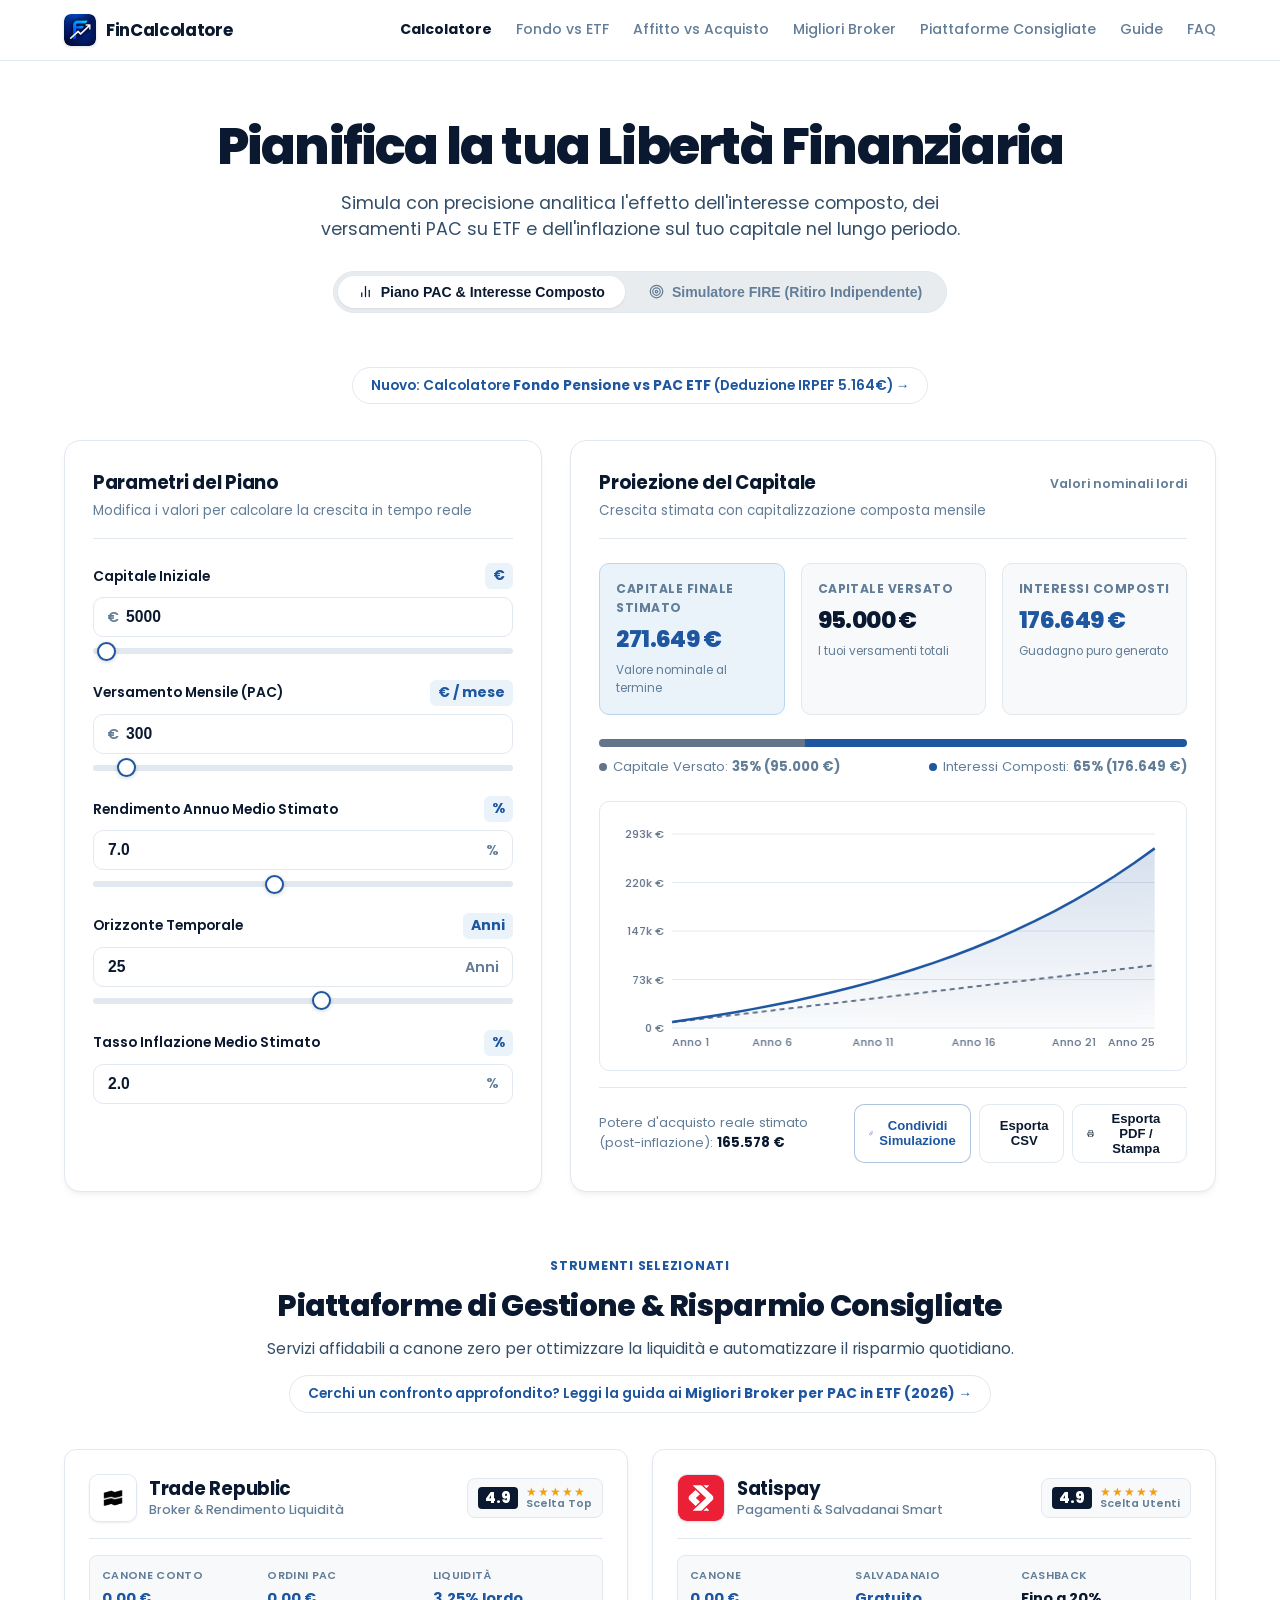
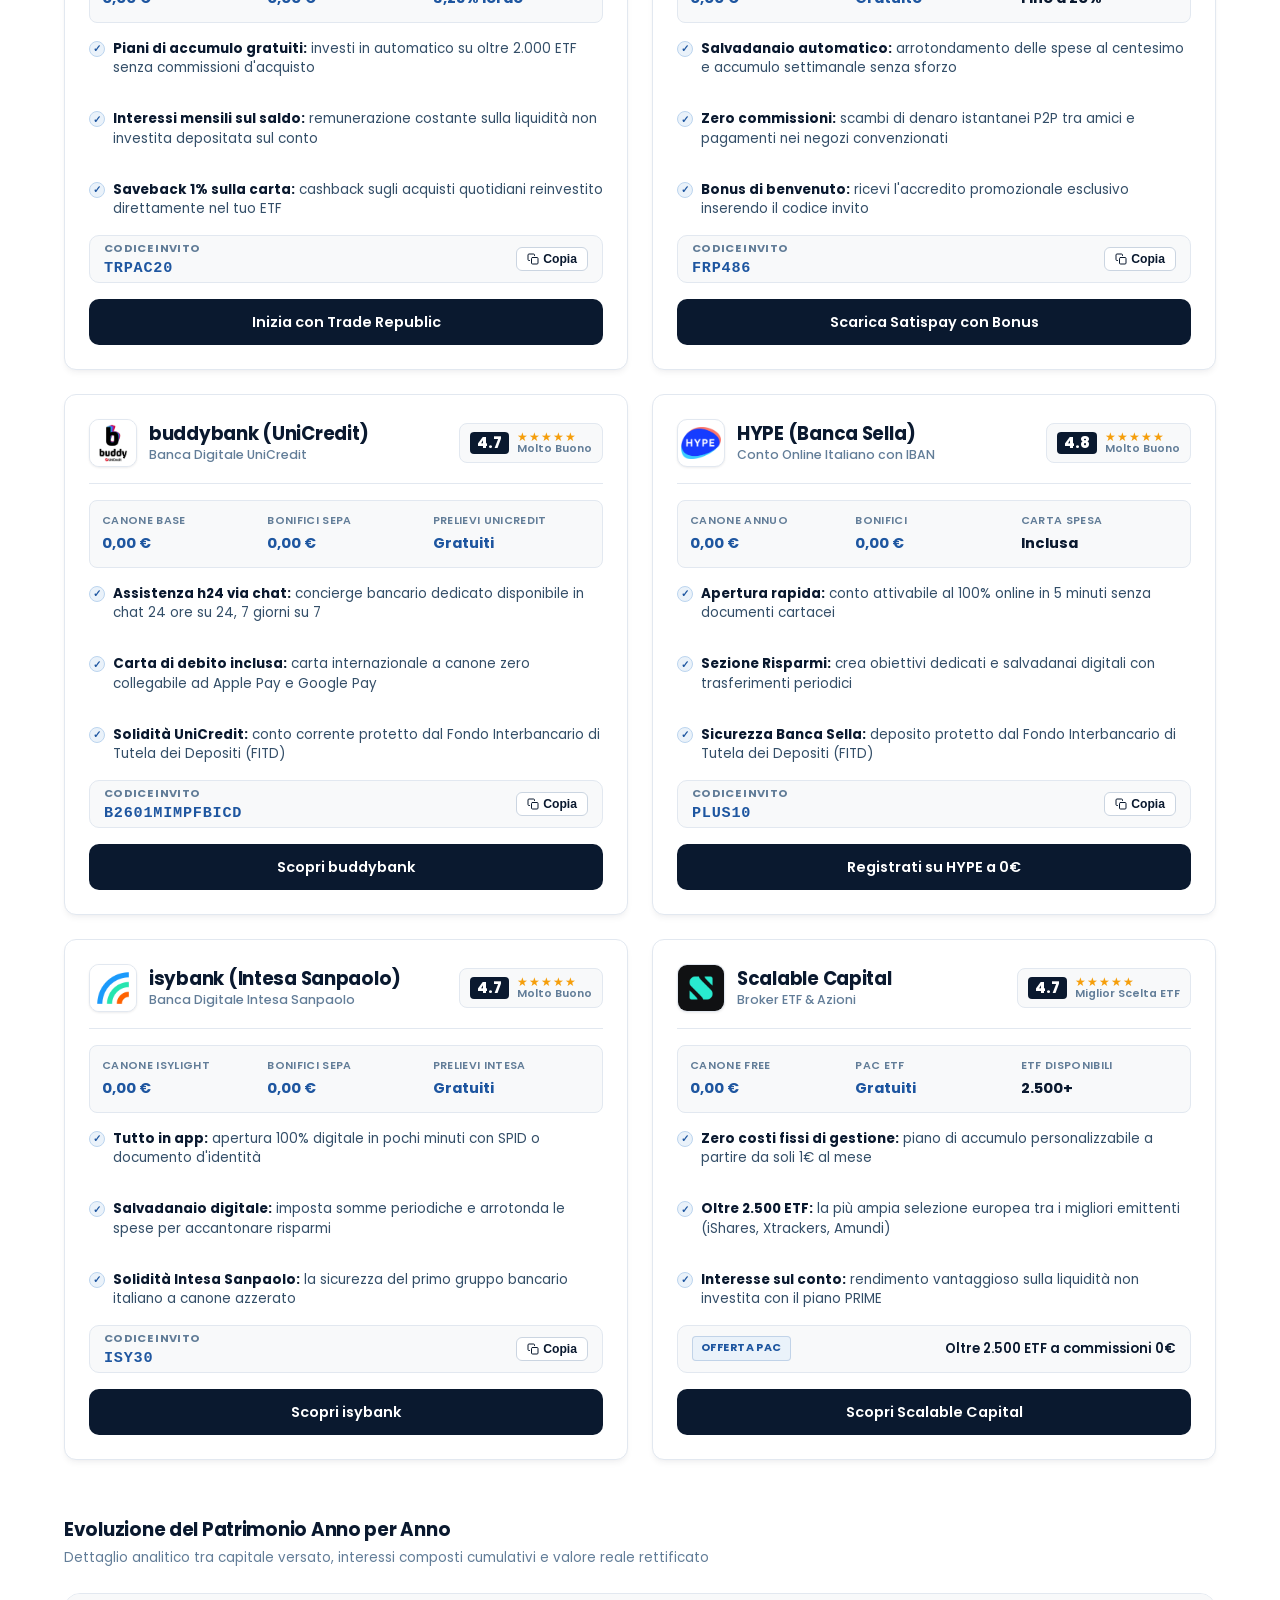
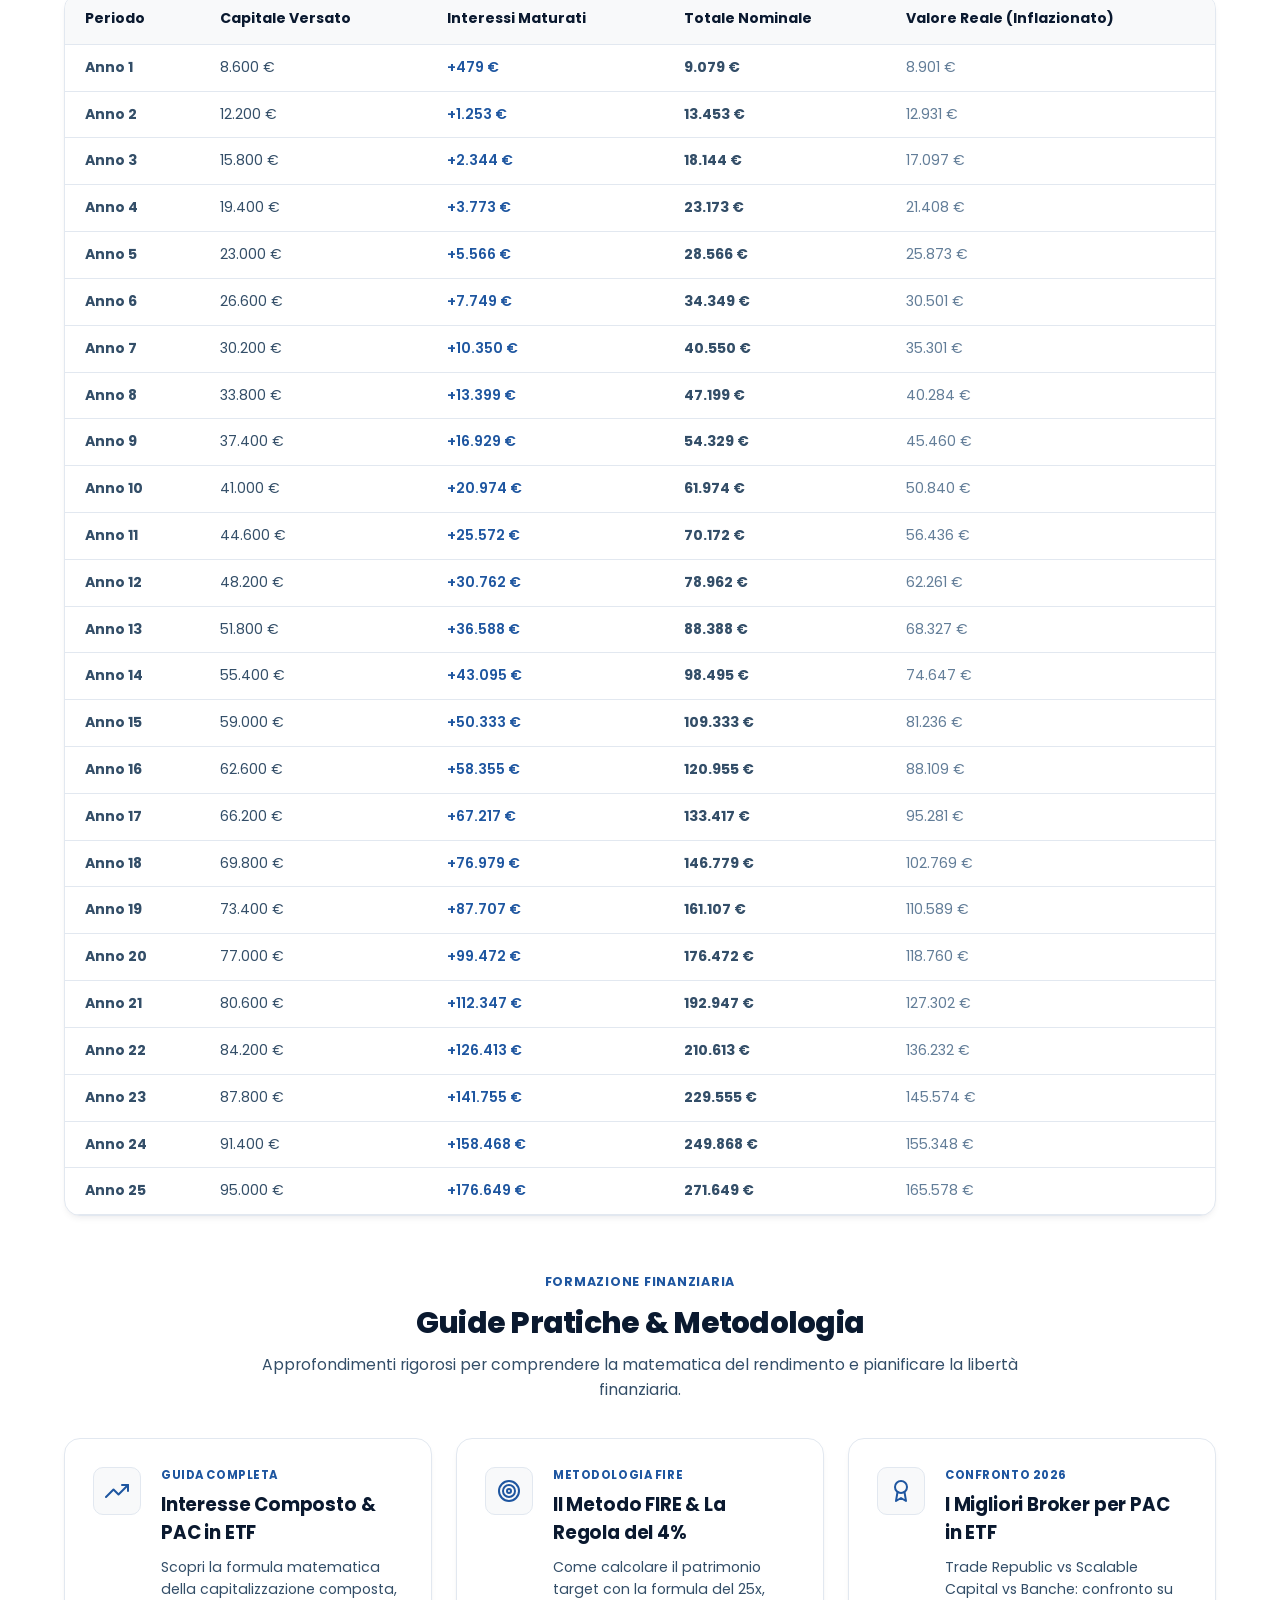
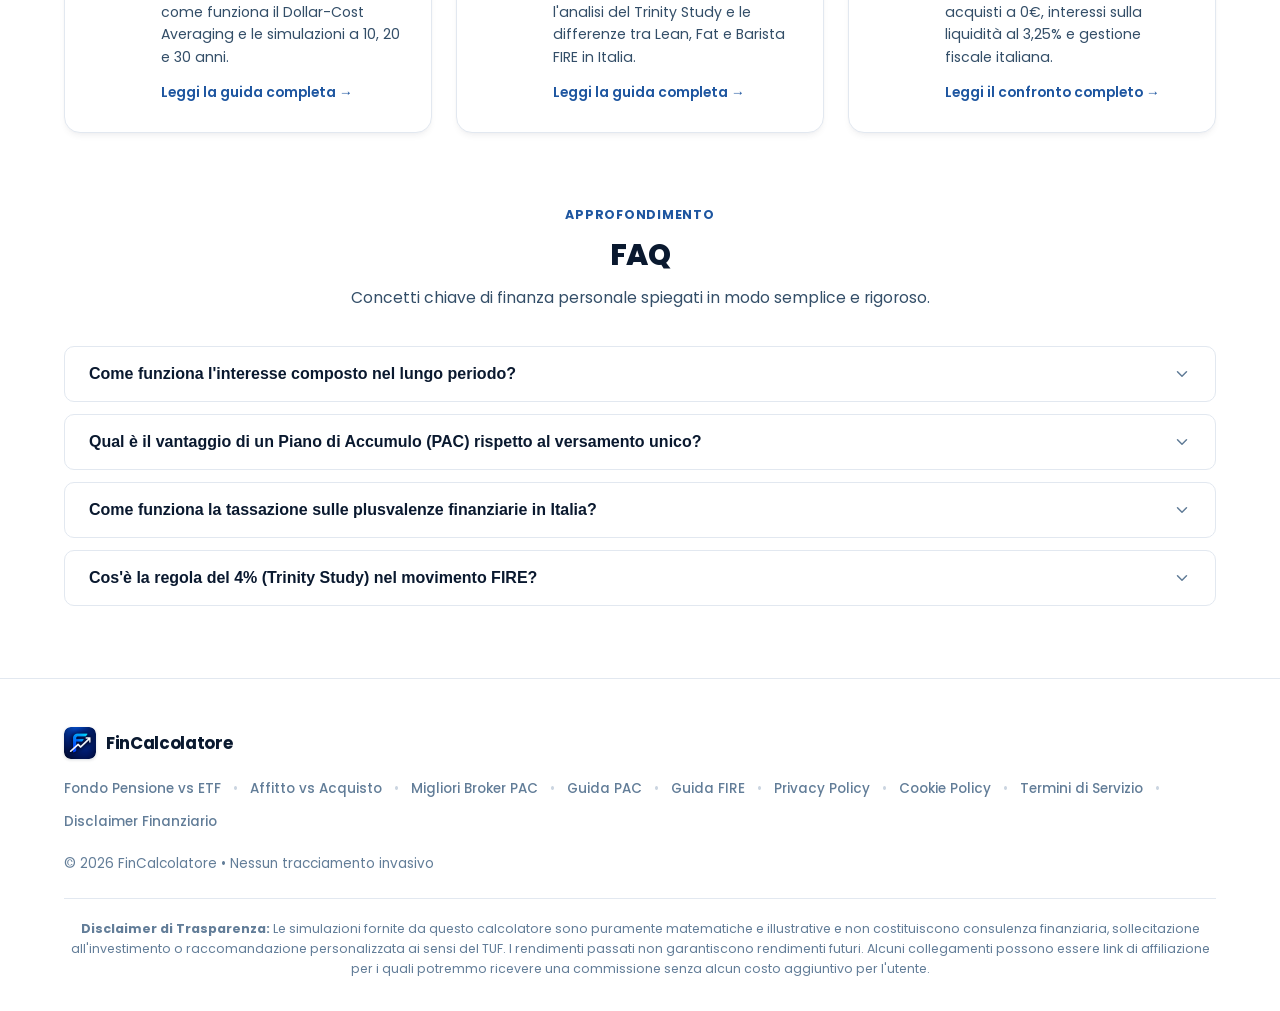
<file: index.html>
<!DOCTYPE html>
<html lang="it">
<head>
  <meta charset="UTF-8">
  <meta name="viewport" content="width=device-width, initial-scale=1.0">
  <title>FinCalcolatore Pro — Calcolo Interesse Composto, PAC ETF e Simulatore FIRE</title>
  <meta name="description" content="Simulatore finanziario indipendente per calcolare la crescita esponenziale del tuo capitale: interesse composto, Piano di Accumulo (PAC) in ETF, inflazione e target FIRE.">
  <meta name="keywords" content="calcolo interesse composto, piano accumulo pac, calcolatore fire pensione anticipata, simulatore etf, rendimento investimenti, finanza personale">
  <meta name="robots" content="index, follow">
  <link rel="canonical" href="https://fincalcolatore.vercel.app/">
  
  <!-- Open Graph / Meta Social (WhatsApp, Telegram, Reddit, LinkedIn, Facebook) -->
  <meta property="og:type" content="website">
  <meta property="og:site_name" content="FinCalcolatore">
  <meta property="og:title" content="FinCalcolatore — Calcola la Crescita del Tuo Patrimonio">
  <meta property="og:description" content="Simulatore matematico avanzato di PAC in ETF, interesse composto e libertà finanziaria (FIRE). Calcola rendimenti con tasse italiane (26%) e inflazione.">
  <meta property="og:url" content="https://fincalcolatore.vercel.app/">
  <meta property="og:image" content="https://fincalcolatore.vercel.app/assets/og-cover.png">
  <meta property="og:image:secure_url" content="https://fincalcolatore.vercel.app/assets/og-cover.png">
  <meta property="og:image:type" content="image/png">
  <meta property="og:image:width" content="1200">
  <meta property="og:image:height" content="630">
  <meta property="og:image:alt" content="FinCalcolatore - Simulatore PAC ETF & Metodo FIRE">

  <!-- Twitter / X Card -->
  <meta name="twitter:card" content="summary_large_image">
  <meta name="twitter:title" content="FinCalcolatore — Calcola la Crescita del Tuo Patrimonio">
  <meta name="twitter:description" content="Simulatore gratuito di interesse composto, PAC ETF e metodo FIRE con tassazione italiana (26%) e inflazione.">
  <meta name="twitter:image" content="https://fincalcolatore.vercel.app/assets/og-cover.png">
  
  <!-- Schema.org Structured Data per Google Rich Snippets -->
  <script type="application/ld+json">
  {
    "@context": "https://schema.org",
    "@type": "WebApplication",
    "name": "FinCalcolatore",
    "applicationCategory": "FinanceApplication",
    "operatingSystem": "All",
    "offers": {
      "@type": "Offer",
      "price": "0",
      "priceCurrency": "EUR"
    },
    "description": "Strumento per il calcolo dell'interesse composto, piani di accumulo PAC su ETF e simulatore FIRE per l'indipendenza finanziaria."
  }
  </script>

  <script type="application/ld+json">
  {
    "@context": "https://schema.org",
    "@type": "FAQPage",
    "mainEntity": [
      {
        "@type": "Question",
        "name": "Cos'è l'interesse composto?",
        "acceptedAnswer": {
          "@type": "Answer",
          "text": "L'interesse composto è il processo mediante il quale gli interessi generati da un investimento vengono reinvestiti per produrre a loro volta nuovi interessi, generando una crescita esponenziale nel lungo periodo."
        }
      },
      {
        "@type": "Question",
        "name": "Come funziona un Piano di Accumulo Capitale (PAC)?",
        "acceptedAnswer": {
          "@type": "Answer",
          "text": "Un PAC consiste nel versare periodicamente (es. ogni mese) una somma fissa su strumenti diversificati come gli ETF, sfruttando il dollar-cost averaging e riducendo l'impatto della volatilità di mercato."
        }
      },
      {
        "@type": "Question",
        "name": "Cos'è il metodo FIRE e la regola del 4%?",
        "acceptedAnswer": {
          "@type": "Answer",
          "text": "Il movimento FIRE (Financial Independence, Retire Early) prevede di accumulare un capitale pari a 25 volte le proprie spese annuali, consentendo di prelevare il 4% all'anno per vivere di rendita passiva."
        }
      }
    ]
  }
  </script>

  <!-- Google Font: Poppins -->
  <link rel="preconnect" href="https://fonts.googleapis.com">
  <link rel="preconnect" href="https://fonts.gstatic.com" crossorigin>
  <link href="https://fonts.googleapis.com/css2?family=Poppins:ital,wght@0,300;0,400;0,500;0,600;0,700;0,800;1,400;1,600&display=swap" rel="stylesheet">
  <link rel="icon" type="image/svg+xml" href="assets/logos/fincalcolatore.svg">
  <link rel="stylesheet" href="style.css?v=4.5">
</head>
<body>

  <!-- Navbar: Stile Stripe minimal -->
  <nav class="navbar">
    <div class="container nav-content">
      <a href="index.html" class="brand-logo">
        <img src="assets/logos/fincalcolatore.svg" alt="Logo FinCalcolatore" width="32" height="32" class="brand-logo-img">
        <span class="brand-title">FinCalcolatore</span>
      </a>
      <div class="nav-links">
        <a href="index.html" class="nav-link active">Calcolatore</a>
        <a href="fondo-pensione-vs-etf.html" class="nav-link">Fondo vs ETF</a>
        <a href="affitto-vs-acquisto.html" class="nav-link">Affitto vs Acquisto</a>
        <a href="migliori-broker-pac-etf-italia.html" class="nav-link">Migliori Broker</a>
        <a href="index.html#piattaforme" class="nav-link">Piattaforme Consigliate</a>
        <a href="index.html#guide" class="nav-link">Guide</a>
        <a href="index.html#guida-faq" class="nav-link">FAQ</a>
      </div>

      <!-- Hamburger Button (Mobile only) -->
      <button class="hamburger-btn" id="hamburgerBtn" type="button" aria-label="Apri menu di navigazione" aria-expanded="false" aria-controls="mobileMenu">
        <span class="hamburger-line"></span>
        <span class="hamburger-line"></span>
        <span class="hamburger-line"></span>
      </button>
    </div>

    <!-- Mobile Nav Drawer -->
    <div class="mobile-menu" id="mobileMenu" aria-hidden="true">
      <div class="mobile-menu-inner">
        <div class="mobile-menu-section-title">Strumenti & Calcolatori</div>
        <a href="#calcolatore" class="mobile-nav-link">
          <span class="mobile-nav-icon" aria-hidden="true"><svg viewBox="0 0 24 24" width="18" height="18" fill="none" stroke="currentColor" stroke-width="2" stroke-linecap="round" stroke-linejoin="round"><line x1="18" y1="20" x2="18" y2="10"></line><line x1="12" y1="20" x2="12" y2="4"></line><line x1="6" y1="20" x2="6" y2="14"></line></svg></span>
          <span>Calcolatore PAC & FIRE</span>
        </a>
        <a href="fondo-pensione-vs-etf.html" class="mobile-nav-link">
          <span class="mobile-nav-icon" aria-hidden="true"><svg viewBox="0 0 24 24" width="18" height="18" fill="none" stroke="currentColor" stroke-width="2" stroke-linecap="round" stroke-linejoin="round"><polyline points="23 6 13.5 15.5 8.5 10.5 1 18"></polyline><polyline points="17 6 23 6 23 12"></polyline></svg></span>
          <span>Fondo Pensione vs ETF (5.164€)</span>
        </a>
        <a href="affitto-vs-acquisto.html" class="mobile-nav-link">
          <span class="mobile-nav-icon" aria-hidden="true"><svg viewBox="0 0 24 24" width="18" height="18" fill="none" stroke="currentColor" stroke-width="2" stroke-linecap="round" stroke-linejoin="round"><path d="M3 9l9-7 9 7v11a2 2 0 0 1-2 2H5a2 2 0 0 1-2-2z"></path><polyline points="9 22 9 12 15 12 15 22"></polyline></svg></span>
          <span>Affitto vs Acquisto Casa</span>
        </a>
        <a href="migliori-broker-pac-etf-italia.html" class="mobile-nav-link">
          <span class="mobile-nav-icon" aria-hidden="true"><svg viewBox="0 0 24 24" width="18" height="18" fill="none" stroke="currentColor" stroke-width="2" stroke-linecap="round" stroke-linejoin="round"><circle cx="12" cy="8" r="6"></circle><path d="M15.477 12.89L17 22l-5-3-5 3 1.523-9.11"></path></svg></span>
          <span>Migliori Broker PAC (2026)</span>
        </a>

        <div class="mobile-menu-divider"></div>

        <div class="mobile-menu-section-title">Guide & Approfondimenti</div>
        <a href="guida-interesse-composto-pac.html" class="mobile-nav-link">
          <span class="mobile-nav-icon" aria-hidden="true"><svg viewBox="0 0 24 24" width="18" height="18" fill="none" stroke="currentColor" stroke-width="2" stroke-linecap="round" stroke-linejoin="round"><path d="M4 19.5A2.5 2.5 0 0 1 6.5 17H20"></path><path d="M6.5 2H20v20H6.5A2.5 2.5 0 0 1 4 19.5v-15A2.5 2.5 0 0 1 6.5 2z"></path></svg></span>
          <span>Guida Interesse Composto</span>
        </a>
        <a href="guida-metodo-fire-regola-4-percento.html" class="mobile-nav-link">
          <span class="mobile-nav-icon" aria-hidden="true"><svg viewBox="0 0 24 24" width="18" height="18" fill="none" stroke="currentColor" stroke-width="2" stroke-linecap="round" stroke-linejoin="round"><circle cx="12" cy="12" r="10"></circle><circle cx="12" cy="12" r="6"></circle><circle cx="12" cy="12" r="2"></circle></svg></span>
          <span>Guida Metodo FIRE (Regola 4%)</span>
        </a>
        <a href="#piattaforme" class="mobile-nav-link">
          <span class="mobile-nav-icon" aria-hidden="true"><svg viewBox="0 0 24 24" width="18" height="18" fill="none" stroke="currentColor" stroke-width="2" stroke-linecap="round" stroke-linejoin="round"><polygon points="12 2 15.09 8.26 22 9.27 17 14.14 18.18 21.02 12 17.77 5.82 21.02 7 14.14 2 9.27 8.91 8.26 12 2"></polygon></svg></span>
          <span>Piattaforme Consigliate</span>
        </a>
        <a href="#guida-faq" class="mobile-nav-link">
          <span class="mobile-nav-icon" aria-hidden="true"><svg viewBox="0 0 24 24" width="18" height="18" fill="none" stroke="currentColor" stroke-width="2" stroke-linecap="round" stroke-linejoin="round"><circle cx="12" cy="12" r="10"></circle><path d="M9.09 9a3 3 0 0 1 5.83 1c0 2-3 3-3 3"></path><line x1="12" y1="17" x2="12.01" y2="17"></line></svg></span>
          <span>Domande Frequenti (FAQ)</span>
        </a>
      </div>
    </div>
  </nav>

  <!-- Mobile Menu Backdrop -->
  <div class="mobile-menu-backdrop" id="mobileMenuBackdrop" aria-hidden="true"></div>

  <!-- Hero Section -->
  <header class="hero">
    <div class="container">

      <h1 class="hero-title">Pianifica la tua Libertà Finanziaria</h1>
      <p class="hero-subtitle">
        Simula con precisione analitica l'effetto dell'interesse composto, dei versamenti PAC su ETF e dell'inflazione sul tuo capitale nel lungo periodo.
      </p>

      <!-- Segmented Tabs Control -->
      <div class="segmented-control">
        <button class="segmented-btn active" data-tab="pac">
          <svg width="15" height="15" viewBox="0 0 24 24" fill="none" stroke="currentColor" stroke-width="2" stroke-linecap="round" stroke-linejoin="round">
            <line x1="18" y1="20" x2="18" y2="10"></line>
            <line x1="12" y1="20" x2="12" y2="4"></line>
            <line x1="6" y1="20" x2="6" y2="14"></line>
          </svg>
          <span class="tab-label-full">Piano PAC & Interesse Composto</span>
          <span class="tab-label-short">Calcolatore PAC</span>
        </button>
        <button class="segmented-btn" data-tab="fire">
          <svg width="15" height="15" viewBox="0 0 24 24" fill="none" stroke="currentColor" stroke-width="2" stroke-linecap="round" stroke-linejoin="round">
            <circle cx="12" cy="12" r="10"></circle>
            <circle cx="12" cy="12" r="6"></circle>
            <circle cx="12" cy="12" r="2"></circle>
          </svg>
          <span class="tab-label-full">Simulatore FIRE (Ritiro Indipendente)</span>
          <span class="tab-label-short">Simulatore FIRE</span>
        </button>
      </div>

      <!-- Banner rapido al nuovo strumento Fondo Pensione vs ETF -->
      <div class="hero-callout-wrap">
        <a href="fondo-pensione-vs-etf.html" class="hero-callout-pill">
          <span>Nuovo: Calcolatore <strong>Fondo Pensione vs PAC ETF</strong> (Deduzione IRPEF 5.164€) →</span>
        </a>
      </div>
    </div>
  </header>

  <main class="container" id="calcolatore">

    <!-- SEZIONE 1: CALCOLATORE PAC & INTERESSE COMPOSTO -->
    <div id="sectionPac" class="calc-section">
      <div class="dashboard-grid">
        
        <!-- Colonna Sinistra: Controlli -->
        <div class="card">
          <div class="card-header">
            <h2 class="card-title">Parametri del Piano</h2>
            <p class="card-desc">Modifica i valori per calcolare la crescita in tempo reale</p>
          </div>

          <div class="pac-inputs-wrap">
            <!-- Capitale Iniziale -->
            <div class="form-group">
              <div class="label-row">
                <label for="initialCapital" class="input-label">Capitale Iniziale</label>
                <span class="input-val-tag">€</span>
              </div>
              <div class="input-field-wrapper">
                <span class="input-prefix">€</span>
                <input type="number" id="initialCapital" class="text-input has-prefix tabular-nums" value="5000" min="0" step="500">
              </div>
              <input type="range" id="initialCapitalRange" class="range-slider" min="0" max="500000" step="1000" value="5000">
            </div>

            <!-- Versamento Mensile PAC -->
            <div class="form-group">
              <div class="label-row">
                <label for="monthlyContribution" class="input-label">Versamento Mensile (PAC)</label>
                <span class="input-val-tag">€ / mese</span>
              </div>
              <div class="input-field-wrapper">
                <span class="input-prefix">€</span>
                <input type="number" id="monthlyContribution" class="text-input has-prefix tabular-nums" value="300" min="0" step="50">
              </div>
              <input type="range" id="monthlyRange" class="range-slider" min="0" max="5000" step="50" value="300">
            </div>

            <!-- Rendimento Annuo Stimato -->
            <div class="form-group">
              <div class="label-row">
                <label for="annualReturn" class="input-label">Rendimento Annuo Medio Stimato</label>
                <span class="input-val-tag">%</span>
              </div>
              <div class="input-field-wrapper">
                <input type="number" id="annualReturn" class="text-input has-suffix tabular-nums" value="7.0" min="0.1" max="25" step="0.1">
                <span class="input-suffix">%</span>
              </div>
              <input type="range" id="returnRange" class="range-slider" min="1" max="15" step="0.1" value="7.0">
            </div>

            <!-- Orizzonte Temporale (Anni) -->
            <div class="form-group">
              <div class="label-row">
                <label for="years" class="input-label">Orizzonte Temporale</label>
                <span class="input-val-tag">Anni</span>
              </div>
              <div class="input-field-wrapper">
                <input type="number" id="years" class="text-input has-suffix tabular-nums" value="25" min="1" max="50" step="1">
                <span class="input-suffix">Anni</span>
              </div>
              <input type="range" id="yearsRange" class="range-slider" min="1" max="45" step="1" value="25">
            </div>

            <!-- Tasso Inflazione -->
            <div class="form-group">
              <div class="label-row">
                <label for="inflationRate" class="input-label">Tasso Inflazione Medio Stimato</label>
                <span class="input-val-tag">%</span>
              </div>
              <div class="input-field-wrapper">
                <input type="number" id="inflationRate" class="text-input has-suffix tabular-nums" value="2.0" min="0" max="10" step="0.1">
                <span class="input-suffix">%</span>
              </div>
            </div>
          </div>
        </div>

        <!-- Colonna Destra: Risultati KPI e Grafico con Tooltip -->
        <div class="card">
          <div class="card-header">
            <div class="card-title-row">
              <h2 class="card-title">Proiezione del Capitale</h2>
              <span style="font-size: 0.78rem; font-weight: 600; color: var(--text-muted);">Valori nominali lordi</span>
            </div>
            <p class="card-desc">Crescita stimata con capitalizzazione composta mensile</p>
          </div>

          <!-- KPI Grid -->
          <div class="kpi-cards-grid">
            <div class="kpi-stat-card featured">
              <div class="kpi-stat-label">Capitale Finale Stimato</div>
              <div class="kpi-stat-val emerald tabular-nums" id="kpiFinalTotal">€ 0</div>
              <div class="kpi-stat-sub">Valore nominale al termine</div>
            </div>
            <div class="kpi-stat-card">
              <div class="kpi-stat-label">Capitale Versato</div>
              <div class="kpi-stat-val tabular-nums" id="kpiTotalContributed">€ 0</div>
              <div class="kpi-stat-sub">I tuoi versamenti totali</div>
            </div>
            <div class="kpi-stat-card">
              <div class="kpi-stat-label">Interessi Composti</div>
              <div class="kpi-stat-val indigo tabular-nums" id="kpiInterestEarned">€ 0</div>
              <div class="kpi-stat-sub">Guadagno puro generato</div>
            </div>
          </div>

          <!-- Breakdown Progress Bar -->
          <div class="progress-breakdown">
            <div class="progress-track">
              <div id="barPrincipal" class="progress-fill" style="width: 50%;"></div>
              <div id="barInterest" class="progress-fill" style="width: 50%;"></div>
            </div>
            <div class="progress-legend">
              <span class="legend-marker">
                <span class="dot-indicator dot-principal"></span>
                <span>Capitale Versato: <strong id="pctPrincipal" class="tabular-nums">0%</strong></span>
              </span>
              <span class="legend-marker">
                <span class="dot-indicator dot-interest"></span>
                <span>Interessi Composti: <strong id="pctInterest" class="tabular-nums">0%</strong></span>
              </span>
            </div>
          </div>

          <!-- Canvas Chart Area con Floating Tooltip -->
          <div class="chart-card-area">
            <canvas id="wealthChart"></canvas>
            <div id="chartTooltip" class="chart-tooltip"></div>
          </div>

          <!-- Footer Actions & Inflazione -->
          <div class="dashboard-actions-row">
            <span class="real-purchasing-note">
              Potere d'acquisto reale stimato (post-inflazione): <strong id="kpiRealValue" class="tabular-nums" style="color: var(--text-heading);">€ 0</strong>
            </span>
            <div class="btn-group">
              <button id="btnShareSimulation" class="btn-outline btn-share" title="Copia link condivisibile con questi parametri">
                <svg width="14" height="14" viewBox="0 0 24 24" fill="none" stroke="currentColor" stroke-width="2" stroke-linecap="round" stroke-linejoin="round">
                  <path d="M10 13a5 5 0 0 0 7.54.54l3-3a5 5 0 0 0-7.07-7.07l-1.72 1.71"></path>
                  <path d="M14 11a5 5 0 0 0-7.54-.54l-3 3a5 5 0 0 0 7.07 7.07l1.71-1.71"></path>
                </svg>
                <span>Condividi Simulazione</span>
              </button>
              <button id="btnExportCsv" class="btn-outline">
                <svg width="14" height="14" viewBox="0 0 24 24" fill="none" stroke="currentColor" stroke-width="2" stroke-linecap="round" stroke-linejoin="round">
                  <path d="M21 15v4a2 2 0 0 1-2 2H5a2 2 0 0 1-2-2v-4"></path>
                  <polyline points="7 10 12 15 17 10"></polyline>
                  <line x1="12" y1="15" x2="12" y2="3"></line>
                </svg>
                Esporta CSV
              </button>
              <button id="btnPrintPdf" class="btn-outline" title="Scarica o stampa il report PDF della simulazione">
                <svg width="14" height="14" viewBox="0 0 24 24" fill="none" stroke="currentColor" stroke-width="2" stroke-linecap="round" stroke-linejoin="round">
                  <polyline points="6 9 6 2 18 2 18 9"></polyline>
                  <path d="M6 18H4a2 2 0 0 1-2-2v-5a2 2 0 0 1 2-2h16a2 2 0 0 1 2 2v5a2 2 0 0 1-2 2h-2"></path>
                  <rect x="6" y="14" width="12" height="8"></rect>
                </svg>
                Esporta PDF / Stampa
              </button>
            </div>
          </div>

        </div>

      </div>
    </div>

    <!-- SEZIONE 2: SIMULATORE FIRE -->
    <div id="sectionFire" class="calc-section" style="display: none;">
      <div class="dashboard-grid">
        <div class="card">
          <div class="card-header">
            <h2 class="card-title">Parametri Indipendenza Finanziaria (FIRE)</h2>
            <p class="card-desc">Calcola quando il tuo capitale genererà una rendita passiva sufficiente per coprire le spese</p>
          </div>

          <div class="fire-inputs-wrap">
            <div class="form-group">
              <div class="label-row">
                <label for="fireExpenses" class="input-label">Spese Mensili Previste nel Ritiro</label>
                <span class="input-val-tag">€ / mese</span>
              </div>
              <div class="input-field-wrapper">
                <span class="input-prefix">€</span>
                <input type="number" id="fireExpenses" class="text-input has-prefix tabular-nums" value="1500" min="500" step="100">
              </div>
            </div>

            <!-- Selettore Orizzonte Temporale del Ritiro -->
            <div class="form-group">
              <div class="label-row">
                <label class="input-label">Orizzonte Temporale del Ritiro</label>
                <span class="input-val-tag" id="horizonLabelTag">30 Anni</span>
              </div>
              <div class="horizon-pills-wrap" id="horizonPills">
                <button type="button" class="horizon-pill-btn active" data-swr="4.0" data-years="30">
                  <span>30 Anni (Trinity)</span>
                  <span class="horizon-pill-swr">4.0%</span>
                </button>
                <button type="button" class="horizon-pill-btn" data-swr="3.5" data-years="40">
                  <span>40 Anni (FIRE)</span>
                  <span class="horizon-pill-swr">3.5%</span>
                </button>
                <button type="button" class="horizon-pill-btn" data-swr="3.2" data-years="50">
                  <span>50+ Anni (Ultra-sicuro)</span>
                  <span class="horizon-pill-swr">3.2%</span>
                </button>
              </div>
            </div>

            <div class="form-group" style="margin-bottom: 0;">
              <div class="label-row">
                <label for="fireSwr" class="input-label">Tasso di Prelievo Sostenibile (SWR Personalizzato)</label>
                <span class="input-val-tag">%</span>
              </div>
              <div class="input-field-wrapper">
                <input type="number" id="fireSwr" class="text-input tabular-nums" value="4.0" min="2.0" max="6.0" step="0.1">
              </div>
              <div style="font-size: 0.76rem; color: var(--text-muted); margin-top: 6px;">
                Seleziona uno scaglione sopra o digita liberamente la percentuale.
              </div>
            </div>
          </div>
        </div>

        <div class="card">
          <div class="card-header">
            <h2 class="card-title">Il tuo Obiettivo di Capitale</h2>
            <p class="card-desc">Patrimonio target per raggiungere la libertà finanziaria</p>
          </div>

          <div class="kpi-cards-grid">
            <div class="kpi-stat-card featured">
              <div class="kpi-stat-label">FIRE Number Necessario</div>
              <div class="kpi-stat-val emerald tabular-nums" id="fireNumberKpi">€ 450.000</div>
              <div class="kpi-stat-sub" id="fireMultiplierSub">25.0x le tue spese annuali</div>
            </div>
            <div class="kpi-stat-card">
              <div class="kpi-stat-label">Tempo Stimato al Target</div>
              <div class="kpi-stat-val tabular-nums" id="fireYearsKpi">-- Anni</div>
              <div class="kpi-stat-sub">Ai ritmi di risparmio attuali</div>
            </div>
            <div class="kpi-stat-card">
              <div class="kpi-stat-label">Rendita Mensile Passiva</div>
              <div class="kpi-stat-val indigo tabular-nums" id="fireMonthlyPassiveKpi">€ 1.500 / m</div>
              <div class="kpi-stat-sub">Prelievo mensile continuo</div>
            </div>
          </div>

          <div style="background: var(--bg-subtle); padding: 14px 16px; border-radius: var(--radius-md); border: 1px solid var(--border-light); font-size: 0.85rem; color: var(--text-body); line-height: 1.5;">
            <strong>Nota di ottimizzazione:</strong> Incrementare il risparmio mensile o ridurre le spese previste produce un duplice effetto: abbassa la cifra necessaria per il ritiro e accorcia significativamente gli anni di accumulo.
          </div>

          <!-- Callout Rischio di Sequenza dei Rendimenti (SORR) -->
          <div class="sorr-callout-card">
            <div class="sorr-callout-header">
              <svg width="18" height="18" viewBox="0 0 24 24" fill="none" stroke="currentColor" stroke-width="2" stroke-linecap="round" stroke-linejoin="round">
                <circle cx="12" cy="12" r="10"></circle>
                <line x1="12" y1="8" x2="12" y2="12"></line>
                <line x1="12" y1="16" x2="12.01" y2="16"></line>
              </svg>
              <span>Rischio di Sequenza dei Rendimenti (SORR) & Regola del 4%</span>
            </div>
            <p style="margin: 0;">
              La celebre <em>Regola del 4%</em> (Trinity Study) è nata su dati USA per un orizzonte di <strong>30 anni</strong>. Nel FIRE anticipato (es. a 40 o 50 anni), il rischio principale non è il rendimento medio trentennale, ma l'<strong>ordine in cui arrivano i rendimenti nei primi anni di rendita</strong>: un crollo prolungato all'inizio del decumulo intacca il capitale irreversibilmente. Per orizzonti di 40–50 anni o per assorbire la tassazione italiana (26%), gli esperti consigliano un prelievo prudenziale tra il <strong>3,2% e il 3,5%</strong>.
            </p>
          </div>

          <!-- Actions Row FIRE -->
          <div class="dashboard-actions-row" style="margin-top: 20px;">
            <span class="real-purchasing-note">
              Calcolo basato sulla regola del 4% (Trinity Study)
            </span>
            <div class="btn-group">
              <button id="btnShareFire" class="btn-outline btn-share" title="Copia link condivisibile per questo obiettivo FIRE">
                <svg width="14" height="14" viewBox="0 0 24 24" fill="none" stroke="currentColor" stroke-width="2" stroke-linecap="round" stroke-linejoin="round">
                  <path d="M10 13a5 5 0 0 0 7.54.54l3-3a5 5 0 0 0-7.07-7.07l-1.72 1.71"></path>
                  <path d="M14 11a5 5 0 0 0-7.54-.54l-3 3a5 5 0 0 0 7.07 7.07l1.71-1.71"></path>
                </svg>
                <span>Condividi Simulazione FIRE</span>
              </button>
              <button id="btnPrintFire" class="btn-outline" title="Scarica o stampa il report PDF della simulazione">
                <svg width="14" height="14" viewBox="0 0 24 24" fill="none" stroke="currentColor" stroke-width="2" stroke-linecap="round" stroke-linejoin="round">
                  <polyline points="6 9 6 2 18 2 18 9"></polyline>
                  <path d="M6 18H4a2 2 0 0 1-2-2v-5a2 2 0 0 1 2-2h16a2 2 0 0 1 2 2v5a2 2 0 0 1-2 2h-2"></path>
                  <rect x="6" y="14" width="12" height="8"></rect>
                </svg>
                <span>Esporta PDF / Stampa</span>
              </button>
            </div>
          </div>
        </div>
      </div>
    </div>

    <!-- SEZIONE MONETIZZAZIONE: PIATTAFORME DI GESTIONE & RISPARMIO (STRIPE CONNECT STYLE) -->
    <section class="partners-section" id="piattaforme">
      <div class="section-title-wrap">
        <div class="section-overline">Strumenti Selezionati</div>
        <h2 class="section-main-heading">Piattaforme di Gestione & Risparmio Consigliate</h2>
        <p class="section-subtext">
          Servizi affidabili a canone zero per ottimizzare la liquidità e automatizzare il risparmio quotidiano.
        </p>
        <div class="hero-callout-wrap" style="margin-top: 14px;">
          <a href="migliori-broker-pac-etf-italia.html" class="hero-callout-pill">
            <span>Cerchi un confronto approfondito? Leggi la guida ai <strong>Migliori Broker per PAC in ETF (2026)</strong> →</span>
          </a>
        </div>
      </div>

      <!-- Griglia Partner dinamica e statica -->
      <div class="partners-grid" id="affiliatesGrid">
        <!-- Trade Republic -->
        <div class="partner-card" data-partner-id="trade_republic">
          <div class="partner-topline-header">
            <div class="partner-brand-group">
              <div class="partner-logo-square">
                <img src="assets/logos/trade-republic.jpg" alt="Logo Trade Republic" class="partner-logo-img">
              </div>
              <div class="partner-title-group">
                <h3 class="partner-name">Trade Republic</h3>
                <span class="partner-category-sub">Broker & Rendimento Liquidità</span>
              </div>
            </div>
            <div class="justetf-rating-box">
              <span class="rating-score-badge">4.9</span>
              <div class="rating-text-group">
                <span class="rating-stars">★★★★★</span>
                <span class="rating-label">Scelta Top</span>
              </div>
            </div>
          </div>

          <div class="partner-specs-grid">
            <div class="spec-item">
              <span class="spec-label">Canone Conto</span>
              <span class="spec-value highlight-green">0,00 €</span>
            </div>
            <div class="spec-item">
              <span class="spec-label">Ordini PAC</span>
              <span class="spec-value highlight-green">0,00 €</span>
            </div>
            <div class="spec-item">
              <span class="spec-label">Liquidità</span>
              <span class="spec-value highlight-green">3,25% lordo</span>
            </div>
          </div>

          <ul class="partner-pros-list">
            <li class="partner-pro-item">
              <span class="pro-check-icon">✓</span>
              <span><strong>Piani di accumulo gratuiti:</strong> investi in automatico su oltre 2.000 ETF senza commissioni d'acquisto</span>
            </li>
            <li class="partner-pro-item">
              <span class="pro-check-icon">✓</span>
              <span><strong>Interessi mensili sul saldo:</strong> remunerazione costante sulla liquidità non investita depositata sul conto</span>
            </li>
            <li class="partner-pro-item">
              <span class="pro-check-icon">✓</span>
              <span><strong>Saveback 1% sulla carta:</strong> cashback sugli acquisti quotidiani reinvestito direttamente nel tuo ETF</span>
            </li>
          </ul>

          <div class="partner-perk-container">
            <div class="promo-code-container">
              <div class="promo-code-info">
                <span class="promo-code-label">Codice Invito</span>
                <span class="promo-code-val" id="code_trade_republicVal">TRPAC20</span>
              </div>
              <button class="btn-copy-code" data-copy-target="code_trade_republicVal" title="Copia codice">
                <svg width="12" height="12" viewBox="0 0 24 24" fill="none" stroke="currentColor" stroke-width="2" stroke-linecap="round" stroke-linejoin="round">
                  <rect x="9" y="9" width="13" height="13" rx="2" ry="2"></rect>
                  <path d="M5 15H4a2 2 0 0 1-2-2V4a2 2 0 0 1 2-2h9a2 2 0 0 1 2 2v1"></path>
                </svg>
                Copia
              </button>
            </div>
          </div>

          <a href="https://traderepublic.com/" target="_blank" rel="noopener sponsored" class="btn-partner-action">
            Inizia con Trade Republic
          </a>
        </div>

        <!-- Satispay -->
        <div class="partner-card" data-partner-id="satispay">
          <div class="partner-topline-header">
            <div class="partner-brand-group">
              <div class="partner-logo-square">
                <img src="assets/logos/satispay.svg" alt="Logo Satispay" class="partner-logo-img">
              </div>
              <div class="partner-title-group">
                <h3 class="partner-name">Satispay</h3>
                <span class="partner-category-sub">Pagamenti & Salvadanai Smart</span>
              </div>
            </div>
            <div class="justetf-rating-box">
              <span class="rating-score-badge">4.9</span>
              <div class="rating-text-group">
                <span class="rating-stars">★★★★★</span>
                <span class="rating-label">Scelta Utenti</span>
              </div>
            </div>
          </div>

          <div class="partner-specs-grid">
            <div class="spec-item">
              <span class="spec-label">Canone</span>
              <span class="spec-value highlight-green">0,00 €</span>
            </div>
            <div class="spec-item">
              <span class="spec-label">Salvadanaio</span>
              <span class="spec-value highlight-green">Gratuito</span>
            </div>
            <div class="spec-item">
              <span class="spec-label">Cashback</span>
              <span class="spec-value">Fino a 20%</span>
            </div>
          </div>

          <ul class="partner-pros-list">
            <li class="partner-pro-item">
              <span class="pro-check-icon">✓</span>
              <span><strong>Salvadanaio automatico:</strong> arrotondamento delle spese al centesimo e accumulo settimanale senza sforzo</span>
            </li>
            <li class="partner-pro-item">
              <span class="pro-check-icon">✓</span>
              <span><strong>Zero commissioni:</strong> scambi di denaro istantanei P2P tra amici e pagamenti nei negozi convenzionati</span>
            </li>
            <li class="partner-pro-item">
              <span class="pro-check-icon">✓</span>
              <span><strong>Bonus di benvenuto:</strong> ricevi l'accredito promozionale esclusivo inserendo il codice invito</span>
            </li>
          </ul>

          <div class="partner-perk-container">
            <div class="promo-code-container">
              <div class="promo-code-info">
                <span class="promo-code-label">Codice Invito</span>
                <span class="promo-code-val" id="code_satispayVal">FRP486</span>
              </div>
              <button class="btn-copy-code" data-copy-target="code_satispayVal" title="Copia codice">
                <svg width="12" height="12" viewBox="0 0 24 24" fill="none" stroke="currentColor" stroke-width="2" stroke-linecap="round" stroke-linejoin="round">
                  <rect x="9" y="9" width="13" height="13" rx="2" ry="2"></rect>
                  <path d="M5 15H4a2 2 0 0 1-2-2V4a2 2 0 0 1 2-2h9a2 2 0 0 1 2 2v1"></path>
                </svg>
                Copia
              </button>
            </div>
          </div>

          <a href="https://web.satispay.com/promocode/249c9a89-2d95-4be2-97be-635827f1ce91" target="_blank" rel="noopener sponsored" class="btn-partner-action">
            Scarica Satispay con Bonus
          </a>
        </div>

        <!-- buddybank (UniCredit) -->
        <div class="partner-card" data-partner-id="buddybank">
          <div class="partner-topline-header">
            <div class="partner-brand-group">
              <div class="partner-logo-square">
                <img src="assets/logos/buddybank.jpg" alt="Logo buddybank (UniCredit)" class="partner-logo-img">
              </div>
              <div class="partner-title-group">
                <h3 class="partner-name">buddybank (UniCredit)</h3>
                <span class="partner-category-sub">Banca Digitale UniCredit</span>
              </div>
            </div>
            <div class="justetf-rating-box">
              <span class="rating-score-badge">4.7</span>
              <div class="rating-text-group">
                <span class="rating-stars">★★★★★</span>
                <span class="rating-label">Molto Buono</span>
              </div>
            </div>
          </div>

          <div class="partner-specs-grid">
            <div class="spec-item">
              <span class="spec-label">Canone Base</span>
              <span class="spec-value highlight-green">0,00 €</span>
            </div>
            <div class="spec-item">
              <span class="spec-label">Bonifici SEPA</span>
              <span class="spec-value highlight-green">0,00 €</span>
            </div>
            <div class="spec-item">
              <span class="spec-label">Prelievi UniCredit</span>
              <span class="spec-value highlight-green">Gratuiti</span>
            </div>
          </div>

          <ul class="partner-pros-list">
            <li class="partner-pro-item">
              <span class="pro-check-icon">✓</span>
              <span><strong>Assistenza h24 via chat:</strong> concierge bancario dedicato disponibile in chat 24 ore su 24, 7 giorni su 7</span>
            </li>
            <li class="partner-pro-item">
              <span class="pro-check-icon">✓</span>
              <span><strong>Carta di debito inclusa:</strong> carta internazionale a canone zero collegabile ad Apple Pay e Google Pay</span>
            </li>
            <li class="partner-pro-item">
              <span class="pro-check-icon">✓</span>
              <span><strong>Solidità UniCredit:</strong> conto corrente protetto dal Fondo Interbancario di Tutela dei Depositi (FITD)</span>
            </li>
          </ul>

          <div class="partner-perk-container">
            <div class="promo-code-container">
              <div class="promo-code-info">
                <span class="promo-code-label">Codice Invito (Guadagni 80€)</span>
                <span class="promo-code-val" id="code_buddybankVal">B2601MIMPFBICD</span>
              </div>
              <button class="btn-copy-code" data-copy-target="code_buddybankVal" title="Copia codice">
                <svg width="12" height="12" viewBox="0 0 24 24" fill="none" stroke="currentColor" stroke-width="2" stroke-linecap="round" stroke-linejoin="round">
                  <rect x="9" y="9" width="13" height="13" rx="2" ry="2"></rect>
                  <path d="M5 15H4a2 2 0 0 1-2-2V4a2 2 0 0 1 2-2h9a2 2 0 0 1 2 2v1"></path>
                </svg>
                Copia
              </button>
            </div>
          </div>

          <a href="https://www.buddybank.com/" target="_blank" rel="noopener sponsored" class="btn-partner-action">
            Scopri buddybank
          </a>
        </div>

        <!-- HYPE (Banca Sella) -->
        <div class="partner-card" data-partner-id="hype">
          <div class="partner-topline-header">
            <div class="partner-brand-group">
              <div class="partner-logo-square">
                <img src="assets/logos/hype.png" alt="Logo HYPE (Banca Sella)" class="partner-logo-img" style="padding: 3px;">
              </div>
              <div class="partner-title-group">
                <h3 class="partner-name">HYPE (Banca Sella)</h3>
                <span class="partner-category-sub">Conto Online Italiano con IBAN</span>
              </div>
            </div>
            <div class="justetf-rating-box">
              <span class="rating-score-badge">4.8</span>
              <div class="rating-text-group">
                <span class="rating-stars">★★★★★</span>
                <span class="rating-label">Molto Buono</span>
              </div>
            </div>
          </div>

          <div class="partner-specs-grid">
            <div class="spec-item">
              <span class="spec-label">Canone Annuo</span>
              <span class="spec-value highlight-green">0,00 €</span>
            </div>
            <div class="spec-item">
              <span class="spec-label">Bonifici</span>
              <span class="spec-value highlight-green">0,00 €</span>
            </div>
            <div class="spec-item">
              <span class="spec-label">Carta Spesa</span>
              <span class="spec-value">Inclusa</span>
            </div>
          </div>

          <ul class="partner-pros-list">
            <li class="partner-pro-item">
              <span class="pro-check-icon">✓</span>
              <span><strong>Apertura rapida:</strong> conto attivabile al 100% online in 5 minuti senza documenti cartacei</span>
            </li>
            <li class="partner-pro-item">
              <span class="pro-check-icon">✓</span>
              <span><strong>Sezione Risparmi:</strong> crea obiettivi dedicati e salvadanai digitali con trasferimenti periodici</span>
            </li>
            <li class="partner-pro-item">
              <span class="pro-check-icon">✓</span>
              <span><strong>Sicurezza Banca Sella:</strong> deposito protetto dal Fondo Interbancario di Tutela dei Depositi (FITD)</span>
            </li>
          </ul>

          <div class="partner-perk-container">
            <div class="promo-code-container">
              <div class="promo-code-info">
                <span class="promo-code-label">Codice Invito</span>
                <span class="promo-code-val" id="code_hypeVal">PLUS10</span>
              </div>
              <button class="btn-copy-code" data-copy-target="code_hypeVal" title="Copia codice">
                <svg width="12" height="12" viewBox="0 0 24 24" fill="none" stroke="currentColor" stroke-width="2" stroke-linecap="round" stroke-linejoin="round">
                  <rect x="9" y="9" width="13" height="13" rx="2" ry="2"></rect>
                  <path d="M5 15H4a2 2 0 0 1-2-2V4a2 2 0 0 1 2-2h9a2 2 0 0 1 2 2v1"></path>
                </svg>
                Copia
              </button>
            </div>
          </div>

          <a href="https://www.hype.it/invite/09ea7f1fbe14783449b453f0dba2ea6ba383a73fea2a6fdb21b5c2f14b7f2d1ab62fac0d" target="_blank" rel="noopener sponsored" class="btn-partner-action">
            Registrati su HYPE a 0€
          </a>
        </div>

        <!-- isybank (Intesa Sanpaolo) -->
        <div class="partner-card" data-partner-id="isybank">
          <div class="partner-topline-header">
            <div class="partner-brand-group">
              <div class="partner-logo-square">
                <img src="assets/logos/isybank.svg" alt="Logo isybank (Intesa Sanpaolo)" class="partner-logo-img">
              </div>
              <div class="partner-title-group">
                <h3 class="partner-name">isybank (Intesa Sanpaolo)</h3>
                <span class="partner-category-sub">Banca Digitale Intesa Sanpaolo</span>
              </div>
            </div>
            <div class="justetf-rating-box">
              <span class="rating-score-badge">4.7</span>
              <div class="rating-text-group">
                <span class="rating-stars">★★★★★</span>
                <span class="rating-label">Molto Buono</span>
              </div>
            </div>
          </div>

          <div class="partner-specs-grid">
            <div class="spec-item">
              <span class="spec-label">Canone isyLight</span>
              <span class="spec-value highlight-green">0,00 €</span>
            </div>
            <div class="spec-item">
              <span class="spec-label">Bonifici SEPA</span>
              <span class="spec-value highlight-green">0,00 €</span>
            </div>
            <div class="spec-item">
              <span class="spec-label">Prelievi Intesa</span>
              <span class="spec-value highlight-green">Gratuiti</span>
            </div>
          </div>

          <ul class="partner-pros-list">
            <li class="partner-pro-item">
              <span class="pro-check-icon">✓</span>
              <span><strong>Tutto in app:</strong> apertura 100% digitale in pochi minuti con SPID o documento d'identità</span>
            </li>
            <li class="partner-pro-item">
              <span class="pro-check-icon">✓</span>
              <span><strong>Salvadanaio digitale:</strong> imposta somme periodiche e arrotonda le spese per accantonare risparmi</span>
            </li>
            <li class="partner-pro-item">
              <span class="pro-check-icon">✓</span>
              <span><strong>Solidità Intesa Sanpaolo:</strong> la sicurezza del primo gruppo bancario italiano a canone azzerato</span>
            </li>
          </ul>

          <div class="partner-perk-container">
            <div class="promo-code-container">
              <div class="promo-code-info">
                <span class="promo-code-label">Codice Invito</span>
                <span class="promo-code-val" id="code_isybankVal">ISY30</span>
              </div>
              <button class="btn-copy-code" data-copy-target="code_isybankVal" title="Copia codice">
                <svg width="12" height="12" viewBox="0 0 24 24" fill="none" stroke="currentColor" stroke-width="2" stroke-linecap="round" stroke-linejoin="round">
                  <rect x="9" y="9" width="13" height="13" rx="2" ry="2"></rect>
                  <path d="M5 15H4a2 2 0 0 1-2-2V4a2 2 0 0 1 2-2h9a2 2 0 0 1 2 2v1"></path>
                </svg>
                Copia
              </button>
            </div>
          </div>

          <a href="https://www.isybank.com/" target="_blank" rel="noopener sponsored" class="btn-partner-action">
            Scopri isybank
          </a>
        </div>

        <!-- Scalable Capital -->
        <div class="partner-card" data-partner-id="scalable_capital">
          <div class="partner-topline-header">
            <div class="partner-brand-group">
              <div class="partner-logo-square">
                <img src="assets/logos/scalable-capital.svg" alt="Logo Scalable Capital" class="partner-logo-img">
              </div>
              <div class="partner-title-group">
                <h3 class="partner-name">Scalable Capital</h3>
                <span class="partner-category-sub">Broker ETF & Azioni</span>
              </div>
            </div>
            <div class="justetf-rating-box">
              <span class="rating-score-badge">4.7</span>
              <div class="rating-text-group">
                <span class="rating-stars">★★★★★</span>
                <span class="rating-label">Miglior Scelta ETF</span>
              </div>
            </div>
          </div>

          <div class="partner-specs-grid">
            <div class="spec-item">
              <span class="spec-label">Canone FREE</span>
              <span class="spec-value highlight-green">0,00 €</span>
            </div>
            <div class="spec-item">
              <span class="spec-label">PAC ETF</span>
              <span class="spec-value highlight-green">Gratuiti</span>
            </div>
            <div class="spec-item">
              <span class="spec-label">ETF Disponibili</span>
              <span class="spec-value">2.500+</span>
            </div>
          </div>

          <ul class="partner-pros-list">
            <li class="partner-pro-item">
              <span class="pro-check-icon">✓</span>
              <span><strong>Zero costi fissi di gestione:</strong> piano di accumulo personalizzabile a partire da soli 1€ al mese</span>
            </li>
            <li class="partner-pro-item">
              <span class="pro-check-icon">✓</span>
              <span><strong>Oltre 2.500 ETF:</strong> la più ampia selezione europea tra i migliori emittenti (iShares, Xtrackers, Amundi)</span>
            </li>
            <li class="partner-pro-item">
              <span class="pro-check-icon">✓</span>
              <span><strong>Interesse sul conto:</strong> rendimento vantaggioso sulla liquidità non investita con il piano PRIME</span>
            </li>
          </ul>

          <div class="partner-perk-container">
            <div class="promo-feature-container">
              <span class="promo-feature-tag">OFFERTA PAC</span>
              <span class="promo-feature-text">Oltre 2.500 ETF a commissioni 0€</span>
            </div>
          </div>

          <a href="https://scalable.capital/" target="_blank" rel="noopener sponsored" class="btn-partner-action">
            Scopri Scalable Capital
          </a>
        </div>
            </div>
    </section>

    <!-- TABELLA AMMORTAMENTO DETTAGLIATA -->
    <section class="table-section">
      <div class="card-header" style="border: none; padding-bottom: 0;">
        <h2 class="card-title">Evoluzione del Patrimonio Anno per Anno</h2>
        <p class="card-desc">Dettaglio analitico tra capitale versato, interessi composti cumulativi e valore reale rettificato</p>
      </div>
      <div class="table-wrapper">
        <table class="amort-table">
          <thead>
            <tr>
              <th>Periodo</th>
              <th>Capitale Versato</th>
              <th>Interessi Maturati</th>
              <th>Totale Nominale</th>
              <th>Valore Reale (Inflazionato)</th>
            </tr>
          </thead>
          <tbody id="amortTableBody">
            <!-- Popolato dinamicamente da app.js -->
          </tbody>
        </table>
      </div>
    </section>

    <!-- SEZIONE GUIDE EDITORIALI (SEO & APPROFONDIMENTI) -->
    <section class="guides-section" id="guide">
      <div class="section-title-wrap">
        <div class="section-overline">Formazione Finanziaria</div>
        <h2 class="section-main-heading">Guide Pratiche & Metodologia</h2>
        <p class="section-subtext">Approfondimenti rigorosi per comprendere la matematica del rendimento e pianificare la libertà finanziaria.</p>
      </div>

      <div class="guides-grid">
        <a href="guida-interesse-composto-pac.html" class="guide-card">
          <div class="guide-card-icon" aria-hidden="true">
            <svg viewBox="0 0 24 24" width="24" height="24" fill="none" stroke="currentColor" stroke-width="2" stroke-linecap="round" stroke-linejoin="round"><polyline points="23 6 13.5 15.5 8.5 10.5 1 18"></polyline><polyline points="17 6 23 6 23 12"></polyline></svg>
          </div>
          <div class="guide-card-content">
            <span class="guide-card-tag">Guida Completa</span>
            <h3 class="guide-card-title">Interesse Composto & PAC in ETF</h3>
            <p class="guide-card-desc">Scopri la formula matematica della capitalizzazione composta, come funziona il Dollar-Cost Averaging e le simulazioni a 10, 20 e 30 anni.</p>
            <span class="guide-card-link">Leggi la guida completa →</span>
          </div>
        </a>

        <a href="guida-metodo-fire-regola-4-percento.html" class="guide-card">
          <div class="guide-card-icon" aria-hidden="true">
            <svg viewBox="0 0 24 24" width="24" height="24" fill="none" stroke="currentColor" stroke-width="2" stroke-linecap="round" stroke-linejoin="round"><circle cx="12" cy="12" r="10"></circle><circle cx="12" cy="12" r="6"></circle><circle cx="12" cy="12" r="2"></circle></svg>
          </div>
          <div class="guide-card-content">
            <span class="guide-card-tag">Metodologia FIRE</span>
            <h3 class="guide-card-title">Il Metodo FIRE & La Regola del 4%</h3>
            <p class="guide-card-desc">Come calcolare il patrimonio target con la formula del 25x, l'analisi del Trinity Study e le differenze tra Lean, Fat e Barista FIRE in Italia.</p>
            <span class="guide-card-link">Leggi la guida completa →</span>
          </div>
        </a>

        <a href="migliori-broker-pac-etf-italia.html" class="guide-card">
          <div class="guide-card-icon" aria-hidden="true">
            <svg viewBox="0 0 24 24" width="24" height="24" fill="none" stroke="currentColor" stroke-width="2" stroke-linecap="round" stroke-linejoin="round"><circle cx="12" cy="8" r="6"></circle><path d="M15.477 12.89L17 22l-5-3-5 3 1.523-9.11"></path></svg>
          </div>
          <div class="guide-card-content">
            <span class="guide-card-tag">Confronto 2026</span>
            <h3 class="guide-card-title">I Migliori Broker per PAC in ETF</h3>
            <p class="guide-card-desc">Trade Republic vs Scalable Capital vs Banche: confronto su acquisti a 0€, interessi sulla liquidità al 3,25% e gestione fiscale italiana.</p>
            <span class="guide-card-link">Leggi il confronto completo →</span>
          </div>
        </a>
      </div>
    </section>

    <!-- SEZIONE FAQ ACCORDION (STRIPE DOCS STYLE) -->
    <section class="faq-section" id="guida-faq">
      <div class="section-title-wrap">
        <div class="section-overline">Approfondimento</div>
        <h2 class="section-main-heading">FAQ</h2>
        <p class="section-subtext">Concetti chiave di finanza personale spiegati in modo semplice e rigoroso.</p>
      </div>

      <div class="faq-accordion-item">
        <button class="faq-trigger" type="button">
          <span>Come funziona l'interesse composto nel lungo periodo?</span>
          <svg class="faq-icon-chevron" width="18" height="18" viewBox="0 0 24 24" fill="none" stroke="currentColor" stroke-width="2" stroke-linecap="round" stroke-linejoin="round">
            <polyline points="6 9 12 15 18 9"></polyline>
          </svg>
        </button>
        <div class="faq-collapse-body">
          L'interesse composto si basa sul principio del reinvestimento dei guadagni: gli interessi generati nel primo anno producono a loro volta nuovi interessi negli anni successivi. Nei primi 5-10 anni la crescita è lineare, ma con il passare del tempo la curva diventa esponenziale, fino a far sì che i guadagni annuali superino ampiamente i versamenti effettuati.
        </div>
      </div>

      <div class="faq-accordion-item">
        <button class="faq-trigger" type="button">
          <span>Qual è il vantaggio di un Piano di Accumulo (PAC) rispetto al versamento unico?</span>
          <svg class="faq-icon-chevron" width="18" height="18" viewBox="0 0 24 24" fill="none" stroke="currentColor" stroke-width="2" stroke-linecap="round" stroke-linejoin="round">
            <polyline points="6 9 12 15 18 9"></polyline>
          </svg>
        </button>
        <div class="faq-collapse-body">
          Un PAC elimina l'errore psicologico del "market timing" (tentare di prevedere i minimi del mercato). Acquistando a cadenza costante si applica il Dollar-Cost Averaging: si acquistano più quote quando i mercati scendono e meno quote quando salgono, ottenendo un prezzo medio vantaggioso e riducendo il rischio emotivo.
        </div>
      </div>

      <div class="faq-accordion-item">
        <button class="faq-trigger" type="button">
          <span>Come funziona la tassazione sulle plusvalenze finanziarie in Italia?</span>
          <svg class="faq-icon-chevron" width="18" height="18" viewBox="0 0 24 24" fill="none" stroke="currentColor" stroke-width="2" stroke-linecap="round" stroke-linejoin="round">
            <polyline points="6 9 12 15 18 9"></polyline>
          </svg>
        </button>
        <div class="faq-collapse-body">
          In Italia l'aliquota sulle plusvalenze (capital gain) da azioni, ETF e conti deposito è del 26%. I titoli di stato italiani ed esteri in White List godono invece di un'aliquota agevolata al 12.5%. Negli ETF ad accumulazione le imposte si applicano solo al momento del disinvestimento effettivo, lasciando che il capitale lordo continui a generare interessi composti durante gli anni.
        </div>
      </div>

      <div class="faq-accordion-item">
        <button class="faq-trigger" type="button">
          <span>Cos'è la regola del 4% (Trinity Study) nel movimento FIRE?</span>
          <svg class="faq-icon-chevron" width="18" height="18" viewBox="0 0 24 24" fill="none" stroke="currentColor" stroke-width="2" stroke-linecap="round" stroke-linejoin="round">
            <polyline points="6 9 12 15 18 9"></polyline>
          </svg>
        </button>
        <div class="faq-collapse-body">
          La regola del 4% stabilisce che con un portafoglio bilanciato in azioni e obbligazioni mondiali è storicamente possibile prelevare il 4% del capitale iniziale ogni anno (adeguato all'inflazione) con una probabilità molto alta di non esaurire il patrimonio per oltre 30 anni. Di conseguenza, il capitale obiettivo necessario corrisponde a circa 25 volte le proprie spese annuali.
        </div>
      </div>

    </section>

  </main>

  <!-- Footer -->
  <footer class="footer">
    <div class="container">
      <div class="footer-content">
        <div class="brand-logo">
          <img src="assets/logos/fincalcolatore.svg" alt="Logo FinCalcolatore" width="32" height="32" class="brand-logo-img">
          <span class="brand-title">FinCalcolatore</span>
        </div>
        <div class="footer-links-row">
          <a href="fondo-pensione-vs-etf.html" class="footer-link">Fondo Pensione vs ETF</a>
          <span class="footer-dot">&bull;</span>
          <a href="affitto-vs-acquisto.html" class="footer-link">Affitto vs Acquisto</a>
          <span class="footer-dot">&bull;</span>
          <a href="migliori-broker-pac-etf-italia.html" class="footer-link">Migliori Broker PAC</a>
          <span class="footer-dot">&bull;</span>
          <a href="guida-interesse-composto-pac.html" class="footer-link">Guida PAC</a>
          <span class="footer-dot">&bull;</span>
          <a href="guida-metodo-fire-regola-4-percento.html" class="footer-link">Guida FIRE</a>
          <span class="footer-dot">&bull;</span>
          <a href="privacy-policy.html" class="footer-link">Privacy Policy</a>
          <span class="footer-dot">&bull;</span>
          <a href="privacy-policy.html#cookie" class="footer-link">Cookie Policy</a>
          <span class="footer-dot">&bull;</span>
          <a href="termini-condizioni.html" class="footer-link">Termini di Servizio</a>
          <span class="footer-dot">&bull;</span>
          <a href="termini-condizioni.html#disclaimer" class="footer-link">Disclaimer Finanziario</a>
        </div>
        <div style="font-size: 0.85rem; color: var(--text-muted);">
          &copy; 2026 FinCalcolatore &bull; Nessun tracciamento invasivo
        </div>
      </div>
      <div class="footer-disclaimer" style="width: 100%; max-width: 100%; text-align: center; margin-top: 24px; padding-top: 20px; border-top: 1px solid var(--border-light); line-height: 1.6;">
        <strong>Disclaimer di Trasparenza:</strong> Le simulazioni fornite da questo calcolatore sono puramente matematiche e illustrative e non costituiscono consulenza finanziaria, sollecitazione all'investimento o raccomandazione personalizzata ai sensi del TUF. I rendimenti passati non garantiscono rendimenti futuri. Alcuni collegamenti possono essere link di affiliazione per i quali potremmo ricevere una commissione senza alcun costo aggiuntivo per l'utente.
      </div>
    </div>
  </footer>

  <!-- Area di stampa / generazione PDF isolata (visibile esclusivamente in stampa) -->
  <div id="printReportArea" aria-hidden="true"></div>

  <!-- Script di configurazione e logica di calcolo -->
  <script src="config.js?v=2.6"></script>
  <script src="app.js?v=4.3"></script>
  <script src="nav.js?v=1.3"></script>
</body>
</html>
</file>
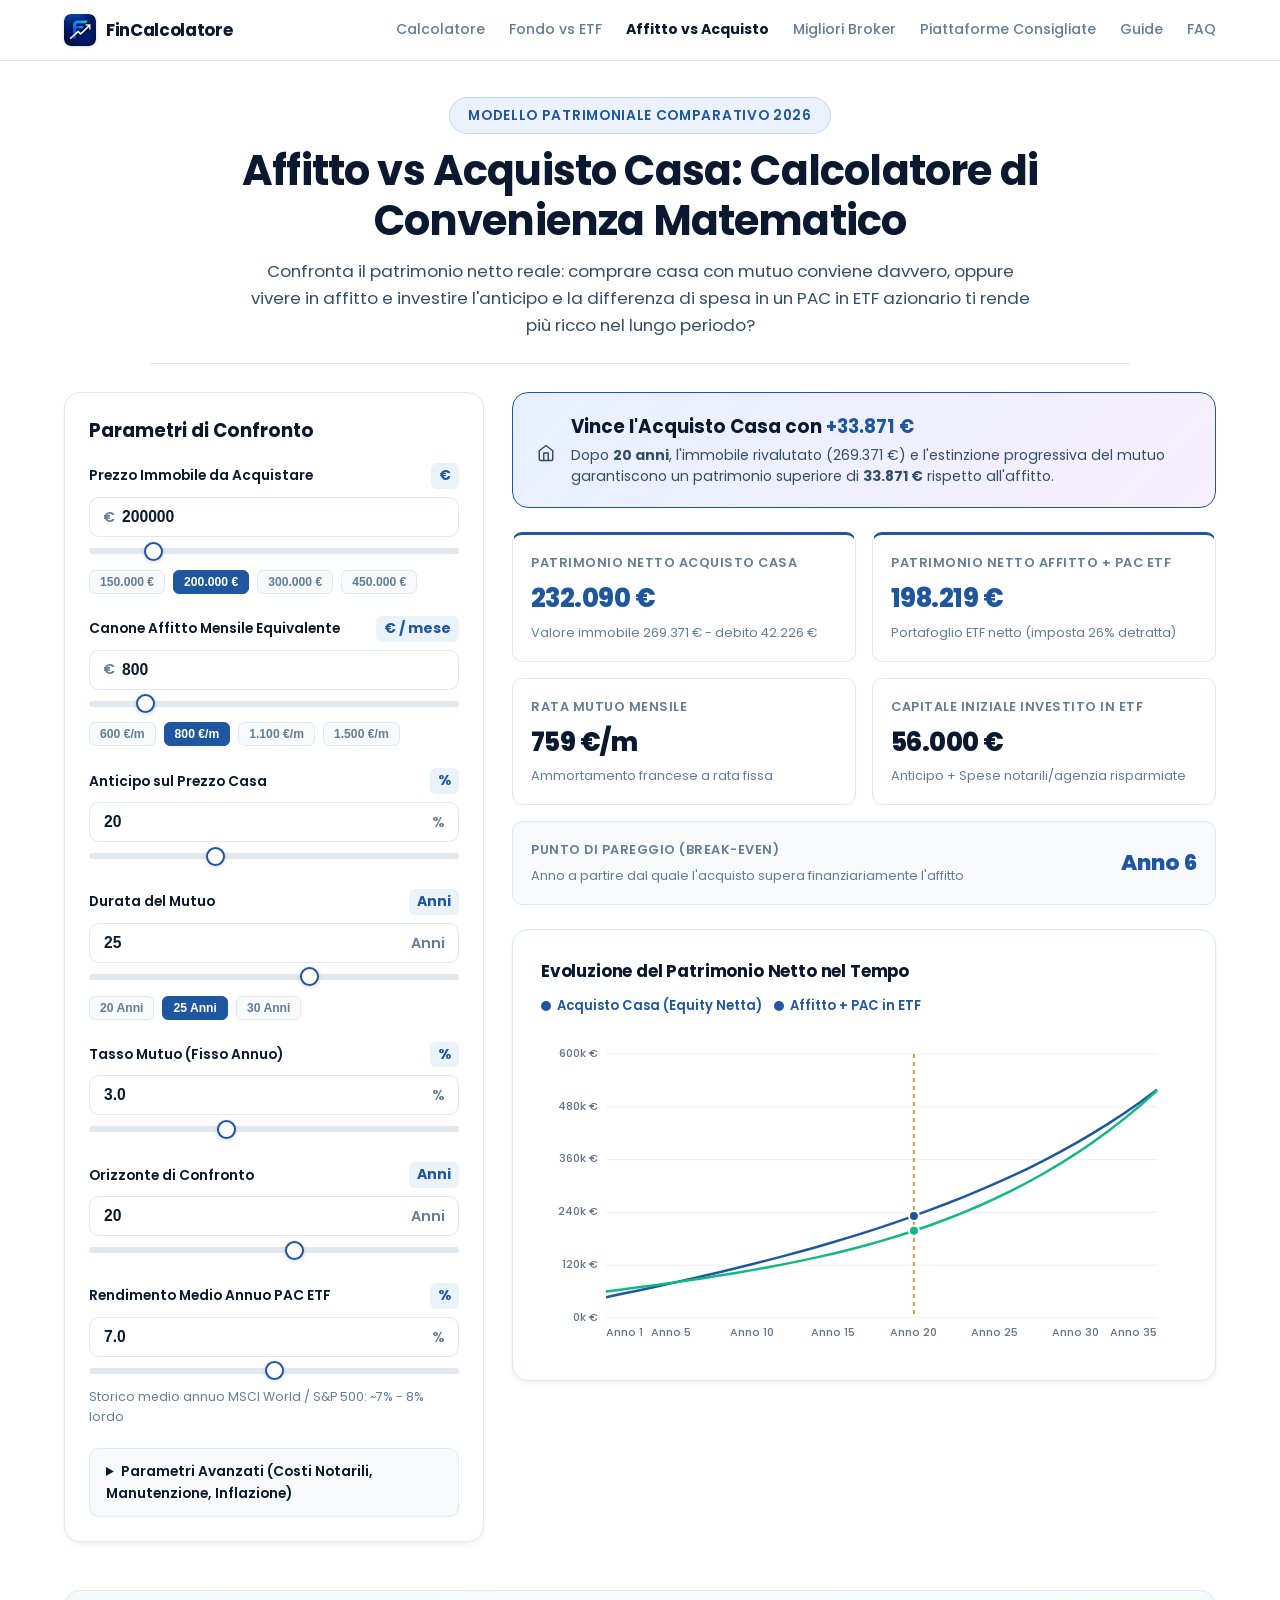
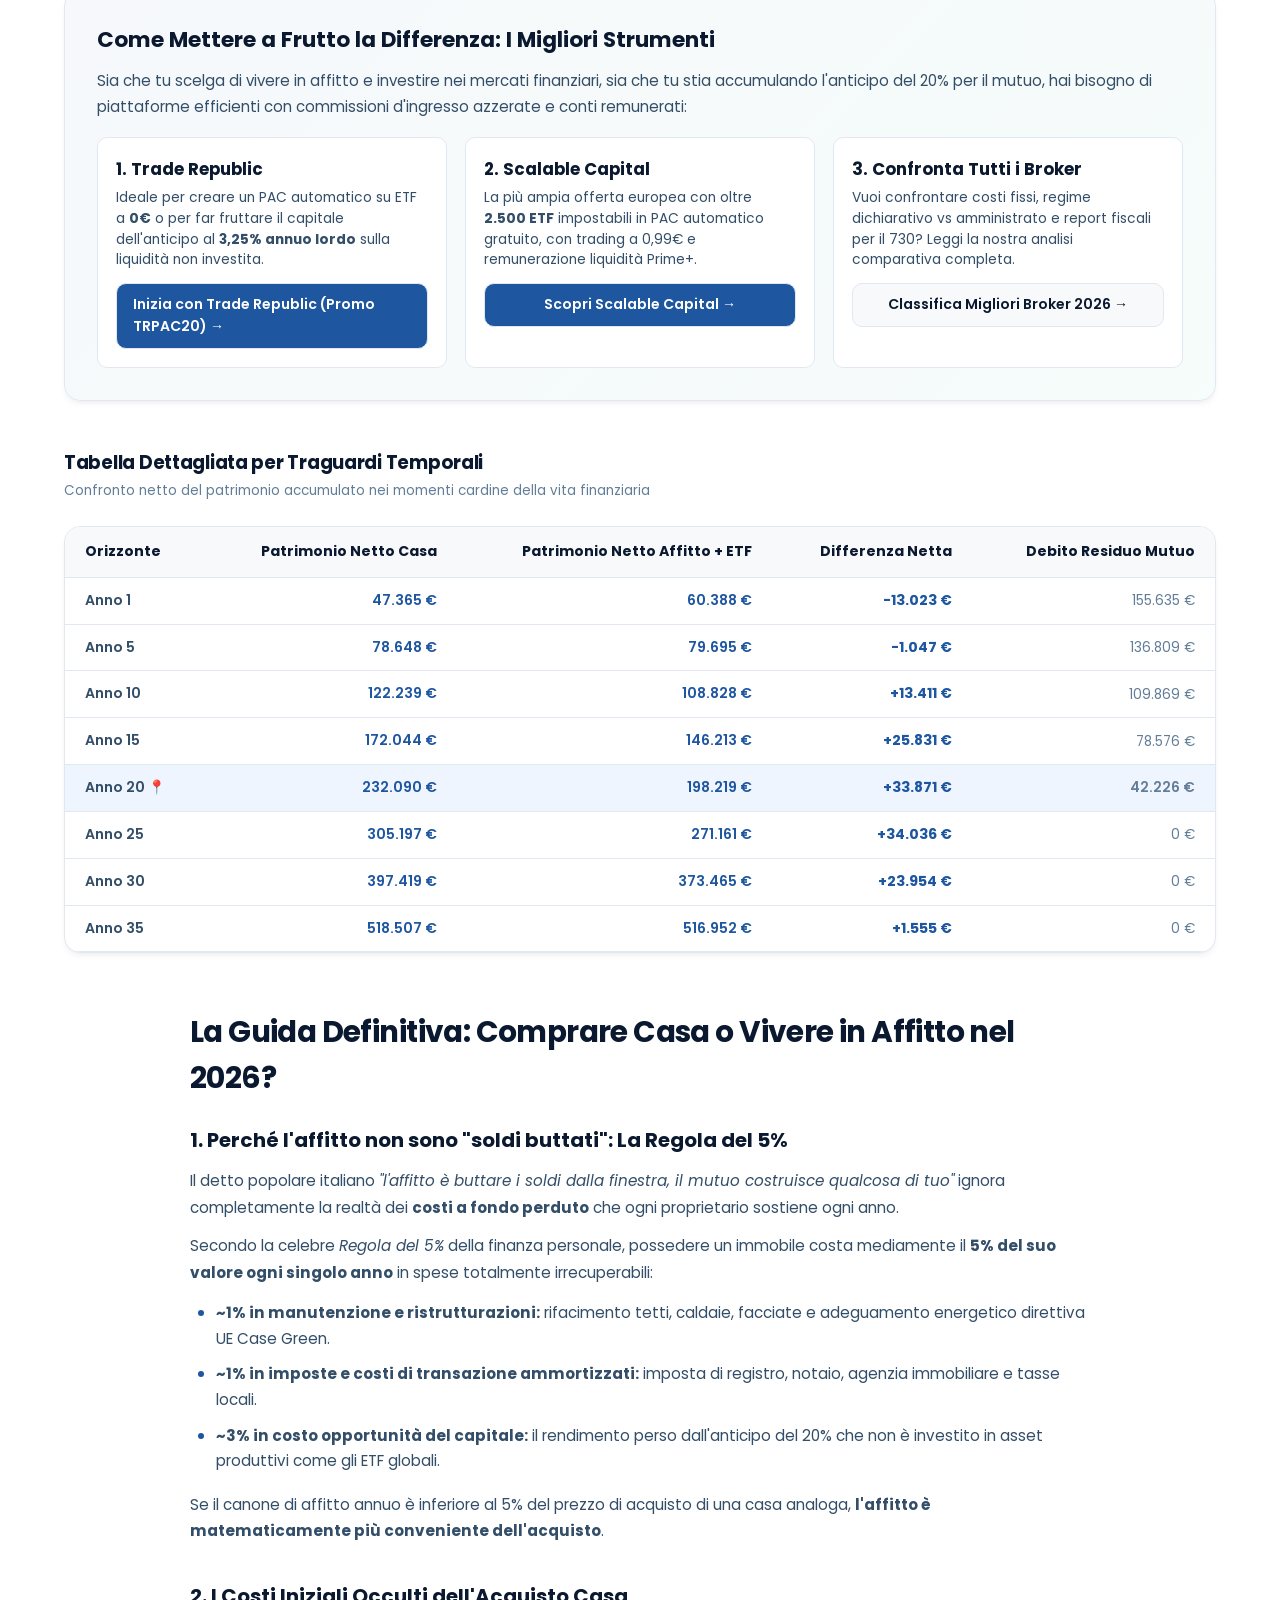
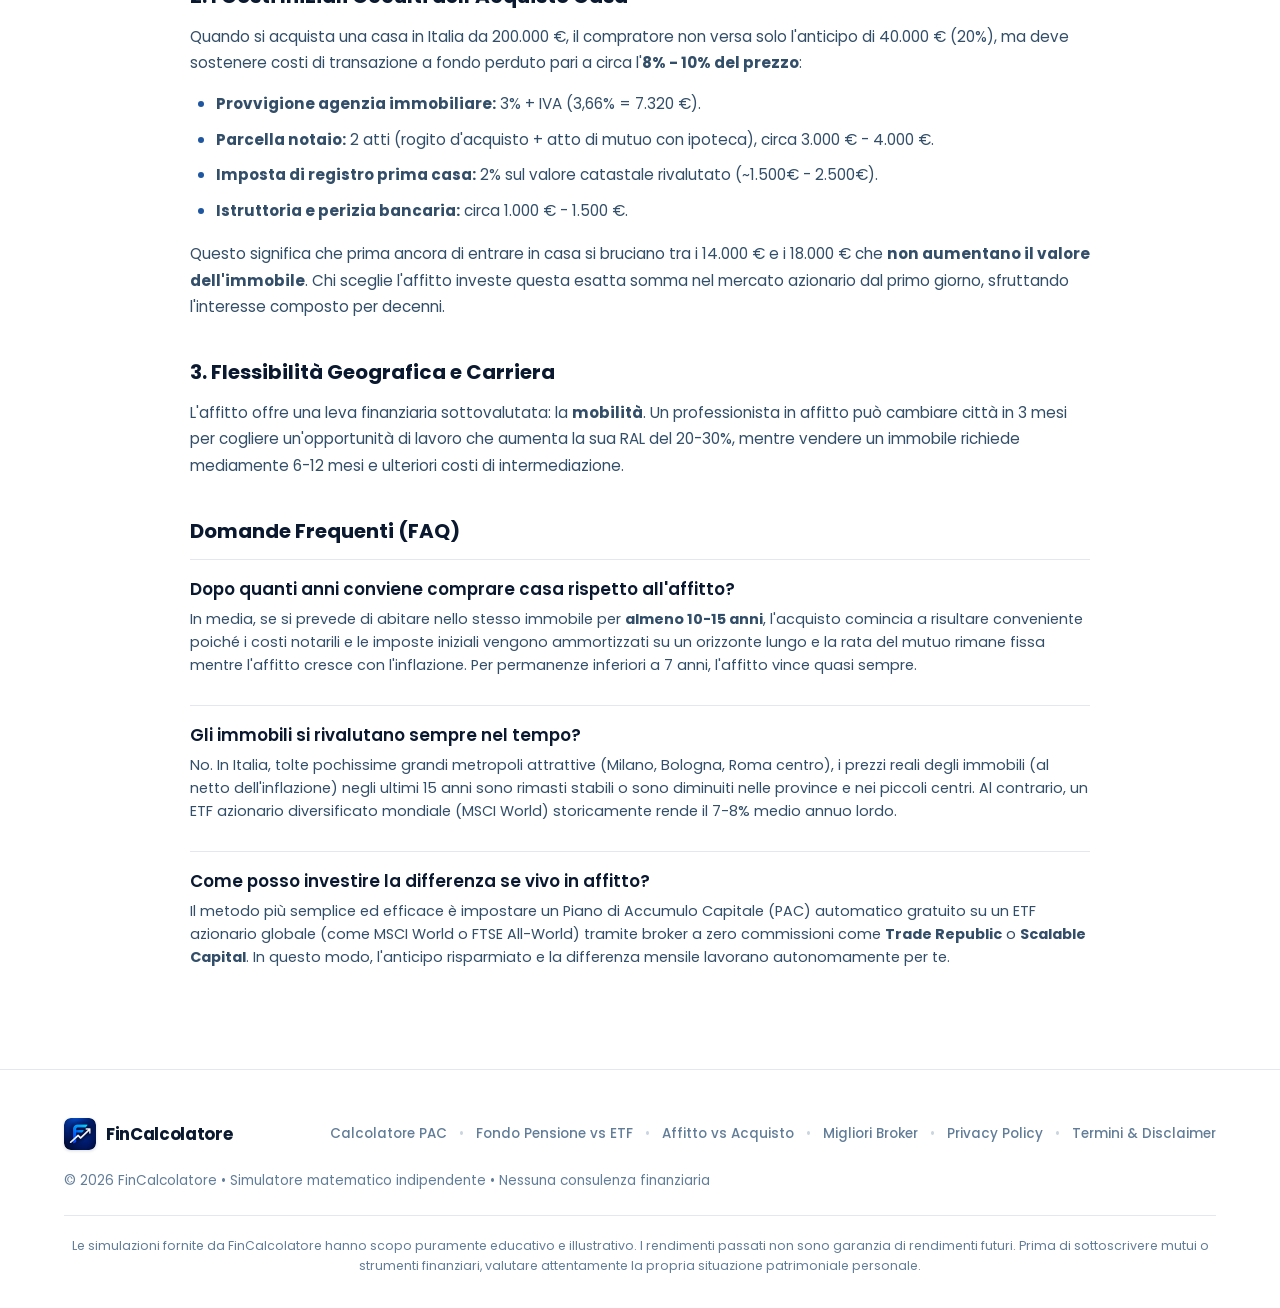
<file: affitto-vs-acquisto.html>
<!DOCTYPE html>
<html lang="it">
<head>
  <meta charset="UTF-8">
  <meta name="viewport" content="width=device-width, initial-scale=1.0">
  <title>Affitto vs Acquisto Casa Calcolatore: Conviene Comprare o Investire in ETF? (2026)</title>
  <meta name="description" content="Simulatore matematico indipendente Affitto vs Acquisto Casa: calcola se conviene comprare con mutuo o vivere in affitto e investire la differenza in un PAC in ETF. Modello con ammortamento francese e imposte.">
  <link rel="canonical" href="https://fincalcolatore.vercel.app/affitto-vs-acquisto.html">

  <!-- Open Graph -->
  <meta property="og:type" content="website">
  <meta property="og:title" content="Affitto vs Acquisto Casa: Conviene Comprare o Investire in ETF? (Simulatore 2026)">
  <meta property="og:description" content="Confronta il patrimonio netto tra comprare casa con mutuo o vivere in affitto investendo l'anticipo e la differenza in ETF azionari globali.">
  <meta property="og:url" content="https://fincalcolatore.vercel.app/affitto-vs-acquisto.html">
  <meta property="og:image" content="https://fincalcolatore.vercel.app/assets/og-cover.png">
  <meta property="og:image:width" content="1200">
  <meta property="og:image:height" content="630">

  <!-- Twitter Card -->
  <meta name="twitter:card" content="summary_large_image">
  <meta name="twitter:title" content="Affitto vs Acquisto Casa Calcolatore (2026)">
  <meta name="twitter:description" content="Confronto patrimoniale matematico: mutuo casa vs affitto + PAC in ETF.">
  <meta name="twitter:image" content="https://fincalcolatore.vercel.app/assets/og-cover.png">

  <!-- Google Fonts & Favicon -->
  <link rel="preconnect" href="https://fonts.googleapis.com">
  <link rel="preconnect" href="https://fonts.gstatic.com" crossorigin>
  <link href="https://fonts.googleapis.com/css2?family=Poppins:ital,wght@0,300;0,400;0,500;0,600;0,700;0,800;1,400;1,600&display=swap" rel="stylesheet">
  <link rel="icon" type="image/svg+xml" href="assets/logos/fincalcolatore.svg">
  <link rel="stylesheet" href="style.css?v=4.5">

  <!-- Schema.org JSON-LD Structured Data -->
  <script type="application/ld+json">
  {
    "@context": "https://schema.org",
    "@type": "WebApplication",
    "name": "Calcolatore Affitto vs Acquisto Casa FinCalcolatore",
    "url": "https://fincalcolatore.vercel.app/affitto-vs-acquisto.html",
    "applicationCategory": "FinanceApplication",
    "operatingSystem": "All",
    "description": "Simulatore patrimoniale comparativo tra acquisto casa con mutuo ed affitto con investimento della differenza in PAC ETF.",
    "offers": {
      "@type": "Offer",
      "price": "0",
      "priceCurrency": "EUR"
    }
  }
  </script>
</head>
<body>

  <!-- Navbar: Stile Stripe minimal -->
  <nav class="navbar">
    <div class="container nav-content">
      <a href="index.html" class="brand-logo">
        <img src="assets/logos/fincalcolatore.svg" alt="Logo FinCalcolatore" width="32" height="32" class="brand-logo-img">
        <span class="brand-title">FinCalcolatore</span>
      </a>
      <div class="nav-links">
        <a href="index.html" class="nav-link">Calcolatore</a>
        <a href="fondo-pensione-vs-etf.html" class="nav-link">Fondo vs ETF</a>
        <a href="affitto-vs-acquisto.html" class="nav-link active">Affitto vs Acquisto</a>
        <a href="migliori-broker-pac-etf-italia.html" class="nav-link">Migliori Broker</a>
        <a href="index.html#piattaforme" class="nav-link">Piattaforme Consigliate</a>
        <a href="index.html#guide" class="nav-link">Guide</a>
        <a href="index.html#guida-faq" class="nav-link">FAQ</a>
      </div>

      <!-- Hamburger Button (Mobile only) -->
      <button class="hamburger-btn" id="hamburgerBtn" type="button" aria-label="Apri menu di navigazione" aria-expanded="false" aria-controls="mobileMenu">
        <span class="hamburger-line"></span>
        <span class="hamburger-line"></span>
        <span class="hamburger-line"></span>
      </button>
    </div>

    <!-- Mobile Nav Drawer -->
    <div class="mobile-menu" id="mobileMenu" aria-hidden="true">
      <div class="mobile-menu-inner">
        <div class="mobile-menu-section-title">Strumenti & Calcolatori</div>
        <a href="index.html#calcolatore" class="mobile-nav-link">
          <span class="mobile-nav-icon" aria-hidden="true"><svg viewBox="0 0 24 24" width="18" height="18" fill="none" stroke="currentColor" stroke-width="2" stroke-linecap="round" stroke-linejoin="round"><line x1="18" y1="20" x2="18" y2="10"></line><line x1="12" y1="20" x2="12" y2="4"></line><line x1="6" y1="20" x2="6" y2="14"></line></svg></span>
          <span>Calcolatore PAC & FIRE</span>
        </a>
        <a href="fondo-pensione-vs-etf.html" class="mobile-nav-link">
          <span class="mobile-nav-icon" aria-hidden="true"><svg viewBox="0 0 24 24" width="18" height="18" fill="none" stroke="currentColor" stroke-width="2" stroke-linecap="round" stroke-linejoin="round"><polyline points="23 6 13.5 15.5 8.5 10.5 1 18"></polyline><polyline points="17 6 23 6 23 12"></polyline></svg></span>
          <span>Fondo Pensione vs ETF (5.164€)</span>
        </a>
        <a href="affitto-vs-acquisto.html" class="mobile-nav-link" style="color: var(--accent-primary); font-weight: 600;">
          <span class="mobile-nav-icon" aria-hidden="true"><svg viewBox="0 0 24 24" width="18" height="18" fill="none" stroke="currentColor" stroke-width="2" stroke-linecap="round" stroke-linejoin="round"><path d="M3 9l9-7 9 7v11a2 2 0 0 1-2 2H5a2 2 0 0 1-2-2z"></path><polyline points="9 22 9 12 15 12 15 22"></polyline></svg></span>
          <span>Affitto vs Acquisto Casa</span>
        </a>
        <a href="migliori-broker-pac-etf-italia.html" class="mobile-nav-link">
          <span class="mobile-nav-icon" aria-hidden="true"><svg viewBox="0 0 24 24" width="18" height="18" fill="none" stroke="currentColor" stroke-width="2" stroke-linecap="round" stroke-linejoin="round"><circle cx="12" cy="8" r="6"></circle><path d="M15.477 12.89L17 22l-5-3-5 3 1.523-9.11"></path></svg></span>
          <span>Migliori Broker PAC (2026)</span>
        </a>

        <div class="mobile-menu-divider"></div>

        <div class="mobile-menu-section-title">Guide & Approfondimenti</div>
        <a href="guida-interesse-composto-pac.html" class="mobile-nav-link">
          <span class="mobile-nav-icon" aria-hidden="true"><svg viewBox="0 0 24 24" width="18" height="18" fill="none" stroke="currentColor" stroke-width="2" stroke-linecap="round" stroke-linejoin="round"><path d="M4 19.5A2.5 2.5 0 0 1 6.5 17H20"></path><path d="M6.5 2H20v20H6.5A2.5 2.5 0 0 1 4 19.5v-15A2.5 2.5 0 0 1 6.5 2z"></path></svg></span>
          <span>Guida Interesse Composto</span>
        </a>
        <a href="guida-metodo-fire-regola-4-percento.html" class="mobile-nav-link">
          <span class="mobile-nav-icon" aria-hidden="true"><svg viewBox="0 0 24 24" width="18" height="18" fill="none" stroke="currentColor" stroke-width="2" stroke-linecap="round" stroke-linejoin="round"><circle cx="12" cy="12" r="10"></circle><circle cx="12" cy="12" r="6"></circle><circle cx="12" cy="12" r="2"></circle></svg></span>
          <span>Guida Metodo FIRE (Regola 4%)</span>
        </a>
        <a href="index.html#piattaforme" class="mobile-nav-link">
          <span class="mobile-nav-icon" aria-hidden="true"><svg viewBox="0 0 24 24" width="18" height="18" fill="none" stroke="currentColor" stroke-width="2" stroke-linecap="round" stroke-linejoin="round"><polygon points="12 2 15.09 8.26 22 9.27 17 14.14 18.18 21.02 12 17.77 5.82 21.02 7 14.14 2 9.27 8.91 8.26 12 2"></polygon></svg></span>
          <span>Piattaforme Consigliate</span>
        </a>
        <a href="index.html#guida-faq" class="mobile-nav-link">
          <span class="mobile-nav-icon" aria-hidden="true"><svg viewBox="0 0 24 24" width="18" height="18" fill="none" stroke="currentColor" stroke-width="2" stroke-linecap="round" stroke-linejoin="round"><circle cx="12" cy="12" r="10"></circle><path d="M9.09 9a3 3 0 0 1 5.83 1c0 2-3 3-3 3"></path><line x1="12" y1="17" x2="12.01" y2="17"></line></svg></span>
          <span>Domande Frequenti (FAQ)</span>
        </a>
      </div>
    </div>
  </nav>

  <!-- Mobile Menu Backdrop -->
  <div class="mobile-menu-backdrop" id="mobileMenuBackdrop" aria-hidden="true"></div>

  <main class="container">

    <!-- HERO HEADER EDITORIALE -->
    <header class="legal-page-header" style="max-width: 980px; text-align: center; margin: 36px auto 28px auto;">
      <div class="hero-callout-pill" style="background: rgba(59, 130, 246, 0.1); border-color: rgba(59, 130, 246, 0.25); text-transform: uppercase; letter-spacing: 0.05em; margin-bottom: 12px;">
        <span>MODELLO PATRIMONIALE COMPARATIVO 2026</span>
      </div>
      <h1 class="legal-main-title" style="font-size: clamp(1.8rem, 4vw, 2.6rem); line-height: 1.2; text-align: center;">
        Affitto vs Acquisto Casa: Calcolatore di Convenienza Matematico
      </h1>
      <p style="font-size: 1.05rem; color: var(--text-body); max-width: 780px; margin: 12px auto 0 auto; line-height: 1.6;">
        Confronta il patrimonio netto reale: comprare casa con mutuo conviene davvero, oppure vivere in affitto e investire l'anticipo e la differenza di spesa in un PAC in ETF azionario ti rende più ricco nel lungo periodo?
      </p>
    </header>

    <!-- DASHBOARD INTERATTIVA DEL CALCOLATORE -->
    <div class="pension-dashboard-grid">

      <!-- COLONNA SINISTRA: PANNELLO CONTROLLI -->
      <div class="calculator-card" style="padding: 24px;">
        <h2 style="font-size: 1.15rem; font-weight: 700; color: var(--text-heading); margin-bottom: 18px; display: flex; align-items: center; gap: 8px;">
          <span>Parametri di Confronto</span>
        </h2>

        <!-- Prezzo Immobile -->
        <div class="form-group">
          <div class="label-row">
            <label for="propertyPriceInput" class="input-label">Prezzo Immobile da Acquistare</label>
            <span class="input-val-tag">€</span>
          </div>
          <div class="input-field-wrapper">
            <span class="input-prefix">€</span>
            <input type="number" id="propertyPriceInput" class="text-input has-prefix tabular-nums" value="200000" min="50000" max="1000000" step="5000">
          </div>
          <input type="range" id="propertyPriceRange" class="range-slider" min="50000" max="1000000" step="5000" value="200000">
          <div class="preset-chips-row">
            <button type="button" class="preset-chip-btn preset-price" data-val="150000">150.000 €</button>
            <button type="button" class="preset-chip-btn preset-price active" data-val="200000">200.000 €</button>
            <button type="button" class="preset-chip-btn preset-price" data-val="300000">300.000 €</button>
            <button type="button" class="preset-chip-btn preset-price" data-val="450000">450.000 €</button>
          </div>
        </div>

        <!-- Canone Affitto Mensile -->
        <div class="form-group">
          <div class="label-row">
            <label for="monthlyRentInput" class="input-label">Canone Affitto Mensile Equivalente</label>
            <span class="input-val-tag">€ / mese</span>
          </div>
          <div class="input-field-wrapper">
            <span class="input-prefix">€</span>
            <input type="number" id="monthlyRentInput" class="text-input has-prefix tabular-nums" value="800" min="300" max="4000" step="50">
          </div>
          <input type="range" id="monthlyRentRange" class="range-slider" min="300" max="4000" step="50" value="800">
          <div class="preset-chips-row">
            <button type="button" class="preset-chip-btn preset-rent" data-val="600">600 €/m</button>
            <button type="button" class="preset-chip-btn preset-rent active" data-val="800">800 €/m</button>
            <button type="button" class="preset-chip-btn preset-rent" data-val="1100">1.100 €/m</button>
            <button type="button" class="preset-chip-btn preset-rent" data-val="1500">1.500 €/m</button>
          </div>
        </div>

        <!-- Anticipo Mutuo (%) -->
        <div class="form-group">
          <div class="label-row">
            <label for="downPaymentInput" class="input-label">Anticipo sul Prezzo Casa</label>
            <span class="input-val-tag">%</span>
          </div>
          <div class="input-field-wrapper">
            <input type="number" id="downPaymentInput" class="text-input has-suffix tabular-nums" value="20" min="0" max="60" step="5">
            <span class="input-suffix">%</span>
          </div>
          <input type="range" id="downPaymentRange" class="range-slider" min="0" max="60" step="5" value="20">
        </div>

        <!-- Durata Mutuo -->
        <div class="form-group">
          <div class="label-row">
            <label for="mortgageYearsInput" class="input-label">Durata del Mutuo</label>
            <span class="input-val-tag">Anni</span>
          </div>
          <div class="input-field-wrapper">
            <input type="number" id="mortgageYearsInput" class="text-input has-suffix tabular-nums" value="25" min="10" max="35" step="5">
            <span class="input-suffix">Anni</span>
          </div>
          <input type="range" id="mortgageYearsRange" class="range-slider" min="10" max="35" step="5" value="25">
          <div class="preset-chips-row">
            <button type="button" class="preset-chip-btn preset-mortgage-years" data-val="20">20 Anni</button>
            <button type="button" class="preset-chip-btn preset-mortgage-years active" data-val="25">25 Anni</button>
            <button type="button" class="preset-chip-btn preset-mortgage-years" data-val="30">30 Anni</button>
          </div>
        </div>

        <!-- Tasso Fisso Mutuo -->
        <div class="form-group">
          <div class="label-row">
            <label for="mortgageRateInput" class="input-label">Tasso Mutuo (Fisso Annuo)</label>
            <span class="input-val-tag">%</span>
          </div>
          <div class="input-field-wrapper">
            <input type="number" id="mortgageRateInput" class="text-input has-suffix tabular-nums" value="3.0" min="1.0" max="6.5" step="0.1">
            <span class="input-suffix">%</span>
          </div>
          <input type="range" id="mortgageRateRange" class="range-slider" min="1.0" max="6.5" step="0.1" value="3.0">
        </div>

        <!-- Orizzonte Temporale di Permanenza -->
        <div class="form-group">
          <div class="label-row">
            <label for="yearsHorizonInput" class="input-label">Orizzonte di Confronto</label>
            <span class="input-val-tag">Anni</span>
          </div>
          <div class="input-field-wrapper">
            <input type="number" id="yearsHorizonInput" class="text-input has-suffix tabular-nums" value="20" min="1" max="35" step="1">
            <span class="input-suffix">Anni</span>
          </div>
          <input type="range" id="yearsHorizonRange" class="range-slider" min="1" max="35" step="1" value="20">
        </div>

        <!-- Rendimento Annuo ETF Atteso -->
        <div class="form-group">
          <div class="label-row">
            <label for="etfReturnInput" class="input-label">Rendimento Medio Annuo PAC ETF</label>
            <span class="input-val-tag">%</span>
          </div>
          <div class="input-field-wrapper">
            <input type="number" id="etfReturnInput" class="text-input has-suffix tabular-nums" value="7.0" min="3.0" max="11.0" step="0.5">
            <span class="input-suffix">%</span>
          </div>
          <input type="range" id="etfReturnRange" class="range-slider" min="3.0" max="11.0" step="0.5" value="7.0">
          <div style="font-size: 0.78rem; color: var(--text-muted); margin-top: 6px;">
            Storico medio annuo MSCI World / S&P 500: ~7% - 8% lordo
          </div>
        </div>

        <!-- ACCORDION PARAMETRI AVANZATI -->
        <details style="background: var(--bg-subtle); border: 1px solid var(--border-light); border-radius: var(--radius-md); padding: 12px 16px; margin-top: 14px;">
          <summary style="font-size: 0.86rem; font-weight: 600; color: var(--text-heading); cursor: pointer;">
            Parametri Avanzati (Costi Notarili, Manutenzione, Inflazione)
          </summary>
          <div style="margin-top: 14px;">
            <div class="form-group" style="margin-bottom: 14px;">
              <div class="label-row">
                <label for="purchaseCostsInput" class="input-label" style="font-size: 0.84rem;">Costi Iniziali Acquisto (Notaio, Imposte, Agenzia)</label>
                <span class="input-val-tag">%</span>
              </div>
              <div class="input-field-wrapper">
                <input type="number" id="purchaseCostsInput" class="text-input has-suffix tabular-nums" value="8" min="3" max="14" step="0.5">
                <span class="input-suffix">%</span>
              </div>
            </div>

            <div class="form-group" style="margin-bottom: 14px;">
              <div class="label-row">
                <label for="maintenanceInput" class="input-label" style="font-size: 0.84rem;">Manutenzione Annua Proprietario (% sul valore casa)</label>
                <span class="input-val-tag">%</span>
              </div>
              <div class="input-field-wrapper">
                <input type="number" id="maintenanceInput" class="text-input has-suffix tabular-nums" value="1.0" min="0.3" max="2.5" step="0.1">
                <span class="input-suffix">%</span>
              </div>
            </div>

            <div class="form-group" style="margin-bottom: 14px;">
              <div class="label-row">
                <label for="propertyApprInput" class="input-label" style="font-size: 0.84rem;">Rivalutazione Annua Immobile</label>
                <span class="input-val-tag">%</span>
              </div>
              <div class="input-field-wrapper">
                <input type="number" id="propertyApprInput" class="text-input has-suffix tabular-nums" value="1.5" min="0.0" max="4.0" step="0.1">
                <span class="input-suffix">%</span>
              </div>
            </div>

            <div class="form-group" style="margin-bottom: 0;">
              <div class="label-row">
                <label for="rentInflationInput" class="input-label" style="font-size: 0.84rem;">Inflazione Annua Canone Affitto (ISTAT)</label>
                <span class="input-val-tag">%</span>
              </div>
              <div class="input-field-wrapper">
                <input type="number" id="rentInflationInput" class="text-input has-suffix tabular-nums" value="1.5" min="0.0" max="4.0" step="0.1">
                <span class="input-suffix">%</span>
              </div>
            </div>
          </div>
        </details>

      </div>

      <!-- COLONNA DESTRA: RISULTATI, KPI E GRAFICO -->
      <div>

        <!-- Winner Card Dinamica -->
        <div class="winner-card" id="winnerCard">
          <div class="winner-icon" id="winnerIcon"><svg viewBox="0 0 24 24" width="18" height="18" fill="none" stroke="currentColor" stroke-width="2" stroke-linecap="round" stroke-linejoin="round"><circle cx="12" cy="8" r="6"></circle><path d="M15.477 12.89L17 22l-5-3-5 3 1.523-9.11"></path></svg></div>
          <div class="winner-content">
            <h3 class="winner-title" id="winnerTitle">Calcolo in corso...</h3>
            <p class="winner-desc" id="winnerDesc">Elaborazione della simulazione finanziaria comparativa.</p>
          </div>
        </div>

        <!-- KPI Grid Primaria -->
        <div class="pension-kpi-grid">
          <!-- Patrimonio Netto Casa -->
          <div class="pension-kpi-card highlight-pension">
            <div class="pension-kpi-label">Patrimonio Netto Acquisto Casa</div>
            <div class="pension-kpi-val" id="kpiHouseNetWorth" style="color: var(--accent-primary);">-- €</div>
            <div class="pension-kpi-sub" id="kpiHouseEquitySub">Valore immobile al netto del mutuo residuo</div>
          </div>

          <!-- Patrimonio Netto Affitto + ETF -->
          <div class="pension-kpi-card highlight-etf">
            <div class="pension-kpi-label">Patrimonio Netto Affitto + PAC ETF</div>
            <div class="pension-kpi-val" id="kpiRentNetWorth" style="color: var(--accent-emerald);">-- €</div>
            <div class="pension-kpi-sub" id="kpiRentSub">Portafoglio ETF netto (imposta 26% detratta)</div>
          </div>

          <!-- Rata Mutuo Stimata -->
          <div class="pension-kpi-card">
            <div class="pension-kpi-label">Rata Mutuo Mensile</div>
            <div class="pension-kpi-val" id="kpiMonthlyMortgage">-- €</div>
            <div class="pension-kpi-sub">Ammortamento francese a rata fissa</div>
          </div>

          <!-- Capitale Iniziale Investito da Inquilino -->
          <div class="pension-kpi-card">
            <div class="pension-kpi-label">Capitale Iniziale Investito in ETF</div>
            <div class="pension-kpi-val" id="kpiInitialInvested">-- €</div>
            <div class="pension-kpi-sub">Anticipo + Spese notarili/agenzia risparmiate</div>
          </div>

          <!-- Break-even Year -->
          <div class="pension-kpi-card" style="grid-column: 1 / -1; background: var(--bg-subtle);">
            <div style="display: flex; justify-content: space-between; align-items: center; flex-wrap: wrap; gap: 8px;">
              <div>
                <div class="pension-kpi-label">Punto di Pareggio (Break-Even)</div>
                <div class="pension-kpi-sub">Anno a partire dal quale l'acquisto supera finanziariamente l'affitto</div>
              </div>
              <div style="font-size: 1.35rem; font-weight: 800; color: var(--accent-primary);" id="kpiBreakEven">
                --
              </div>
            </div>
          </div>
        </div>

        <!-- Grafico Canvas Interattivo -->
        <div class="chart-card">
          <div class="chart-card-header">
            <h3 class="chart-card-title">
              Evoluzione del Patrimonio Netto nel Tempo
            </h3>
            <div class="chart-legend-wrap">
              <span class="chart-legend-item" style="color: var(--accent-primary);">
                <span class="chart-legend-dot" style="background: var(--accent-primary);"></span>
                Acquisto Casa (Equity Netta)
              </span>
              <span class="chart-legend-item" style="color: var(--accent-emerald);">
                <span class="chart-legend-dot" style="background: var(--accent-emerald);"></span>
                Affitto + PAC in ETF
              </span>
            </div>
          </div>

          <div class="chart-canvas-container">
            <canvas id="comparisonChart"></canvas>
          </div>
        </div>

      </div>

    </div>

    <!-- SEZIONE MONETIZZAZIONE / BROKER & RISPARMIO -->
    <section class="broker-detail-card" style="background: linear-gradient(135deg, rgba(30, 86, 160, 0.04) 0%, rgba(16, 185, 129, 0.04) 100%);">
      <h2 class="legal-article-title" style="font-size: 1.35rem; margin-bottom: 12px;">
        Come Mettere a Frutto la Differenza: I Migliori Strumenti
      </h2>
      <p style="color: var(--text-body); font-size: 0.94rem; line-height: 1.7; margin-bottom: 18px;">
        Sia che tu scelga di vivere in affitto e investire nei mercati finanziari, sia che tu stia accumulando l'anticipo del 20% per il mutuo, hai bisogno di piattaforme efficienti con commissioni d'ingresso azzerate e conti remunerati:
      </p>

      <div class="broker-subgrid">
        <!-- Card Trade Republic -->
        <div style="background: var(--bg-surface); border: 1px solid var(--border-light); border-radius: var(--radius-md); padding: 18px;">
          <h3 style="font-size: 1.05rem; font-weight: 700; color: var(--text-heading); margin-bottom: 6px;">1. Trade Republic</h3>
          <p style="font-size: 0.86rem; color: var(--text-body); line-height: 1.5; margin-bottom: 12px;">
            Ideale per creare un PAC automatico su ETF a <strong>0€</strong> o per far fruttare il capitale dell'anticipo al <strong>3,25% annuo lordo</strong> sulla liquidità non investita.
          </p>
          <a href="https://traderepublic.com/referral/TRPAC20" target="_blank" rel="noopener noreferrer" class="verdict-card-btn" style="background: var(--accent-emerald); color: #fff;">
            Inizia con Trade Republic (Promo TRPAC20) →
          </a>
        </div>

        <!-- Card Scalable Capital -->
        <div style="background: var(--bg-surface); border: 1px solid var(--border-light); border-radius: var(--radius-md); padding: 18px;">
          <h3 style="font-size: 1.05rem; font-weight: 700; color: var(--text-heading); margin-bottom: 6px;">2. Scalable Capital</h3>
          <p style="font-size: 0.86rem; color: var(--text-body); line-height: 1.5; margin-bottom: 12px;">
            La più ampia offerta europea con oltre <strong>2.500 ETF</strong> impostabili in PAC automatico gratuito, con trading a 0,99€ e remunerazione liquidità Prime+.
          </p>
          <a href="https://scalable.capital/it" target="_blank" rel="noopener noreferrer" class="verdict-card-btn" style="background: var(--accent-primary); color: #fff;">
            Scopri Scalable Capital →
          </a>
        </div>

        <!-- Card Guida Comparativa -->
        <div style="background: var(--bg-surface); border: 1px solid var(--border-light); border-radius: var(--radius-md); padding: 18px;">
          <h3 style="font-size: 1.05rem; font-weight: 700; color: var(--text-heading); margin-bottom: 6px;">3. Confronta Tutti i Broker</h3>
          <p style="font-size: 0.86rem; color: var(--text-body); line-height: 1.5; margin-bottom: 12px;">
            Vuoi confrontare costi fissi, regime dichiarativo vs amministrato e report fiscali per il 730? Leggi la nostra analisi comparativa completa.
          </p>
          <a href="migliori-broker-pac-etf-italia.html" class="verdict-card-btn">
            Classifica Migliori Broker 2026 →
          </a>
        </div>
      </div>
    </section>

    <!-- TABELLA DI CONFRONTO PER SCAGLIONI TEMPORALI -->
    <section class="table-section" style="margin: 48px 0;">
      <div class="card-header" style="border: none; padding-bottom: 0;">
        <h2 class="card-title">Tabella Dettagliata per Traguardi Temporali</h2>
        <p class="card-desc">Confronto netto del patrimonio accumulato nei momenti cardine della vita finanziaria</p>
      </div>
      <div class="table-wrapper">
        <table class="amort-table">
          <thead>
            <tr>
              <th style="text-align: left;">Orizzonte</th>
              <th style="text-align: right;">Patrimonio Netto Casa</th>
              <th style="text-align: right;">Patrimonio Netto Affitto + ETF</th>
              <th style="text-align: right;">Differenza Netta</th>
              <th style="text-align: right;">Debito Residuo Mutuo</th>
            </tr>
          </thead>
          <tbody id="comparisonTableBody">
            <!-- Popolato dinamicamente da JS -->
          </tbody>
        </table>
      </div>
    </section>

    <!-- GUIDA DIDATTICA E FAQ DI APPROFONDIMENTO -->
    <article class="legal-doc-wrap" style="max-width: 900px; margin-top: 56px;">
      <h2 class="legal-main-title" style="font-size: 1.85rem; margin-bottom: 24px;">
        La Guida Definitiva: Comprare Casa o Vivere in Affitto nel 2026?
      </h2>

      <div class="legal-article">
        <h3 class="legal-article-title">1. Perché l'affitto non sono "soldi buttati": La Regola del 5%</h3>
        <p>
          Il detto popolare italiano <em>"l'affitto è buttare i soldi dalla finestra, il mutuo costruisce qualcosa di tuo"</em> ignora completamente la realtà dei <strong>costi a fondo perduto</strong> che ogni proprietario sostiene ogni anno.
        </p>
        <p>
          Secondo la celebre <em>Regola del 5%</em> della finanza personale, possedere un immobile costa mediamente il <strong>5% del suo valore ogni singolo anno</strong> in spese totalmente irrecuperabili:
        </p>
        <ul>
          <li><strong>~1% in manutenzione e ristrutturazioni:</strong> rifacimento tetti, caldaie, facciate e adeguamento energetico direttiva UE Case Green.</li>
          <li><strong>~1% in imposte e costi di transazione ammortizzati:</strong> imposta di registro, notaio, agenzia immobiliare e tasse locali.</li>
          <li><strong>~3% in costo opportunità del capitale:</strong> il rendimento perso dall'anticipo del 20% che non è investito in asset produttivi come gli ETF globali.</li>
        </ul>
        <p>
          Se il canone di affitto annuo è inferiore al 5% del prezzo di acquisto di una casa analoga, <strong>l'affitto è matematicamente più conveniente dell'acquisto</strong>.
        </p>
      </div>

      <div class="legal-article">
        <h3 class="legal-article-title">2. I Costi Iniziali Occulti dell'Acquisto Casa</h3>
        <p>
          Quando si acquista una casa in Italia da 200.000 €, il compratore non versa solo l'anticipo di 40.000 € (20%), ma deve sostenere costi di transazione a fondo perduto pari a circa l'<strong>8% - 10% del prezzo</strong>:
        </p>
        <ul>
          <li><strong>Provvigione agenzia immobiliare:</strong> 3% + IVA (3,66% = 7.320 €).</li>
          <li><strong>Parcella notaio:</strong> 2 atti (rogito d'acquisto + atto di mutuo con ipoteca), circa 3.000 € - 4.000 €.</li>
          <li><strong>Imposta di registro prima casa:</strong> 2% sul valore catastale rivalutato (~1.500€ - 2.500€).</li>
          <li><strong>Istruttoria e perizia bancaria:</strong> circa 1.000 € - 1.500 €.</li>
        </ul>
        <p>
          Questo significa che prima ancora di entrare in casa si bruciano tra i 14.000 € e i 18.000 € che <strong>non aumentano il valore dell'immobile</strong>. Chi sceglie l'affitto investe questa esatta somma nel mercato azionario dal primo giorno, sfruttando l'interesse composto per decenni.
        </p>
      </div>

      <div class="legal-article">
        <h3 class="legal-article-title">3. Flessibilità Geografica e Carriera</h3>
        <p>
          L'affitto offre una leva finanziaria sottovalutata: la <strong>mobilità</strong>. Un professionista in affitto può cambiare città in 3 mesi per cogliere un'opportunità di lavoro che aumenta la sua RAL del 20-30%, mentre vendere un immobile richiede mediamente 6-12 mesi e ulteriori costi di intermediazione.
        </p>
      </div>

      <!-- FAQ Accordion -->
      <div class="legal-article" style="margin-top: 36px;">
        <h3 class="legal-article-title">Domande Frequenti (FAQ)</h3>

        <div style="border-top: 1px solid var(--border-light); padding: 16px 0;">
          <h4 style="font-size: 1.05rem; font-weight: 600; color: var(--text-heading); margin-bottom: 6px;">
            Dopo quanti anni conviene comprare casa rispetto all'affitto?
          </h4>
          <p style="font-size: 0.9rem; color: var(--text-body); line-height: 1.6;">
            In media, se si prevede di abitare nello stesso immobile per <strong>almeno 10-15 anni</strong>, l'acquisto comincia a risultare conveniente poiché i costi notarili e le imposte iniziali vengono ammortizzati su un orizzonte lungo e la rata del mutuo rimane fissa mentre l'affitto cresce con l'inflazione. Per permanenze inferiori a 7 anni, l'affitto vince quasi sempre.
          </p>
        </div>

        <div style="border-top: 1px solid var(--border-light); padding: 16px 0;">
          <h4 style="font-size: 1.05rem; font-weight: 600; color: var(--text-heading); margin-bottom: 6px;">
            Gli immobili si rivalutano sempre nel tempo?
          </h4>
          <p style="font-size: 0.9rem; color: var(--text-body); line-height: 1.6;">
            No. In Italia, tolte pochissime grandi metropoli attrattive (Milano, Bologna, Roma centro), i prezzi reali degli immobili (al netto dell'inflazione) negli ultimi 15 anni sono rimasti stabili o sono diminuiti nelle province e nei piccoli centri. Al contrario, un ETF azionario diversificato mondiale (MSCI World) storicamente rende il 7-8% medio annuo lordo.
          </p>
        </div>

        <div style="border-top: 1px solid var(--border-light); padding: 16px 0;">
          <h4 style="font-size: 1.05rem; font-weight: 600; color: var(--text-heading); margin-bottom: 6px;">
            Come posso investire la differenza se vivo in affitto?
          </h4>
          <p style="font-size: 0.9rem; color: var(--text-body); line-height: 1.6;">
            Il metodo più semplice ed efficace è impostare un Piano di Accumulo Capitale (PAC) automatico gratuito su un ETF azionario globale (come MSCI World o FTSE All-World) tramite broker a zero commissioni come <strong>Trade Republic</strong> o <strong>Scalable Capital</strong>. In questo modo, l'anticipo risparmiato e la differenza mensile lavorano autonomamente per te.
          </p>
        </div>
      </div>
    </article>

  </main>

  <!-- Footer -->
  <footer class="footer">
    <div class="container">
      <div class="footer-content">
        <div class="brand-logo">
          <img src="assets/logos/fincalcolatore.svg" alt="Logo FinCalcolatore" width="32" height="32" class="brand-logo-img">
          <span class="brand-title">FinCalcolatore</span>
        </div>
        <div class="footer-links-row">
          <a href="index.html#calcolatore" class="footer-link">Calcolatore PAC</a>
          <span class="footer-dot">&bull;</span>
          <a href="fondo-pensione-vs-etf.html" class="footer-link">Fondo Pensione vs ETF</a>
          <span class="footer-dot">&bull;</span>
          <a href="affitto-vs-acquisto.html" class="footer-link">Affitto vs Acquisto</a>
          <span class="footer-dot">&bull;</span>
          <a href="migliori-broker-pac-etf-italia.html" class="footer-link">Migliori Broker</a>
          <span class="footer-dot">&bull;</span>
          <a href="privacy-policy.html" class="footer-link">Privacy Policy</a>
          <span class="footer-dot">&bull;</span>
          <a href="termini-condizioni.html" class="footer-link">Termini & Disclaimer</a>
        </div>
        <div style="font-size: 0.85rem; color: var(--text-muted);">
          &copy; 2026 FinCalcolatore &bull; Simulatore matematico indipendente &bull; Nessuna consulenza finanziaria
        </div>
      </div>
      <div class="footer-disclaimer">
        Le simulazioni fornite da FinCalcolatore hanno scopo puramente educativo e illustrativo. I rendimenti passati non sono garanzia di rendimenti futuri. Prima di sottoscrivere mutui o strumenti finanziari, valutare attentamente la propria situazione patrimoniale personale.
      </div>
    </div>
  </footer>

  <!-- Scripts -->
  <script src="nav.js?v=1.3"></script>
  <script src="affitto-acquisto.js?v=1.4"></script>
</body>
</html>
</file>
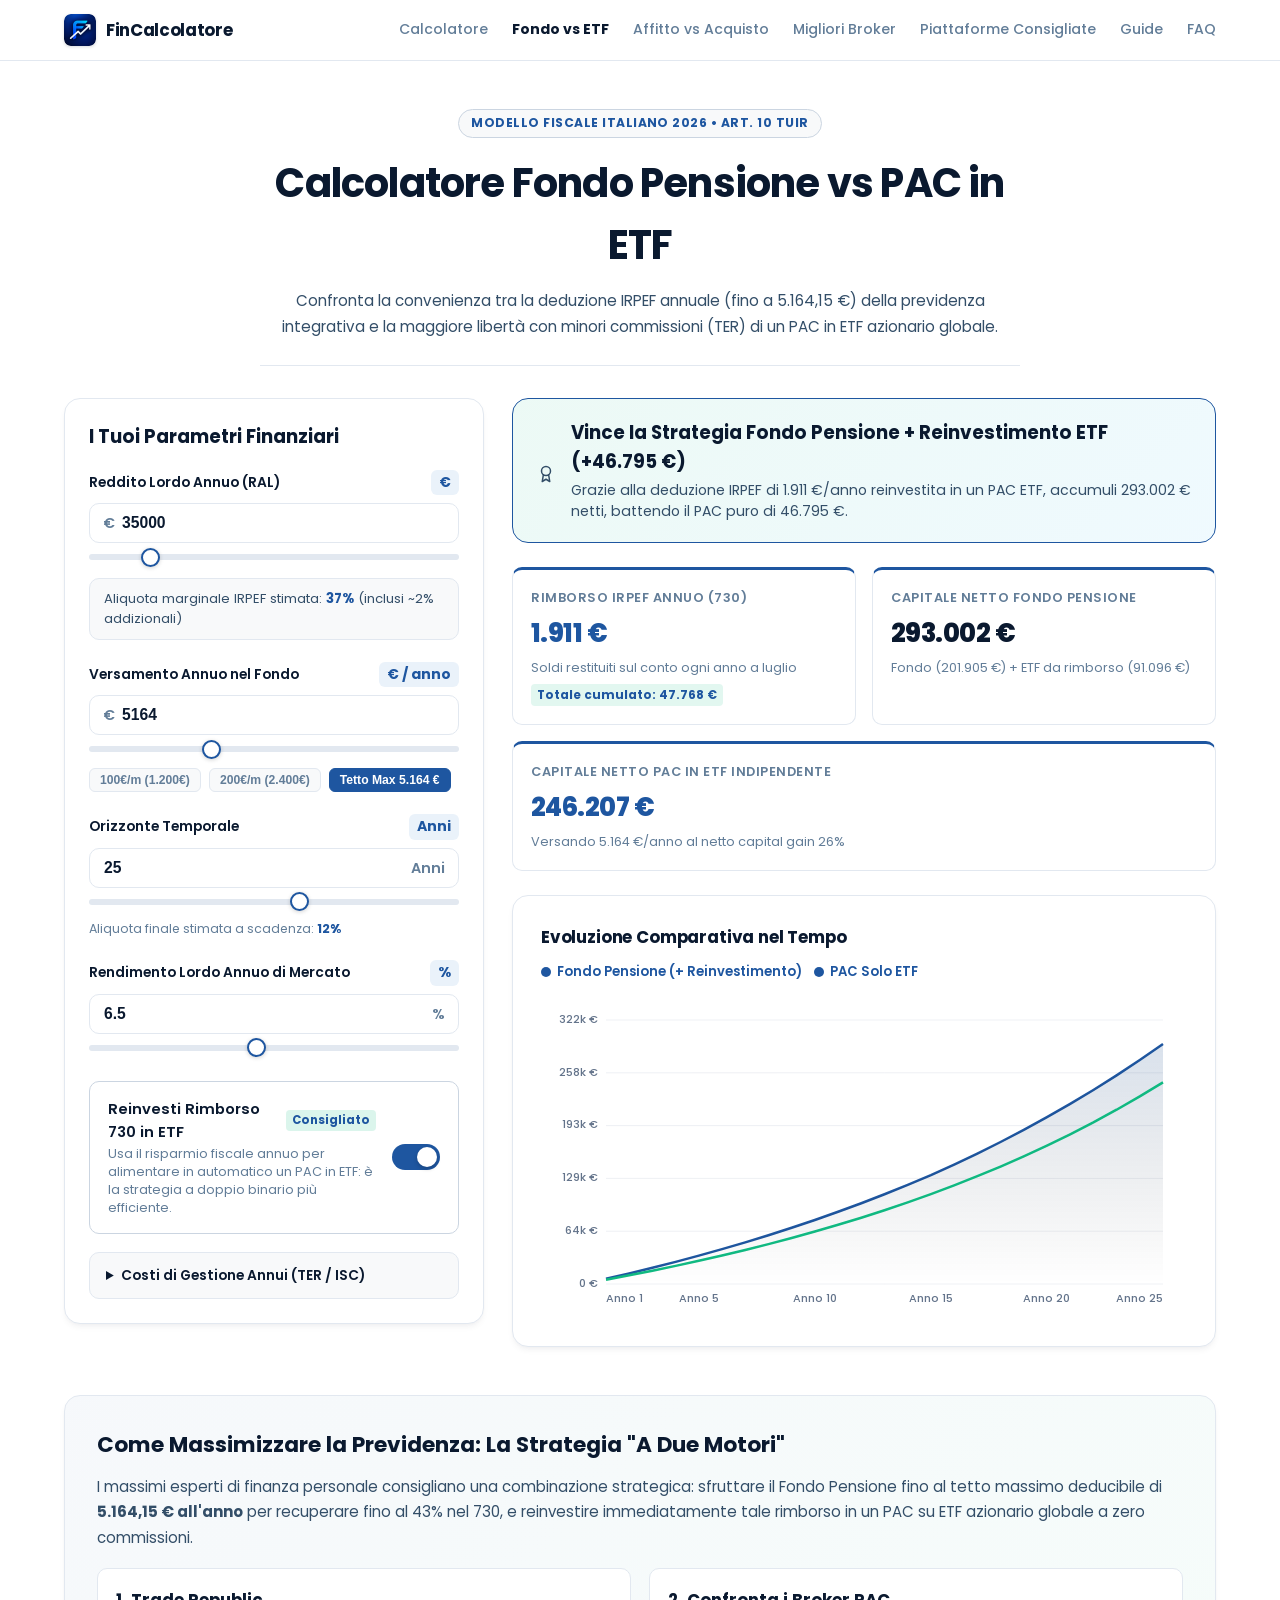
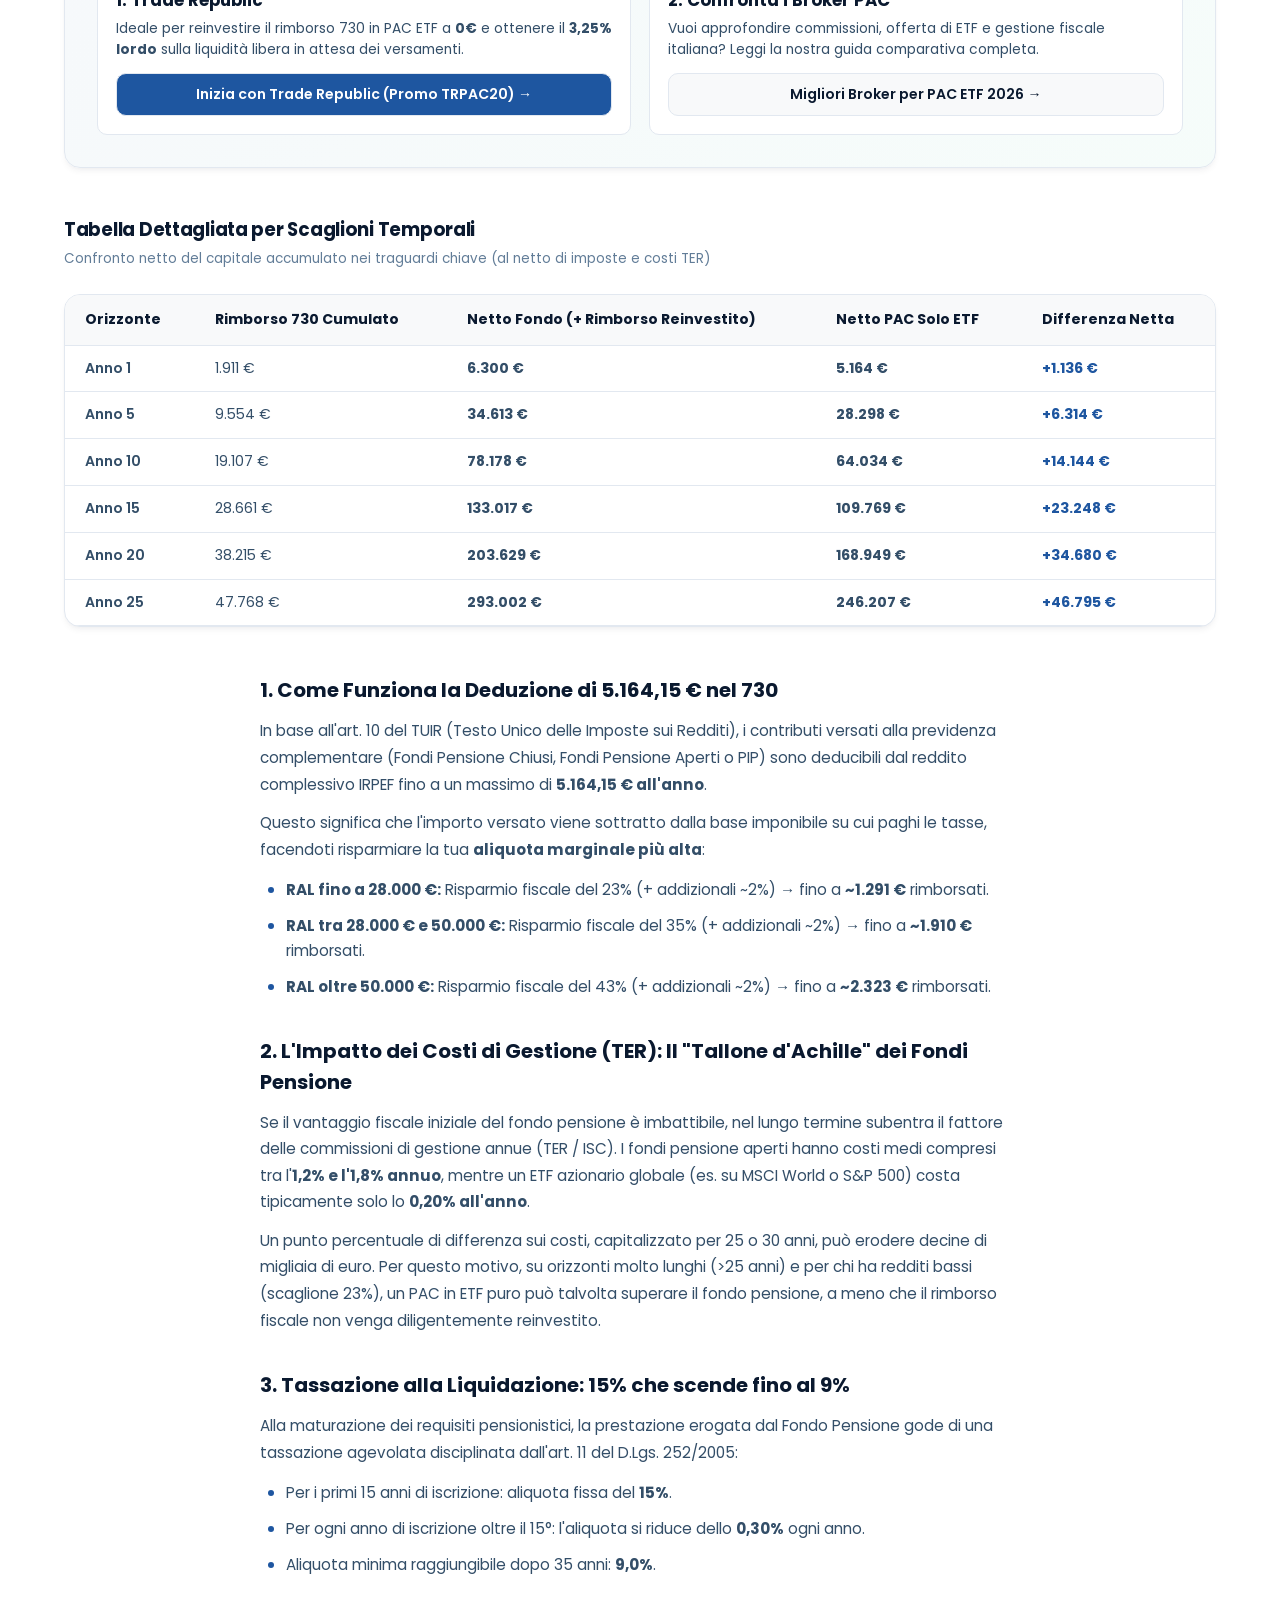
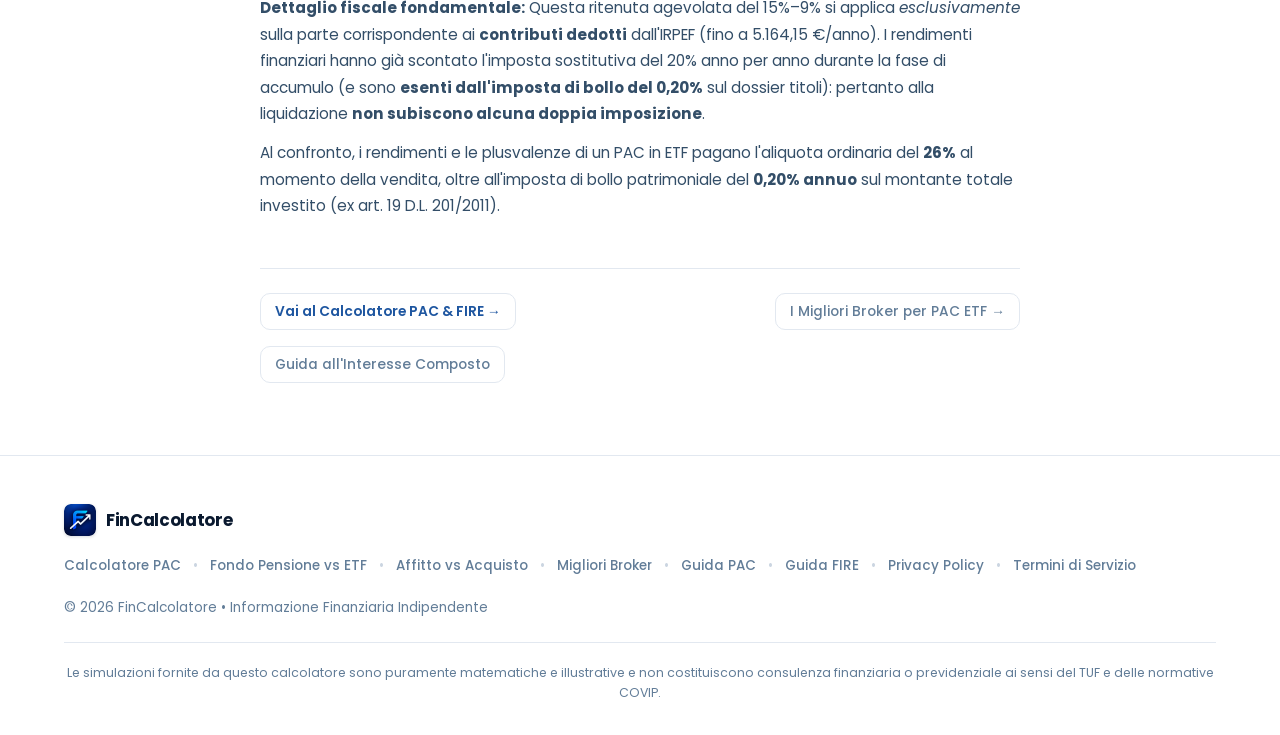
<file: fondo-pensione-vs-etf.html>
<!DOCTYPE html>
<html lang="it">
<head>
  <meta charset="UTF-8">
  <meta name="viewport" content="width=device-width, initial-scale=1.0">
  <title>Calcolatore Fondo Pensione vs ETF (2026) | Deduzione 5.164€ & Tasse</title>
  <meta name="description" content="Simula gratis la convenienza tra Fondo Pensione e PAC in ETF. Calcola il risparmio IRPEF della deduzione 5.164€, l'effetto del reinvestimento nel 730, i costi TER e la tassazione finale.">
  <meta name="keywords" content="fondo pensione vs etf, calcolo deduzione fondo pensione, deduzione 5164 irpef, conviene fondo pensione aperto, simulatore pensione integrativa pac etf">
  <meta name="author" content="FinCalcolatore">
  <meta name="robots" content="index, follow">

  <!-- Canonical URL -->
  <link rel="canonical" href="https://fincalcolatore.vercel.app/fondo-pensione-vs-etf.html">

  <!-- Open Graph -->
  <meta property="og:type" content="website">
  <meta property="og:site_name" content="FinCalcolatore">
  <meta property="og:title" content="Calcolatore Fondo Pensione vs PAC ETF (2026) | Deduzione 5.164€">
  <meta property="og:description" content="Simula il risparmio IRPEF, la tassazione agevolata (15%-9%) e confronta la crescita netta del Fondo Pensione con un PAC autonomo in ETF.">
  <meta property="og:url" content="https://fincalcolatore.vercel.app/fondo-pensione-vs-etf.html">
  <meta property="og:image" content="https://fincalcolatore.vercel.app/assets/og-cover.png">
  <meta property="og:image:width" content="1200">
  <meta property="og:image:height" content="630">

  <!-- Twitter Card -->
  <meta name="twitter:card" content="summary_large_image">
  <meta name="twitter:title" content="Calcolatore Fondo Pensione vs ETF (2026)">
  <meta name="twitter:description" content="Confronto matematico: deduzione IRPEF 5.164€ vs rendimento ETF a basso costo.">
  <meta name="twitter:image" content="https://fincalcolatore.vercel.app/assets/og-cover.png">

  <!-- Google Fonts & Favicon -->
  <link rel="preconnect" href="https://fonts.googleapis.com">
  <link rel="preconnect" href="https://fonts.gstatic.com" crossorigin>
  <link href="https://fonts.googleapis.com/css2?family=Poppins:ital,wght@0,300;0,400;0,500;0,600;0,700;0,800;1,400;1,600&display=swap" rel="stylesheet">
  <link rel="icon" type="image/svg+xml" href="assets/logos/fincalcolatore.svg">
  <link rel="stylesheet" href="style.css?v=4.5">

  <!-- Schema.org WebApplication Structured Data -->
  <script type="application/ld+json">
  {
    "@context": "https://schema.org",
    "@type": "WebApplication",
    "name": "Calcolatore Fondo Pensione vs ETF",
    "applicationCategory": "FinanceApplication",
    "operatingSystem": "All",
    "offers": {
      "@type": "Offer",
      "price": "0",
      "priceCurrency": "EUR"
    },
    "description": "Simulatore interattivo per confrontare l'efficienza fiscale della previdenza complementare (deduzione IRPEF fino a 5.164€) con un Piano di Accumulo autonomo in ETF."
  }
  </script>
</head>
<body>

  <!-- Navbar -->
  <nav class="navbar">
    <div class="container nav-content">
      <a href="index.html" class="brand-logo">
        <img src="assets/logos/fincalcolatore.svg" alt="Logo FinCalcolatore" width="32" height="32" class="brand-logo-img">
        <span class="brand-title">FinCalcolatore</span>
      </a>
      <div class="nav-links">
        <a href="index.html" class="nav-link">Calcolatore</a>
        <a href="fondo-pensione-vs-etf.html" class="nav-link active">Fondo vs ETF</a>
        <a href="affitto-vs-acquisto.html" class="nav-link">Affitto vs Acquisto</a>
        <a href="migliori-broker-pac-etf-italia.html" class="nav-link">Migliori Broker</a>
        <a href="index.html#piattaforme" class="nav-link">Piattaforme Consigliate</a>
        <a href="index.html#guide" class="nav-link">Guide</a>
        <a href="index.html#guida-faq" class="nav-link">FAQ</a>
      </div>

      <!-- Hamburger Button (Mobile only) -->
      <button class="hamburger-btn" id="hamburgerBtn" type="button" aria-label="Apri menu di navigazione" aria-expanded="false" aria-controls="mobileMenu">
        <span class="hamburger-line"></span>
        <span class="hamburger-line"></span>
        <span class="hamburger-line"></span>
      </button>
    </div>

    <!-- Mobile Nav Drawer -->
    <div class="mobile-menu" id="mobileMenu" aria-hidden="true">
      <div class="mobile-menu-inner">
        <div class="mobile-menu-section-title">Strumenti & Calcolatori</div>
        <a href="index.html#calcolatore" class="mobile-nav-link">
          <span class="mobile-nav-icon" aria-hidden="true"><svg viewBox="0 0 24 24" width="18" height="18" fill="none" stroke="currentColor" stroke-width="2" stroke-linecap="round" stroke-linejoin="round"><line x1="18" y1="20" x2="18" y2="10"></line><line x1="12" y1="20" x2="12" y2="4"></line><line x1="6" y1="20" x2="6" y2="14"></line></svg></span>
          <span>Calcolatore PAC & FIRE</span>
        </a>
        <a href="fondo-pensione-vs-etf.html" class="mobile-nav-link" style="color: var(--accent-primary); font-weight: 600;">
          <span class="mobile-nav-icon" aria-hidden="true"><svg viewBox="0 0 24 24" width="18" height="18" fill="none" stroke="currentColor" stroke-width="2" stroke-linecap="round" stroke-linejoin="round"><polyline points="23 6 13.5 15.5 8.5 10.5 1 18"></polyline><polyline points="17 6 23 6 23 12"></polyline></svg></span>
          <span>Fondo Pensione vs ETF (5.164€)</span>
        </a>
        <a href="affitto-vs-acquisto.html" class="mobile-nav-link">
          <span class="mobile-nav-icon" aria-hidden="true"><svg viewBox="0 0 24 24" width="18" height="18" fill="none" stroke="currentColor" stroke-width="2" stroke-linecap="round" stroke-linejoin="round"><path d="M3 9l9-7 9 7v11a2 2 0 0 1-2 2H5a2 2 0 0 1-2-2z"></path><polyline points="9 22 9 12 15 12 15 22"></polyline></svg></span>
          <span>Affitto vs Acquisto Casa</span>
        </a>
        <a href="migliori-broker-pac-etf-italia.html" class="mobile-nav-link">
          <span class="mobile-nav-icon" aria-hidden="true"><svg viewBox="0 0 24 24" width="18" height="18" fill="none" stroke="currentColor" stroke-width="2" stroke-linecap="round" stroke-linejoin="round"><circle cx="12" cy="8" r="6"></circle><path d="M15.477 12.89L17 22l-5-3-5 3 1.523-9.11"></path></svg></span>
          <span>Migliori Broker PAC (2026)</span>
        </a>

        <div class="mobile-menu-divider"></div>

        <div class="mobile-menu-section-title">Guide & Approfondimenti</div>
        <a href="guida-interesse-composto-pac.html" class="mobile-nav-link">
          <span class="mobile-nav-icon" aria-hidden="true"><svg viewBox="0 0 24 24" width="18" height="18" fill="none" stroke="currentColor" stroke-width="2" stroke-linecap="round" stroke-linejoin="round"><path d="M4 19.5A2.5 2.5 0 0 1 6.5 17H20"></path><path d="M6.5 2H20v20H6.5A2.5 2.5 0 0 1 4 19.5v-15A2.5 2.5 0 0 1 6.5 2z"></path></svg></span>
          <span>Guida Interesse Composto</span>
        </a>
        <a href="guida-metodo-fire-regola-4-percento.html" class="mobile-nav-link">
          <span class="mobile-nav-icon" aria-hidden="true"><svg viewBox="0 0 24 24" width="18" height="18" fill="none" stroke="currentColor" stroke-width="2" stroke-linecap="round" stroke-linejoin="round"><circle cx="12" cy="12" r="10"></circle><circle cx="12" cy="12" r="6"></circle><circle cx="12" cy="12" r="2"></circle></svg></span>
          <span>Guida Metodo FIRE (Regola 4%)</span>
        </a>
        <a href="index.html#piattaforme" class="mobile-nav-link">
          <span class="mobile-nav-icon" aria-hidden="true"><svg viewBox="0 0 24 24" width="18" height="18" fill="none" stroke="currentColor" stroke-width="2" stroke-linecap="round" stroke-linejoin="round"><polygon points="12 2 15.09 8.26 22 9.27 17 14.14 18.18 21.02 12 17.77 5.82 21.02 7 14.14 2 9.27 8.91 8.26 12 2"></polygon></svg></span>
          <span>Piattaforme Consigliate</span>
        </a>
        <a href="index.html#guida-faq" class="mobile-nav-link">
          <span class="mobile-nav-icon" aria-hidden="true"><svg viewBox="0 0 24 24" width="18" height="18" fill="none" stroke="currentColor" stroke-width="2" stroke-linecap="round" stroke-linejoin="round"><circle cx="12" cy="12" r="10"></circle><path d="M9.09 9a3 3 0 0 1 5.83 1c0 2-3 3-3 3"></path><line x1="12" y1="17" x2="12.01" y2="17"></line></svg></span>
          <span>Domande Frequenti (FAQ)</span>
        </a>
      </div>
    </div>
  </nav>

  <!-- Mobile Menu Backdrop -->
  <div class="mobile-menu-backdrop" id="mobileMenuBackdrop" aria-hidden="true"></div>

  <main class="container">
    <header class="legal-page-header" style="text-align: center; margin-bottom: 32px;">
      <div class="broker-badge-pill">
        <span>MODELLO FISCALE ITALIANO 2026 • ART. 10 TUIR</span>
      </div>
      <h1 class="legal-main-title" style="font-size: clamp(1.8rem, 4vw, 2.5rem); margin-bottom: 12px;">
        Calcolatore Fondo Pensione vs PAC in ETF
      </h1>
      <p class="legal-lead-text" style="max-width: 780px; margin: 0 auto; color: var(--text-body);">
        Confronta la convenienza tra la deduzione IRPEF annuale (fino a 5.164,15 €) della previdenza integrativa e la maggiore libertà con minori commissioni (TER) di un PAC in ETF azionario globale.
      </p>
    </header>

    <!-- DASHBOARD INTERATTIVA DEL CALCOLATORE -->
    <div class="pension-dashboard-grid">

      <!-- COLONNA SINISTRA: PANNELLO CONTROLLI -->
      <div class="calculator-card" style="padding: 24px;">
        <h2 style="font-size: 1.15rem; font-weight: 700; color: var(--text-heading); margin-bottom: 18px; display: flex; align-items: center; gap: 8px;">
          <span>I Tuoi Parametri Finanziari</span>
        </h2>

        <!-- Input RAL -->
        <div class="form-group">
          <div class="label-row">
            <label for="ralInput" class="input-label">Reddito Lordo Annuo (RAL)</label>
            <span class="input-val-tag">€</span>
          </div>
          <div class="input-field-wrapper">
            <span class="input-prefix">€</span>
            <input type="number" id="ralInput" class="text-input has-prefix tabular-nums" value="35000" min="15000" max="150000" step="1000">
          </div>
          <input type="range" id="ralRange" class="range-slider" min="15000" max="150000" step="1000" value="35000">
          <div class="tax-bracket-summary" style="margin-top: 10px; padding: 10px 14px; font-size: 0.82rem;">
            Aliquota marginale IRPEF stimata: <strong id="kpiMarginalRate" style="color: var(--accent-primary);">37%</strong> (inclusi ~2% addizionali)
          </div>
        </div>

        <!-- Input Versamento Annuo -->
        <div class="form-group">
          <div class="label-row">
            <label for="contribInput" class="input-label">Versamento Annuo nel Fondo</label>
            <span class="input-val-tag">€ / anno</span>
          </div>
          <div class="input-field-wrapper">
            <span class="input-prefix">€</span>
            <input type="number" id="contribInput" class="text-input has-prefix tabular-nums" value="5164" min="500" max="15000" step="50">
          </div>
          <input type="range" id="contribRange" class="range-slider" min="500" max="15000" step="50" value="5164">
          <div class="preset-chips-row">
            <button type="button" class="preset-chip-btn preset-contrib" data-val="1200">100€/m (1.200€)</button>
            <button type="button" class="preset-chip-btn preset-contrib" data-val="2400">200€/m (2.400€)</button>
            <button type="button" class="preset-chip-btn preset-contrib active" data-val="5164">Tetto Max 5.164 €</button>
          </div>
        </div>

        <!-- Input Anni alla Pensione -->
        <div class="form-group">
          <div class="label-row">
            <label for="yearsInput" class="input-label">Orizzonte Temporale</label>
            <span class="input-val-tag">Anni</span>
          </div>
          <div class="input-field-wrapper">
            <input type="number" id="yearsInput" class="text-input has-suffix tabular-nums" value="25" min="5" max="40" step="1">
            <span class="input-suffix">Anni</span>
          </div>
          <input type="range" id="yearsRange" class="range-slider" min="5" max="40" step="1" value="25">
          <div style="font-size: 0.78rem; color: var(--text-muted); margin-top: 6px;">
            Aliquota finale stimata a scadenza: <strong id="kpiPensionTaxRate" style="color: var(--accent-emerald);">12.0%</strong>
          </div>
        </div>

        <!-- Input Rendimento Lordo Atteso -->
        <div class="form-group">
          <div class="label-row">
            <label for="returnInput" class="input-label">Rendimento Lordo Annuo di Mercato</label>
            <span class="input-val-tag">%</span>
          </div>
          <div class="input-field-wrapper">
            <input type="number" id="returnInput" class="text-input has-suffix tabular-nums" value="6.5" min="2" max="12" step="0.5">
            <span class="input-suffix">%</span>
          </div>
          <input type="range" id="returnRange" class="range-slider" min="2" max="12" step="0.5" value="6.5">
        </div>

        <!-- TOGGLE REINVESTIMENTO RIMBORSO 730 -->
        <div class="toggle-card-wrap">
          <div class="toggle-info">
            <div class="toggle-title">
              <span>Reinvesti Rimborso 730 in ETF</span>
              <span class="toggle-badge-star">Consigliato</span>
            </div>
            <div class="toggle-desc">
              Usa il risparmio fiscale annuo per alimentare in automatico un PAC in ETF: è la strategia a doppio binario più efficiente.
            </div>
          </div>
          <label class="switch-control" title="Attiva/disattiva reinvestimento del rimborso">
            <input type="checkbox" id="toggleReinvest" checked>
            <span class="switch-slider"></span>
          </label>
        </div>

        <!-- Parametri Costi (TER) -->
        <details style="background: var(--bg-subtle); border: 1px solid var(--border-light); border-radius: var(--radius-md); padding: 12px 16px; margin-top: 14px;">
          <summary style="font-size: 0.86rem; font-weight: 600; color: var(--text-heading); cursor: pointer;">
            Costi di Gestione Annui (TER / ISC)
          </summary>
          <div style="margin-top: 14px;">
            <div class="form-group" style="margin-bottom: 14px;">
              <div class="label-row">
                <label for="terPensionInput" class="input-label" style="font-size: 0.84rem;">TER Fondo Pensione Aperto</label>
                <span class="input-val-tag">%</span>
              </div>
              <div class="input-field-wrapper">
                <input type="number" id="terPensionInput" class="text-input has-suffix tabular-nums" value="1.4" min="0.4" max="2.5" step="0.1">
                <span class="input-suffix">%</span>
              </div>
              <input type="range" id="terPensionRange" class="range-slider" min="0.4" max="2.5" step="0.1" value="1.4">
            </div>

            <div class="form-group" style="margin-bottom: 0;">
              <div class="label-row">
                <label for="terEtfInput" class="input-label" style="font-size: 0.84rem;">TER PAC ETF Globale</label>
                <span class="input-val-tag">%</span>
              </div>
              <div class="input-field-wrapper">
                <input type="number" id="terEtfInput" class="text-input has-suffix tabular-nums" value="0.2" min="0.05" max="0.5" step="0.05">
                <span class="input-suffix">%</span>
              </div>
              <input type="range" id="terEtfRange" class="range-slider" min="0.05" max="0.5" step="0.05" value="0.2">
            </div>
          </div>
        </details>

      </div>

      <!-- COLONNA DESTRA: RISULTATI, KPI E GRAFICO -->
      <div>

        <!-- Winner Card Dinamica -->
        <div class="winner-card" id="winnerCard">
          <div class="winner-icon" id="winnerIcon"><svg viewBox="0 0 24 24" width="18" height="18" fill="none" stroke="currentColor" stroke-width="2" stroke-linecap="round" stroke-linejoin="round"><circle cx="12" cy="8" r="6"></circle><path d="M15.477 12.89L17 22l-5-3-5 3 1.523-9.11"></path></svg></div>
          <div class="winner-content">
            <h3 class="winner-title" id="winnerTitle">Calcolo in corso...</h3>
            <p class="winner-desc" id="winnerDesc">Elaborazione della simulazione fiscale e finanziaria.</p>
          </div>
        </div>

        <!-- KPI Grid Primaria -->
        <div class="pension-kpi-grid">
          <!-- Risparmio 730 Annuo -->
          <div class="pension-kpi-card highlight-pension">
            <div class="pension-kpi-label">Rimborso IRPEF Annuo (730)</div>
            <div class="pension-kpi-val" id="kpiAnnualRefund" style="color: var(--accent-primary);">-- €</div>
            <div class="pension-kpi-sub">Soldi restituiti sul conto ogni anno a luglio</div>
            <div class="pension-kpi-tax-badge">Totale cumulato: <span id="kpiTotalRefund">-- €</span></div>
          </div>

          <!-- Strategia Fondo Pensione Netta -->
          <div class="pension-kpi-card highlight-pension">
            <div class="pension-kpi-label">Capitale Netto Fondo Pensione</div>
            <div class="pension-kpi-val" id="kpiPensionNet">-- €</div>
            <div class="pension-kpi-sub" id="kpiPensionSub">Al netto della tassazione agevolata</div>
          </div>

          <!-- Strategia PAC ETF Netta -->
          <div class="pension-kpi-card highlight-etf" style="grid-column: 1 / -1;">
            <div class="pension-kpi-label">Capitale Netto PAC in ETF Indipendente</div>
            <div class="pension-kpi-val" id="kpiEtfNet" style="color: var(--accent-emerald);">-- €</div>
            <div class="pension-kpi-sub" id="kpiEtfSub">Al netto dell'imposta sul capital gain del 26%</div>
          </div>
        </div>

        <!-- Grafico Canvas Interattivo -->
        <div class="chart-card">
          <div class="chart-card-header">
            <h3 class="chart-card-title">
              Evoluzione Comparativa nel Tempo
            </h3>
            <div class="chart-legend-wrap">
              <span class="chart-legend-item" style="color: var(--accent-primary);">
                <span class="chart-legend-dot" style="background: var(--accent-primary);"></span>
                Fondo Pensione (+ Reinvestimento)
              </span>
              <span class="chart-legend-item" style="color: var(--accent-emerald);">
                <span class="chart-legend-dot" style="background: var(--accent-emerald);"></span>
                PAC Solo ETF
              </span>
            </div>
          </div>

          <div class="chart-canvas-container">
            <canvas id="pensionChart"></canvas>
          </div>
        </div>

      </div>

    </div>

    <!-- SEZIONE MONETIZZAZIONE / BROKER CONSIGLIATI PER LA STRATEGIA ETF -->
    <section class="broker-detail-card" style="background: linear-gradient(135deg, rgba(30, 86, 160, 0.04) 0%, rgba(16, 185, 129, 0.04) 100%);">
      <h2 class="legal-article-title" style="font-size: 1.35rem; margin-bottom: 12px;">
        Come Massimizzare la Previdenza: La Strategia "A Due Motori"
      </h2>
      <p style="color: var(--text-body); font-size: 0.94rem; line-height: 1.7; margin-bottom: 18px;">
        I massimi esperti di finanza personale consigliano una combinazione strategica: sfruttare il Fondo Pensione fino al tetto massimo deducibile di <strong>5.164,15 € all'anno</strong> per recuperare fino al 43% nel 730, e reinvestire immediatamente tale rimborso in un PAC su ETF azionario globale a zero commissioni.
      </p>

      <div class="broker-subgrid">
        <div style="background: var(--bg-surface); border: 1px solid var(--border-light); border-radius: var(--radius-md); padding: 18px;">
          <h3 style="font-size: 1.05rem; font-weight: 700; color: var(--text-heading); margin-bottom: 6px;">1. Trade Republic</h3>
          <p style="font-size: 0.86rem; color: var(--text-body); line-height: 1.5; margin-bottom: 12px;">
            Ideale per reinvestire il rimborso 730 in PAC ETF a <strong>0€</strong> e ottenere il <strong>3,25% lordo</strong> sulla liquidità libera in attesa dei versamenti.
          </p>
          <a href="https://traderepublic.com/referral/TRPAC20" target="_blank" rel="noopener noreferrer" class="verdict-card-btn" style="background: var(--accent-emerald); color: #fff;">
            Inizia con Trade Republic (Promo TRPAC20) →
          </a>
        </div>

        <div style="background: var(--bg-surface); border: 1px solid var(--border-light); border-radius: var(--radius-md); padding: 18px;">
          <h3 style="font-size: 1.05rem; font-weight: 700; color: var(--text-heading); margin-bottom: 6px;">2. Confronta i Broker PAC</h3>
          <p style="font-size: 0.86rem; color: var(--text-body); line-height: 1.5; margin-bottom: 12px;">
            Vuoi approfondire commissioni, offerta di ETF e gestione fiscale italiana? Leggi la nostra guida comparativa completa.
          </p>
          <a href="migliori-broker-pac-etf-italia.html" class="verdict-card-btn">
            Migliori Broker per PAC ETF 2026 →
          </a>
        </div>
      </div>
    </section>

    <!-- TABELLA DI CONFRONTO ANNO PER ANNO -->
    <section class="table-section" style="margin: 48px 0;">
      <div class="card-header" style="border: none; padding-bottom: 0;">
        <h2 class="card-title">Tabella Dettagliata per Scaglioni Temporali</h2>
        <p class="card-desc">Confronto netto del capitale accumulato nei traguardi chiave (al netto di imposte e costi TER)</p>
      </div>
      <div class="table-wrapper">
        <table class="amort-table">
          <thead>
            <tr>
              <th>Orizzonte</th>
              <th>Rimborso 730 Cumulato</th>
              <th>Netto Fondo (+ Rimborso Reinvestito)</th>
              <th>Netto PAC Solo ETF</th>
              <th>Differenza Netta</th>
            </tr>
          </thead>
          <tbody id="pensionTableBody">
            <!-- Popolato dinamicamente da fondo-pensione.js?v=1.3 -->
          </tbody>
        </table>
      </div>
    </section>

    <!-- GUIDA FORMATIVA E FAQ FISCALI -->
    <div class="legal-doc-wrap">
      <article class="legal-article">
        <h2 class="legal-article-title">1. Come Funziona la Deduzione di 5.164,15 € nel 730</h2>
        <p>
          In base all'art. 10 del TUIR (Testo Unico delle Imposte sui Redditi), i contributi versati alla previdenza complementare (Fondi Pensione Chiusi, Fondi Pensione Aperti o PIP) sono deducibili dal reddito complessivo IRPEF fino a un massimo di <strong>5.164,15 € all'anno</strong>.
        </p>
        <p>
          Questo significa che l'importo versato viene sottratto dalla base imponibile su cui paghi le tasse, facendoti risparmiare la tua <strong>aliquota marginale più alta</strong>:
        </p>
        <ul>
          <li><strong>RAL fino a 28.000 €:</strong> Risparmio fiscale del 23% (+ addizionali ~2%) &rarr; fino a <strong>~1.291 €</strong> rimborsati.</li>
          <li><strong>RAL tra 28.000 € e 50.000 €:</strong> Risparmio fiscale del 35% (+ addizionali ~2%) &rarr; fino a <strong>~1.910 €</strong> rimborsati.</li>
          <li><strong>RAL oltre 50.000 €:</strong> Risparmio fiscale del 43% (+ addizionali ~2%) &rarr; fino a <strong>~2.323 €</strong> rimborsati.</li>
        </ul>
      </article>

      <article class="legal-article">
        <h2 class="legal-article-title">2. L'Impatto dei Costi di Gestione (TER): Il "Tallone d'Achille" dei Fondi Pensione</h2>
        <p>
          Se il vantaggio fiscale iniziale del fondo pensione è imbattibile, nel lungo termine subentra il fattore delle commissioni di gestione annue (TER / ISC). I fondi pensione aperti hanno costi medi compresi tra l'<strong>1,2% e l'1,8% annuo</strong>, mentre un ETF azionario globale (es. su MSCI World o S&P 500) costa tipicamente solo lo <strong>0,20% all'anno</strong>.
        </p>
        <p>
          Un punto percentuale di differenza sui costi, capitalizzato per 25 o 30 anni, può erodere decine di migliaia di euro. Per questo motivo, su orizzonti molto lunghi (&gt;25 anni) e per chi ha redditi bassi (scaglione 23%), un PAC in ETF puro può talvolta superare il fondo pensione, a meno che il rimborso fiscale non venga diligentemente reinvestito.
        </p>
      </article>

      <article class="legal-article">
        <h2 class="legal-article-title">3. Tassazione alla Liquidazione: 15% che scende fino al 9%</h2>
        <p>
          Alla maturazione dei requisiti pensionistici, la prestazione erogata dal Fondo Pensione gode di una tassazione agevolata disciplinata dall'art. 11 del D.Lgs. 252/2005:
        </p>
        <ul>
          <li>Per i primi 15 anni di iscrizione: aliquota fissa del <strong>15%</strong>.</li>
          <li>Per ogni anno di iscrizione oltre il 15°: l'aliquota si riduce dello <strong>0,30%</strong> ogni anno.</li>
          <li>Aliquota minima raggiungibile dopo 35 anni: <strong>9,0%</strong>.</li>
        </ul>
        <p>
          <strong>Dettaglio fiscale fondamentale:</strong> Questa ritenuta agevolata del 15%–9% si applica <em>esclusivamente</em> sulla parte corrispondente ai <strong>contributi dedotti</strong> dall'IRPEF (fino a 5.164,15 €/anno). I rendimenti finanziari hanno già scontato l'imposta sostitutiva del 20% anno per anno durante la fase di accumulo (e sono <strong>esenti dall'imposta di bollo del 0,20%</strong> sul dossier titoli): pertanto alla liquidazione <strong>non subiscono alcuna doppia imposizione</strong>.
        </p>
        <p>
          Al confronto, i rendimenti e le plusvalenze di un PAC in ETF pagano l'aliquota ordinaria del <strong>26%</strong> al momento della vendita, oltre all'imposta di bollo patrimoniale del <strong>0,20% annuo</strong> sul montante totale investito (ex art. 19 D.L. 201/2011).
        </p>
      </article>

      <!-- Bottoni Navigazione Footer -->
      <div class="legal-footer-nav" style="margin-top: 48px; padding-top: 24px; border-top: 1px solid var(--border-light); display: flex; justify-content: space-between; align-items: center; flex-wrap: wrap; gap: 16px;">
        <a href="index.html#calcolatore" class="nav-back-link" style="color: var(--accent-emerald); font-weight: 600;">
          Vai al Calcolatore PAC & FIRE →
        </a>
        <a href="migliori-broker-pac-etf-italia.html" class="nav-back-link">
          I Migliori Broker per PAC ETF →
        </a>
        <a href="guida-interesse-composto-pac.html" class="nav-back-link">
          Guida all'Interesse Composto
        </a>
      </div>

    </div>
  </main>

  <!-- Footer coordinato -->
  <footer class="footer">
    <div class="container">
      <div class="footer-content">
        <div class="brand-logo">
          <img src="assets/logos/fincalcolatore.svg" alt="Logo FinCalcolatore" width="32" height="32" class="brand-logo-img">
          <span class="brand-title">FinCalcolatore</span>
        </div>
        <div class="footer-links-row">
          <a href="index.html#calcolatore" class="footer-link">Calcolatore PAC</a>
          <span class="footer-dot">&bull;</span>
          <a href="fondo-pensione-vs-etf.html" class="footer-link">Fondo Pensione vs ETF</a>
          <span class="footer-dot">&bull;</span>
          <a href="affitto-vs-acquisto.html" class="footer-link">Affitto vs Acquisto</a>
          <span class="footer-dot">&bull;</span>
          <a href="migliori-broker-pac-etf-italia.html" class="footer-link">Migliori Broker</a>
          <span class="footer-dot">&bull;</span>
          <a href="guida-interesse-composto-pac.html" class="footer-link">Guida PAC</a>
          <span class="footer-dot">&bull;</span>
          <a href="guida-metodo-fire-regola-4-percento.html" class="footer-link">Guida FIRE</a>
          <span class="footer-dot">&bull;</span>
          <a href="privacy-policy.html" class="footer-link">Privacy Policy</a>
          <span class="footer-dot">&bull;</span>
          <a href="termini-condizioni.html" class="footer-link">Termini di Servizio</a>
        </div>
        <div style="font-size: 0.85rem; color: var(--text-muted);">
          &copy; 2026 FinCalcolatore &bull; Informazione Finanziaria Indipendente
        </div>
      </div>
      <div class="footer-disclaimer">
        Le simulazioni fornite da questo calcolatore sono puramente matematiche e illustrative e non costituiscono consulenza finanziaria o previdenziale ai sensi del TUF e delle normative COVIP.
      </div>
    </div>
  </footer>

  <!-- Script logica del calcolatore fondo pensione -->
  <script src="fondo-pensione.js?v=1.5"></script>
  <script src="nav.js?v=1.3"></script>
</body>
</html>
</file>
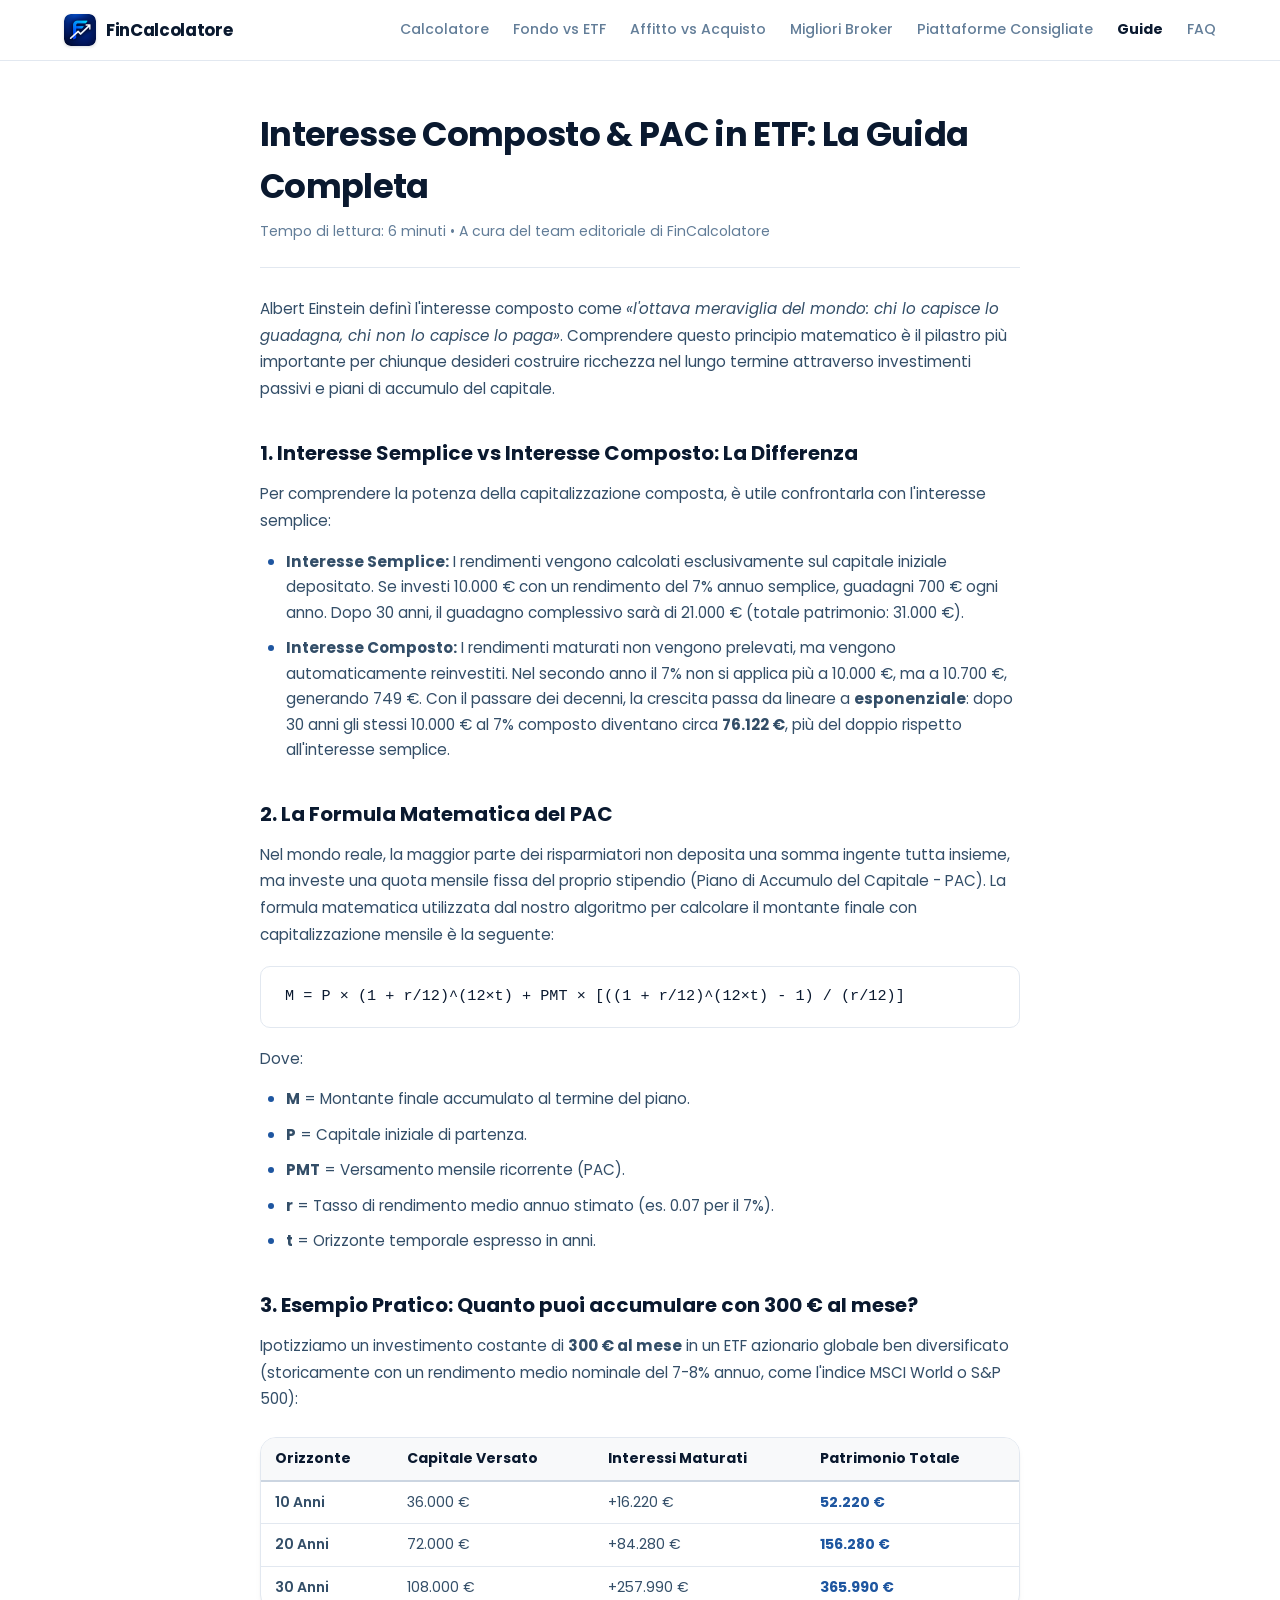
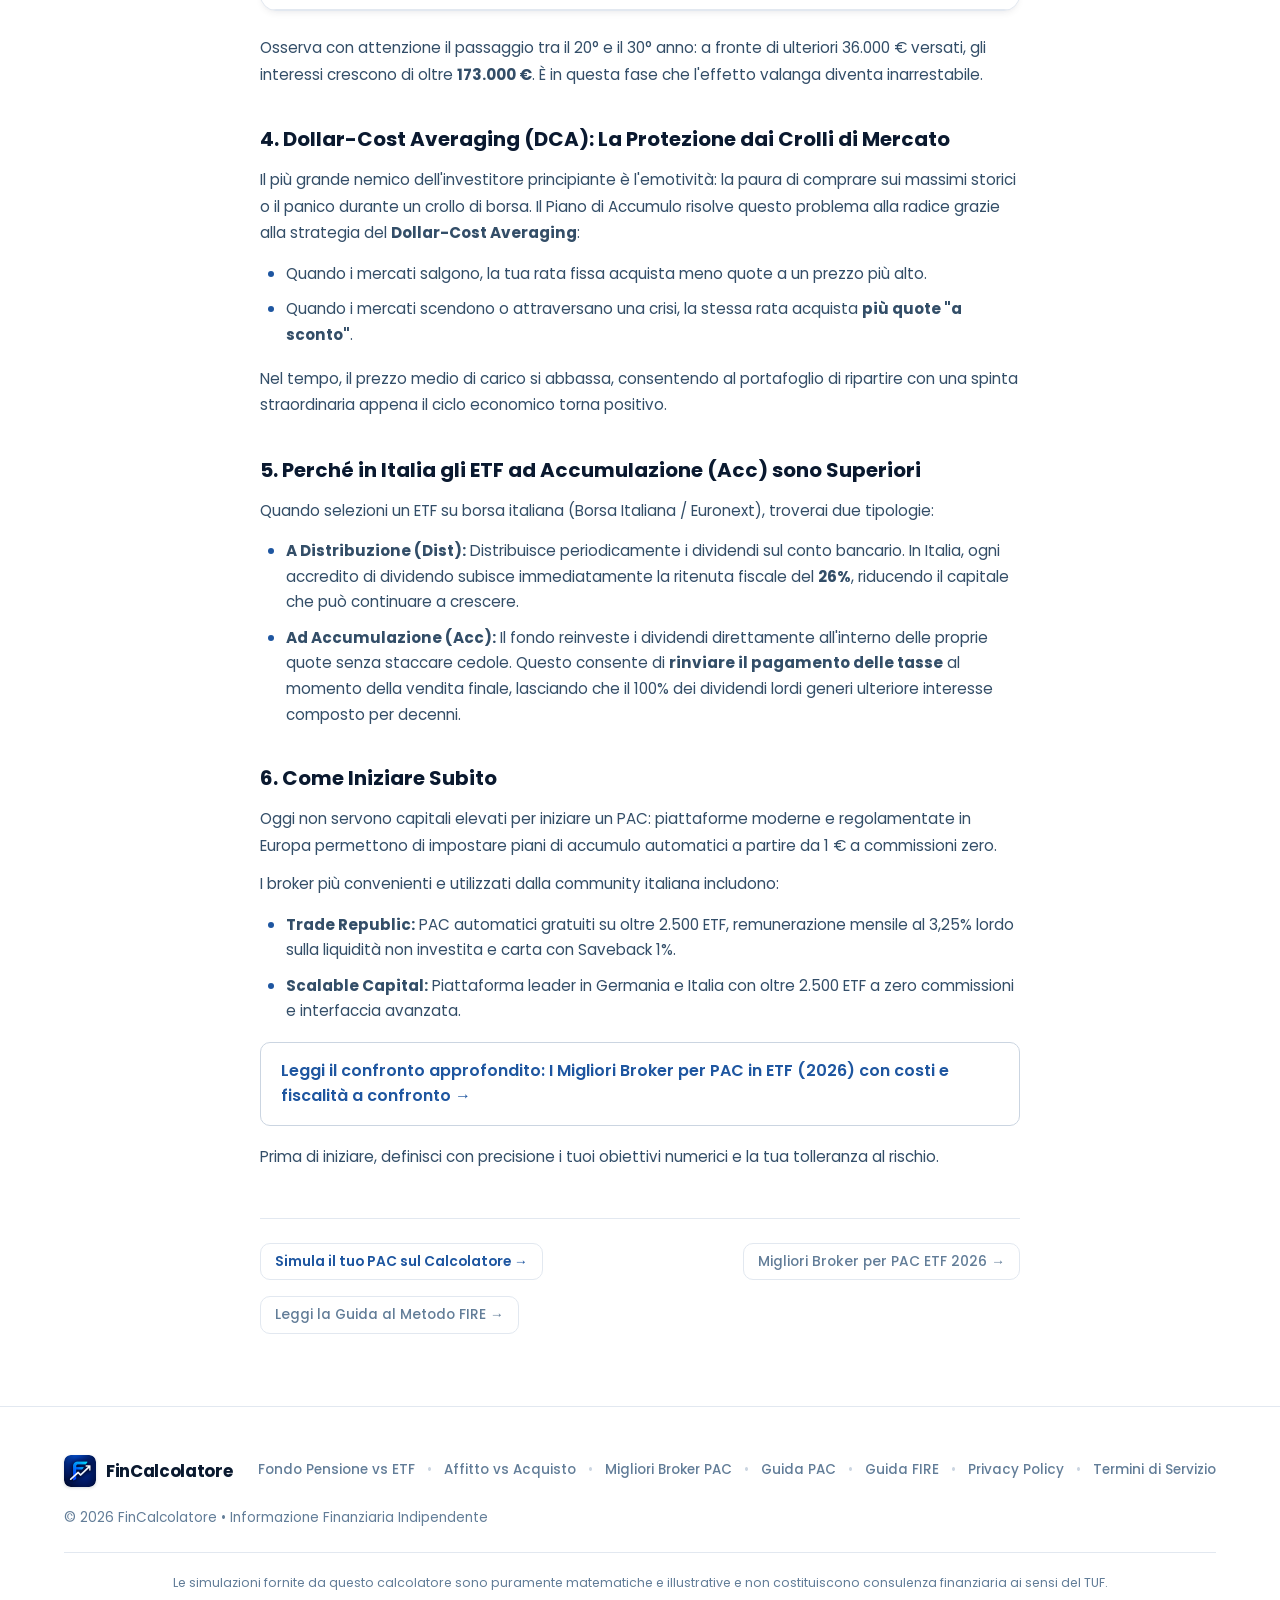
<file: guida-interesse-composto-pac.html>
<!DOCTYPE html>
<html lang="it">
<head>
  <meta charset="UTF-8">
  <meta name="viewport" content="width=device-width, initial-scale=1.0">
  <title>Guida all'Interesse Composto e PAC ETF: Come Funziona e Formula Matematica — FinCalcolatore</title>
  <meta name="description" content="Guida pratica e completa all'interesse composto e ai Piani di Accumulo (PAC) su ETF. Scopri la formula matematica, la simulazione a 10-30 anni e il Dollar-Cost Averaging.">
  <meta name="keywords" content="guida interesse composto, formula interesse composto pac, come funziona piano accumulo etf, dollar cost averaging etf, rendimento pac 20 anni, msci world pac">
  <meta name="robots" content="index, follow">
  <link rel="canonical" href="https://fincalcolatore.vercel.app/guida-interesse-composto-pac.html">
  <link rel="icon" type="image/svg+xml" href="assets/logos/fincalcolatore.svg">

  <!-- Open Graph / Social Sharing -->
  <meta property="og:type" content="article">
  <meta property="og:site_name" content="FinCalcolatore">
  <meta property="og:title" content="Guida all'Interesse Composto e PAC ETF: Come Funziona e Formula Matematica">
  <meta property="og:description" content="Guida pratica e completa all'interesse composto e ai Piani di Accumulo (PAC) su ETF. Formula matematica, simulazione a 10-30 anni e Dollar-Cost Averaging.">
  <meta property="og:url" content="https://fincalcolatore.vercel.app/guida-interesse-composto-pac.html">
  <meta property="og:image" content="https://fincalcolatore.vercel.app/assets/og-cover.png">
  <meta property="og:image:width" content="1200">
  <meta property="og:image:height" content="630">

  <!-- Twitter / X Card -->
  <meta name="twitter:card" content="summary_large_image">
  <meta name="twitter:title" content="Guida all'Interesse Composto e PAC ETF — FinCalcolatore">
  <meta name="twitter:description" content="Guida completa con formula matematica, simulazione 10-30 anni e confronto tra accumulazione e distribuzione.">
  <meta name="twitter:image" content="https://fincalcolatore.vercel.app/assets/og-cover.png">

  <link rel="preconnect" href="https://fonts.googleapis.com">
  <link rel="preconnect" href="https://fonts.gstatic.com" crossorigin>
  <link href="https://fonts.googleapis.com/css2?family=Poppins:ital,wght@0,400;0,500;0,600;0,700;0,800;1,400&display=swap" rel="stylesheet">
  <link rel="stylesheet" href="style.css?v=4.5">

  <!-- Schema.org Article Structured Data -->
  <script type="application/ld+json">
  {
    "@context": "https://schema.org",
    "@type": "Article",
    "headline": "Guida Completa all'Interesse Composto e ai Piani di Accumulo (PAC) su ETF",
    "description": "Spiegazione approfondita di come l'interesse composto accelera il patrimonio con un PAC su ETF, la formula matematica e simulazioni reali.",
    "author": {
      "@type": "Organization",
      "name": "FinCalcolatore"
    },
    "publisher": {
      "@type": "Organization",
      "name": "FinCalcolatore",
      "logo": {
        "@type": "ImageObject",
        "url": "https://fincalcolatore.vercel.app/assets/logos/fincalcolatore.svg"
      }
    },
    "datePublished": "2026-10-12",
    "dateModified": "2026-10-12"
  }
  </script>
</head>
<body>

  <!-- Navbar -->
  <nav class="navbar">
    <div class="container nav-content">
      <a href="index.html" class="brand-logo">
        <img src="assets/logos/fincalcolatore.svg" alt="Logo FinCalcolatore" width="32" height="32" class="brand-logo-img">
        <span class="brand-title">FinCalcolatore</span>
      </a>
      <div class="nav-links">
        <a href="index.html" class="nav-link">Calcolatore</a>
        <a href="fondo-pensione-vs-etf.html" class="nav-link">Fondo vs ETF</a>
        <a href="affitto-vs-acquisto.html" class="nav-link">Affitto vs Acquisto</a>
        <a href="migliori-broker-pac-etf-italia.html" class="nav-link">Migliori Broker</a>
        <a href="index.html#piattaforme" class="nav-link">Piattaforme Consigliate</a>
        <a href="index.html#guide" class="nav-link active">Guide</a>
        <a href="index.html#guida-faq" class="nav-link">FAQ</a>
      </div>

      <!-- Hamburger Button (Mobile only) -->
      <button class="hamburger-btn" id="hamburgerBtn" type="button" aria-label="Apri menu di navigazione" aria-expanded="false" aria-controls="mobileMenu">
        <span class="hamburger-line"></span>
        <span class="hamburger-line"></span>
        <span class="hamburger-line"></span>
      </button>
    </div>

    <!-- Mobile Nav Drawer -->
    <div class="mobile-menu" id="mobileMenu" aria-hidden="true">
      <div class="mobile-menu-inner">
        <div class="mobile-menu-section-title">Strumenti & Calcolatori</div>
        <a href="index.html#calcolatore" class="mobile-nav-link">
          <span class="mobile-nav-icon" aria-hidden="true"><svg viewBox="0 0 24 24" width="18" height="18" fill="none" stroke="currentColor" stroke-width="2" stroke-linecap="round" stroke-linejoin="round"><line x1="18" y1="20" x2="18" y2="10"></line><line x1="12" y1="20" x2="12" y2="4"></line><line x1="6" y1="20" x2="6" y2="14"></line></svg></span>
          <span>Calcolatore PAC & FIRE</span>
        </a>
        <a href="fondo-pensione-vs-etf.html" class="mobile-nav-link">
          <span class="mobile-nav-icon" aria-hidden="true"><svg viewBox="0 0 24 24" width="18" height="18" fill="none" stroke="currentColor" stroke-width="2" stroke-linecap="round" stroke-linejoin="round"><polyline points="23 6 13.5 15.5 8.5 10.5 1 18"></polyline><polyline points="17 6 23 6 23 12"></polyline></svg></span>
          <span>Fondo Pensione vs ETF (5.164€)</span>
        </a>
        <a href="affitto-vs-acquisto.html" class="mobile-nav-link">
          <span class="mobile-nav-icon" aria-hidden="true"><svg viewBox="0 0 24 24" width="18" height="18" fill="none" stroke="currentColor" stroke-width="2" stroke-linecap="round" stroke-linejoin="round"><path d="M3 9l9-7 9 7v11a2 2 0 0 1-2 2H5a2 2 0 0 1-2-2z"></path><polyline points="9 22 9 12 15 12 15 22"></polyline></svg></span>
          <span>Affitto vs Acquisto Casa</span>
        </a>
        <a href="migliori-broker-pac-etf-italia.html" class="mobile-nav-link">
          <span class="mobile-nav-icon" aria-hidden="true"><svg viewBox="0 0 24 24" width="18" height="18" fill="none" stroke="currentColor" stroke-width="2" stroke-linecap="round" stroke-linejoin="round"><circle cx="12" cy="8" r="6"></circle><path d="M15.477 12.89L17 22l-5-3-5 3 1.523-9.11"></path></svg></span>
          <span>Migliori Broker PAC (2026)</span>
        </a>

        <div class="mobile-menu-divider"></div>

        <div class="mobile-menu-section-title">Guide & Approfondimenti</div>
        <a href="guida-interesse-composto-pac.html" class="mobile-nav-link" style="color: var(--accent-primary); font-weight: 600;">
          <span class="mobile-nav-icon" aria-hidden="true"><svg viewBox="0 0 24 24" width="18" height="18" fill="none" stroke="currentColor" stroke-width="2" stroke-linecap="round" stroke-linejoin="round"><path d="M4 19.5A2.5 2.5 0 0 1 6.5 17H20"></path><path d="M6.5 2H20v20H6.5A2.5 2.5 0 0 1 4 19.5v-15A2.5 2.5 0 0 1 6.5 2z"></path></svg></span>
          <span>Guida Interesse Composto</span>
        </a>
        <a href="guida-metodo-fire-regola-4-percento.html" class="mobile-nav-link">
          <span class="mobile-nav-icon" aria-hidden="true"><svg viewBox="0 0 24 24" width="18" height="18" fill="none" stroke="currentColor" stroke-width="2" stroke-linecap="round" stroke-linejoin="round"><circle cx="12" cy="12" r="10"></circle><circle cx="12" cy="12" r="6"></circle><circle cx="12" cy="12" r="2"></circle></svg></span>
          <span>Guida Metodo FIRE (Regola 4%)</span>
        </a>
        <a href="index.html#piattaforme" class="mobile-nav-link">
          <span class="mobile-nav-icon" aria-hidden="true"><svg viewBox="0 0 24 24" width="18" height="18" fill="none" stroke="currentColor" stroke-width="2" stroke-linecap="round" stroke-linejoin="round"><polygon points="12 2 15.09 8.26 22 9.27 17 14.14 18.18 21.02 12 17.77 5.82 21.02 7 14.14 2 9.27 8.91 8.26 12 2"></polygon></svg></span>
          <span>Piattaforme Consigliate</span>
        </a>
        <a href="index.html#guida-faq" class="mobile-nav-link">
          <span class="mobile-nav-icon" aria-hidden="true"><svg viewBox="0 0 24 24" width="18" height="18" fill="none" stroke="currentColor" stroke-width="2" stroke-linecap="round" stroke-linejoin="round"><circle cx="12" cy="12" r="10"></circle><path d="M9.09 9a3 3 0 0 1 5.83 1c0 2-3 3-3 3"></path><line x1="12" y1="17" x2="12.01" y2="17"></line></svg></span>
          <span>Domande Frequenti (FAQ)</span>
        </a>
      </div>
    </div>
  </nav>

  <!-- Mobile Menu Backdrop -->
  <div class="mobile-menu-backdrop" id="mobileMenuBackdrop" aria-hidden="true"></div>

  <main class="container">
    <header class="legal-page-header">
      <h1 class="legal-main-title">Interesse Composto & PAC in ETF: La Guida Completa</h1>
      <p class="legal-meta">Tempo di lettura: 6 minuti &bull; A cura del team editoriale di FinCalcolatore</p>
    </header>

    <div class="legal-doc-wrap">

      <!-- Intro -->
      <article class="legal-article">
        <p class="legal-lead-text">
          Albert Einstein definì l'interesse composto come <em>«l'ottava meraviglia del mondo: chi lo capisce lo guadagna, chi non lo capisce lo paga»</em>. Comprendere questo principio matematico è il pilastro più importante per chiunque desideri costruire ricchezza nel lungo termine attraverso investimenti passivi e piani di accumulo del capitale.
        </p>
      </article>

      <!-- Capitolo 1 -->
      <article class="legal-article">
        <h2 class="legal-article-title">1. Interesse Semplice vs Interesse Composto: La Differenza</h2>
        <p>
          Per comprendere la potenza della capitalizzazione composta, è utile confrontarla con l'interesse semplice:
        </p>
        <ul>
          <li><strong>Interesse Semplice:</strong> I rendimenti vengono calcolati esclusivamente sul capitale iniziale depositato. Se investi 10.000 € con un rendimento del 7% annuo semplice, guadagni 700 € ogni anno. Dopo 30 anni, il guadagno complessivo sarà di 21.000 € (totale patrimonio: 31.000 €).</li>
          <li><strong>Interesse Composto:</strong> I rendimenti maturati non vengono prelevati, ma vengono automaticamente reinvestiti. Nel secondo anno il 7% non si applica più a 10.000 €, ma a 10.700 €, generando 749 €. Con il passare dei decenni, la crescita passa da lineare a <strong>esponenziale</strong>: dopo 30 anni gli stessi 10.000 € al 7% composto diventano circa <strong>76.122 €</strong>, più del doppio rispetto all'interesse semplice.</li>
        </ul>
      </article>

      <!-- Capitolo 2 -->
      <article class="legal-article">
        <h2 class="legal-article-title">2. La Formula Matematica del PAC</h2>
        <p>
          Nel mondo reale, la maggior parte dei risparmiatori non deposita una somma ingente tutta insieme, ma investe una quota mensile fissa del proprio stipendio (Piano di Accumulo del Capitale - PAC). La formula matematica utilizzata dal nostro algoritmo per calcolare il montante finale con capitalizzazione mensile è la seguente:
        </p>
        <div style="background: var(--bg-surface); border: 1px solid var(--border-light); border-radius: var(--radius-md); padding: 18px 24px; font-family: monospace; font-size: 0.95rem; color: var(--text-heading); margin: 18px 0; overflow-x: auto;">
          M = P &times; (1 + r/12)^(12&times;t) + PMT &times; [((1 + r/12)^(12&times;t) - 1) / (r/12)]
        </div>
        <p>
          Dove:
        </p>
        <ul>
          <li><strong>M</strong> = Montante finale accumulato al termine del piano.</li>
          <li><strong>P</strong> = Capitale iniziale di partenza.</li>
          <li><strong>PMT</strong> = Versamento mensile ricorrente (PAC).</li>
          <li><strong>r</strong> = Tasso di rendimento medio annuo stimato (es. 0.07 per il 7%).</li>
          <li><strong>t</strong> = Orizzonte temporale espresso in anni.</li>
        </ul>
      </article>

      <!-- Capitolo 3 -->
      <article class="legal-article">
        <h2 class="legal-article-title">3. Esempio Pratico: Quanto puoi accumulare con 300 € al mese?</h2>
        <p>
          Ipotizziamo un investimento costante di <strong>300 € al mese</strong> in un ETF azionario globale ben diversificato (storicamente con un rendimento medio nominale del 7-8% annuo, come l'indice MSCI World o S&P 500):
        </p>
        <div class="table-wrapper">
          <table class="amort-table">
            <thead>
              <tr style="border-bottom: 2px solid var(--border-medium); color: var(--text-heading);">
                <th style="padding: 10px 14px;">Orizzonte</th>
                <th style="padding: 10px 14px;">Capitale Versato</th>
                <th style="padding: 10px 14px;">Interessi Maturati</th>
                <th style="padding: 10px 14px;">Patrimonio Totale</th>
              </tr>
            </thead>
            <tbody>
              <tr style="border-bottom: 1px solid var(--border-light);">
                <td style="padding: 10px 14px; font-weight: 600;">10 Anni</td>
                <td style="padding: 10px 14px;">36.000 €</td>
                <td style="padding: 10px 14px; color: var(--accent-indigo);">+16.220 €</td>
                <td style="padding: 10px 14px; font-weight: 700; color: var(--accent-emerald);">52.220 €</td>
              </tr>
              <tr style="border-bottom: 1px solid var(--border-light);">
                <td style="padding: 10px 14px; font-weight: 600;">20 Anni</td>
                <td style="padding: 10px 14px;">72.000 €</td>
                <td style="padding: 10px 14px; color: var(--accent-indigo);">+84.280 €</td>
                <td style="padding: 10px 14px; font-weight: 700; color: var(--accent-emerald);">156.280 €</td>
              </tr>
              <tr>
                <td style="padding: 10px 14px; font-weight: 600;">30 Anni</td>
                <td style="padding: 10px 14px;">108.000 €</td>
                <td style="padding: 10px 14px; color: var(--accent-indigo);">+257.990 €</td>
                <td style="padding: 10px 14px; font-weight: 700; color: var(--accent-emerald);">365.990 €</td>
              </tr>
            </tbody>
          </table>
        </div>
        <p>
          Osserva con attenzione il passaggio tra il 20° e il 30° anno: a fronte di ulteriori 36.000 € versati, gli interessi crescono di oltre <strong>173.000 €</strong>. È in questa fase che l'effetto valanga diventa inarrestabile.
        </p>
      </article>

      <!-- Capitolo 4 -->
      <article class="legal-article">
        <h2 class="legal-article-title">4. Dollar-Cost Averaging (DCA): La Protezione dai Crolli di Mercato</h2>
        <p>
          Il più grande nemico dell'investitore principiante è l'emotività: la paura di comprare sui massimi storici o il panico durante un crollo di borsa. Il Piano di Accumulo risolve questo problema alla radice grazie alla strategia del <strong>Dollar-Cost Averaging</strong>:
        </p>
        <ul>
          <li>Quando i mercati salgono, la tua rata fissa acquista meno quote a un prezzo più alto.</li>
          <li>Quando i mercati scendono o attraversano una crisi, la stessa rata acquista <strong>più quote "a sconto"</strong>.</li>
        </ul>
        <p>
          Nel tempo, il prezzo medio di carico si abbassa, consentendo al portafoglio di ripartire con una spinta straordinaria appena il ciclo economico torna positivo.
        </p>
      </article>

      <!-- Capitolo 5 -->
      <article class="legal-article">
        <h2 class="legal-article-title">5. Perché in Italia gli ETF ad Accumulazione (Acc) sono Superiori</h2>
        <p>
          Quando selezioni un ETF su borsa italiana (Borsa Italiana / Euronext), troverai due tipologie:
        </p>
        <ul>
          <li><strong>A Distribuzione (Dist):</strong> Distribuisce periodicamente i dividendi sul conto bancario. In Italia, ogni accredito di dividendo subisce immediatamente la ritenuta fiscale del <strong>26%</strong>, riducendo il capitale che può continuare a crescere.</li>
          <li><strong>Ad Accumulazione (Acc):</strong> Il fondo reinveste i dividendi direttamente all'interno delle proprie quote senza staccare cedole. Questo consente di <strong>rinviare il pagamento delle tasse</strong> al momento della vendita finale, lasciando che il 100% dei dividendi lordi generi ulteriore interesse composto per decenni.</li>
        </ul>
      </article>

      <!-- Capitolo 6: CTA e Strumenti -->
      <article class="legal-article">
        <h2 class="legal-article-title">6. Come Iniziare Subito</h2>
        <p>
          Oggi non servono capitali elevati per iniziare un PAC: piattaforme moderne e regolamentate in Europa permettono di impostare piani di accumulo automatici a partire da 1 € a commissioni zero.
        </p>
        <p>
          I broker più convenienti e utilizzati dalla community italiana includono:
        </p>
        <ul>
          <li><strong>Trade Republic:</strong> PAC automatici gratuiti su oltre 2.500 ETF, remunerazione mensile al 3,25% lordo sulla liquidità non investita e carta con Saveback 1%.</li>
          <li><strong>Scalable Capital:</strong> Piattaforma leader in Germania e Italia con oltre 2.500 ETF a zero commissioni e interfaccia avanzata.</li>
        </ul>
        <div style="background: var(--bg-surface); border: 1px solid var(--border-medium); border-radius: var(--radius-md); padding: 16px 20px; margin: 18px 0;">
          <a href="migliori-broker-pac-etf-italia.html" style="color: var(--accent-primary); font-weight: 600; text-decoration: none; display: flex; align-items: center; gap: 8px;">
            <span>Leggi il confronto approfondito: I Migliori Broker per PAC in ETF (2026) con costi e fiscalità a confronto →</span>
          </a>
        </div>
        <p>
          Prima di iniziare, definisci con precisione i tuoi obiettivi numerici e la tua tolleranza al rischio.
        </p>
      </article>

      <!-- Bottoni Navigazione -->
      <div class="legal-footer-nav" style="margin-top: 48px; padding-top: 24px; border-top: 1px solid var(--border-light); display: flex; justify-content: space-between; align-items: center; flex-wrap: wrap; gap: 16px;">
        <a href="index.html#calcolatore" class="nav-back-link" style="color: var(--accent-emerald); font-weight: 600;">
          Simula il tuo PAC sul Calcolatore →
        </a>
        <a href="migliori-broker-pac-etf-italia.html" class="nav-back-link">
          Migliori Broker per PAC ETF 2026 →
        </a>
        <a href="guida-metodo-fire-regola-4-percento.html" class="nav-back-link">
          Leggi la Guida al Metodo FIRE →
        </a>
      </div>

    </div>
  </main>

  <!-- Footer -->
  <footer class="footer">
    <div class="container">
      <div class="footer-content">
        <div class="brand-logo">
          <img src="assets/logos/fincalcolatore.svg" alt="Logo FinCalcolatore" width="32" height="32" class="brand-logo-img">
          <span class="brand-title">FinCalcolatore</span>
        </div>
        <div class="footer-links-row">
          <a href="fondo-pensione-vs-etf.html" class="footer-link">Fondo Pensione vs ETF</a>
          <span class="footer-dot">&bull;</span>
          <a href="affitto-vs-acquisto.html" class="footer-link">Affitto vs Acquisto</a>
          <span class="footer-dot">&bull;</span>
          <a href="migliori-broker-pac-etf-italia.html" class="footer-link">Migliori Broker PAC</a>
          <span class="footer-dot">&bull;</span>
          <a href="guida-interesse-composto-pac.html" class="footer-link">Guida PAC</a>
          <span class="footer-dot">&bull;</span>
          <a href="guida-metodo-fire-regola-4-percento.html" class="footer-link">Guida FIRE</a>
          <span class="footer-dot">&bull;</span>
          <a href="privacy-policy.html" class="footer-link">Privacy Policy</a>
          <span class="footer-dot">&bull;</span>
          <a href="termini-condizioni.html" class="footer-link">Termini di Servizio</a>
        </div>
        <div style="font-size: 0.85rem; color: var(--text-muted);">
          &copy; 2026 FinCalcolatore &bull; Informazione Finanziaria Indipendente
        </div>
      </div>
      <div class="footer-disclaimer">
        Le simulazioni fornite da questo calcolatore sono puramente matematiche e illustrative e non costituiscono consulenza finanziaria ai sensi del TUF.
      </div>
    </div>
  </footer>

  <script src="nav.js?v=1.3"></script>
</body>
</html>
</file>
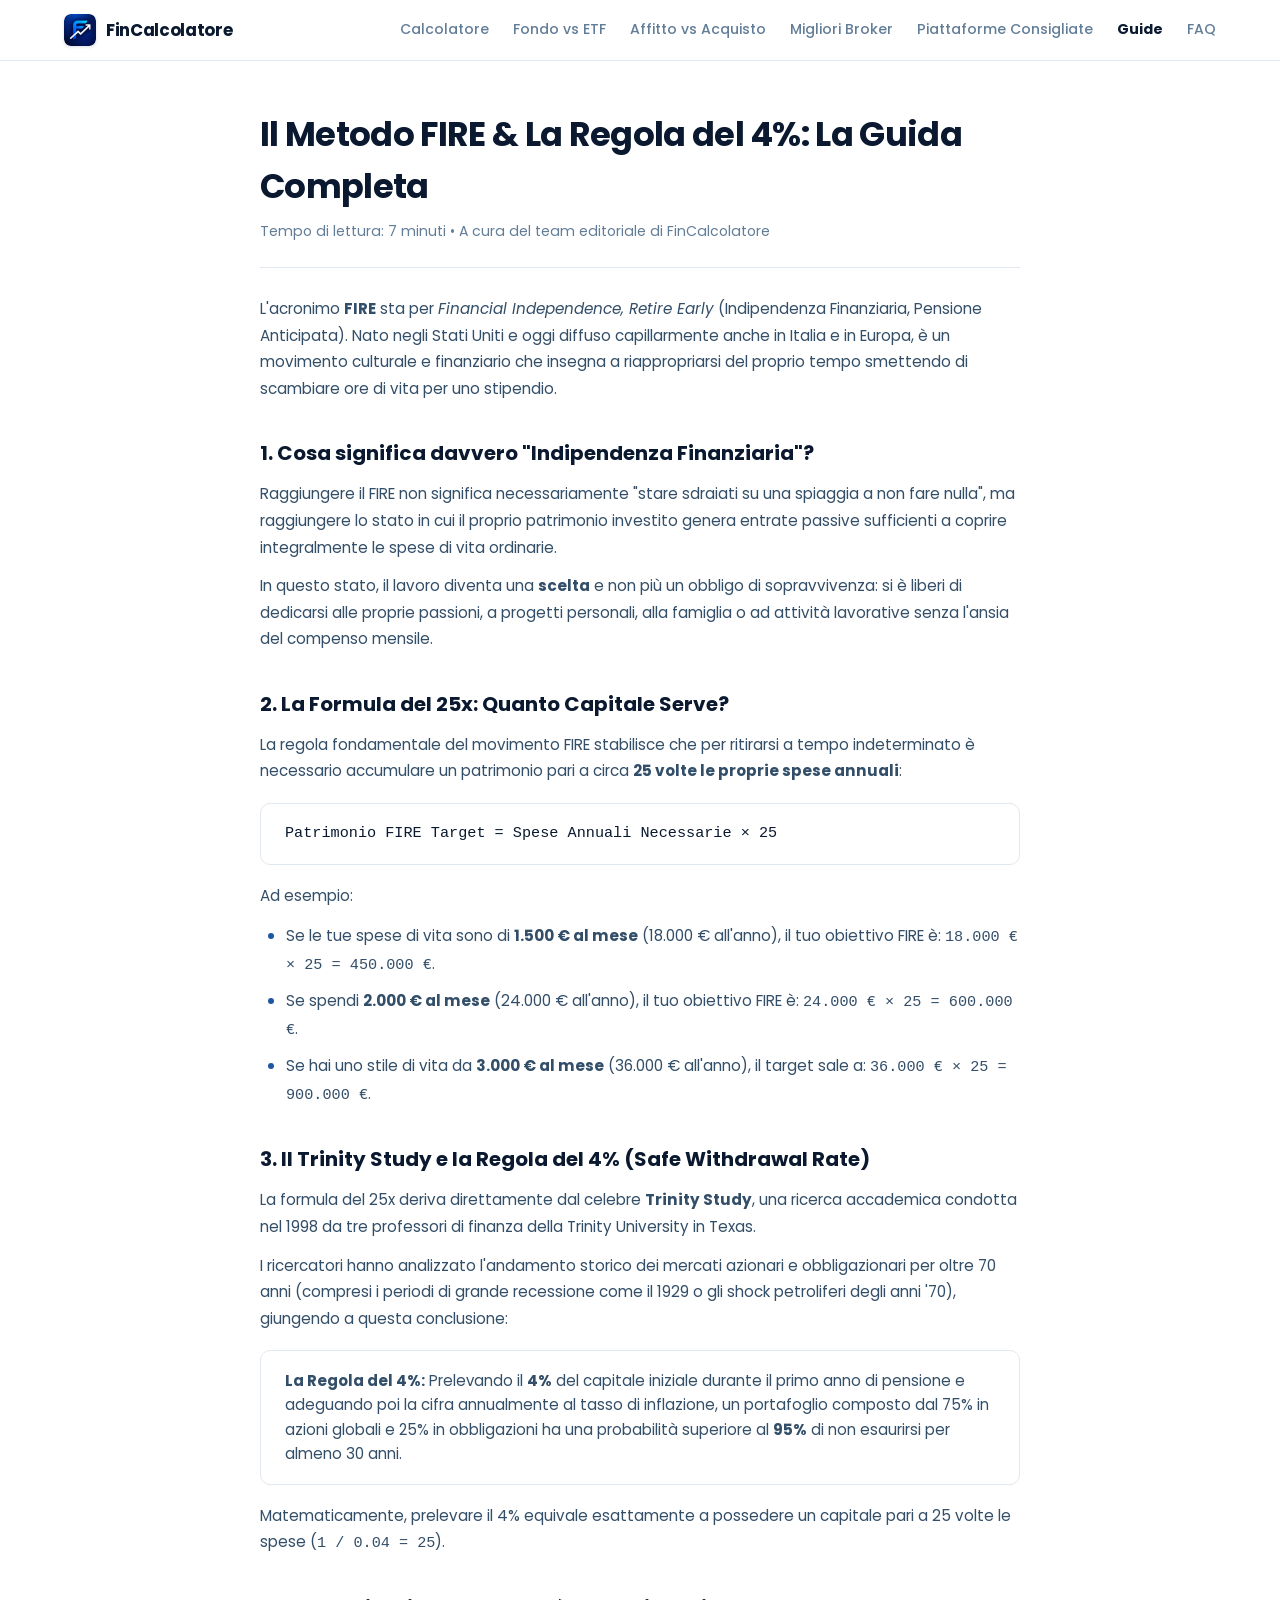
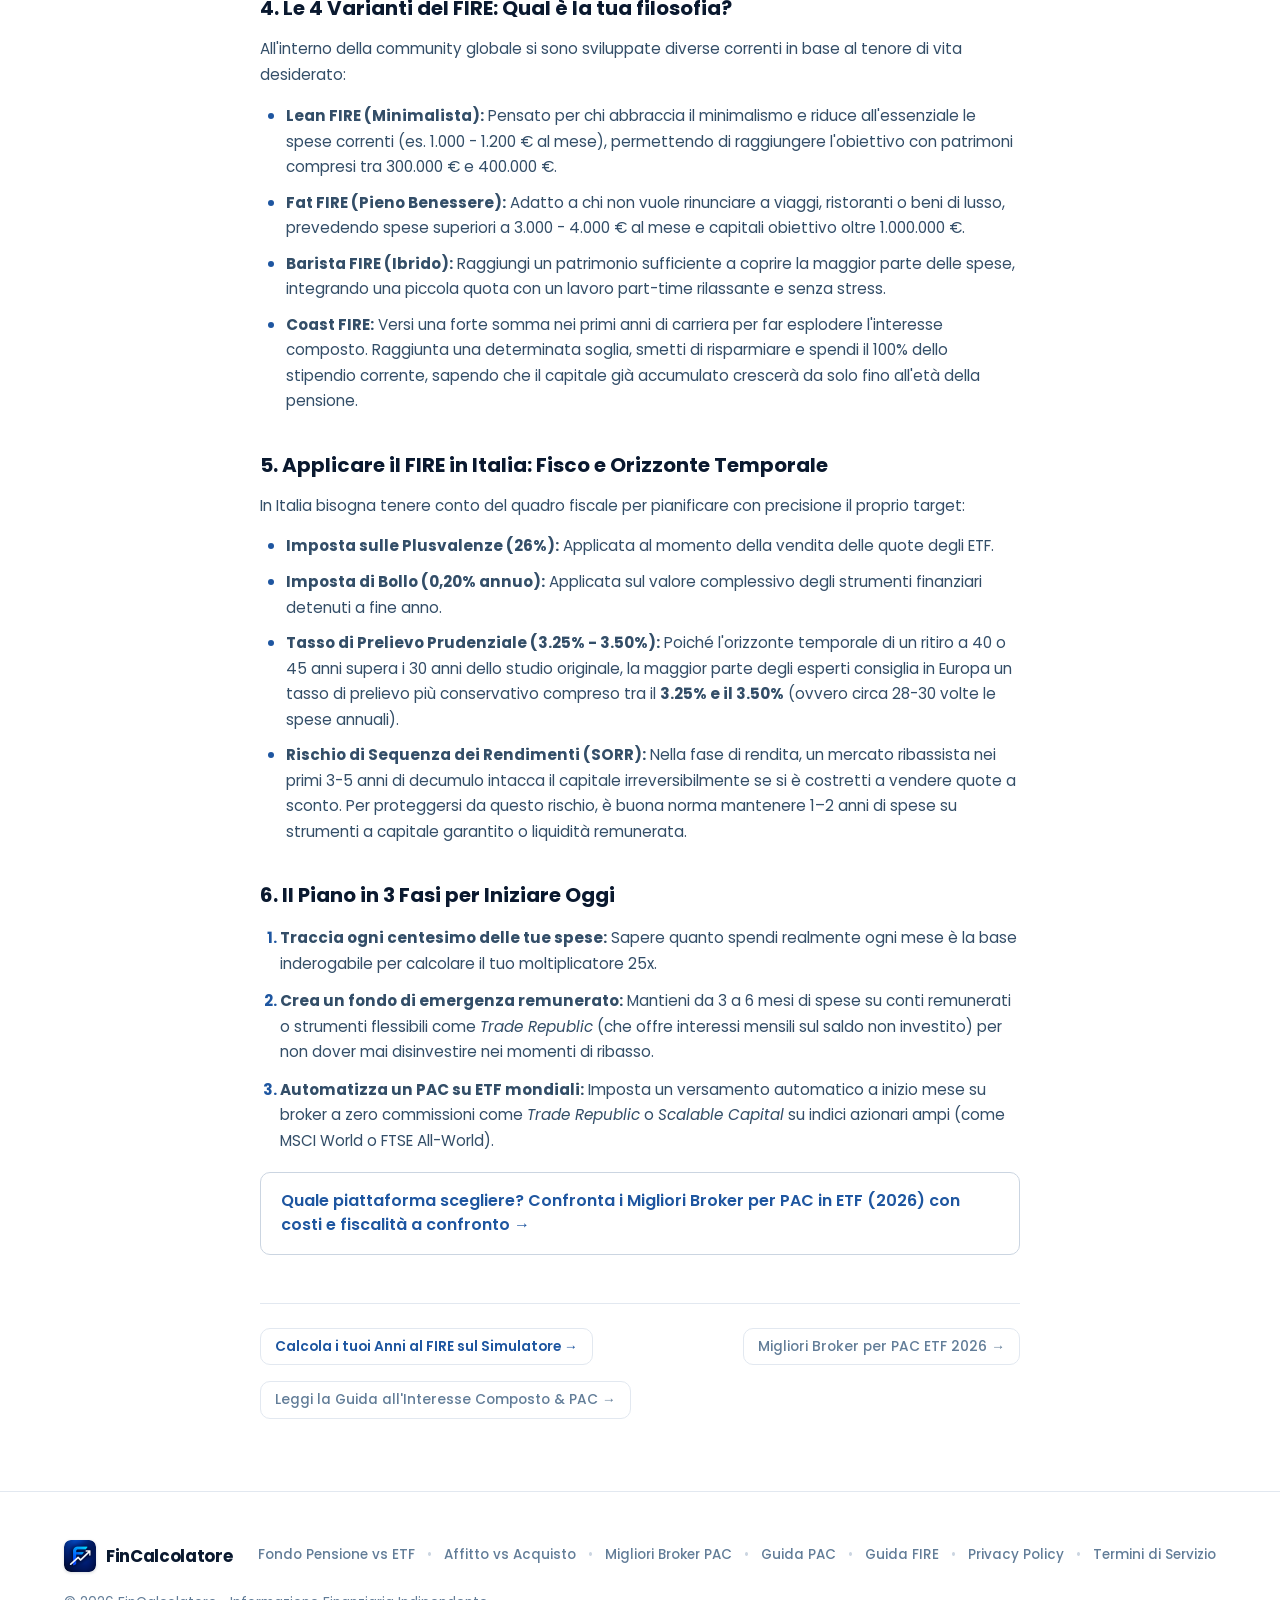
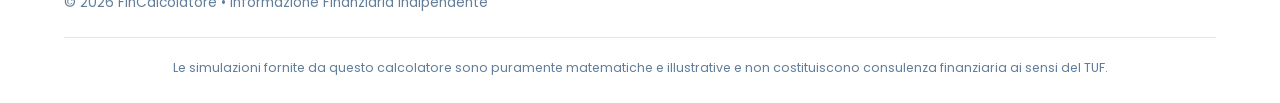
<file: guida-metodo-fire-regola-4-percento.html>
<!DOCTYPE html>
<html lang="it">
<head>
  <meta charset="UTF-8">
  <meta name="viewport" content="width=device-width, initial-scale=1.0">
  <title>Guida al Metodo FIRE in Italia: Regola del 4% e Libertà Finanziaria — FinCalcolatore</title>
  <meta name="description" content="Cos'è il movimento FIRE (Financial Independence, Retire Early) e come applicarlo in Italia. Spiegazione del Trinity Study, formula del 25x e strategie pratiche.">
  <meta name="keywords" content="metodo fire italia, regola 4 percento trinity study, calcolo capitale fire pensione anticipata, lean fire fat fire differenza, vivere di rendita italia">
  <meta name="robots" content="index, follow">
  <link rel="canonical" href="https://fincalcolatore.vercel.app/guida-metodo-fire-regola-4-percento.html">
  <link rel="icon" type="image/svg+xml" href="assets/logos/fincalcolatore.svg">

  <!-- Open Graph / Social Sharing -->
  <meta property="og:type" content="article">
  <meta property="og:site_name" content="FinCalcolatore">
  <meta property="og:title" content="Guida al Metodo FIRE & Regola del 4%: Come Vivere di Rendita">
  <meta property="og:description" content="Tutto sul movimento FIRE in Italia: moltiplicatore 25x, Trinity Study, Safe Withdrawal Rate al 4%, profili Lean/Fat FIRE e tassazione.">
  <meta property="og:url" content="https://fincalcolatore.vercel.app/guida-metodo-fire-regola-4-percento.html">
  <meta property="og:image" content="https://fincalcolatore.vercel.app/assets/og-cover.png">
  <meta property="og:image:width" content="1200">
  <meta property="og:image:height" content="630">

  <!-- Twitter / X Card -->
  <meta name="twitter:card" content="summary_large_image">
  <meta name="twitter:title" content="Guida al Metodo FIRE & Regola del 4% — FinCalcolatore">
  <meta name="twitter:description" content="Spiegazione dettagliata della formula 25x, dello studio Trinity e della fiscalità italiana per vivere di rendita.">
  <meta name="twitter:image" content="https://fincalcolatore.vercel.app/assets/og-cover.png">

  <link rel="preconnect" href="https://fonts.googleapis.com">
  <link rel="preconnect" href="https://fonts.gstatic.com" crossorigin>
  <link href="https://fonts.googleapis.com/css2?family=Poppins:ital,wght@0,400;0,500;0,600;0,700;0,800;1,400&display=swap" rel="stylesheet">
  <link rel="stylesheet" href="style.css?v=4.5">

  <!-- Schema.org Article Structured Data -->
  <script type="application/ld+json">
  {
    "@context": "https://schema.org",
    "@type": "Article",
    "headline": "Guida al Metodo FIRE in Italia: La Regola del 4% e il Percorso verso l'Indipendenza Finanziaria",
    "description": "Spiegazione approfondita del movimento FIRE, formula del moltiplicatore 25x basata sul Trinity Study e applicazione pratica per i risparmiatori italiani.",
    "author": {
      "@type": "Organization",
      "name": "FinCalcolatore"
    },
    "publisher": {
      "@type": "Organization",
      "name": "FinCalcolatore",
      "logo": {
        "@type": "ImageObject",
        "url": "https://fincalcolatore.vercel.app/assets/logos/fincalcolatore.svg"
      }
    },
    "datePublished": "2026-10-12",
    "dateModified": "2026-10-12"
  }
  </script>
</head>
<body>

  <!-- Navbar -->
  <nav class="navbar">
    <div class="container nav-content">
      <a href="index.html" class="brand-logo">
        <img src="assets/logos/fincalcolatore.svg" alt="Logo FinCalcolatore" width="32" height="32" class="brand-logo-img">
        <span class="brand-title">FinCalcolatore</span>
      </a>
      <div class="nav-links">
        <a href="index.html" class="nav-link">Calcolatore</a>
        <a href="fondo-pensione-vs-etf.html" class="nav-link">Fondo vs ETF</a>
        <a href="affitto-vs-acquisto.html" class="nav-link">Affitto vs Acquisto</a>
        <a href="migliori-broker-pac-etf-italia.html" class="nav-link">Migliori Broker</a>
        <a href="index.html#piattaforme" class="nav-link">Piattaforme Consigliate</a>
        <a href="index.html#guide" class="nav-link active">Guide</a>
        <a href="index.html#guida-faq" class="nav-link">FAQ</a>
      </div>

      <!-- Hamburger Button (Mobile only) -->
      <button class="hamburger-btn" id="hamburgerBtn" type="button" aria-label="Apri menu di navigazione" aria-expanded="false" aria-controls="mobileMenu">
        <span class="hamburger-line"></span>
        <span class="hamburger-line"></span>
        <span class="hamburger-line"></span>
      </button>
    </div>

    <!-- Mobile Nav Drawer -->
    <div class="mobile-menu" id="mobileMenu" aria-hidden="true">
      <div class="mobile-menu-inner">
        <div class="mobile-menu-section-title">Strumenti & Calcolatori</div>
        <a href="index.html#calcolatore" class="mobile-nav-link">
          <span class="mobile-nav-icon" aria-hidden="true"><svg viewBox="0 0 24 24" width="18" height="18" fill="none" stroke="currentColor" stroke-width="2" stroke-linecap="round" stroke-linejoin="round"><line x1="18" y1="20" x2="18" y2="10"></line><line x1="12" y1="20" x2="12" y2="4"></line><line x1="6" y1="20" x2="6" y2="14"></line></svg></span>
          <span>Calcolatore PAC & FIRE</span>
        </a>
        <a href="fondo-pensione-vs-etf.html" class="mobile-nav-link">
          <span class="mobile-nav-icon" aria-hidden="true"><svg viewBox="0 0 24 24" width="18" height="18" fill="none" stroke="currentColor" stroke-width="2" stroke-linecap="round" stroke-linejoin="round"><polyline points="23 6 13.5 15.5 8.5 10.5 1 18"></polyline><polyline points="17 6 23 6 23 12"></polyline></svg></span>
          <span>Fondo Pensione vs ETF (5.164€)</span>
        </a>
        <a href="affitto-vs-acquisto.html" class="mobile-nav-link">
          <span class="mobile-nav-icon" aria-hidden="true"><svg viewBox="0 0 24 24" width="18" height="18" fill="none" stroke="currentColor" stroke-width="2" stroke-linecap="round" stroke-linejoin="round"><path d="M3 9l9-7 9 7v11a2 2 0 0 1-2 2H5a2 2 0 0 1-2-2z"></path><polyline points="9 22 9 12 15 12 15 22"></polyline></svg></span>
          <span>Affitto vs Acquisto Casa</span>
        </a>
        <a href="migliori-broker-pac-etf-italia.html" class="mobile-nav-link">
          <span class="mobile-nav-icon" aria-hidden="true"><svg viewBox="0 0 24 24" width="18" height="18" fill="none" stroke="currentColor" stroke-width="2" stroke-linecap="round" stroke-linejoin="round"><circle cx="12" cy="8" r="6"></circle><path d="M15.477 12.89L17 22l-5-3-5 3 1.523-9.11"></path></svg></span>
          <span>Migliori Broker PAC (2026)</span>
        </a>

        <div class="mobile-menu-divider"></div>

        <div class="mobile-menu-section-title">Guide & Approfondimenti</div>
        <a href="guida-interesse-composto-pac.html" class="mobile-nav-link">
          <span class="mobile-nav-icon" aria-hidden="true"><svg viewBox="0 0 24 24" width="18" height="18" fill="none" stroke="currentColor" stroke-width="2" stroke-linecap="round" stroke-linejoin="round"><path d="M4 19.5A2.5 2.5 0 0 1 6.5 17H20"></path><path d="M6.5 2H20v20H6.5A2.5 2.5 0 0 1 4 19.5v-15A2.5 2.5 0 0 1 6.5 2z"></path></svg></span>
          <span>Guida Interesse Composto</span>
        </a>
        <a href="guida-metodo-fire-regola-4-percento.html" class="mobile-nav-link" style="color: var(--accent-primary); font-weight: 600;">
          <span class="mobile-nav-icon" aria-hidden="true"><svg viewBox="0 0 24 24" width="18" height="18" fill="none" stroke="currentColor" stroke-width="2" stroke-linecap="round" stroke-linejoin="round"><circle cx="12" cy="12" r="10"></circle><circle cx="12" cy="12" r="6"></circle><circle cx="12" cy="12" r="2"></circle></svg></span>
          <span>Guida Metodo FIRE (Regola 4%)</span>
        </a>
        <a href="index.html#piattaforme" class="mobile-nav-link">
          <span class="mobile-nav-icon" aria-hidden="true"><svg viewBox="0 0 24 24" width="18" height="18" fill="none" stroke="currentColor" stroke-width="2" stroke-linecap="round" stroke-linejoin="round"><polygon points="12 2 15.09 8.26 22 9.27 17 14.14 18.18 21.02 12 17.77 5.82 21.02 7 14.14 2 9.27 8.91 8.26 12 2"></polygon></svg></span>
          <span>Piattaforme Consigliate</span>
        </a>
        <a href="index.html#guida-faq" class="mobile-nav-link">
          <span class="mobile-nav-icon" aria-hidden="true"><svg viewBox="0 0 24 24" width="18" height="18" fill="none" stroke="currentColor" stroke-width="2" stroke-linecap="round" stroke-linejoin="round"><circle cx="12" cy="12" r="10"></circle><path d="M9.09 9a3 3 0 0 1 5.83 1c0 2-3 3-3 3"></path><line x1="12" y1="17" x2="12.01" y2="17"></line></svg></span>
          <span>Domande Frequenti (FAQ)</span>
        </a>
      </div>
    </div>
  </nav>

  <!-- Mobile Menu Backdrop -->
  <div class="mobile-menu-backdrop" id="mobileMenuBackdrop" aria-hidden="true"></div>

  <main class="container">
    <header class="legal-page-header">
      <h1 class="legal-main-title">Il Metodo FIRE & La Regola del 4%: La Guida Completa</h1>
      <p class="legal-meta">Tempo di lettura: 7 minuti &bull; A cura del team editoriale di FinCalcolatore</p>
    </header>

    <div class="legal-doc-wrap">

      <!-- Intro -->
      <article class="legal-article">
        <p class="legal-lead-text">
          L'acronimo <strong>FIRE</strong> sta per <em>Financial Independence, Retire Early</em> (Indipendenza Finanziaria, Pensione Anticipata). Nato negli Stati Uniti e oggi diffuso capillarmente anche in Italia e in Europa, è un movimento culturale e finanziario che insegna a riappropriarsi del proprio tempo smettendo di scambiare ore di vita per uno stipendio.
        </p>
      </article>

      <!-- Capitolo 1 -->
      <article class="legal-article">
        <h2 class="legal-article-title">1. Cosa significa davvero "Indipendenza Finanziaria"?</h2>
        <p>
          Raggiungere il FIRE non significa necessariamente "stare sdraiati su una spiaggia a non fare nulla", ma raggiungere lo stato in cui il proprio patrimonio investito genera entrate passive sufficienti a coprire integralmente le spese di vita ordinarie.
        </p>
        <p>
          In questo stato, il lavoro diventa una <strong>scelta</strong> e non più un obbligo di sopravvivenza: si è liberi di dedicarsi alle proprie passioni, a progetti personali, alla famiglia o ad attività lavorative senza l'ansia del compenso mensile.
        </p>
      </article>

      <!-- Capitolo 2 -->
      <article class="legal-article">
        <h2 class="legal-article-title">2. La Formula del 25x: Quanto Capitale Serve?</h2>
        <p>
          La regola fondamentale del movimento FIRE stabilisce che per ritirarsi a tempo indeterminato è necessario accumulare un patrimonio pari a circa <strong>25 volte le proprie spese annuali</strong>:
        </p>
        <div style="background: var(--bg-surface); border: 1px solid var(--border-light); border-radius: var(--radius-md); padding: 18px 24px; font-family: monospace; font-size: 0.95rem; color: var(--text-heading); margin: 18px 0; overflow-x: auto;">
          Patrimonio FIRE Target = Spese Annuali Necessarie &times; 25
        </div>
        <p>
          Ad esempio:
        </p>
        <ul>
          <li>Se le tue spese di vita sono di <strong>1.500 € al mese</strong> (18.000 € all'anno), il tuo obiettivo FIRE è: <code>18.000 € &times; 25 = 450.000 €</code>.</li>
          <li>Se spendi <strong>2.000 € al mese</strong> (24.000 € all'anno), il tuo obiettivo FIRE è: <code>24.000 € &times; 25 = 600.000 €</code>.</li>
          <li>Se hai uno stile di vita da <strong>3.000 € al mese</strong> (36.000 € all'anno), il target sale a: <code>36.000 € &times; 25 = 900.000 €</code>.</li>
        </ul>
      </article>

      <!-- Capitolo 3 -->
      <article class="legal-article">
        <h2 class="legal-article-title">3. Il Trinity Study e la Regola del 4% (Safe Withdrawal Rate)</h2>
        <p>
          La formula del 25x deriva direttamente dal celebre <strong>Trinity Study</strong>, una ricerca accademica condotta nel 1998 da tre professori di finanza della Trinity University in Texas.
        </p>
        <p>
          I ricercatori hanno analizzato l'andamento storico dei mercati azionari e obbligazionari per oltre 70 anni (compresi i periodi di grande recessione come il 1929 o gli shock petroliferi degli anni '70), giungendo a questa conclusione:
        </p>
        <div style="background: var(--bg-surface); border: 1px solid var(--border-light); border-radius: var(--radius-md); padding: 18px 24px; margin: 18px 0; font-size: 0.94rem; line-height: 1.6;">
          <strong>La Regola del 4%:</strong> Prelevando il <strong>4%</strong> del capitale iniziale durante il primo anno di pensione e adeguando poi la cifra annualmente al tasso di inflazione, un portafoglio composto dal 75% in azioni globali e 25% in obbligazioni ha una probabilità superiore al <strong>95%</strong> di non esaurirsi per almeno 30 anni.
        </div>
        <p>
          Matematicamente, prelevare il 4% equivale esattamente a possedere un capitale pari a 25 volte le spese (<code>1 / 0.04 = 25</code>).
        </p>
      </article>

      <!-- Capitolo 4 -->
      <article class="legal-article">
        <h2 class="legal-article-title">4. Le 4 Varianti del FIRE: Qual è la tua filosofia?</h2>
        <p>
          All'interno della community globale si sono sviluppate diverse correnti in base al tenore di vita desiderato:
        </p>
        <ul>
          <li><strong>Lean FIRE (Minimalista):</strong> Pensato per chi abbraccia il minimalismo e riduce all'essenziale le spese correnti (es. 1.000 - 1.200 € al mese), permettendo di raggiungere l'obiettivo con patrimoni compresi tra 300.000 € e 400.000 €.</li>
          <li><strong>Fat FIRE (Pieno Benessere):</strong> Adatto a chi non vuole rinunciare a viaggi, ristoranti o beni di lusso, prevedendo spese superiori a 3.000 - 4.000 € al mese e capitali obiettivo oltre 1.000.000 €.</li>
          <li><strong>Barista FIRE (Ibrido):</strong> Raggiungi un patrimonio sufficiente a coprire la maggior parte delle spese, integrando una piccola quota con un lavoro part-time rilassante e senza stress.</li>
          <li><strong>Coast FIRE:</strong> Versi una forte somma nei primi anni di carriera per far esplodere l'interesse composto. Raggiunta una determinata soglia, smetti di risparmiare e spendi il 100% dello stipendio corrente, sapendo che il capitale già accumulato crescerà da solo fino all'età della pensione.</li>
        </ul>
      </article>

      <!-- Capitolo 5 -->
      <article class="legal-article">
        <h2 class="legal-article-title">5. Applicare il FIRE in Italia: Fisco e Orizzonte Temporale</h2>
        <p>
          In Italia bisogna tenere conto del quadro fiscale per pianificare con precisione il proprio target:
        </p>
        <ul>
          <li><strong>Imposta sulle Plusvalenze (26%):</strong> Applicata al momento della vendita delle quote degli ETF.</li>
          <li><strong>Imposta di Bollo (0,20% annuo):</strong> Applicata sul valore complessivo degli strumenti finanziari detenuti a fine anno.</li>
          <li><strong>Tasso di Prelievo Prudenziale (3.25% - 3.50%):</strong> Poiché l'orizzonte temporale di un ritiro a 40 o 45 anni supera i 30 anni dello studio originale, la maggior parte degli esperti consiglia in Europa un tasso di prelievo più conservativo compreso tra il <strong>3.25% e il 3.50%</strong> (ovvero circa 28-30 volte le spese annuali).</li>
          <li><strong>Rischio di Sequenza dei Rendimenti (SORR):</strong> Nella fase di rendita, un mercato ribassista nei primi 3-5 anni di decumulo intacca il capitale irreversibilmente se si è costretti a vendere quote a sconto. Per proteggersi da questo rischio, è buona norma mantenere 1–2 anni di spese su strumenti a capitale garantito o liquidità remunerata.</li>
        </ul>
      </article>

      <!-- Capitolo 6 -->
      <article class="legal-article">
        <h2 class="legal-article-title">6. Il Piano in 3 Fasi per Iniziare Oggi</h2>
        <ol style="padding-left: 20px; line-height: 1.75; font-size: 0.95rem; color: var(--text-body);">
          <li style="margin-bottom: 12px;"><strong>Traccia ogni centesimo delle tue spese:</strong> Sapere quanto spendi realmente ogni mese è la base inderogabile per calcolare il tuo moltiplicatore 25x.</li>
          <li style="margin-bottom: 12px;"><strong>Crea un fondo di emergenza remunerato:</strong> Mantieni da 3 a 6 mesi di spese su conti remunerati o strumenti flessibili come <em>Trade Republic</em> (che offre interessi mensili sul saldo non investito) per non dover mai disinvestire nei momenti di ribasso.</li>
          <li style="margin-bottom: 12px;"><strong>Automatizza un PAC su ETF mondiali:</strong> Imposta un versamento automatico a inizio mese su broker a zero commissioni come <em>Trade Republic</em> o <em>Scalable Capital</em> su indici azionari ampi (come MSCI World o FTSE All-World).</li>
        </ol>
        <div style="background: var(--bg-surface); border: 1px solid var(--border-medium); border-radius: var(--radius-md); padding: 16px 20px; margin: 18px 0;">
          <a href="migliori-broker-pac-etf-italia.html" style="color: var(--accent-primary); font-weight: 600; text-decoration: none; display: flex; align-items: center; gap: 8px;">
            <span>Quale piattaforma scegliere? Confronta i Migliori Broker per PAC in ETF (2026) con costi e fiscalità a confronto →</span>
          </a>
        </div>
      </article>

      <!-- Bottoni Navigazione -->
      <div class="legal-footer-nav" style="margin-top: 48px; padding-top: 24px; border-top: 1px solid var(--border-light); display: flex; justify-content: space-between; align-items: center; flex-wrap: wrap; gap: 16px;">
        <a href="index.html#calcolatore" class="nav-back-link" style="color: var(--accent-emerald); font-weight: 600;">
          Calcola i tuoi Anni al FIRE sul Simulatore →
        </a>
        <a href="migliori-broker-pac-etf-italia.html" class="nav-back-link">
          Migliori Broker per PAC ETF 2026 →
        </a>
        <a href="guida-interesse-composto-pac.html" class="nav-back-link">
          Leggi la Guida all'Interesse Composto & PAC →
        </a>
      </div>

    </div>
  </main>

  <!-- Footer -->
  <footer class="footer">
    <div class="container">
      <div class="footer-content">
        <div class="brand-logo">
          <img src="assets/logos/fincalcolatore.svg" alt="Logo FinCalcolatore" width="32" height="32" class="brand-logo-img">
          <span class="brand-title">FinCalcolatore</span>
        </div>
        <div class="footer-links-row">
          <a href="fondo-pensione-vs-etf.html" class="footer-link">Fondo Pensione vs ETF</a>
          <span class="footer-dot">&bull;</span>
          <a href="affitto-vs-acquisto.html" class="footer-link">Affitto vs Acquisto</a>
          <span class="footer-dot">&bull;</span>
          <a href="migliori-broker-pac-etf-italia.html" class="footer-link">Migliori Broker PAC</a>
          <span class="footer-dot">&bull;</span>
          <a href="guida-interesse-composto-pac.html" class="footer-link">Guida PAC</a>
          <span class="footer-dot">&bull;</span>
          <a href="guida-metodo-fire-regola-4-percento.html" class="footer-link">Guida FIRE</a>
          <span class="footer-dot">&bull;</span>
          <a href="privacy-policy.html" class="footer-link">Privacy Policy</a>
          <span class="footer-dot">&bull;</span>
          <a href="termini-condizioni.html" class="footer-link">Termini di Servizio</a>
        </div>
        <div style="font-size: 0.85rem; color: var(--text-muted);">
          &copy; 2026 FinCalcolatore &bull; Informazione Finanziaria Indipendente
        </div>
      </div>
      <div class="footer-disclaimer">
        Le simulazioni fornite da questo calcolatore sono puramente matematiche e illustrative e non costituiscono consulenza finanziaria ai sensi del TUF.
      </div>
    </div>
  </footer>

  <script src="nav.js?v=1.3"></script>
</body>
</html>
</file>
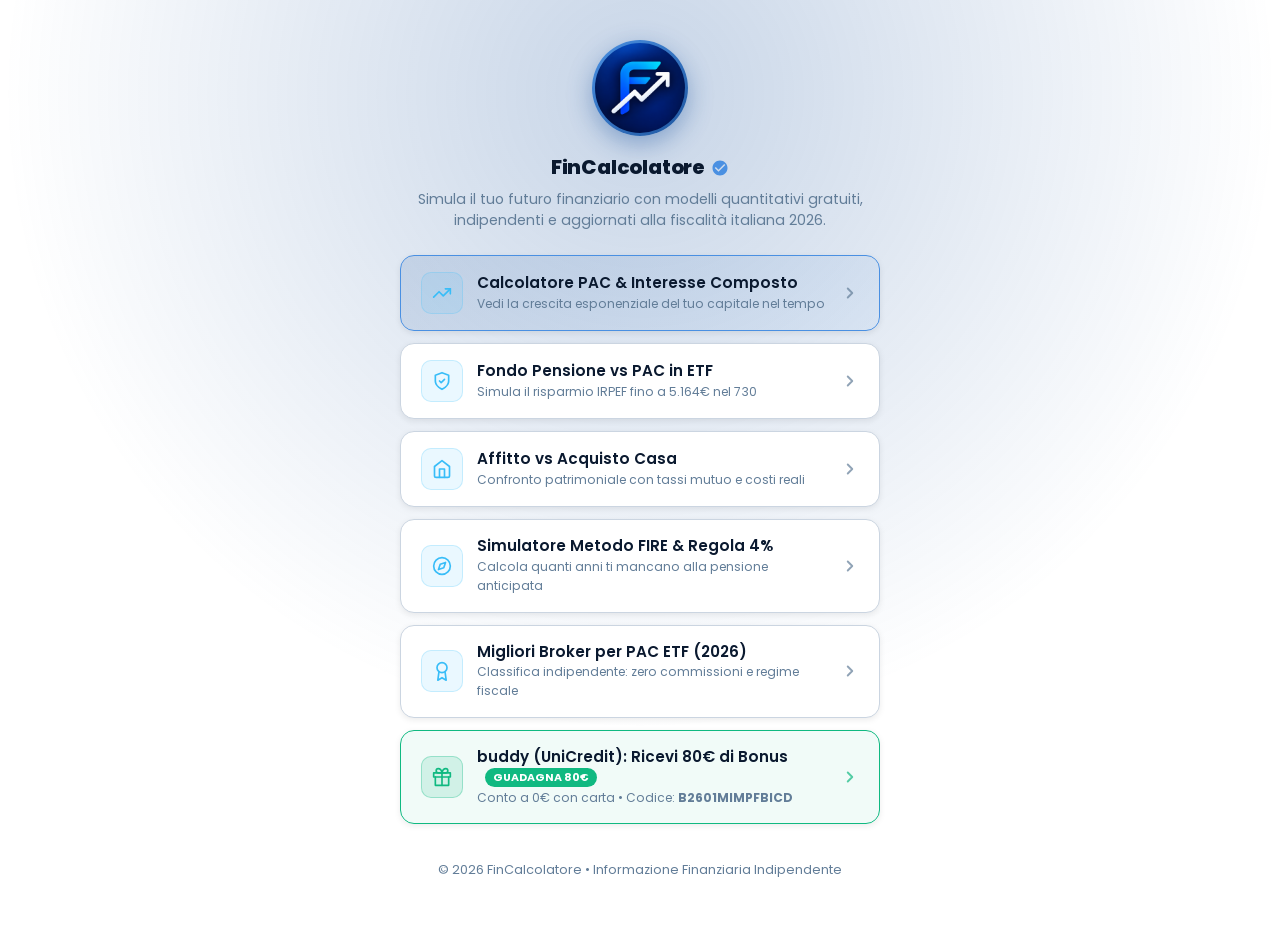
<file: links.html>
<!DOCTYPE html>
<html lang="it">
<head>
  <meta charset="UTF-8">
  <meta name="viewport" content="width=device-width, initial-scale=1.0">
  <title>FinCalcolatore — Tutti i Calcolatori e Risorse Gratuite</title>
  <meta name="description" content="Tutti i calcolatori finanziari gratuiti e indipendenti: PAC ETF, Fondo Pensione vs ETF, Affitto vs Acquisto e Promozioni Broker.">
  <meta name="robots" content="noindex, follow">
  <link rel="icon" type="image/svg+xml" href="assets/logos/fincalcolatore.svg">
  <link rel="preconnect" href="https://fonts.googleapis.com">
  <link rel="preconnect" href="https://fonts.gstatic.com" crossorigin>
  <link href="https://fonts.googleapis.com/css2?family=Poppins:ital,wght@0,400;0,500;0,600;0,700;0,800;1,400&display=swap" rel="stylesheet">
  <link rel="stylesheet" href="style.css?v=4.5">

  <style>
    .bio-page-wrapper {
      min-height: 100vh;
      display: flex;
      flex-direction: column;
      align-items: center;
      padding: 40px 18px 60px;
      background: radial-gradient(circle at 50% 10%, rgba(30, 86, 160, 0.25) 0%, transparent 60%), var(--bg-page);
    }
    .bio-container {
      width: 100%;
      max-width: 480px;
      display: flex;
      flex-direction: column;
      align-items: center;
      text-align: center;
    }
    .bio-avatar-wrap {
      width: 96px;
      height: 96px;
      border-radius: 50%;
      padding: 3px;
      background: linear-gradient(135deg, #4A90E2 0%, #1E56A0 100%);
      box-shadow: 0 8px 24px rgba(30, 86, 160, 0.4);
      margin-bottom: 16px;
    }
    .bio-avatar-img {
      width: 100%;
      height: 100%;
      border-radius: 50%;
      object-fit: cover;
      display: block;
    }
    .bio-handle {
      font-size: 1.25rem;
      font-weight: 800;
      color: var(--text-heading);
      letter-spacing: -0.01em;
      margin-bottom: 6px;
      display: flex;
      align-items: center;
      gap: 6px;
      justify-content: center;
    }
    .bio-verified-badge {
      display: inline-flex;
      color: #4A90E2;
    }
    .bio-tagline {
      font-size: 0.88rem;
      color: var(--text-muted);
      line-height: 1.5;
      margin-bottom: 24px;
    }
    .bio-links-stack {
      width: 100%;
      display: flex;
      flex-direction: column;
      gap: 12px;
    }
    .bio-link-card {
      width: 100%;
      background: var(--bg-surface);
      border: 1px solid var(--border-medium);
      border-radius: 14px;
      padding: 16px 20px;
      display: flex;
      align-items: center;
      justify-content: space-between;
      text-decoration: none;
      color: var(--text-heading);
      font-weight: 600;
      font-size: 0.95rem;
      transition: all 0.2s cubic-bezier(0.16, 1, 0.3, 1);
      box-shadow: 0 2px 6px rgba(0, 0, 0, 0.08);
      position: relative;
    }
    .bio-link-card:hover {
      transform: translateY(-2px);
      border-color: #4A90E2;
      box-shadow: 0 8px 20px rgba(30, 86, 160, 0.25);
      color: var(--text-heading);
    }
    .bio-link-featured {
      background: linear-gradient(135deg, rgba(30, 86, 160, 0.15) 0%, rgba(74, 144, 226, 0.08) 100%);
      border-color: #4A90E2;
    }
    .bio-link-icon {
      width: 42px;
      height: 42px;
      border-radius: 10px;
      background: rgba(56, 189, 248, 0.1);
      border: 1px solid rgba(56, 189, 248, 0.22);
      display: inline-flex;
      align-items: center;
      justify-content: center;
      margin-right: 14px;
      flex-shrink: 0;
      color: #38BDF8;
    }
    .bio-link-body {
      flex: 1;
      text-align: left;
    }
    .bio-link-title {
      display: block;
      line-height: 1.3;
    }
    .bio-link-subtitle {
      font-size: 0.76rem;
      font-weight: 400;
      color: var(--text-muted);
      display: block;
      margin-top: 2px;
    }
    .bio-link-arrow {
      color: var(--text-muted);
      display: inline-flex;
      align-items: center;
      margin-left: 8px;
      opacity: 0.7;
      transition: transform 0.2s ease, opacity 0.2s ease, color 0.2s ease;
    }
    .bio-link-card:hover .bio-link-arrow {
      opacity: 1;
      transform: translateX(3px);
      color: #38BDF8;
    }
    .bio-promo-badge {
      font-size: 0.68rem;
      font-weight: 700;
      color: #FFFFFF;
      background: #10B981;
      padding: 2px 8px;
      border-radius: 999px;
      margin-left: 8px;
      vertical-align: middle;
    }
    .bio-footer {
      margin-top: 36px;
      font-size: 0.8rem;
      color: var(--text-muted);
    }
  </style>
</head>
<body>

  <div class="bio-page-wrapper">
    <main class="bio-container">
      
      <!-- Profile Avatar -->
      <div class="bio-avatar-wrap">
        <img src="assets/logos/fincalcolatore.png" alt="FinCalcolatore" class="bio-avatar-img">
      </div>

      <!-- Handle & Bio -->
      <h1 class="bio-handle">
        <span>FinCalcolatore</span>
        <svg class="bio-verified-badge" width="18" height="18" viewBox="0 0 24 24" fill="currentColor">
          <path d="M12 2C6.48 2 2 6.48 2 12s4.48 10 10 10 10-4.48 10-10S17.52 2 12 2zm-2 15l-5-5 1.41-1.41L10 14.17l7.59-7.59L19 8l-9 9z"/>
        </svg>
      </h1>
      <p class="bio-tagline">
        Simula il tuo futuro finanziario con modelli quantitativi gratuiti, indipendenti e aggiornati alla fiscalità italiana 2026.
      </p>

      <!-- Stack Link -->
      <div class="bio-links-stack">
        
        <!-- 1. Calcolatore PAC -->
        <a href="index.html" class="bio-link-card bio-link-featured">
          <span class="bio-link-icon">
            <svg width="20" height="20" viewBox="0 0 24 24" fill="none" stroke="currentColor" stroke-width="2" stroke-linecap="round" stroke-linejoin="round">
              <polyline points="22 7 13.5 15.5 8.5 10.5 2 17"/>
              <polyline points="16 7 22 7 22 13"/>
            </svg>
          </span>
          <div class="bio-link-body">
            <span class="bio-link-title">Calcolatore PAC &amp; Interesse Composto</span>
            <span class="bio-link-subtitle">Vedi la crescita esponenziale del tuo capitale nel tempo</span>
          </div>
          <svg class="bio-link-arrow" width="18" height="18" viewBox="0 0 24 24" fill="none" stroke="currentColor" stroke-width="2.5" stroke-linecap="round" stroke-linejoin="round"><path d="M9 18l6-6-6-6"/></svg>
        </a>

        <!-- 2. Fondo Pensione vs ETF -->
        <a href="fondo-pensione-vs-etf.html" class="bio-link-card">
          <span class="bio-link-icon">
            <svg width="20" height="20" viewBox="0 0 24 24" fill="none" stroke="currentColor" stroke-width="2" stroke-linecap="round" stroke-linejoin="round">
              <path d="M12 22s8-4 8-10V5l-8-3-8 3v7c0 6 8 10 8 10z"/>
              <polyline points="9 12 11 14 15 10"/>
            </svg>
          </span>
          <div class="bio-link-body">
            <span class="bio-link-title">Fondo Pensione vs PAC in ETF</span>
            <span class="bio-link-subtitle">Simula il risparmio IRPEF fino a 5.164€ nel 730</span>
          </div>
          <svg class="bio-link-arrow" width="18" height="18" viewBox="0 0 24 24" fill="none" stroke="currentColor" stroke-width="2.5" stroke-linecap="round" stroke-linejoin="round"><path d="M9 18l6-6-6-6"/></svg>
        </a>

        <!-- 3. Affitto vs Acquisto -->
        <a href="affitto-vs-acquisto.html" class="bio-link-card">
          <span class="bio-link-icon">
            <svg width="20" height="20" viewBox="0 0 24 24" fill="none" stroke="currentColor" stroke-width="2" stroke-linecap="round" stroke-linejoin="round">
              <path d="M3 9l9-7 9 7v11a2 2 0 0 1-2 2H5a2 2 0 0 1-2-2z"/>
              <polyline points="9 22 9 12 15 12 15 22"/>
            </svg>
          </span>
          <div class="bio-link-body">
            <span class="bio-link-title">Affitto vs Acquisto Casa</span>
            <span class="bio-link-subtitle">Confronto patrimoniale con tassi mutuo e costi reali</span>
          </div>
          <svg class="bio-link-arrow" width="18" height="18" viewBox="0 0 24 24" fill="none" stroke="currentColor" stroke-width="2.5" stroke-linecap="round" stroke-linejoin="round"><path d="M9 18l6-6-6-6"/></svg>
        </a>

        <!-- 4. Metodo FIRE 4% -->
        <a href="index.html#calcolatore" class="bio-link-card">
          <span class="bio-link-icon">
            <svg width="20" height="20" viewBox="0 0 24 24" fill="none" stroke="currentColor" stroke-width="2" stroke-linecap="round" stroke-linejoin="round">
              <circle cx="12" cy="12" r="10"/>
              <polygon points="16.24 7.76 14.12 14.12 7.76 16.24 9.88 9.88 16.24 7.76"/>
            </svg>
          </span>
          <div class="bio-link-body">
            <span class="bio-link-title">Simulatore Metodo FIRE &amp; Regola 4%</span>
            <span class="bio-link-subtitle">Calcola quanti anni ti mancano alla pensione anticipata</span>
          </div>
          <svg class="bio-link-arrow" width="18" height="18" viewBox="0 0 24 24" fill="none" stroke="currentColor" stroke-width="2.5" stroke-linecap="round" stroke-linejoin="round"><path d="M9 18l6-6-6-6"/></svg>
        </a>

        <!-- 5. Migliori Broker PAC ETF -->
        <a href="migliori-broker-pac-etf-italia.html" class="bio-link-card">
          <span class="bio-link-icon">
            <svg width="20" height="20" viewBox="0 0 24 24" fill="none" stroke="currentColor" stroke-width="2" stroke-linecap="round" stroke-linejoin="round">
              <circle cx="12" cy="8" r="6"/>
              <polyline points="8.21 13.89 7 23 12 20 17 23 15.79 13.88"/>
            </svg>
          </span>
          <div class="bio-link-body">
            <span class="bio-link-title">Migliori Broker per PAC ETF (2026)</span>
            <span class="bio-link-subtitle">Classifica indipendente: zero commissioni e regime fiscale</span>
          </div>
          <svg class="bio-link-arrow" width="18" height="18" viewBox="0 0 24 24" fill="none" stroke="currentColor" stroke-width="2.5" stroke-linecap="round" stroke-linejoin="round"><path d="M9 18l6-6-6-6"/></svg>
        </a>

        <!-- 6. Offerta buddy UniCredit (Affiliazione / Codice Amico) -->
        <a href="https://www.buddybank.com/" target="_blank" rel="noopener noreferrer" class="bio-link-card" style="border-color: #10B981; background: rgba(16, 185, 129, 0.06);">
          <span class="bio-link-icon" style="background: rgba(16, 185, 129, 0.14); border-color: rgba(16, 185, 129, 0.3); color: #10B981;">
            <svg width="20" height="20" viewBox="0 0 24 24" fill="none" stroke="currentColor" stroke-width="2" stroke-linecap="round" stroke-linejoin="round">
              <polyline points="20 12 20 22 4 22 4 12"/>
              <rect x="2" y="7" width="20" height="5"/>
              <line x1="12" y1="22" x2="12" y2="7"/>
              <path d="M12 7H7.5a2.5 2.5 0 0 1 0-5C11 2 12 7 12 7z"/>
              <path d="M12 7h4.5a2.5 2.5 0 0 0 0-5C13 2 12 7 12 7z"/>
            </svg>
          </span>
          <div class="bio-link-body">
            <span class="bio-link-title">buddy (UniCredit): Ricevi 80€ di Bonus <span class="bio-promo-badge">GUADAGNA 80€</span></span>
            <span class="bio-link-subtitle">Conto a 0€ con carta • Codice: <strong>B2601MIMPFBICD</strong></span>
          </div>
          <svg class="bio-link-arrow" width="18" height="18" viewBox="0 0 24 24" fill="none" stroke="#10B981" stroke-width="2.5" stroke-linecap="round" stroke-linejoin="round"><path d="M9 18l6-6-6-6"/></svg>
        </a>

      </div>

      <!-- Footer -->
      <footer class="bio-footer">
        <p>&copy; 2026 FinCalcolatore • Informazione Finanziaria Indipendente</p>
      </footer>

    </main>
  </div>

</body>
</html>
</file>
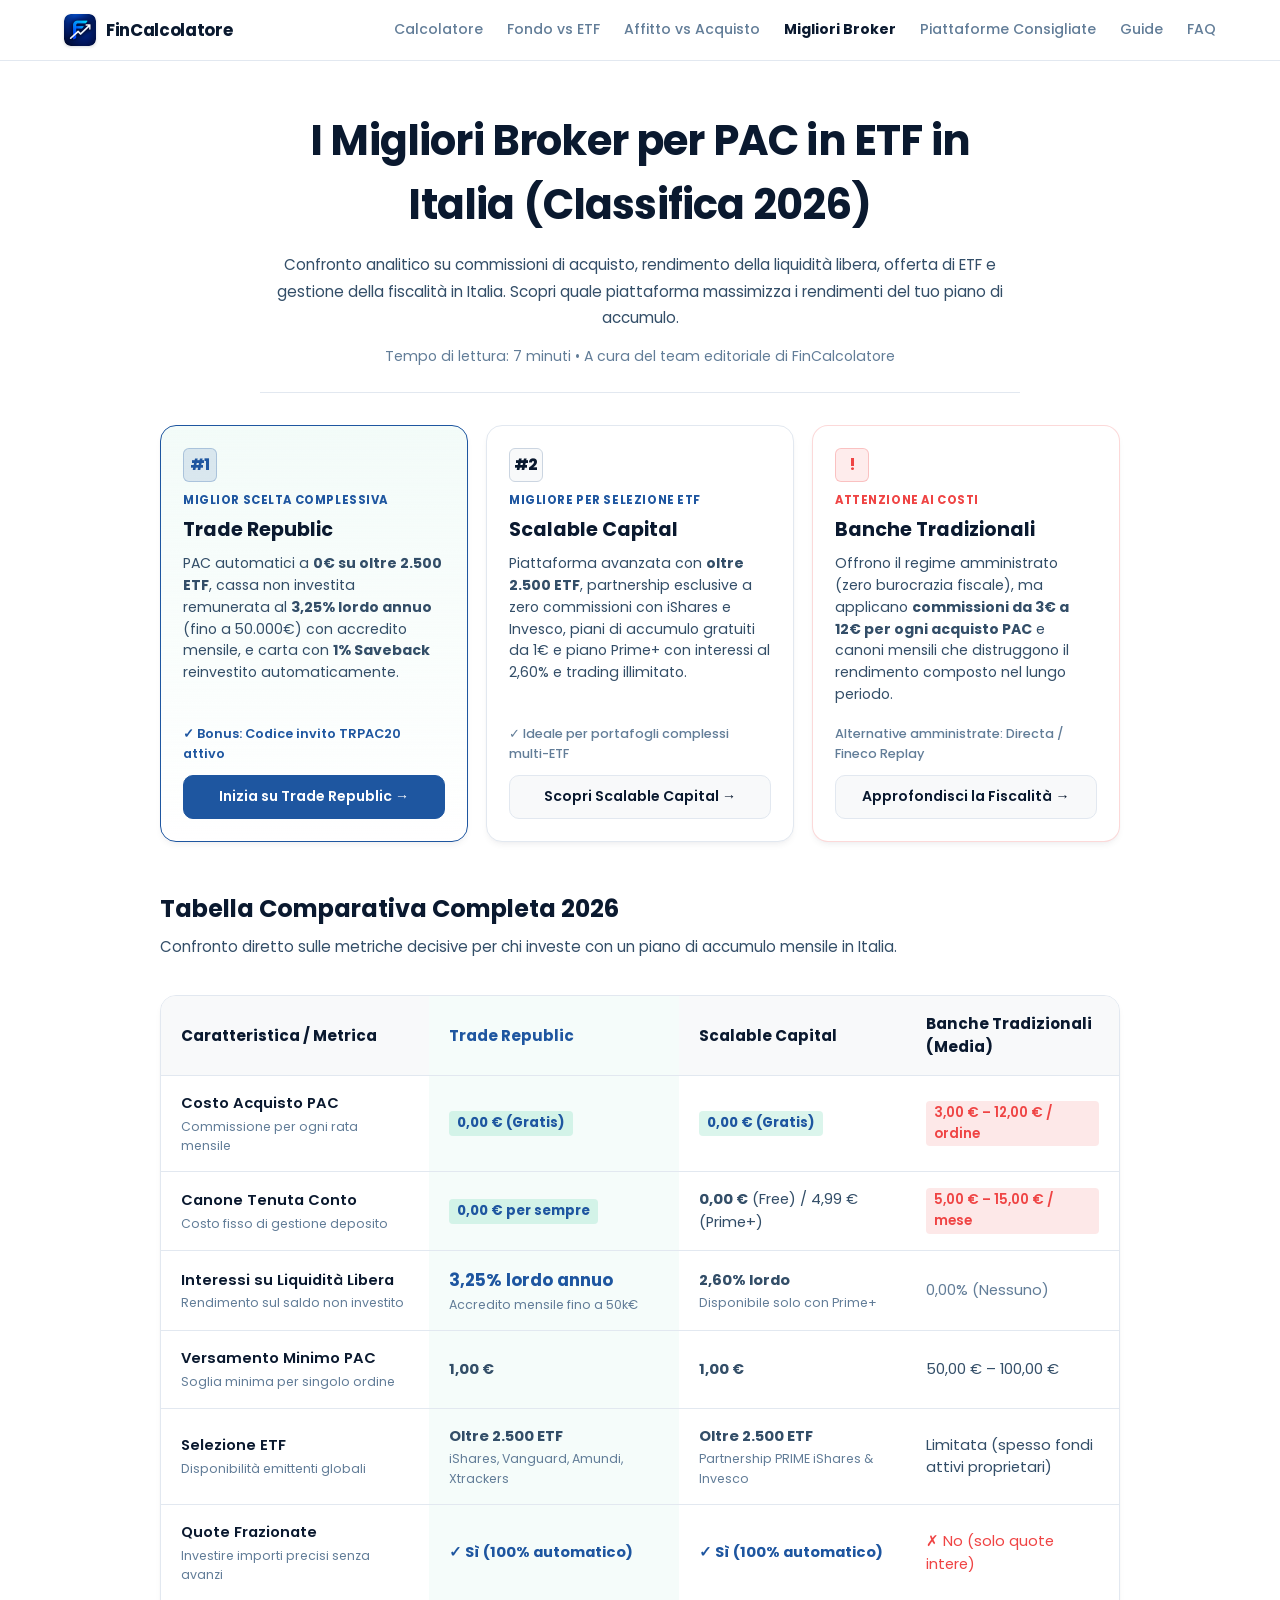
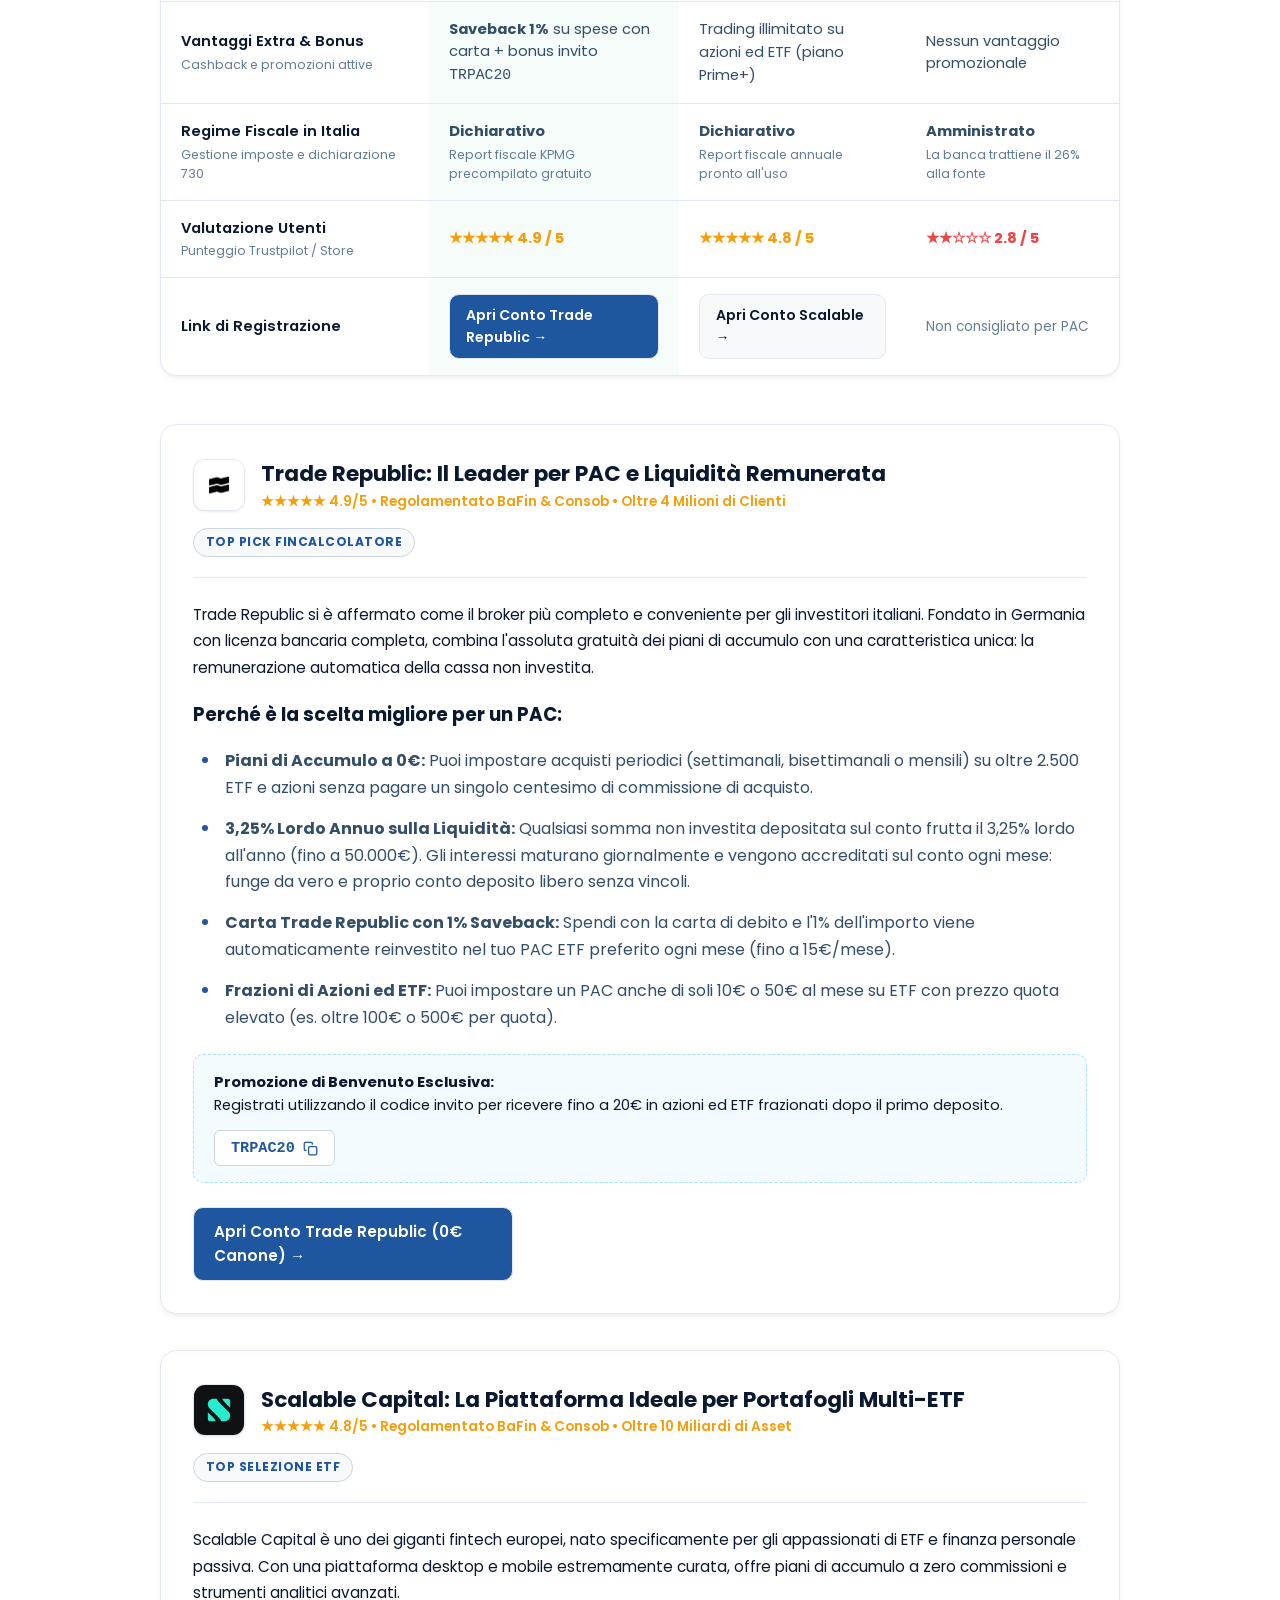
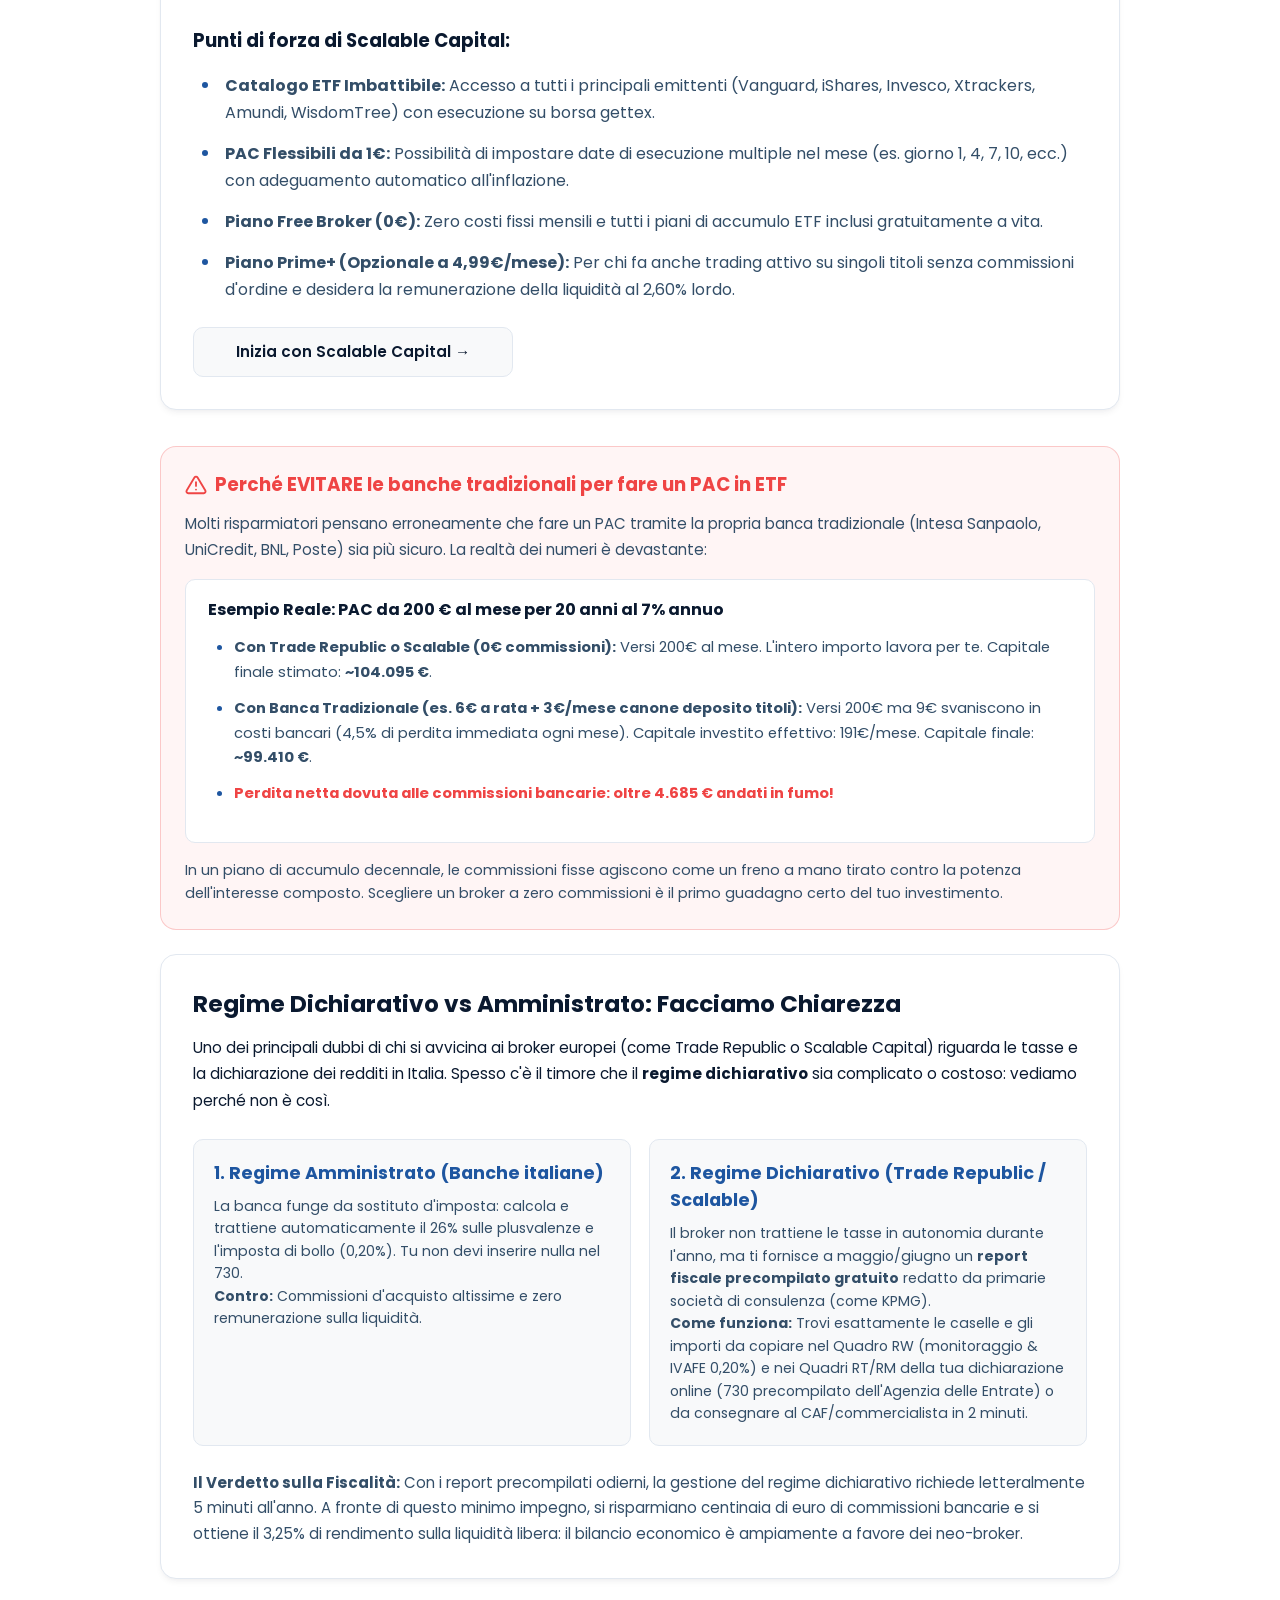
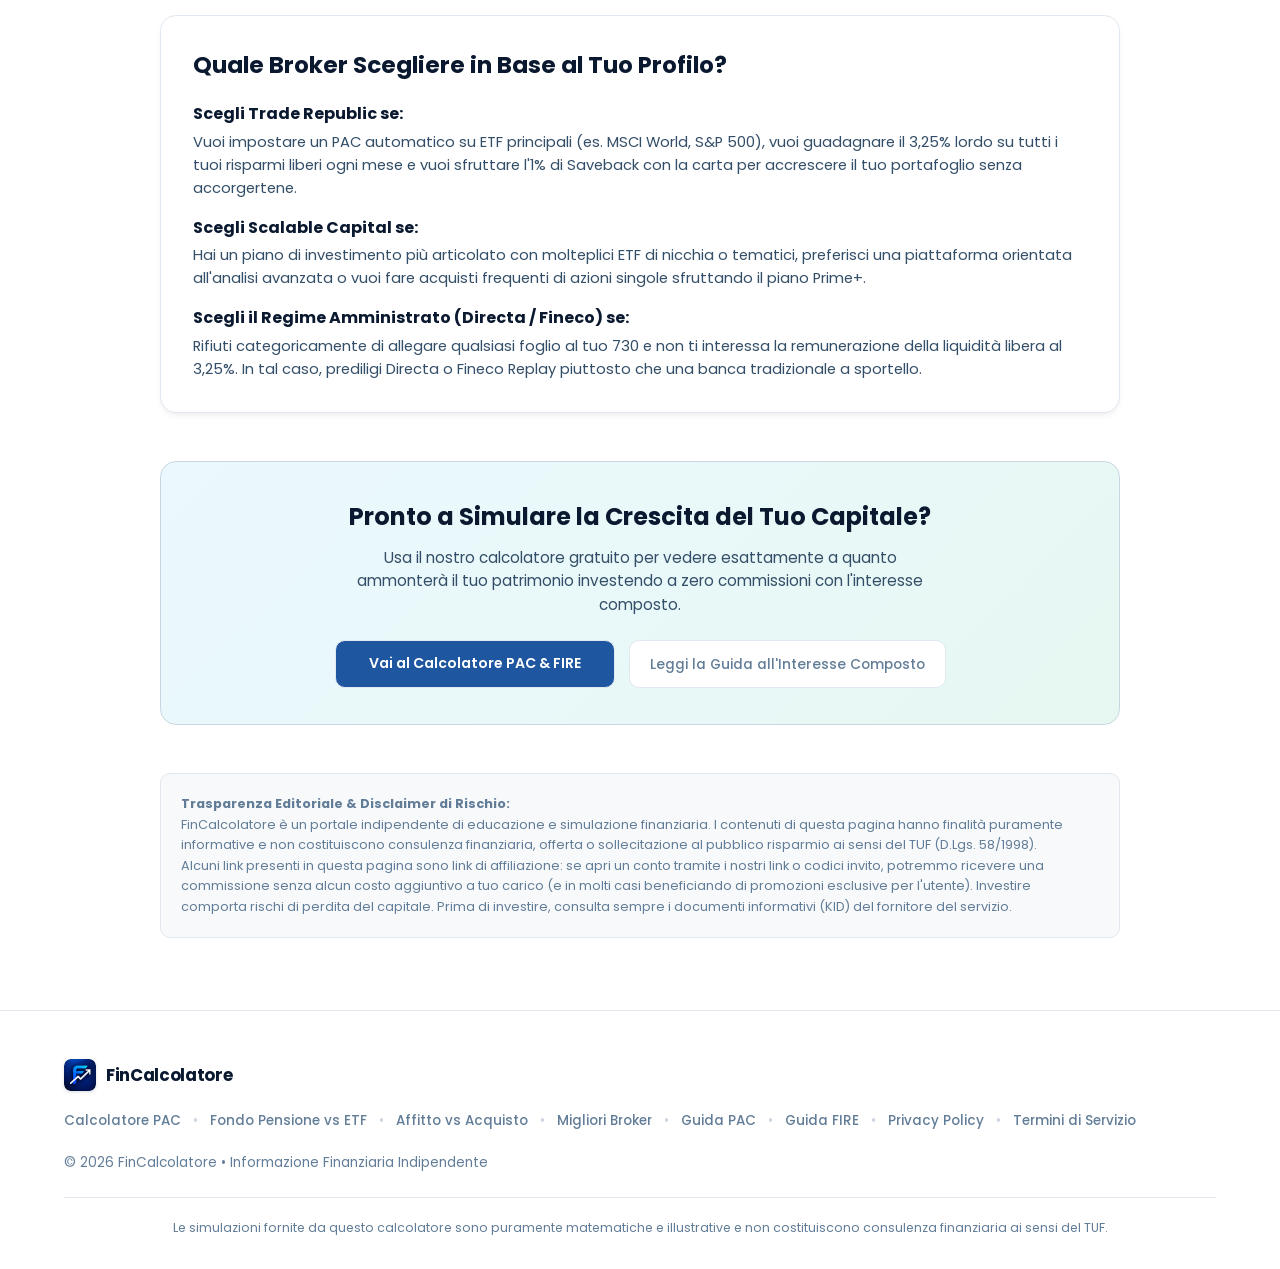
<file: migliori-broker-pac-etf-italia.html>
<!DOCTYPE html>
<html lang="it">
<head>
  <meta charset="UTF-8">
  <meta name="viewport" content="width=device-width, initial-scale=1.0">
  <title>I Migliori Broker per PAC in ETF in Italia (2026) | Confronto & Guida</title>
  <meta name="description" content="Confronto indipendente tra i migliori broker per Piano di Accumulo (PAC) in ETF in Italia nel 2026: Trade Republic vs Scalable Capital vs Banche. Costi, interessi sulla liquidità e guida fiscale.">
  <meta name="keywords" content="migliori broker pac etf italia, trade republic vs scalable capital, confronto broker pac, costo pac banca, regime dichiarativo amministrato, broker zero commissioni">
  <meta name="author" content="FinCalcolatore">
  <meta name="robots" content="index, follow">

  <!-- Canonical URL -->
  <link rel="canonical" href="https://fincalcolatore.vercel.app/migliori-broker-pac-etf-italia.html">

  <!-- Open Graph / Social Sharing -->
  <meta property="og:type" content="article">
  <meta property="og:site_name" content="FinCalcolatore">
  <meta property="og:title" content="I Migliori Broker per PAC in ETF in Italia (Classifica 2026)">
  <meta property="og:description" content="Confronto analitico su commissioni di acquisto, rendimento della cassa, offerta ETF e gestione fiscale italiana: Trade Republic vs Scalable Capital vs Banche.">
  <meta property="og:url" content="https://fincalcolatore.vercel.app/migliori-broker-pac-etf-italia.html">
  <meta property="og:image" content="https://fincalcolatore.vercel.app/assets/og-cover.png">
  <meta property="og:image:width" content="1200">
  <meta property="og:image:height" content="630">

  <!-- Twitter Card -->
  <meta name="twitter:card" content="summary_large_image">
  <meta name="twitter:title" content="I Migliori Broker per PAC in ETF in Italia (Classifica 2026)">
  <meta name="twitter:description" content="Confronto indipendente su costi, offerta ETF e rendimento liquidità tra Trade Republic, Scalable Capital e Banche tradizionali.">
  <meta name="twitter:image" content="https://fincalcolatore.vercel.app/assets/og-cover.png">

  <!-- Google Fonts & Favicon -->
  <link rel="preconnect" href="https://fonts.googleapis.com">
  <link rel="preconnect" href="https://fonts.gstatic.com" crossorigin>
  <link href="https://fonts.googleapis.com/css2?family=Poppins:ital,wght@0,300;0,400;0,500;0,600;0,700;0,800;1,400;1,600&display=swap" rel="stylesheet">
  <link rel="icon" type="image/svg+xml" href="assets/logos/fincalcolatore.svg">
  <link rel="stylesheet" href="style.css?v=4.5">

  <!-- Schema.org JSON-LD Structured Data -->
  <script type="application/ld+json">
  {
    "@context": "https://schema.org",
    "@type": "Article",
    "headline": "I Migliori Broker per PAC in ETF in Italia (Classifica 2026)",
    "description": "Confronto analitico tra i migliori broker per impostare un Piano di Accumulo Capitale (PAC) in ETF in Italia: Trade Republic, Scalable Capital e banche tradizionali a confronto.",
    "author": {
      "@type": "Organization",
      "name": "FinCalcolatore"
    },
    "publisher": {
      "@type": "Organization",
      "name": "FinCalcolatore",
      "logo": {
        "@type": "ImageObject",
        "url": "https://fincalcolatore.vercel.app/assets/logos/fincalcolatore.svg"
      }
    },
    "datePublished": "2026-01-15T08:00:00+01:00",
    "dateModified": "2026-01-15T08:00:00+01:00",
    "mainEntityOfPage": {
      "@type": "WebPage",
      "@id": "https://fincalcolatore.vercel.app/migliori-broker-pac-etf-italia.html"
    }
  }
  </script>
</head>
<body>

  <!-- Navbar: Stile Stripe minimal -->
  <nav class="navbar">
    <div class="container nav-content">
      <a href="index.html" class="brand-logo">
        <img src="assets/logos/fincalcolatore.svg" alt="Logo FinCalcolatore" width="32" height="32" class="brand-logo-img">
        <span class="brand-title">FinCalcolatore</span>
      </a>
      <div class="nav-links">
        <a href="index.html" class="nav-link">Calcolatore</a>
        <a href="fondo-pensione-vs-etf.html" class="nav-link">Fondo vs ETF</a>
        <a href="affitto-vs-acquisto.html" class="nav-link">Affitto vs Acquisto</a>
        <a href="migliori-broker-pac-etf-italia.html" class="nav-link active">Migliori Broker</a>
        <a href="index.html#piattaforme" class="nav-link">Piattaforme Consigliate</a>
        <a href="index.html#guide" class="nav-link">Guide</a>
        <a href="index.html#guida-faq" class="nav-link">FAQ</a>
      </div>

      <!-- Hamburger Button (Mobile only) -->
      <button class="hamburger-btn" id="hamburgerBtn" type="button" aria-label="Apri menu di navigazione" aria-expanded="false" aria-controls="mobileMenu">
        <span class="hamburger-line"></span>
        <span class="hamburger-line"></span>
        <span class="hamburger-line"></span>
      </button>
    </div>

    <!-- Mobile Nav Drawer -->
    <div class="mobile-menu" id="mobileMenu" aria-hidden="true">
      <div class="mobile-menu-inner">
        <div class="mobile-menu-section-title">Strumenti & Calcolatori</div>
        <a href="index.html#calcolatore" class="mobile-nav-link">
          <span class="mobile-nav-icon" aria-hidden="true"><svg viewBox="0 0 24 24" width="18" height="18" fill="none" stroke="currentColor" stroke-width="2" stroke-linecap="round" stroke-linejoin="round"><line x1="18" y1="20" x2="18" y2="10"></line><line x1="12" y1="20" x2="12" y2="4"></line><line x1="6" y1="20" x2="6" y2="14"></line></svg></span>
          <span>Calcolatore PAC & FIRE</span>
        </a>
        <a href="fondo-pensione-vs-etf.html" class="mobile-nav-link">
          <span class="mobile-nav-icon" aria-hidden="true"><svg viewBox="0 0 24 24" width="18" height="18" fill="none" stroke="currentColor" stroke-width="2" stroke-linecap="round" stroke-linejoin="round"><polyline points="23 6 13.5 15.5 8.5 10.5 1 18"></polyline><polyline points="17 6 23 6 23 12"></polyline></svg></span>
          <span>Fondo Pensione vs ETF (5.164€)</span>
        </a>
        <a href="affitto-vs-acquisto.html" class="mobile-nav-link">
          <span class="mobile-nav-icon" aria-hidden="true"><svg viewBox="0 0 24 24" width="18" height="18" fill="none" stroke="currentColor" stroke-width="2" stroke-linecap="round" stroke-linejoin="round"><path d="M3 9l9-7 9 7v11a2 2 0 0 1-2 2H5a2 2 0 0 1-2-2z"></path><polyline points="9 22 9 12 15 12 15 22"></polyline></svg></span>
          <span>Affitto vs Acquisto Casa</span>
        </a>
        <a href="migliori-broker-pac-etf-italia.html" class="mobile-nav-link" style="color: var(--accent-primary); font-weight: 600;">
          <span class="mobile-nav-icon" aria-hidden="true"><svg viewBox="0 0 24 24" width="18" height="18" fill="none" stroke="currentColor" stroke-width="2" stroke-linecap="round" stroke-linejoin="round"><circle cx="12" cy="8" r="6"></circle><path d="M15.477 12.89L17 22l-5-3-5 3 1.523-9.11"></path></svg></span>
          <span>Migliori Broker PAC (2026)</span>
        </a>

        <div class="mobile-menu-divider"></div>

        <div class="mobile-menu-section-title">Guide & Approfondimenti</div>
        <a href="guida-interesse-composto-pac.html" class="mobile-nav-link">
          <span class="mobile-nav-icon" aria-hidden="true"><svg viewBox="0 0 24 24" width="18" height="18" fill="none" stroke="currentColor" stroke-width="2" stroke-linecap="round" stroke-linejoin="round"><path d="M4 19.5A2.5 2.5 0 0 1 6.5 17H20"></path><path d="M6.5 2H20v20H6.5A2.5 2.5 0 0 1 4 19.5v-15A2.5 2.5 0 0 1 6.5 2z"></path></svg></span>
          <span>Guida Interesse Composto</span>
        </a>
        <a href="guida-metodo-fire-regola-4-percento.html" class="mobile-nav-link">
          <span class="mobile-nav-icon" aria-hidden="true"><svg viewBox="0 0 24 24" width="18" height="18" fill="none" stroke="currentColor" stroke-width="2" stroke-linecap="round" stroke-linejoin="round"><circle cx="12" cy="12" r="10"></circle><circle cx="12" cy="12" r="6"></circle><circle cx="12" cy="12" r="2"></circle></svg></span>
          <span>Guida Metodo FIRE (Regola 4%)</span>
        </a>
        <a href="index.html#piattaforme" class="mobile-nav-link">
          <span class="mobile-nav-icon" aria-hidden="true"><svg viewBox="0 0 24 24" width="18" height="18" fill="none" stroke="currentColor" stroke-width="2" stroke-linecap="round" stroke-linejoin="round"><polygon points="12 2 15.09 8.26 22 9.27 17 14.14 18.18 21.02 12 17.77 5.82 21.02 7 14.14 2 9.27 8.91 8.26 12 2"></polygon></svg></span>
          <span>Piattaforme Consigliate</span>
        </a>
        <a href="index.html#guida-faq" class="mobile-nav-link">
          <span class="mobile-nav-icon" aria-hidden="true"><svg viewBox="0 0 24 24" width="18" height="18" fill="none" stroke="currentColor" stroke-width="2" stroke-linecap="round" stroke-linejoin="round"><circle cx="12" cy="12" r="10"></circle><path d="M9.09 9a3 3 0 0 1 5.83 1c0 2-3 3-3 3"></path><line x1="12" y1="17" x2="12.01" y2="17"></line></svg></span>
          <span>Domande Frequenti (FAQ)</span>
        </a>
      </div>
    </div>
  </nav>

  <!-- Mobile Menu Backdrop -->
  <div class="mobile-menu-backdrop" id="mobileMenuBackdrop" aria-hidden="true"></div>

  <main class="container">
    <div class="broker-page-wrap">

      <!-- Header Editoriale -->
      <header class="legal-page-header" style="text-align: center; margin-bottom: 32px;">
        <h1 class="legal-main-title" style="font-size: clamp(1.8rem, 4vw, 2.6rem); margin-bottom: 14px;">
          I Migliori Broker per PAC in ETF in Italia (Classifica 2026)
        </h1>
        <p class="legal-lead-text" style="max-width: 780px; margin: 0 auto; color: var(--text-body);">
          Confronto analitico su commissioni di acquisto, rendimento della liquidità libera, offerta di ETF e gestione della fiscalità in Italia. Scopri quale piattaforma massimizza i rendimenti del tuo piano di accumulo.
        </p>
        <p class="legal-meta" style="margin-top: 14px;">
          Tempo di lettura: 7 minuti &bull; A cura del team editoriale di FinCalcolatore
        </p>
      </header>

      <!-- Quick Verdict Cards (Above the fold) -->
      <section class="verdict-cards-grid">
        <!-- Trade Republic -->
        <div class="verdict-card featured">
          <div class="verdict-rank-badge rank-1">#1</div>
          <div class="verdict-card-badge">Miglior Scelta Complessiva</div>
          <h2 class="verdict-card-title">Trade Republic</h2>
          <p class="verdict-card-desc">
            PAC automatici a <strong>0€ su oltre 2.500 ETF</strong>, cassa non investita remunerata al <strong>3,25% lordo annuo</strong> (fino a 50.000€) con accredito mensile, e carta con <strong>1% Saveback</strong> reinvestito automaticamente.
          </p>
          <div style="font-size: 0.8rem; color: var(--accent-emerald); font-weight: 600; margin-bottom: 12px;">
            ✓ Bonus: Codice invito TRPAC20 attivo
          </div>
          <a href="https://traderepublic.com/referral/TRPAC20" target="_blank" rel="noopener noreferrer" class="verdict-card-btn">
            Inizia su Trade Republic →
          </a>
        </div>

        <!-- Scalable Capital -->
        <div class="verdict-card">
          <div class="verdict-rank-badge rank-2">#2</div>
          <div class="verdict-card-badge">Migliore per Selezione ETF</div>
          <h2 class="verdict-card-title">Scalable Capital</h2>
          <p class="verdict-card-desc">
            Piattaforma avanzata con <strong>oltre 2.500 ETF</strong>, partnership esclusive a zero commissioni con iShares e Invesco, piani di accumulo gratuiti da 1€ e piano Prime+ con interessi al 2,60% e trading illimitato.
          </p>
          <div style="font-size: 0.8rem; color: var(--text-muted); font-weight: 500; margin-bottom: 12px;">
            ✓ Ideale per portafogli complessi multi-ETF
          </div>
          <a href="https://scalable.capital" target="_blank" rel="noopener noreferrer" class="verdict-card-btn">
            Scopri Scalable Capital →
          </a>
        </div>

        <!-- Banche Tradizionali -->
        <div class="verdict-card" style="border-color: rgba(239, 68, 68, 0.2);">
          <div class="verdict-rank-badge rank-warn">!</div>
          <div class="verdict-card-badge" style="color: #ef4444;">Attenzione ai Costi</div>
          <h2 class="verdict-card-title">Banche Tradizionali</h2>
          <p class="verdict-card-desc">
            Offrono il regime amministrato (zero burocrazia fiscale), ma applicano <strong>commissioni da 3€ a 12€ per ogni acquisto PAC</strong> e canoni mensili che distruggono il rendimento composto nel lungo periodo.
          </p>
          <div style="font-size: 0.8rem; color: var(--text-muted); font-weight: 500; margin-bottom: 12px;">
            Alternative amministrate: Directa / Fineco Replay
          </div>
          <a href="#fiscalita" class="verdict-card-btn">
            Approfondisci la Fiscalità →
          </a>
        </div>
      </section>

      <!-- Matrice Comparativa Completa -->
      <section style="margin: 48px 0;">
        <h2 class="legal-article-title" style="font-size: 1.5rem; margin-bottom: 8px;">
          Tabella Comparativa Completa 2026
        </h2>
        <p style="color: var(--text-body); font-size: 0.94rem; margin-bottom: 18px;">
          Confronto diretto sulle metriche decisive per chi investe con un piano di accumulo mensile in Italia.
        </p>

        <div class="comparison-table-wrapper">
          <table class="comparison-table">
            <thead>
              <tr>
                <th class="col-metric">Caratteristica / Metrica</th>
                <th class="col-highlight" style="color: var(--accent-emerald);">Trade Republic</th>
                <th>Scalable Capital</th>
                <th>Banche Tradizionali (Media)</th>
              </tr>
            </thead>
            <tbody>
              <tr>
                <td class="col-metric">
                  Costo Acquisto PAC
                  <span class="metric-sub">Commissione per ogni rata mensile</span>
                </td>
                <td class="col-highlight">
                  <span class="table-tag-free">0,00 € (Gratis)</span>
                </td>
                <td>
                  <span class="table-tag-free">0,00 € (Gratis)</span>
                </td>
                <td>
                  <span class="table-tag-bad">3,00 € – 12,00 € / ordine</span>
                </td>
              </tr>
              <tr>
                <td class="col-metric">
                  Canone Tenuta Conto
                  <span class="metric-sub">Costo fisso di gestione deposito</span>
                </td>
                <td class="col-highlight">
                  <span class="table-tag-free">0,00 € per sempre</span>
                </td>
                <td>
                  <strong>0,00 €</strong> (Free) / 4,99 € (Prime+)
                </td>
                <td>
                  <span class="table-tag-bad">5,00 € – 15,00 € / mese</span>
                </td>
              </tr>
              <tr>
                <td class="col-metric">
                  Interessi su Liquidità Libera
                  <span class="metric-sub">Rendimento sul saldo non investito</span>
                </td>
                <td class="col-highlight">
                  <strong style="color: var(--accent-emerald); font-size: 1.05rem;">3,25% lordo annuo</strong>
                  <span class="metric-sub">Accredito mensile fino a 50k€</span>
                </td>
                <td>
                  <strong>2,60% lordo</strong>
                  <span class="metric-sub">Disponibile solo con Prime+</span>
                </td>
                <td>
                  <span style="color: var(--text-muted);">0,00% (Nessuno)</span>
                </td>
              </tr>
              <tr>
                <td class="col-metric">
                  Versamento Minimo PAC
                  <span class="metric-sub">Soglia minima per singolo ordine</span>
                </td>
                <td class="col-highlight">
                  <strong>1,00 €</strong>
                </td>
                <td>
                  <strong>1,00 €</strong>
                </td>
                <td>
                  50,00 € – 100,00 €
                </td>
              </tr>
              <tr>
                <td class="col-metric">
                  Selezione ETF
                  <span class="metric-sub">Disponibilità emittenti globali</span>
                </td>
                <td class="col-highlight">
                  <strong>Oltre 2.500 ETF</strong>
                  <span class="metric-sub">iShares, Vanguard, Amundi, Xtrackers</span>
                </td>
                <td>
                  <strong>Oltre 2.500 ETF</strong>
                  <span class="metric-sub">Partnership PRIME iShares & Invesco</span>
                </td>
                <td>
                  Limitata (spesso fondi attivi proprietari)
                </td>
              </tr>
              <tr>
                <td class="col-metric">
                  Quote Frazionate
                  <span class="metric-sub">Investire importi precisi senza avanzi</span>
                </td>
                <td class="col-highlight">
                  <span style="color: var(--accent-emerald); font-weight: 700;">✓ Sì (100% automatico)</span>
                </td>
                <td>
                  <span style="color: var(--accent-emerald); font-weight: 700;">✓ Sì (100% automatico)</span>
                </td>
                <td>
                  <span style="color: #ef4444;">✗ No (solo quote intere)</span>
                </td>
              </tr>
              <tr>
                <td class="col-metric">
                  Vantaggi Extra & Bonus
                  <span class="metric-sub">Cashback e promozioni attive</span>
                </td>
                <td class="col-highlight">
                  <strong>Saveback 1%</strong> su spese con carta + bonus invito <code>TRPAC20</code>
                </td>
                <td>
                  Trading illimitato su azioni ed ETF (piano Prime+)
                </td>
                <td>
                  Nessun vantaggio promozionale
                </td>
              </tr>
              <tr>
                <td class="col-metric">
                  Regime Fiscale in Italia
                  <span class="metric-sub">Gestione imposte e dichiarazione 730</span>
                </td>
                <td class="col-highlight">
                  <strong>Dichiarativo</strong>
                  <span class="metric-sub">Report fiscale KPMG precompilato gratuito</span>
                </td>
                <td>
                  <strong>Dichiarativo</strong>
                  <span class="metric-sub">Report fiscale annuale pronto all'uso</span>
                </td>
                <td>
                  <strong>Amministrato</strong>
                  <span class="metric-sub">La banca trattiene il 26% alla fonte</span>
                </td>
              </tr>
              <tr>
                <td class="col-metric">
                  Valutazione Utenti
                  <span class="metric-sub">Punteggio Trustpilot / Store</span>
                </td>
                <td class="col-highlight">
                  <strong style="color: #f59e0b;">★★★★★ 4.9 / 5</strong>
                </td>
                <td>
                  <strong style="color: #f59e0b;">★★★★★ 4.8 / 5</strong>
                </td>
                <td>
                  <strong style="color: #ef4444;">★★☆☆☆ 2.8 / 5</strong>
                </td>
              </tr>
              <tr>
                <td class="col-metric">Link di Registrazione</td>
                <td class="col-highlight">
                  <a href="https://traderepublic.com/referral/TRPAC20" target="_blank" rel="noopener noreferrer" class="verdict-card-btn" style="background: var(--accent-emerald); color: #fff;">
                    Apri Conto Trade Republic →
                  </a>
                </td>
                <td>
                  <a href="https://scalable.capital" target="_blank" rel="noopener noreferrer" class="verdict-card-btn">
                    Apri Conto Scalable →
                  </a>
                </td>
                <td>
                  <span style="font-size: 0.84rem; color: var(--text-muted);">Non consigliato per PAC</span>
                </td>
              </tr>
            </tbody>
          </table>
        </div>
      </section>

      <!-- Sezione Approfondimento: Trade Republic -->
      <section class="broker-detail-card" id="trade-republic">
        <div class="broker-detail-header">
          <div class="broker-detail-brand">
            <div class="broker-detail-logo">
              <img src="assets/logos/trade-republic.jpg" alt="Logo Trade Republic" onerror="this.src='assets/logos/fincalcolatore.svg'">
            </div>
            <div>
              <h2 class="broker-detail-name">Trade Republic: Il Leader per PAC e Liquidità Remunerata</h2>
              <div class="broker-detail-rating">★★★★★ 4.9/5 &bull; Regolamentato BaFin & Consob &bull; Oltre 4 Milioni di Clienti</div>
            </div>
          </div>
          <div>
            <span class="broker-badge-pill" style="margin-bottom: 0;">TOP PICK FINCALCOLATORE</span>
          </div>
        </div>

        <p class="legal-lead-text">
          Trade Republic si è affermato come il broker più completo e conveniente per gli investitori italiani. Fondato in Germania con licenza bancaria completa, combina l'assoluta gratuità dei piani di accumulo con una caratteristica unica: la remunerazione automatica della cassa non investita.
        </p>

        <h3 style="font-size: 1.15rem; color: var(--text-heading); margin: 20px 0 10px 0;">Perché è la scelta migliore per un PAC:</h3>
        <ul>
          <li><strong>Piani di Accumulo a 0€:</strong> Puoi impostare acquisti periodici (settimanali, bisettimanali o mensili) su oltre 2.500 ETF e azioni senza pagare un singolo centesimo di commissione di acquisto.</li>
          <li><strong>3,25% Lordo Annuo sulla Liquidità:</strong> Qualsiasi somma non investita depositata sul conto frutta il 3,25% lordo all'anno (fino a 50.000€). Gli interessi maturano giornalmente e vengono accreditati sul conto ogni mese: funge da vero e proprio conto deposito libero senza vincoli.</li>
          <li><strong>Carta Trade Republic con 1% Saveback:</strong> Spendi con la carta di debito e l'1% dell'importo viene automaticamente reinvestito nel tuo PAC ETF preferito ogni mese (fino a 15€/mese).</li>
          <li><strong>Frazioni di Azioni ed ETF:</strong> Puoi impostare un PAC anche di soli 10€ o 50€ al mese su ETF con prezzo quota elevato (es. oltre 100€ o 500€ per quota).</li>
        </ul>

        <!-- Promo Code Box -->
        <div class="promo-box">
          <div class="promo-box-text">
            <strong>Promozione di Benvenuto Esclusiva:</strong><br>
            Registrati utilizzando il codice invito per ricevere fino a 20€ in azioni ed ETF frazionati dopo il primo deposito.
          </div>
          <button class="promo-code-btn" onclick="copyPromoCode('TRPAC20')" title="Clicca per copiare">
            <span id="promoCodeLabel">TRPAC20</span>
            <svg width="15" height="15" viewBox="0 0 24 24" fill="none" stroke="currentColor" stroke-width="2" stroke-linecap="round" stroke-linejoin="round">
              <rect x="9" y="9" width="13" height="13" rx="2" ry="2"></rect>
              <path d="M5 15H4a2 2 0 0 1-2-2V4a2 2 0 0 1 2-2h9a2 2 0 0 1 2 2v1"></path>
            </svg>
          </button>
        </div>

        <div style="margin-top: 24px;">
          <a href="https://traderepublic.com/referral/TRPAC20" target="_blank" rel="noopener noreferrer" class="verdict-card-btn" style="background: var(--accent-emerald); color: #fff; max-width: 320px; font-size: 0.95rem; padding: 12px 20px;">
            Apri Conto Trade Republic (0€ Canone) →
          </a>
        </div>
      </section>

      <!-- Sezione Approfondimento: Scalable Capital -->
      <section class="broker-detail-card" id="scalable-capital">
        <div class="broker-detail-header">
          <div class="broker-detail-brand">
            <div class="broker-detail-logo">
              <img src="assets/logos/scalable-capital.svg" alt="Logo Scalable Capital" onerror="this.src='assets/logos/fincalcolatore.svg'">
            </div>
            <div>
              <h2 class="broker-detail-name">Scalable Capital: La Piattaforma Ideale per Portafogli Multi-ETF</h2>
              <div class="broker-detail-rating">★★★★★ 4.8/5 &bull; Regolamentato BaFin & Consob &bull; Oltre 10 Miliardi di Asset</div>
            </div>
          </div>
          <div>
            <span class="broker-badge-pill" style="margin-bottom: 0;">TOP SELEZIONE ETF</span>
          </div>
        </div>

        <p class="legal-lead-text">
          Scalable Capital è uno dei giganti fintech europei, nato specificamente per gli appassionati di ETF e finanza personale passiva. Con una piattaforma desktop e mobile estremamente curata, offre piani di accumulo a zero commissioni e strumenti analitici avanzati.
        </p>

        <h3 style="font-size: 1.15rem; color: var(--text-heading); margin: 20px 0 10px 0;">Punti di forza di Scalable Capital:</h3>
        <ul>
          <li><strong>Catalogo ETF Imbattibile:</strong> Accesso a tutti i principali emittenti (Vanguard, iShares, Invesco, Xtrackers, Amundi, WisdomTree) con esecuzione su borsa gettex.</li>
          <li><strong>PAC Flessibili da 1€:</strong> Possibilità di impostare date di esecuzione multiple nel mese (es. giorno 1, 4, 7, 10, ecc.) con adeguamento automatico all'inflazione.</li>
          <li><strong>Piano Free Broker (0€):</strong> Zero costi fissi mensili e tutti i piani di accumulo ETF inclusi gratuitamente a vita.</li>
          <li><strong>Piano Prime+ (Opzionale a 4,99€/mese):</strong> Per chi fa anche trading attivo su singoli titoli senza commissioni d'ordine e desidera la remunerazione della liquidità al 2,60% lordo.</li>
        </ul>

        <div style="margin-top: 24px;">
          <a href="https://scalable.capital" target="_blank" rel="noopener noreferrer" class="verdict-card-btn" style="max-width: 320px; font-size: 0.95rem; padding: 12px 20px;">
            Inizia con Scalable Capital →
          </a>
        </div>
      </section>

      <!-- Sezione: L'Impatto Distruttivo delle Commissioni Bancarie -->
      <section class="bank-warning-box">
        <h2 class="bank-warning-title">
          <svg width="22" height="22" viewBox="0 0 24 24" fill="none" stroke="currentColor" stroke-width="2" stroke-linecap="round" stroke-linejoin="round">
            <path d="M10.29 3.86L1.82 18a2 2 0 0 0 1.71 3h16.94a2 2 0 0 0 1.71-3L13.71 3.86a2 2 0 0 0-3.42 0z"></path>
            <line x1="12" y1="9" x2="12" y2="13"></line>
            <line x1="12" y1="17" x2="12.01" y2="17"></line>
          </svg>
          Perché EVITARE le banche tradizionali per fare un PAC in ETF
        </h2>

        <p style="color: var(--text-body); font-size: 0.94rem; line-height: 1.7; margin-bottom: 16px;">
          Molti risparmiatori pensano erroneamente che fare un PAC tramite la propria banca tradizionale (Intesa Sanpaolo, UniCredit, BNL, Poste) sia più sicuro. La realtà dei numeri è devastante:
        </p>

        <div style="background: var(--bg-surface); border: 1px solid var(--border-light); border-radius: var(--radius-md); padding: 18px 22px; margin-bottom: 16px;">
          <strong style="color: var(--text-heading); font-size: 1rem;">Esempio Reale: PAC da 200 € al mese per 20 anni al 7% annuo</strong>
          <ul style="margin-top: 12px; padding-left: 26px; font-size: 0.92rem; color: var(--text-body); line-height: 1.65;">
            <li><strong>Con Trade Republic o Scalable (0€ commissioni):</strong> Versi 200€ al mese. L'intero importo lavora per te. Capitale finale stimato: <strong>~104.095 €</strong>.</li>
            <li><strong>Con Banca Tradizionale (es. 6€ a rata + 3€/mese canone deposito titoli):</strong> Versi 200€ ma 9€ svaniscono in costi bancari (4,5% di perdita immediata ogni mese). Capitale investito effettivo: 191€/mese. Capitale finale: <strong>~99.410 €</strong>.</li>
            <li style="color: #ef4444; font-weight: 700; margin-top: 6px;">
              Perdita netta dovuta alle commissioni bancarie: oltre 4.685 € andati in fumo!
            </li>
          </ul>
        </div>

        <p style="color: var(--text-body); font-size: 0.9rem; line-height: 1.6;">
          In un piano di accumulo decennale, le commissioni fisse agiscono come un freno a mano tirato contro la potenza dell'interesse composto. Scegliere un broker a zero commissioni è il primo guadagno certo del tuo investimento.
        </p>
      </section>

      <!-- Sezione: Guida Fiscale (Dichiarativo vs Amministrato) -->
      <section class="broker-detail-card" id="fiscalita">
        <h2 class="legal-article-title" style="font-size: 1.45rem; margin-bottom: 12px;">
          Regime Dichiarativo vs Amministrato: Facciamo Chiarezza
        </h2>

        <p class="legal-lead-text">
          Uno dei principali dubbi di chi si avvicina ai broker europei (come Trade Republic o Scalable Capital) riguarda le tasse e la dichiarazione dei redditi in Italia. Spesso c'è il timore che il <strong>regime dichiarativo</strong> sia complicato o costoso: vediamo perché non è così.
        </p>

        <div class="broker-subgrid" style="margin: 24px 0;">
          <div style="background: var(--bg-subtle); border: 1px solid var(--border-light); border-radius: var(--radius-md); padding: 20px;">
            <h3 style="font-size: 1.1rem; color: var(--accent-primary); margin-bottom: 8px;">1. Regime Amministrato (Banche italiane)</h3>
            <p style="font-size: 0.88rem; color: var(--text-body); line-height: 1.6;">
              La banca funge da sostituto d'imposta: calcola e trattiene automaticamente il 26% sulle plusvalenze e l'imposta di bollo (0,20%). Tu non devi inserire nulla nel 730.<br>
              <strong>Contro:</strong> Commissioni d'acquisto altissime e zero remunerazione sulla liquidità.
            </p>
          </div>

          <div style="background: var(--bg-subtle); border: 1px solid var(--border-light); border-radius: var(--radius-md); padding: 20px;">
            <h3 style="font-size: 1.1rem; color: var(--accent-emerald); margin-bottom: 8px;">2. Regime Dichiarativo (Trade Republic / Scalable)</h3>
            <p style="font-size: 0.88rem; color: var(--text-body); line-height: 1.6;">
              Il broker non trattiene le tasse in autonomia durante l'anno, ma ti fornisce a maggio/giugno un <strong>report fiscale precompilato gratuito</strong> redatto da primarie società di consulenza (come KPMG).<br>
              <strong>Come funziona:</strong> Trovi esattamente le caselle e gli importi da copiare nel Quadro RW (monitoraggio & IVAFE 0,20%) e nei Quadri RT/RM della tua dichiarazione online (730 precompilato dell'Agenzia delle Entrate) o da consegnare al CAF/commercialista in 2 minuti.
            </p>
          </div>
        </div>

        <p style="color: var(--text-body); font-size: 0.94rem; line-height: 1.7;">
          <strong>Il Verdetto sulla Fiscalità:</strong> Con i report precompilati odierni, la gestione del regime dichiarativo richiede letteralmente 5 minuti all'anno. A fronte di questo minimo impegno, si risparmiano centinaia di euro di commissioni bancarie e si ottiene il 3,25% di rendimento sulla liquidità libera: il bilancio economico è ampiamente a favore dei neo-broker.
        </p>
      </section>

      <!-- Guida alla Scelta: Quale Broker fa al caso tuo? -->
      <section class="broker-detail-card">
        <h2 class="legal-article-title" style="font-size: 1.45rem; margin-bottom: 12px;">
          Quale Broker Scegliere in Base al Tuo Profilo?
        </h2>

        <div style="margin-top: 18px;">
          <div style="margin-bottom: 16px;">
            <strong style="color: var(--text-heading); font-size: 1rem;">Scegli Trade Republic se:</strong>
            <p style="color: var(--text-body); font-size: 0.92rem; margin-top: 4px;">
              Vuoi impostare un PAC automatico su ETF principali (es. MSCI World, S&P 500), vuoi guadagnare il 3,25% lordo su tutti i tuoi risparmi liberi ogni mese e vuoi sfruttare l'1% di Saveback con la carta per accrescere il tuo portafoglio senza accorgertene.
            </p>
          </div>

          <div style="margin-bottom: 16px;">
            <strong style="color: var(--text-heading); font-size: 1rem;">Scegli Scalable Capital se:</strong>
            <p style="color: var(--text-body); font-size: 0.92rem; margin-top: 4px;">
              Hai un piano di investimento più articolato con molteplici ETF di nicchia o tematici, preferisci una piattaforma orientata all'analisi avanzata o vuoi fare acquisti frequenti di azioni singole sfruttando il piano Prime+.
            </p>
          </div>

          <div>
            <strong style="color: var(--text-heading); font-size: 1rem;">Scegli il Regime Amministrato (Directa / Fineco) se:</strong>
            <p style="color: var(--text-body); font-size: 0.92rem; margin-top: 4px;">
              Rifiuti categoricamente di allegare qualsiasi foglio al tuo 730 e non ti interessa la remunerazione della liquidità libera al 3,25%. In tal caso, prediligi Directa o Fineco Replay piuttosto che una banca tradizionale a sportello.
            </p>
          </div>
        </div>
      </section>

      <!-- Call to Action Box: Torna al Calcolatore -->
      <section style="background: linear-gradient(135deg, rgba(56, 189, 248, 0.1) 0%, rgba(16, 185, 129, 0.1) 100%); border: 1px solid var(--border-medium); border-radius: var(--radius-lg); padding: 36px 28px; text-align: center; margin: 48px 0;">
        <h2 style="font-size: 1.5rem; color: var(--text-heading); margin-bottom: 10px;">
          Pronto a Simulare la Crescita del Tuo Capitale?
        </h2>
        <p style="color: var(--text-body); font-size: 0.95rem; max-width: 600px; margin: 0 auto 24px auto;">
          Usa il nostro calcolatore gratuito per vedere esattamente a quanto ammonterà il tuo patrimonio investendo a zero commissioni con l'interesse composto.
        </p>
        <div style="display: flex; justify-content: center; gap: 14px; flex-wrap: wrap;">
          <a href="index.html#calcolatore" class="verdict-card-btn" style="background: var(--accent-primary); color: #fff; max-width: 280px; padding: 12px 22px;">
            Vai al Calcolatore PAC & FIRE
          </a>
          <a href="guida-interesse-composto-pac.html" class="nav-back-link" style="padding: 12px 20px;">
            Leggi la Guida all'Interesse Composto
          </a>
        </div>
      </section>

      <!-- Disclaimer Legale e Trasparenza Affiliazioni -->
      <div style="padding: 20px; background: var(--bg-subtle); border: 1px solid var(--border-light); border-radius: var(--radius-md); font-size: 0.8rem; color: var(--text-muted); line-height: 1.6; margin-top: 36px;">
        <strong>Trasparenza Editoriale & Disclaimer di Rischio:</strong><br>
        FinCalcolatore è un portale indipendente di educazione e simulazione finanziaria. I contenuti di questa pagina hanno finalità puramente informative e non costituiscono consulenza finanziaria, offerta o sollecitazione al pubblico risparmio ai sensi del TUF (D.Lgs. 58/1998).<br>
        Alcuni link presenti in questa pagina sono link di affiliazione: se apri un conto tramite i nostri link o codici invito, potremmo ricevere una commissione senza alcun costo aggiuntivo a tuo carico (e in molti casi beneficiando di promozioni esclusive per l'utente). Investire comporta rischi di perdita del capitale. Prima di investire, consulta sempre i documenti informativi (KID) del fornitore del servizio.
      </div>

    </div>
  </main>

  <!-- Footer coordinato -->
  <footer class="footer">
    <div class="container">
      <div class="footer-content">
        <div class="brand-logo">
          <img src="assets/logos/fincalcolatore.svg" alt="Logo FinCalcolatore" width="32" height="32" class="brand-logo-img">
          <span class="brand-title">FinCalcolatore</span>
        </div>
        <div class="footer-links-row">
          <a href="index.html#calcolatore" class="footer-link">Calcolatore PAC</a>
          <span class="footer-dot">&bull;</span>
          <a href="fondo-pensione-vs-etf.html" class="footer-link">Fondo Pensione vs ETF</a>
          <span class="footer-dot">&bull;</span>
          <a href="affitto-vs-acquisto.html" class="footer-link">Affitto vs Acquisto</a>
          <span class="footer-dot">&bull;</span>
          <a href="migliori-broker-pac-etf-italia.html" class="footer-link">Migliori Broker</a>
          <span class="footer-dot">&bull;</span>
          <a href="guida-interesse-composto-pac.html" class="footer-link">Guida PAC</a>
          <span class="footer-dot">&bull;</span>
          <a href="guida-metodo-fire-regola-4-percento.html" class="footer-link">Guida FIRE</a>
          <span class="footer-dot">&bull;</span>
          <a href="privacy-policy.html" class="footer-link">Privacy Policy</a>
          <span class="footer-dot">&bull;</span>
          <a href="termini-condizioni.html" class="footer-link">Termini di Servizio</a>
        </div>
        <div style="font-size: 0.85rem; color: var(--text-muted);">
          &copy; 2026 FinCalcolatore &bull; Informazione Finanziaria Indipendente
        </div>
      </div>
      <div class="footer-disclaimer">
        Le simulazioni fornite da questo calcolatore sono puramente matematiche e illustrative e non costituiscono consulenza finanziaria ai sensi del TUF.
      </div>
    </div>
  </footer>

  <!-- Toast Notification per Copia Codice -->
  <div id="copyToast" class="copy-toast">
    <svg width="18" height="18" viewBox="0 0 24 24" fill="none" stroke="#10b981" stroke-width="2.5" stroke-linecap="round" stroke-linejoin="round">
      <polyline points="20 6 9 17 4 12"></polyline>
    </svg>
    <span>Codice <strong>TRPAC20</strong> copiato negli appunti!</span>
  </div>

  <!-- Script di Copia Promo Code -->
  <script>
    function copyPromoCode(code) {
      if (navigator.clipboard && navigator.clipboard.writeText) {
        navigator.clipboard.writeText(code).then(showToast);
      } else {
        const temp = document.createElement('textarea');
        temp.value = code;
        document.body.appendChild(temp);
        temp.select();
        document.execCommand('copy');
        document.body.removeChild(temp);
        showToast();
      }
    }

    function showToast() {
      const toast = document.getElementById('copyToast');
      if (toast) {
        toast.classList.add('show');
        setTimeout(() => {
          toast.classList.remove('show');
        }, 3200);
      }
    }
  </script>
  <script src="nav.js?v=1.3"></script>
</body>
</html>
</file>
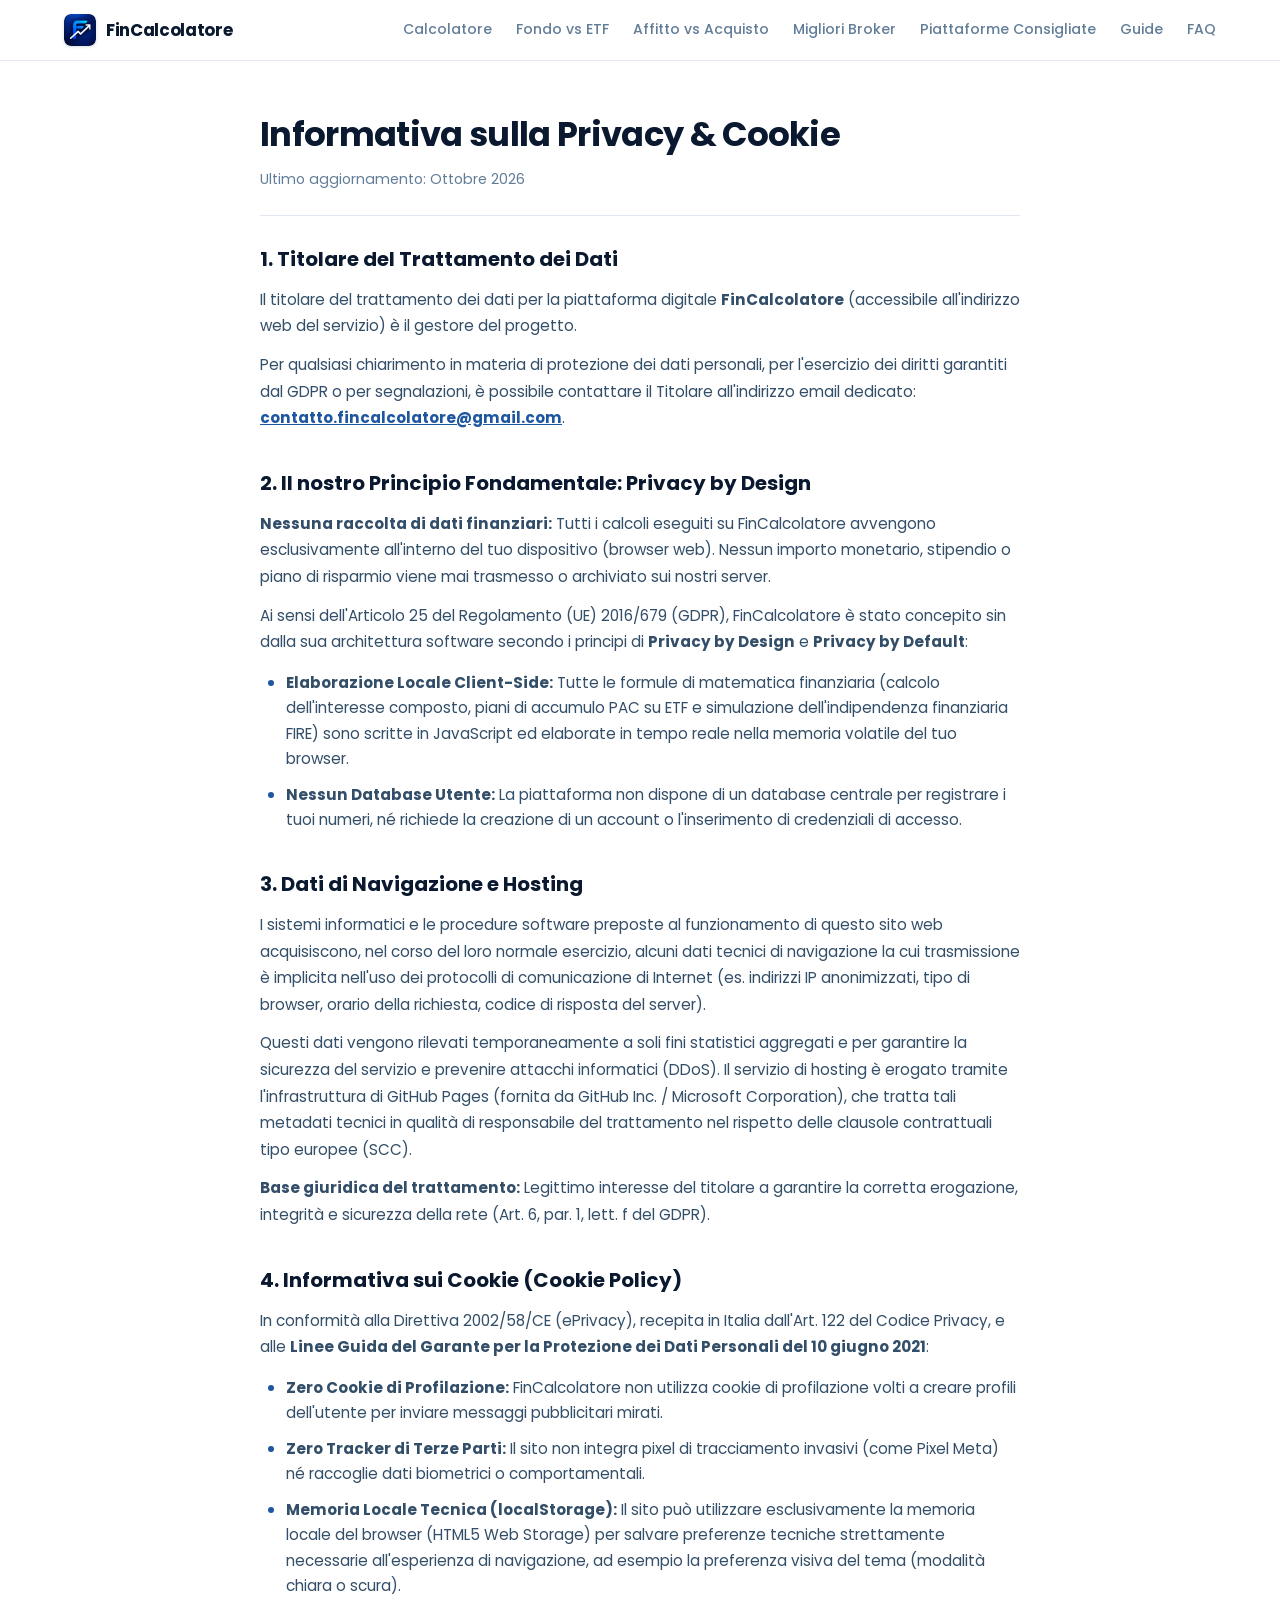
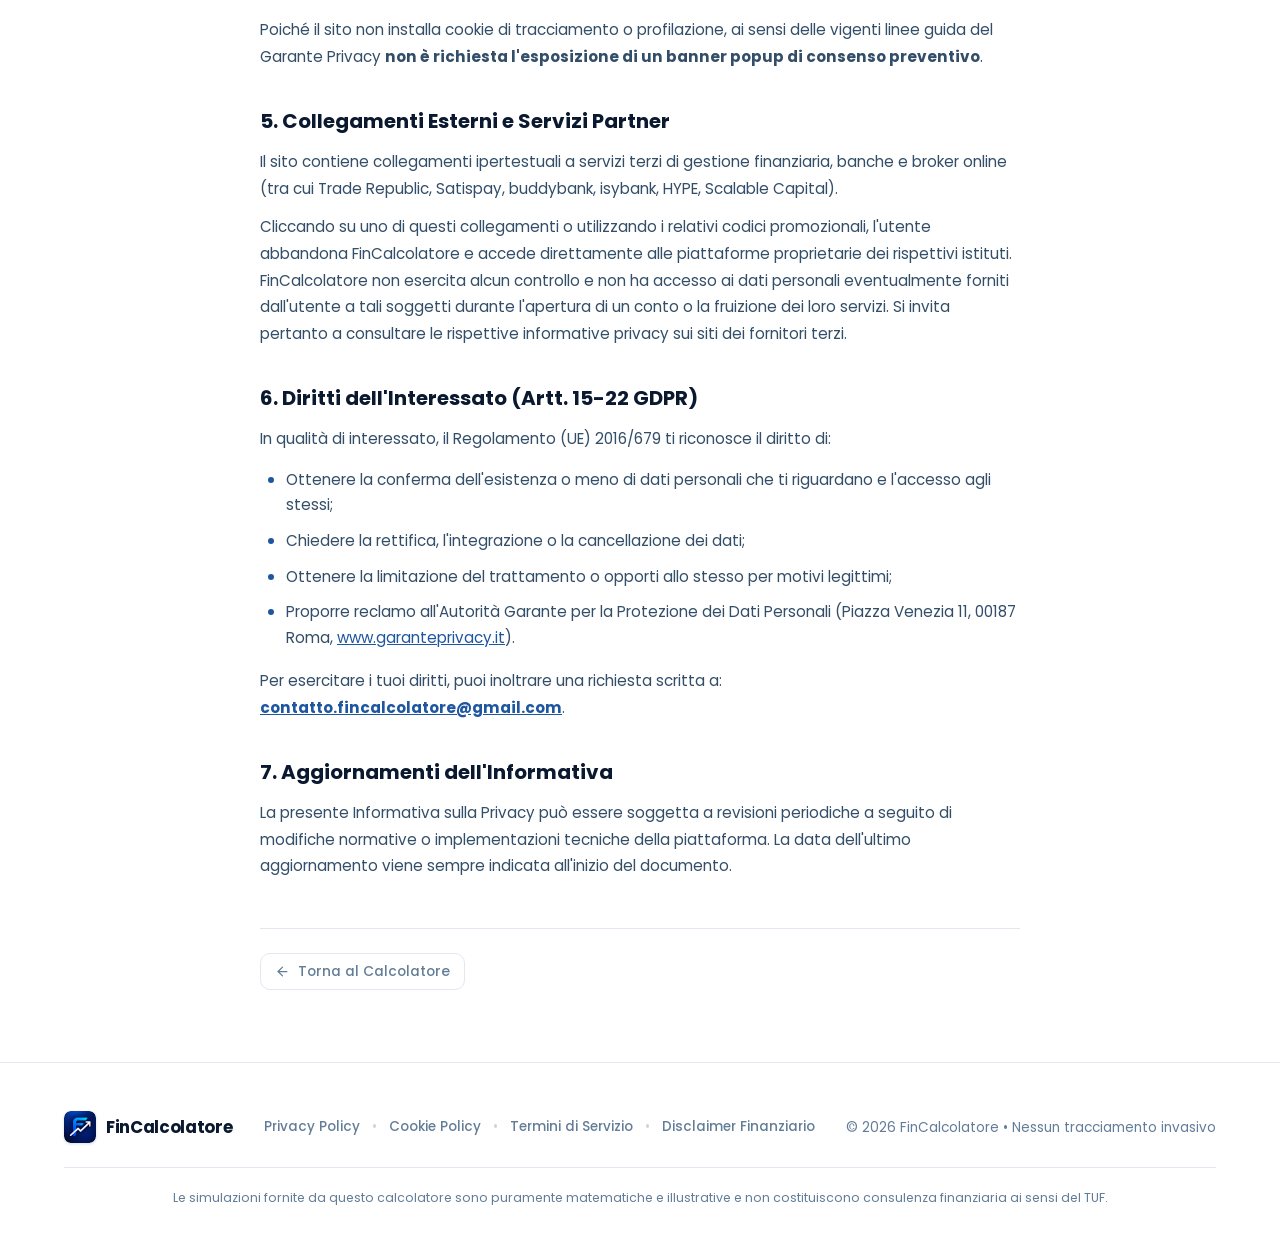
<file: privacy-policy.html>
<!DOCTYPE html>
<html lang="it">
<head>
  <meta charset="UTF-8">
  <meta name="viewport" content="width=device-width, initial-scale=1.0">
  <title>Informativa sulla Privacy & Cookie Policy — FinCalcolatore</title>
  <meta name="description" content="Informativa sulla Privacy e Cookie Policy di FinCalcolatore ai sensi del Regolamento UE 2016/679 (GDPR). Scopri il nostro approccio Privacy by Design senza tracciamento invasivo.">
  <meta name="robots" content="index, follow">
  <link rel="canonical" href="https://fincalcolatore.vercel.app/privacy-policy.html">
  <link rel="icon" type="image/svg+xml" href="assets/logos/fincalcolatore.svg">
  <link rel="preconnect" href="https://fonts.googleapis.com">
  <link rel="preconnect" href="https://fonts.gstatic.com" crossorigin>
  <link href="https://fonts.googleapis.com/css2?family=Poppins:ital,wght@0,400;0,500;0,600;0,700;0,800;1,400&display=swap" rel="stylesheet">
  <link rel="stylesheet" href="style.css?v=4.5">
</head>
<body>

  <!-- Navbar -->
  <nav class="navbar">
    <div class="container nav-content">
      <a href="index.html" class="brand-logo">
        <img src="assets/logos/fincalcolatore.svg" alt="Logo FinCalcolatore" width="32" height="32" class="brand-logo-img">
        <span class="brand-title">FinCalcolatore</span>
      </a>
      <div class="nav-links">
        <a href="index.html" class="nav-link">Calcolatore</a>
        <a href="fondo-pensione-vs-etf.html" class="nav-link">Fondo vs ETF</a>
        <a href="affitto-vs-acquisto.html" class="nav-link">Affitto vs Acquisto</a>
        <a href="migliori-broker-pac-etf-italia.html" class="nav-link">Migliori Broker</a>
        <a href="index.html#piattaforme" class="nav-link">Piattaforme Consigliate</a>
        <a href="index.html#guide" class="nav-link">Guide</a>
        <a href="index.html#guida-faq" class="nav-link">FAQ</a>
      </div>

      <!-- Hamburger Button (Mobile only) -->
      <button class="hamburger-btn" id="hamburgerBtn" type="button" aria-label="Apri menu di navigazione" aria-expanded="false" aria-controls="mobileMenu">
        <span class="hamburger-line"></span>
        <span class="hamburger-line"></span>
        <span class="hamburger-line"></span>
      </button>
    </div>

    <!-- Mobile Nav Drawer -->
    <div class="mobile-menu" id="mobileMenu" aria-hidden="true">
      <div class="mobile-menu-inner">
        <div class="mobile-menu-section-title">Strumenti & Calcolatori</div>
        <a href="index.html#calcolatore" class="mobile-nav-link">
          <span class="mobile-nav-icon" aria-hidden="true"><svg viewBox="0 0 24 24" width="18" height="18" fill="none" stroke="currentColor" stroke-width="2" stroke-linecap="round" stroke-linejoin="round"><line x1="18" y1="20" x2="18" y2="10"></line><line x1="12" y1="20" x2="12" y2="4"></line><line x1="6" y1="20" x2="6" y2="14"></line></svg></span>
          <span>Calcolatore PAC & FIRE</span>
        </a>
        <a href="fondo-pensione-vs-etf.html" class="mobile-nav-link">
          <span class="mobile-nav-icon" aria-hidden="true"><svg viewBox="0 0 24 24" width="18" height="18" fill="none" stroke="currentColor" stroke-width="2" stroke-linecap="round" stroke-linejoin="round"><polyline points="23 6 13.5 15.5 8.5 10.5 1 18"></polyline><polyline points="17 6 23 6 23 12"></polyline></svg></span>
          <span>Fondo Pensione vs ETF (5.164€)</span>
        </a>
        <a href="affitto-vs-acquisto.html" class="mobile-nav-link">
          <span class="mobile-nav-icon" aria-hidden="true"><svg viewBox="0 0 24 24" width="18" height="18" fill="none" stroke="currentColor" stroke-width="2" stroke-linecap="round" stroke-linejoin="round"><path d="M3 9l9-7 9 7v11a2 2 0 0 1-2 2H5a2 2 0 0 1-2-2z"></path><polyline points="9 22 9 12 15 12 15 22"></polyline></svg></span>
          <span>Affitto vs Acquisto Casa</span>
        </a>
        <a href="migliori-broker-pac-etf-italia.html" class="mobile-nav-link">
          <span class="mobile-nav-icon" aria-hidden="true"><svg viewBox="0 0 24 24" width="18" height="18" fill="none" stroke="currentColor" stroke-width="2" stroke-linecap="round" stroke-linejoin="round"><circle cx="12" cy="8" r="6"></circle><path d="M15.477 12.89L17 22l-5-3-5 3 1.523-9.11"></path></svg></span>
          <span>Migliori Broker PAC (2026)</span>
        </a>

        <div class="mobile-menu-divider"></div>

        <div class="mobile-menu-section-title">Guide & Approfondimenti</div>
        <a href="guida-interesse-composto-pac.html" class="mobile-nav-link">
          <span class="mobile-nav-icon" aria-hidden="true"><svg viewBox="0 0 24 24" width="18" height="18" fill="none" stroke="currentColor" stroke-width="2" stroke-linecap="round" stroke-linejoin="round"><path d="M4 19.5A2.5 2.5 0 0 1 6.5 17H20"></path><path d="M6.5 2H20v20H6.5A2.5 2.5 0 0 1 4 19.5v-15A2.5 2.5 0 0 1 6.5 2z"></path></svg></span>
          <span>Guida Interesse Composto</span>
        </a>
        <a href="guida-metodo-fire-regola-4-percento.html" class="mobile-nav-link">
          <span class="mobile-nav-icon" aria-hidden="true"><svg viewBox="0 0 24 24" width="18" height="18" fill="none" stroke="currentColor" stroke-width="2" stroke-linecap="round" stroke-linejoin="round"><circle cx="12" cy="12" r="10"></circle><circle cx="12" cy="12" r="6"></circle><circle cx="12" cy="12" r="2"></circle></svg></span>
          <span>Guida Metodo FIRE (Regola 4%)</span>
        </a>
        <a href="index.html#piattaforme" class="mobile-nav-link">
          <span class="mobile-nav-icon" aria-hidden="true"><svg viewBox="0 0 24 24" width="18" height="18" fill="none" stroke="currentColor" stroke-width="2" stroke-linecap="round" stroke-linejoin="round"><polygon points="12 2 15.09 8.26 22 9.27 17 14.14 18.18 21.02 12 17.77 5.82 21.02 7 14.14 2 9.27 8.91 8.26 12 2"></polygon></svg></span>
          <span>Piattaforme Consigliate</span>
        </a>
        <a href="index.html#guida-faq" class="mobile-nav-link">
          <span class="mobile-nav-icon" aria-hidden="true"><svg viewBox="0 0 24 24" width="18" height="18" fill="none" stroke="currentColor" stroke-width="2" stroke-linecap="round" stroke-linejoin="round"><circle cx="12" cy="12" r="10"></circle><path d="M9.09 9a3 3 0 0 1 5.83 1c0 2-3 3-3 3"></path><line x1="12" y1="17" x2="12.01" y2="17"></line></svg></span>
          <span>Domande Frequenti (FAQ)</span>
        </a>
      </div>
    </div>
  </nav>

  <!-- Mobile Menu Backdrop -->
  <div class="mobile-menu-backdrop" id="mobileMenuBackdrop" aria-hidden="true"></div>

  <main class="container">
    <header class="legal-page-header">
      <h1 class="legal-main-title">Informativa sulla Privacy & Cookie</h1>
      <p class="legal-meta">Ultimo aggiornamento: Ottobre 2026</p>
    </header>

    <div class="legal-doc-wrap">
      <!-- Articolo 1 -->
      <article class="legal-article">
        <h2 class="legal-article-title">1. Titolare del Trattamento dei Dati</h2>
        <p>
          Il titolare del trattamento dei dati per la piattaforma digitale <strong>FinCalcolatore</strong> (accessibile all'indirizzo web del servizio) è il gestore del progetto.
        </p>
        <p>
          Per qualsiasi chiarimento in materia di protezione dei dati personali, per l'esercizio dei diritti garantiti dal GDPR o per segnalazioni, è possibile contattare il Titolare all'indirizzo email dedicato:
          <strong><a href="mailto:contatto.fincalcolatore@gmail.com" style="color: var(--accent-primary);">contatto.fincalcolatore@gmail.com</a></strong>.
        </p>
      </article>

      <!-- Articolo 2 -->
      <article class="legal-article">
        <h2 class="legal-article-title">2. Il nostro Principio Fondamentale: Privacy by Design</h2>
        <p class="legal-lead-text">
          <strong>Nessuna raccolta di dati finanziari:</strong> Tutti i calcoli eseguiti su FinCalcolatore avvengono esclusivamente all'interno del tuo dispositivo (browser web). Nessun importo monetario, stipendio o piano di risparmio viene mai trasmesso o archiviato sui nostri server.
        </p>
        <p>
          Ai sensi dell'Articolo 25 del Regolamento (UE) 2016/679 (GDPR), FinCalcolatore è stato concepito sin dalla sua architettura software secondo i principi di <strong>Privacy by Design</strong> e <strong>Privacy by Default</strong>:
        </p>
        <ul>
          <li><strong>Elaborazione Locale Client-Side:</strong> Tutte le formule di matematica finanziaria (calcolo dell'interesse composto, piani di accumulo PAC su ETF e simulazione dell'indipendenza finanziaria FIRE) sono scritte in JavaScript ed elaborate in tempo reale nella memoria volatile del tuo browser.</li>
          <li><strong>Nessun Database Utente:</strong> La piattaforma non dispone di un database centrale per registrare i tuoi numeri, né richiede la creazione di un account o l'inserimento di credenziali di accesso.</li>
        </ul>
      </article>

      <!-- Articolo 3 -->
      <article class="legal-article">
        <h2 class="legal-article-title">3. Dati di Navigazione e Hosting</h2>
        <p>
          I sistemi informatici e le procedure software preposte al funzionamento di questo sito web acquisiscono, nel corso del loro normale esercizio, alcuni dati tecnici di navigazione la cui trasmissione è implicita nell'uso dei protocolli di comunicazione di Internet (es. indirizzi IP anonimizzati, tipo di browser, orario della richiesta, codice di risposta del server).
        </p>
        <p>
          Questi dati vengono rilevati temporaneamente a soli fini statistici aggregati e per garantire la sicurezza del servizio e prevenire attacchi informatici (DDoS). Il servizio di hosting è erogato tramite l'infrastruttura di GitHub Pages (fornita da GitHub Inc. / Microsoft Corporation), che tratta tali metadati tecnici in qualità di responsabile del trattamento nel rispetto delle clausole contrattuali tipo europee (SCC).
        </p>
        <p>
          <strong>Base giuridica del trattamento:</strong> Legittimo interesse del titolare a garantire la corretta erogazione, integrità e sicurezza della rete (Art. 6, par. 1, lett. f del GDPR).
        </p>
      </article>

      <!-- Articolo 4 -->
      <article class="legal-article" id="cookie">
        <h2 class="legal-article-title">4. Informativa sui Cookie (Cookie Policy)</h2>
        <p>
          In conformità alla Direttiva 2002/58/CE (ePrivacy), recepita in Italia dall'Art. 122 del Codice Privacy, e alle <strong>Linee Guida del Garante per la Protezione dei Dati Personali del 10 giugno 2021</strong>:
        </p>
        <ul>
          <li><strong>Zero Cookie di Profilazione:</strong> FinCalcolatore non utilizza cookie di profilazione volti a creare profili dell'utente per inviare messaggi pubblicitari mirati.</li>
          <li><strong>Zero Tracker di Terze Parti:</strong> Il sito non integra pixel di tracciamento invasivi (come Pixel Meta) né raccoglie dati biometrici o comportamentali.</li>
          <li><strong>Memoria Locale Tecnica (localStorage):</strong> Il sito può utilizzare esclusivamente la memoria locale del browser (HTML5 Web Storage) per salvare preferenze tecniche strettamente necessarie all'esperienza di navigazione, ad esempio la preferenza visiva del tema (modalità chiara o scura).</li>
        </ul>
        <p>
          Poiché il sito non installa cookie di tracciamento o profilazione, ai sensi delle vigenti linee guida del Garante Privacy <strong>non è richiesta l'esposizione di un banner popup di consenso preventivo</strong>.
        </p>
      </article>

      <!-- Articolo 5 -->
      <article class="legal-article">
        <h2 class="legal-article-title">5. Collegamenti Esterni e Servizi Partner</h2>
        <p>
          Il sito contiene collegamenti ipertestuali a servizi terzi di gestione finanziaria, banche e broker online (tra cui Trade Republic, Satispay, buddybank, isybank, HYPE, Scalable Capital).
        </p>
        <p>
          Cliccando su uno di questi collegamenti o utilizzando i relativi codici promozionali, l'utente abbandona FinCalcolatore e accede direttamente alle piattaforme proprietarie dei rispettivi istituti. FinCalcolatore non esercita alcun controllo e non ha accesso ai dati personali eventualmente forniti dall'utente a tali soggetti durante l'apertura di un conto o la fruizione dei loro servizi. Si invita pertanto a consultare le rispettive informative privacy sui siti dei fornitori terzi.
        </p>
      </article>

      <!-- Articolo 6 -->
      <article class="legal-article">
        <h2 class="legal-article-title">6. Diritti dell'Interessato (Artt. 15-22 GDPR)</h2>
        <p>
          In qualità di interessato, il Regolamento (UE) 2016/679 ti riconosce il diritto di:
        </p>
        <ul>
          <li>Ottenere la conferma dell'esistenza o meno di dati personali che ti riguardano e l'accesso agli stessi;</li>
          <li>Chiedere la rettifica, l'integrazione o la cancellazione dei dati;</li>
          <li>Ottenere la limitazione del trattamento o opporti allo stesso per motivi legittimi;</li>
          <li>Proporre reclamo all'Autorità Garante per la Protezione dei Dati Personali (Piazza Venezia 11, 00187 Roma, <a href="https://www.garanteprivacy.it" target="_blank" rel="noopener" style="color: var(--accent-primary);">www.garanteprivacy.it</a>).</li>
        </ul>
        <p>
          Per esercitare i tuoi diritti, puoi inoltrare una richiesta scritta a: <strong><a href="mailto:contatto.fincalcolatore@gmail.com" style="color: var(--accent-primary);">contatto.fincalcolatore@gmail.com</a></strong>.
        </p>
      </article>

      <!-- Articolo 7 -->
      <article class="legal-article">
        <h2 class="legal-article-title">7. Aggiornamenti dell'Informativa</h2>
        <p>
          La presente Informativa sulla Privacy può essere soggetta a revisioni periodiche a seguito di modifiche normative o implementazioni tecniche della piattaforma. La data dell'ultimo aggiornamento viene sempre indicata all'inizio del documento.
        </p>
      </article>

      <div class="legal-footer-nav" style="margin-top: 48px; padding-top: 24px; border-top: 1px solid var(--border-light);">
        <a href="index.html" class="nav-back-link">
          <svg width="15" height="15" viewBox="0 0 24 24" fill="none" stroke="currentColor" stroke-width="2" stroke-linecap="round" stroke-linejoin="round">
            <path d="M19 12H5"></path>
            <polyline points="12 19 5 12 12 5"></polyline>
          </svg>
          <span>Torna al Calcolatore</span>
        </a>
      </div>

    </div>
  </main>

  <!-- Footer -->
  <footer class="footer">
    <div class="container">
      <div class="footer-content">
        <div class="brand-logo">
          <img src="assets/logos/fincalcolatore.svg" alt="Logo FinCalcolatore" width="32" height="32" class="brand-logo-img">
          <span class="brand-title">FinCalcolatore</span>
        </div>
        <div class="footer-links-row">
          <a href="privacy-policy.html" class="footer-link">Privacy Policy</a>
          <span class="footer-dot">&bull;</span>
          <a href="privacy-policy.html#cookie" class="footer-link">Cookie Policy</a>
          <span class="footer-dot">&bull;</span>
          <a href="termini-condizioni.html" class="footer-link">Termini di Servizio</a>
          <span class="footer-dot">&bull;</span>
          <a href="termini-condizioni.html#disclaimer" class="footer-link">Disclaimer Finanziario</a>
        </div>
        <div style="font-size: 0.85rem; color: var(--text-muted);">
          &copy; 2026 FinCalcolatore &bull; Nessun tracciamento invasivo
        </div>
      </div>
      <div class="footer-disclaimer">
        Le simulazioni fornite da questo calcolatore sono puramente matematiche e illustrative e non costituiscono consulenza finanziaria ai sensi del TUF.
      </div>
    </div>
  </footer>

  <script src="nav.js?v=1.3"></script>
</body>
</html>
</file>
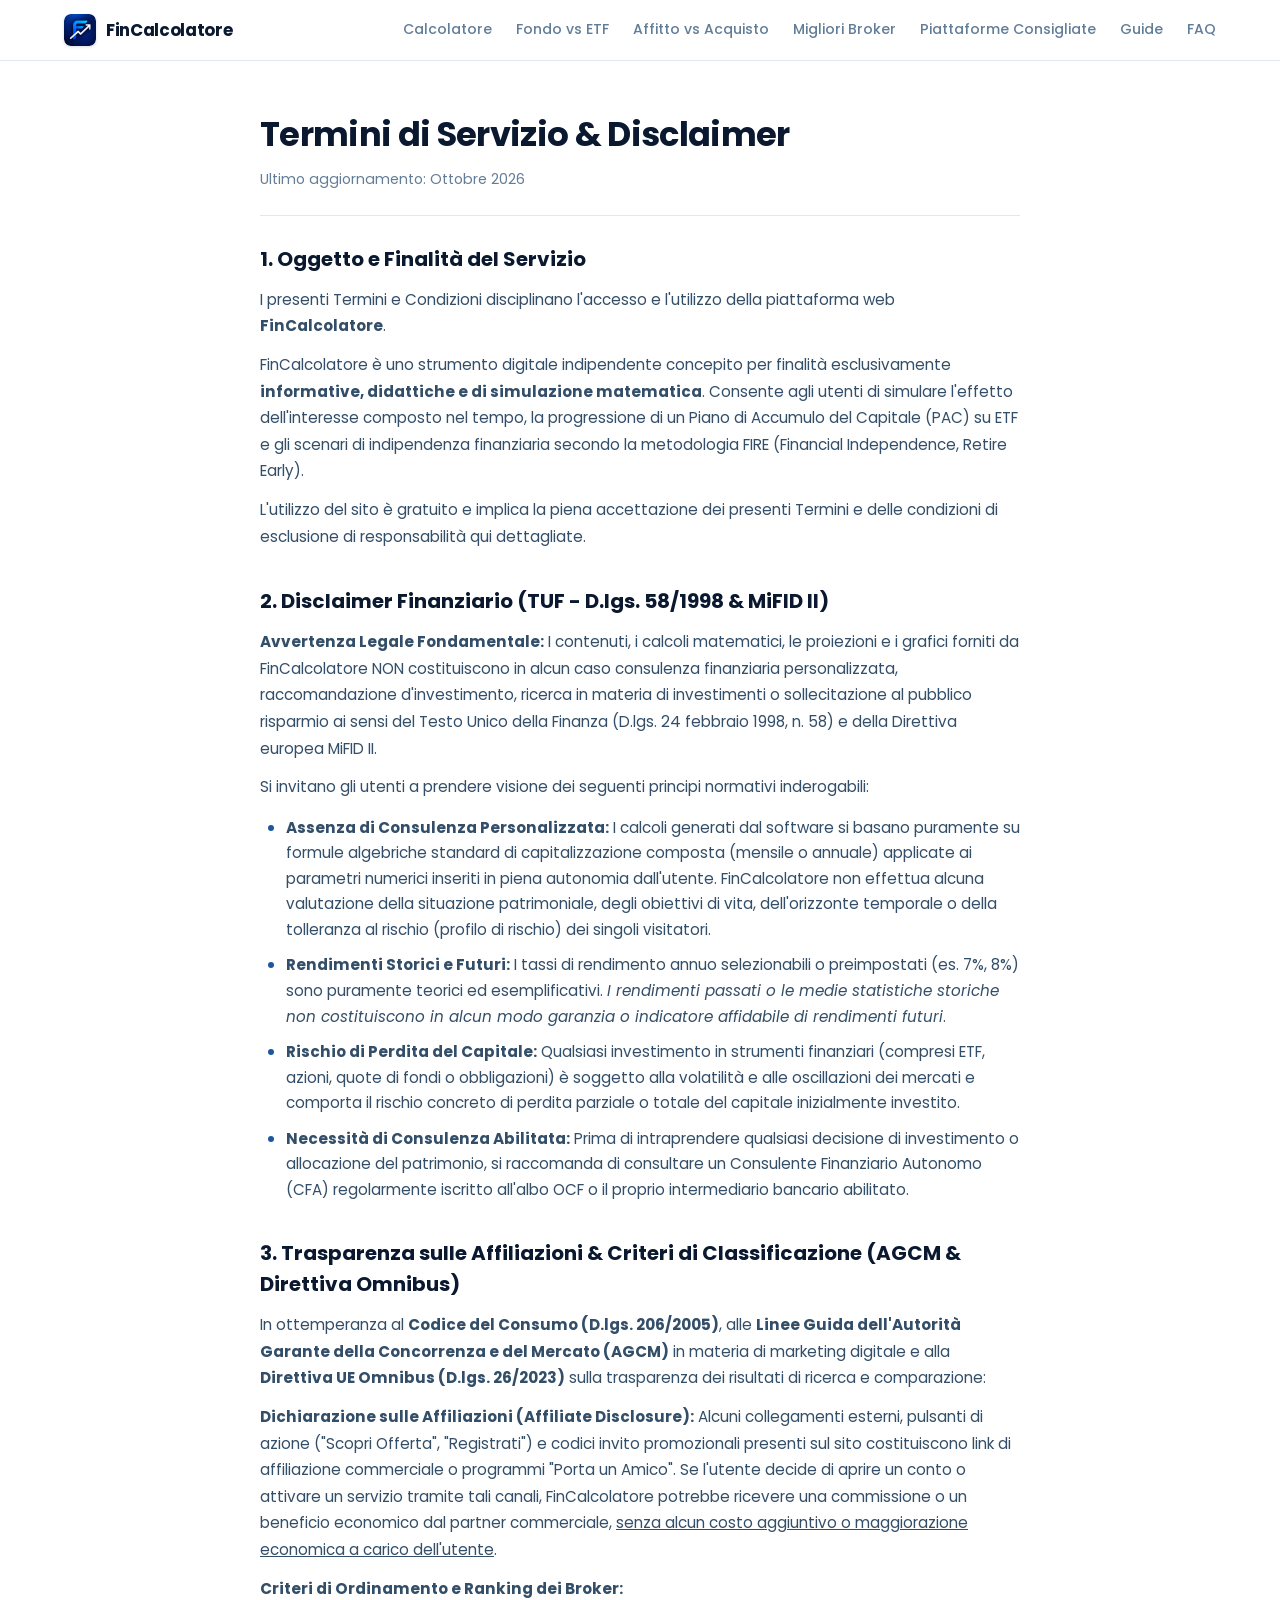
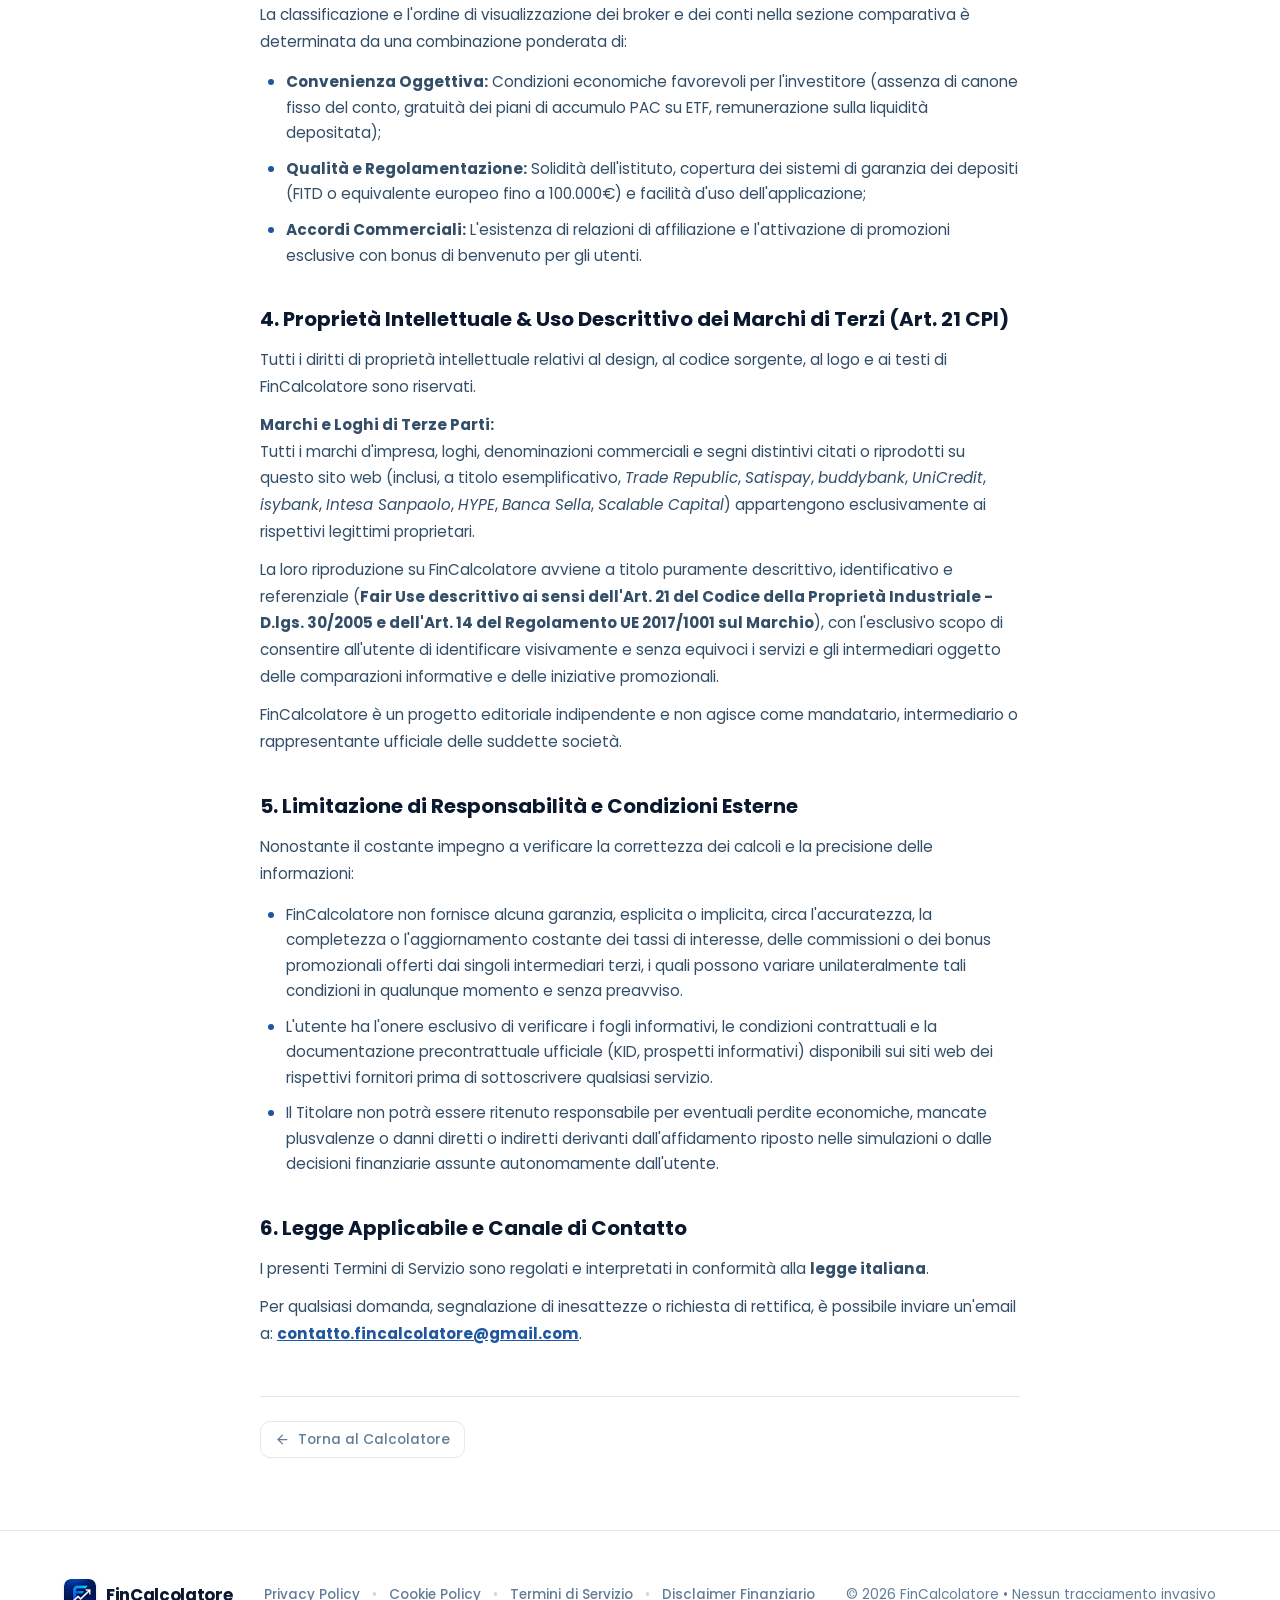
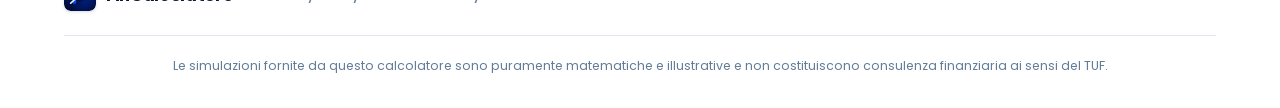
<file: termini-condizioni.html>
<!DOCTYPE html>
<html lang="it">
<head>
  <meta charset="UTF-8">
  <meta name="viewport" content="width=device-width, initial-scale=1.0">
  <title>Termini di Servizio, Disclaimer TUF & Trasparenza — FinCalcolatore</title>
  <meta name="description" content="Termini e Condizioni di Utilizzo, Disclaimer Finanziario ai sensi del TUF (D.lgs. 58/1998) e Dichiarazione di Trasparenza sulle Affiliazioni (AGCM) per FinCalcolatore.">
  <meta name="robots" content="index, follow">
  <link rel="canonical" href="https://fincalcolatore.vercel.app/termini-condizioni.html">
  <link rel="icon" type="image/svg+xml" href="assets/logos/fincalcolatore.svg">
  <link rel="preconnect" href="https://fonts.googleapis.com">
  <link rel="preconnect" href="https://fonts.gstatic.com" crossorigin>
  <link href="https://fonts.googleapis.com/css2?family=Poppins:ital,wght@0,400;0,500;0,600;0,700;0,800;1,400&display=swap" rel="stylesheet">
  <link rel="stylesheet" href="style.css?v=4.5">
</head>
<body>

  <!-- Navbar -->
  <nav class="navbar">
    <div class="container nav-content">
      <a href="index.html" class="brand-logo">
        <img src="assets/logos/fincalcolatore.svg" alt="Logo FinCalcolatore" width="32" height="32" class="brand-logo-img">
        <span class="brand-title">FinCalcolatore</span>
      </a>
      <div class="nav-links">
        <a href="index.html" class="nav-link">Calcolatore</a>
        <a href="fondo-pensione-vs-etf.html" class="nav-link">Fondo vs ETF</a>
        <a href="affitto-vs-acquisto.html" class="nav-link">Affitto vs Acquisto</a>
        <a href="migliori-broker-pac-etf-italia.html" class="nav-link">Migliori Broker</a>
        <a href="index.html#piattaforme" class="nav-link">Piattaforme Consigliate</a>
        <a href="index.html#guide" class="nav-link">Guide</a>
        <a href="index.html#guida-faq" class="nav-link">FAQ</a>
      </div>

      <!-- Hamburger Button (Mobile only) -->
      <button class="hamburger-btn" id="hamburgerBtn" type="button" aria-label="Apri menu di navigazione" aria-expanded="false" aria-controls="mobileMenu">
        <span class="hamburger-line"></span>
        <span class="hamburger-line"></span>
        <span class="hamburger-line"></span>
      </button>
    </div>

    <!-- Mobile Nav Drawer -->
    <div class="mobile-menu" id="mobileMenu" aria-hidden="true">
      <div class="mobile-menu-inner">
        <div class="mobile-menu-section-title">Strumenti & Calcolatori</div>
        <a href="index.html#calcolatore" class="mobile-nav-link">
          <span class="mobile-nav-icon" aria-hidden="true"><svg viewBox="0 0 24 24" width="18" height="18" fill="none" stroke="currentColor" stroke-width="2" stroke-linecap="round" stroke-linejoin="round"><line x1="18" y1="20" x2="18" y2="10"></line><line x1="12" y1="20" x2="12" y2="4"></line><line x1="6" y1="20" x2="6" y2="14"></line></svg></span>
          <span>Calcolatore PAC & FIRE</span>
        </a>
        <a href="fondo-pensione-vs-etf.html" class="mobile-nav-link">
          <span class="mobile-nav-icon" aria-hidden="true"><svg viewBox="0 0 24 24" width="18" height="18" fill="none" stroke="currentColor" stroke-width="2" stroke-linecap="round" stroke-linejoin="round"><polyline points="23 6 13.5 15.5 8.5 10.5 1 18"></polyline><polyline points="17 6 23 6 23 12"></polyline></svg></span>
          <span>Fondo Pensione vs ETF (5.164€)</span>
        </a>
        <a href="affitto-vs-acquisto.html" class="mobile-nav-link">
          <span class="mobile-nav-icon" aria-hidden="true"><svg viewBox="0 0 24 24" width="18" height="18" fill="none" stroke="currentColor" stroke-width="2" stroke-linecap="round" stroke-linejoin="round"><path d="M3 9l9-7 9 7v11a2 2 0 0 1-2 2H5a2 2 0 0 1-2-2z"></path><polyline points="9 22 9 12 15 12 15 22"></polyline></svg></span>
          <span>Affitto vs Acquisto Casa</span>
        </a>
        <a href="migliori-broker-pac-etf-italia.html" class="mobile-nav-link">
          <span class="mobile-nav-icon" aria-hidden="true"><svg viewBox="0 0 24 24" width="18" height="18" fill="none" stroke="currentColor" stroke-width="2" stroke-linecap="round" stroke-linejoin="round"><circle cx="12" cy="8" r="6"></circle><path d="M15.477 12.89L17 22l-5-3-5 3 1.523-9.11"></path></svg></span>
          <span>Migliori Broker PAC (2026)</span>
        </a>

        <div class="mobile-menu-divider"></div>

        <div class="mobile-menu-section-title">Guide & Approfondimenti</div>
        <a href="guida-interesse-composto-pac.html" class="mobile-nav-link">
          <span class="mobile-nav-icon" aria-hidden="true"><svg viewBox="0 0 24 24" width="18" height="18" fill="none" stroke="currentColor" stroke-width="2" stroke-linecap="round" stroke-linejoin="round"><path d="M4 19.5A2.5 2.5 0 0 1 6.5 17H20"></path><path d="M6.5 2H20v20H6.5A2.5 2.5 0 0 1 4 19.5v-15A2.5 2.5 0 0 1 6.5 2z"></path></svg></span>
          <span>Guida Interesse Composto</span>
        </a>
        <a href="guida-metodo-fire-regola-4-percento.html" class="mobile-nav-link">
          <span class="mobile-nav-icon" aria-hidden="true"><svg viewBox="0 0 24 24" width="18" height="18" fill="none" stroke="currentColor" stroke-width="2" stroke-linecap="round" stroke-linejoin="round"><circle cx="12" cy="12" r="10"></circle><circle cx="12" cy="12" r="6"></circle><circle cx="12" cy="12" r="2"></circle></svg></span>
          <span>Guida Metodo FIRE (Regola 4%)</span>
        </a>
        <a href="index.html#piattaforme" class="mobile-nav-link">
          <span class="mobile-nav-icon" aria-hidden="true"><svg viewBox="0 0 24 24" width="18" height="18" fill="none" stroke="currentColor" stroke-width="2" stroke-linecap="round" stroke-linejoin="round"><polygon points="12 2 15.09 8.26 22 9.27 17 14.14 18.18 21.02 12 17.77 5.82 21.02 7 14.14 2 9.27 8.91 8.26 12 2"></polygon></svg></span>
          <span>Piattaforme Consigliate</span>
        </a>
        <a href="index.html#guida-faq" class="mobile-nav-link">
          <span class="mobile-nav-icon" aria-hidden="true"><svg viewBox="0 0 24 24" width="18" height="18" fill="none" stroke="currentColor" stroke-width="2" stroke-linecap="round" stroke-linejoin="round"><circle cx="12" cy="12" r="10"></circle><path d="M9.09 9a3 3 0 0 1 5.83 1c0 2-3 3-3 3"></path><line x1="12" y1="17" x2="12.01" y2="17"></line></svg></span>
          <span>Domande Frequenti (FAQ)</span>
        </a>
      </div>
    </div>
  </nav>

  <!-- Mobile Menu Backdrop -->
  <div class="mobile-menu-backdrop" id="mobileMenuBackdrop" aria-hidden="true"></div>

  <main class="container">
    <header class="legal-page-header">
      <h1 class="legal-main-title">Termini di Servizio & Disclaimer</h1>
      <p class="legal-meta">Ultimo aggiornamento: Ottobre 2026</p>
    </header>

    <div class="legal-doc-wrap">
      <!-- Articolo 1 -->
      <article class="legal-article">
        <h2 class="legal-article-title">1. Oggetto e Finalità del Servizio</h2>
        <p>
          I presenti Termini e Condizioni disciplinano l'accesso e l'utilizzo della piattaforma web <strong>FinCalcolatore</strong>.
        </p>
        <p>
          FinCalcolatore è uno strumento digitale indipendente concepito per finalità esclusivamente <strong>informative, didattiche e di simulazione matematica</strong>. Consente agli utenti di simulare l'effetto dell'interesse composto nel tempo, la progressione di un Piano di Accumulo del Capitale (PAC) su ETF e gli scenari di indipendenza finanziaria secondo la metodologia FIRE (Financial Independence, Retire Early).
        </p>
        <p>
          L'utilizzo del sito è gratuito e implica la piena accettazione dei presenti Termini e delle condizioni di esclusione di responsabilità qui dettagliate.
        </p>
      </article>

      <!-- Articolo 2: Disclaimer Finanziario TUF -->
      <article class="legal-article" id="disclaimer">
        <h2 class="legal-article-title">2. Disclaimer Finanziario (TUF - D.lgs. 58/1998 & MiFID II)</h2>
        <p class="legal-lead-text">
          <strong>Avvertenza Legale Fondamentale:</strong> I contenuti, i calcoli matematici, le proiezioni e i grafici forniti da FinCalcolatore NON costituiscono in alcun caso consulenza finanziaria personalizzata, raccomandazione d'investimento, ricerca in materia di investimenti o sollecitazione al pubblico risparmio ai sensi del Testo Unico della Finanza (D.lgs. 24 febbraio 1998, n. 58) e della Direttiva europea MiFID II.
        </p>
        <p>
          Si invitano gli utenti a prendere visione dei seguenti principi normativi inderogabili:
        </p>
        <ul>
          <li><strong>Assenza di Consulenza Personalizzata:</strong> I calcoli generati dal software si basano puramente su formule algebriche standard di capitalizzazione composta (mensile o annuale) applicate ai parametri numerici inseriti in piena autonomia dall'utente. FinCalcolatore non effettua alcuna valutazione della situazione patrimoniale, degli obiettivi di vita, dell'orizzonte temporale o della tolleranza al rischio (profilo di rischio) dei singoli visitatori.</li>
          <li><strong>Rendimenti Storici e Futuri:</strong> I tassi di rendimento annuo selezionabili o preimpostati (es. 7%, 8%) sono puramente teorici ed esemplificativi. <em>I rendimenti passati o le medie statistiche storiche non costituiscono in alcun modo garanzia o indicatore affidabile di rendimenti futuri</em>.</li>
          <li><strong>Rischio di Perdita del Capitale:</strong> Qualsiasi investimento in strumenti finanziari (compresi ETF, azioni, quote di fondi o obbligazioni) è soggetto alla volatilità e alle oscillazioni dei mercati e comporta il rischio concreto di perdita parziale o totale del capitale inizialmente investito.</li>
          <li><strong>Necessità di Consulenza Abilitata:</strong> Prima di intraprendere qualsiasi decisione di investimento o allocazione del patrimonio, si raccomanda di consultare un Consulente Finanziario Autonomo (CFA) regolarmente iscritto all'albo OCF o il proprio intermediario bancario abilitato.</li>
        </ul>
      </article>

      <!-- Articolo 3: Trasparenza Affiliazioni AGCM -->
      <article class="legal-article">
        <h2 class="legal-article-title">3. Trasparenza sulle Affiliazioni & Criteri di Classificazione (AGCM & Direttiva Omnibus)</h2>
        <p>
          In ottemperanza al <strong>Codice del Consumo (D.lgs. 206/2005)</strong>, alle <strong>Linee Guida dell'Autorità Garante della Concorrenza e del Mercato (AGCM)</strong> in materia di marketing digitale e alla <strong>Direttiva UE Omnibus (D.lgs. 26/2023)</strong> sulla trasparenza dei risultati di ricerca e comparazione:
        </p>
        <p class="legal-lead-text">
          <strong>Dichiarazione sulle Affiliazioni (Affiliate Disclosure):</strong> Alcuni collegamenti esterni, pulsanti di azione ("Scopri Offerta", "Registrati") e codici invito promozionali presenti sul sito costituiscono link di affiliazione commerciale o programmi "Porta un Amico". Se l'utente decide di aprire un conto o attivare un servizio tramite tali canali, FinCalcolatore potrebbe ricevere una commissione o un beneficio economico dal partner commerciale, <u>senza alcun costo aggiuntivo o maggiorazione economica a carico dell'utente</u>.
        </p>
        <p>
          <strong>Criteri di Ordinamento e Ranking dei Broker:</strong><br>
          La classificazione e l'ordine di visualizzazione dei broker e dei conti nella sezione comparativa è determinata da una combinazione ponderata di:
        </p>
        <ul>
          <li><strong>Convenienza Oggettiva:</strong> Condizioni economiche favorevoli per l'investitore (assenza di canone fisso del conto, gratuità dei piani di accumulo PAC su ETF, remunerazione sulla liquidità depositata);</li>
          <li><strong>Qualità e Regolamentazione:</strong> Solidità dell'istituto, copertura dei sistemi di garanzia dei depositi (FITD o equivalente europeo fino a 100.000€) e facilità d'uso dell'applicazione;</li>
          <li><strong>Accordi Commerciali:</strong> L'esistenza di relazioni di affiliazione e l'attivazione di promozioni esclusive con bonus di benvenuto per gli utenti.</li>
        </ul>
      </article>

      <!-- Articolo 4: Proprietà Intellettuale & Marchi -->
      <article class="legal-article">
        <h2 class="legal-article-title">4. Proprietà Intellettuale & Uso Descrittivo dei Marchi di Terzi (Art. 21 CPI)</h2>
        <p>
          Tutti i diritti di proprietà intellettuale relativi al design, al codice sorgente, al logo e ai testi di FinCalcolatore sono riservati.
        </p>
        <p>
          <strong>Marchi e Loghi di Terze Parti:</strong><br>
          Tutti i marchi d'impresa, loghi, denominazioni commerciali e segni distintivi citati o riprodotti su questo sito web (inclusi, a titolo esemplificativo, <em>Trade Republic</em>, <em>Satispay</em>, <em>buddybank</em>, <em>UniCredit</em>, <em>isybank</em>, <em>Intesa Sanpaolo</em>, <em>HYPE</em>, <em>Banca Sella</em>, <em>Scalable Capital</em>) appartengono esclusivamente ai rispettivi legittimi proprietari.
        </p>
        <p>
          La loro riproduzione su FinCalcolatore avviene a titolo puramente descrittivo, identificativo e referenziale (<strong>Fair Use descrittivo ai sensi dell'Art. 21 del Codice della Proprietà Industriale - D.lgs. 30/2005 e dell'Art. 14 del Regolamento UE 2017/1001 sul Marchio</strong>), con l'esclusivo scopo di consentire all'utente di identificare visivamente e senza equivoci i servizi e gli intermediari oggetto delle comparazioni informative e delle iniziative promozionali.
        </p>
        <p>
          FinCalcolatore è un progetto editoriale indipendente e non agisce come mandatario, intermediario o rappresentante ufficiale delle suddette società.
        </p>
      </article>

      <!-- Articolo 5: Limitazione di Responsabilità -->
      <article class="legal-article">
        <h2 class="legal-article-title">5. Limitazione di Responsabilità e Condizioni Esterne</h2>
        <p>
          Nonostante il costante impegno a verificare la correttezza dei calcoli e la precisione delle informazioni:
        </p>
        <ul>
          <li>FinCalcolatore non fornisce alcuna garanzia, esplicita o implicita, circa l'accuratezza, la completezza o l'aggiornamento costante dei tassi di interesse, delle commissioni o dei bonus promozionali offerti dai singoli intermediari terzi, i quali possono variare unilateralmente tali condizioni in qualunque momento e senza preavviso.</li>
          <li>L'utente ha l'onere esclusivo di verificare i fogli informativi, le condizioni contrattuali e la documentazione precontrattuale ufficiale (KID, prospetti informativi) disponibili sui siti web dei rispettivi fornitori prima di sottoscrivere qualsiasi servizio.</li>
          <li>Il Titolare non potrà essere ritenuto responsabile per eventuali perdite economiche, mancate plusvalenze o danni diretti o indiretti derivanti dall'affidamento riposto nelle simulazioni o dalle decisioni finanziarie assunte autonomamente dall'utente.</li>
        </ul>
      </article>

      <!-- Articolo 6: Legge Applicabile e Contatti -->
      <article class="legal-article">
        <h2 class="legal-article-title">6. Legge Applicabile e Canale di Contatto</h2>
        <p>
          I presenti Termini di Servizio sono regolati e interpretati in conformità alla <strong>legge italiana</strong>.
        </p>
        <p>
          Per qualsiasi domanda, segnalazione di inesattezze o richiesta di rettifica, è possibile inviare un'email a:
          <strong><a href="mailto:contatto.fincalcolatore@gmail.com" style="color: var(--accent-primary);">contatto.fincalcolatore@gmail.com</a></strong>.
        </p>
      </article>

      <div class="legal-footer-nav" style="margin-top: 48px; padding-top: 24px; border-top: 1px solid var(--border-light);">
        <a href="index.html" class="nav-back-link">
          <svg width="15" height="15" viewBox="0 0 24 24" fill="none" stroke="currentColor" stroke-width="2" stroke-linecap="round" stroke-linejoin="round">
            <path d="M19 12H5"></path>
            <polyline points="12 19 5 12 12 5"></polyline>
          </svg>
          <span>Torna al Calcolatore</span>
        </a>
      </div>

    </div>
  </main>

  <!-- Footer -->
  <footer class="footer">
    <div class="container">
      <div class="footer-content">
        <div class="brand-logo">
          <img src="assets/logos/fincalcolatore.svg" alt="Logo FinCalcolatore" width="32" height="32" class="brand-logo-img">
          <span class="brand-title">FinCalcolatore</span>
        </div>
        <div class="footer-links-row">
          <a href="privacy-policy.html" class="footer-link">Privacy Policy</a>
          <span class="footer-dot">&bull;</span>
          <a href="privacy-policy.html#cookie" class="footer-link">Cookie Policy</a>
          <span class="footer-dot">&bull;</span>
          <a href="termini-condizioni.html" class="footer-link">Termini di Servizio</a>
          <span class="footer-dot">&bull;</span>
          <a href="termini-condizioni.html#disclaimer" class="footer-link">Disclaimer Finanziario</a>
        </div>
        <div style="font-size: 0.85rem; color: var(--text-muted);">
          &copy; 2026 FinCalcolatore &bull; Nessun tracciamento invasivo
        </div>
      </div>
      <div class="footer-disclaimer">
        Le simulazioni fornite da questo calcolatore sono puramente matematiche e illustrative e non costituiscono consulenza finanziaria ai sensi del TUF.
      </div>
    </div>
  </footer>

  <script src="nav.js?v=1.3"></script>
</body>
</html>
</file>
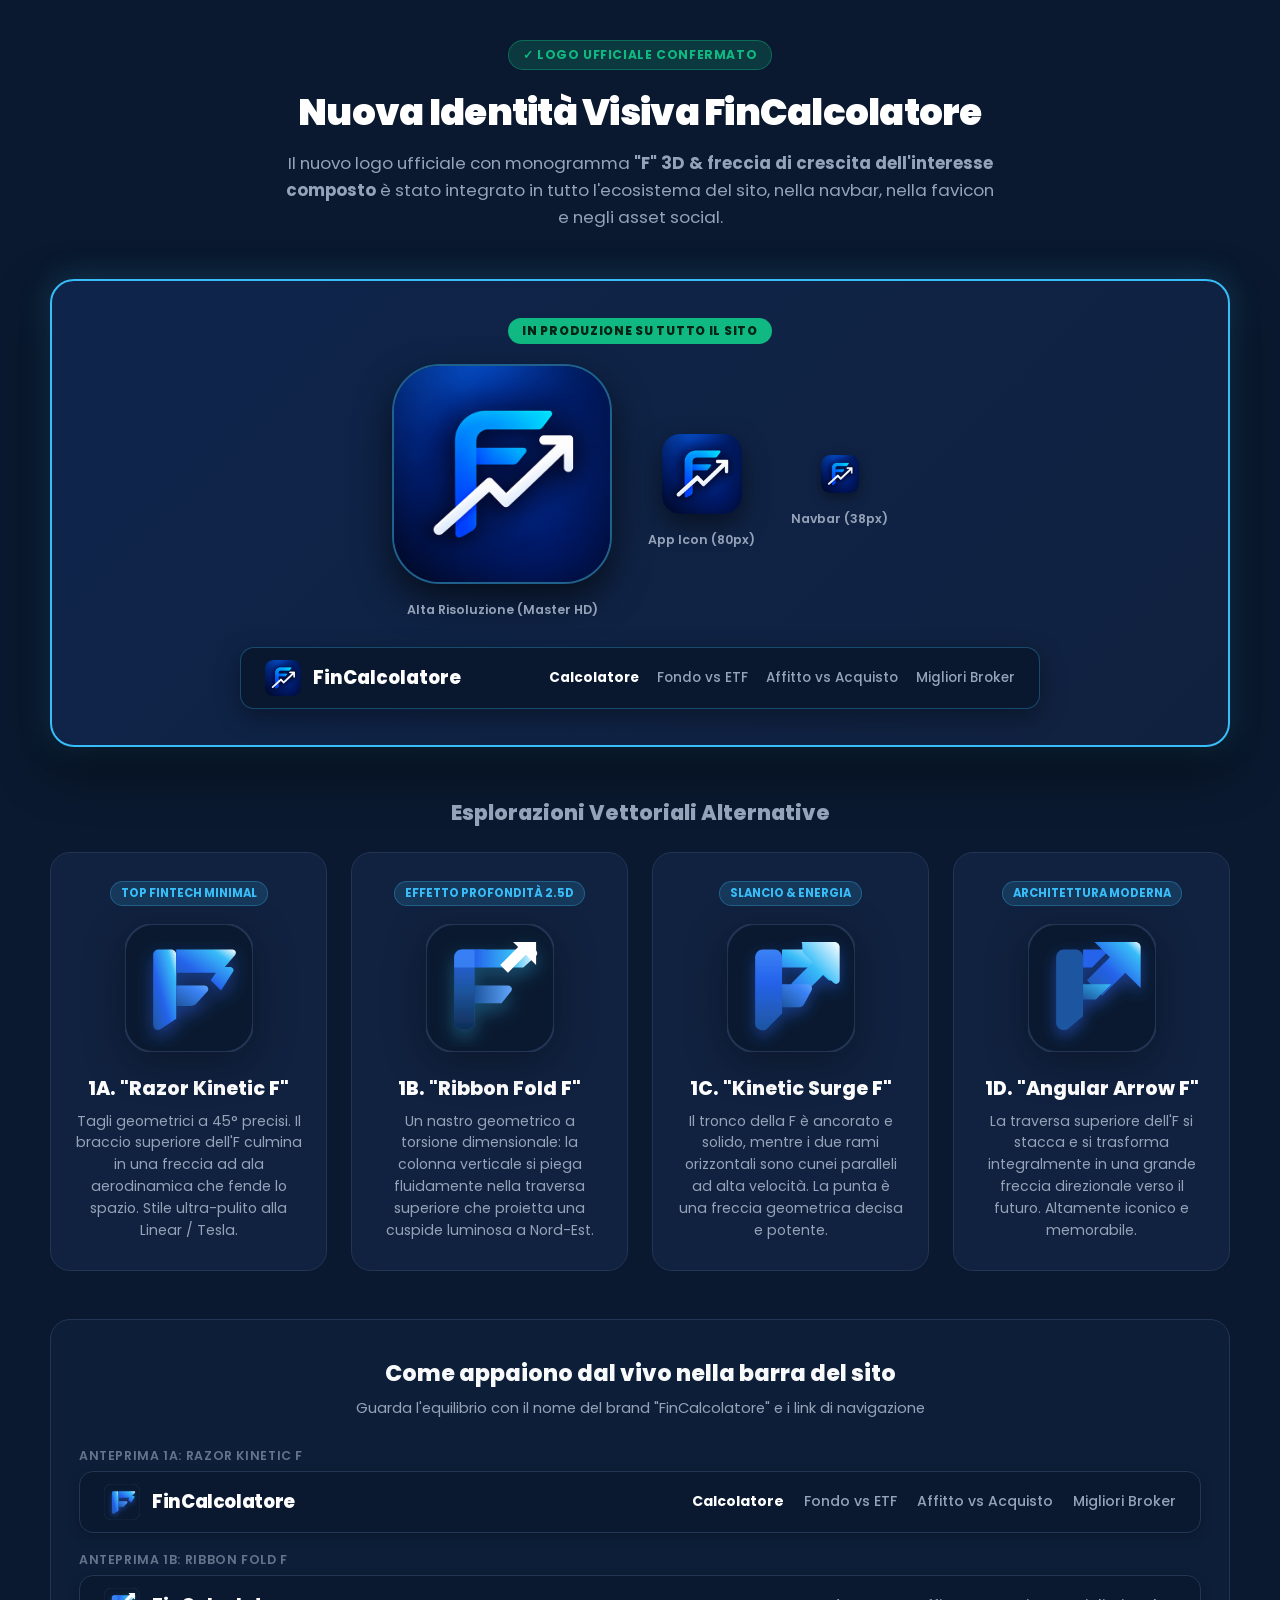
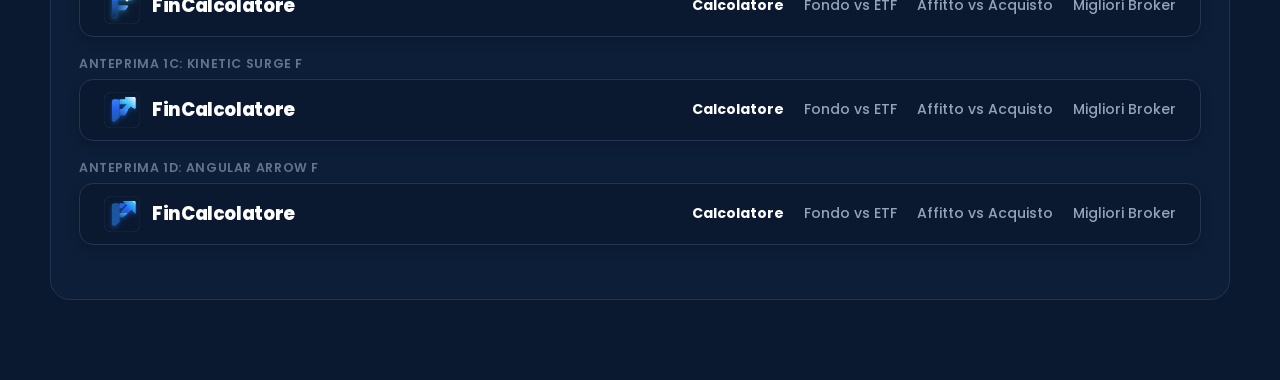
<file: assets/logos/proposte-nuovo-logo.html>
<!DOCTYPE html>
<html lang="it">
<head>
  <meta charset="UTF-8">
  <meta name="viewport" content="width=device-width, initial-scale=1.0">
  <title>Evoluzione Grafica del Logo "F" Esponenziale — FinCalcolatore</title>
  <link rel="preconnect" href="https://fonts.googleapis.com">
  <link rel="preconnect" href="https://fonts.gstatic.com" crossorigin>
  <link href="https://fonts.googleapis.com/css2?family=Poppins:ital,wght@0,400;0,600;0,700;0,800;0,900&display=swap" rel="stylesheet">
  <style>
    * { box-sizing: border-box; margin: 0; padding: 0; }
    body {
      font-family: 'Poppins', sans-serif;
      background: #0A192F;
      color: #F8F9FA;
      padding: 40px 20px 80px;
      min-height: 100vh;
    }
    .container {
      max-width: 1180px;
      margin: 0 auto;
    }
    header {
      text-align: center;
      margin-bottom: 48px;
    }
    .badge-pill {
      display: inline-block;
      font-size: 0.76rem;
      font-weight: 700;
      padding: 5px 14px;
      border-radius: 999px;
      background: rgba(74, 144, 226, 0.16);
      color: #4A90E2;
      border: 1px solid rgba(74, 144, 226, 0.35);
      margin-bottom: 14px;
      letter-spacing: 0.05em;
      text-transform: uppercase;
    }
    h1 {
      font-size: 2.3rem;
      font-weight: 900;
      color: #FFFFFF;
      letter-spacing: -0.02em;
      margin-bottom: 10px;
    }
    p.lead {
      color: #94A3B8;
      font-size: 1.05rem;
      max-width: 720px;
      margin: 0 auto;
      line-height: 1.6;
    }
    .grid {
      display: grid;
      grid-template-columns: repeat(auto-fit, minmax(260px, 1fr));
      gap: 24px;
      margin-bottom: 48px;
    }
    .card {
      background: #112240;
      border: 1.5px solid #233554;
      border-radius: 20px;
      padding: 28px 24px;
      display: flex;
      flex-direction: column;
      align-items: center;
      text-align: center;
      transition: all 0.25s cubic-bezier(0.16, 1, 0.3, 1);
      position: relative;
    }
    .card:hover {
      transform: translateY(-6px);
      border-color: #38BDF8;
      box-shadow: 0 16px 36px rgba(10, 25, 47, 0.6), 0 0 20px rgba(56, 189, 248, 0.2);
    }
    .card-badge {
      font-size: 0.72rem;
      font-weight: 700;
      padding: 3px 10px;
      border-radius: 999px;
      background: rgba(56, 189, 248, 0.15);
      color: #38BDF8;
      border: 1px solid rgba(56, 189, 248, 0.3);
      margin-bottom: 18px;
    }
    .logo-frame {
      width: 128px;
      height: 128px;
      margin-bottom: 22px;
      display: flex;
      align-items: center;
      justify-content: center;
    }
    .logo-frame img {
      width: 100%;
      height: 100%;
      display: block;
      filter: drop-shadow(0 10px 20px rgba(0, 0, 0, 0.35));
    }
    .card h3 {
      font-size: 1.2rem;
      font-weight: 800;
      color: #FFFFFF;
      margin-bottom: 8px;
    }
    .card p {
      font-size: 0.88rem;
      color: #94A3B8;
      line-height: 1.55;
    }
    .preview-section {
      background: #0d1e38;
      border: 1px solid #233554;
      border-radius: 20px;
      padding: 36px 28px;
      margin-top: 40px;
    }
    .preview-section h2 {
      font-size: 1.4rem;
      font-weight: 800;
      margin-bottom: 8px;
      text-align: center;
    }
    .preview-section p.sub {
      text-align: center;
      color: #94A3B8;
      font-size: 0.92rem;
      margin-bottom: 28px;
    }
    .mock-navbar {
      display: flex;
      align-items: center;
      justify-content: space-between;
      background: rgba(10, 25, 47, 0.95);
      border: 1px solid #233554;
      border-radius: 14px;
      padding: 12px 24px;
      margin-bottom: 18px;
      box-shadow: 0 4px 12px rgba(0, 0, 0, 0.2);
    }
    .mock-brand {
      display: flex;
      align-items: center;
      gap: 12px;
      font-weight: 800;
      font-size: 1.15rem;
      color: #FFFFFF;
      letter-spacing: -0.02em;
    }
    .mock-brand img {
      width: 36px;
      height: 36px;
    }
    .mock-links {
      display: flex;
      gap: 20px;
      font-size: 0.88rem;
      color: #94A3B8;
      font-weight: 500;
    }
    .mock-links span.active {
      color: #FFFFFF;
      font-weight: 700;
    }
    .variant-label {
      font-size: 0.78rem;
      color: #64748B;
      font-weight: 600;
      margin-bottom: 6px;
      text-transform: uppercase;
      letter-spacing: 0.05em;
    }
  </style>
</head>
<body>
  <div class="container">
    <header>
      <div class="badge-pill" style="background: rgba(16, 185, 129, 0.2); color: #10B981; border-color: rgba(16, 185, 129, 0.4);">✓ Logo Ufficiale Confermato</div>
      <h1>Nuova Identità Visiva FinCalcolatore</h1>
      <p class="lead">
        Il nuovo logo ufficiale con monogramma <strong>"F" 3D &amp; freccia di crescita dell'interesse composto</strong> è stato integrato in tutto l'ecosistema del sito, nella navbar, nella favicon e negli asset social.
      </p>
    </header>

    <!-- CARD LOGO UFFICIALE SELEZIONATO -->
    <div style="background: linear-gradient(135deg, rgba(37,99,235,0.15) 0%, rgba(17,34,64,0.95) 100%); border: 2px solid #38BDF8; border-radius: 24px; padding: 36px 32px; margin-bottom: 50px; text-align: center; box-shadow: 0 20px 50px rgba(0,0,0,0.5), 0 0 30px rgba(56,189,248,0.25);">
      <div style="display: inline-block; font-size: 0.75rem; font-weight: 800; padding: 4px 14px; border-radius: 999px; background: #10B981; color: #042416; margin-bottom: 20px; letter-spacing: 0.06em;">IN PRODUZIONE SU TUTTO IL SITO</div>
      
      <div style="display: flex; justify-content: center; align-items: center; gap: 36px; flex-wrap: wrap; margin-bottom: 28px;">
        <!-- 240px High Res -->
        <div style="text-align: center;">
          <img src="fincalcolatore.png" alt="Logo Ufficiale" style="width: 220px; height: 220px; border-radius: 48px; box-shadow: 0 16px 36px rgba(0,0,0,0.6); border: 2px solid rgba(56,189,248,0.4);">
          <div style="font-size: 0.78rem; color: #94A3B8; margin-top: 10px; font-weight: 600;">Alta Risoluzione (Master HD)</div>
        </div>

        <!-- 80px App Icon -->
        <div style="text-align: center;">
          <img src="fincalcolatore.svg" alt="App Icon" style="width: 80px; height: 80px; border-radius: 18px; box-shadow: 0 10px 24px rgba(0,0,0,0.5);">
          <div style="font-size: 0.78rem; color: #94A3B8; margin-top: 10px; font-weight: 600;">App Icon (80px)</div>
        </div>

        <!-- 38px Navbar -->
        <div style="text-align: center;">
          <img src="fincalcolatore.svg" alt="Navbar" style="width: 38px; height: 38px; border-radius: 9px; box-shadow: 0 4px 12px rgba(0,0,0,0.4);">
          <div style="font-size: 0.78rem; color: #94A3B8; margin-top: 10px; font-weight: 600;">Navbar (38px)</div>
        </div>
      </div>

      <!-- Live Navbar Demo with New Logo -->
      <div style="max-width: 800px; margin: 0 auto; background: rgba(10, 25, 47, 0.95); border: 1px solid rgba(56,189,248,0.3); border-radius: 14px; padding: 12px 24px; display: flex; align-items: center; justify-content: space-between; box-shadow: 0 8px 24px rgba(0,0,0,0.35);">
        <div style="display: flex; align-items: center; gap: 12px; font-weight: 800; font-size: 1.15rem; color: #FFFFFF;">
          <img src="fincalcolatore.svg" alt="Logo" style="width: 36px; height: 36px; border-radius: 8px;">
          <span>FinCalcolatore</span>
        </div>
        <div style="display: flex; gap: 18px; font-size: 0.85rem; color: #94A3B8; font-weight: 500;">
          <span style="color: #FFFFFF; font-weight: 700;">Calcolatore</span>
          <span>Fondo vs ETF</span>
          <span>Affitto vs Acquisto</span>
          <span>Migliori Broker</span>
        </div>
      </div>
    </div>

    <h2 style="font-size: 1.3rem; font-weight: 800; color: #94A3B8; text-align: center; margin-bottom: 24px;">Esplorazioni Vettoriali Alternative</h2>
    <div class="grid">
      
      <!-- Evoluzione 1A: Razor Kinetic -->
      <div class="card">
        <div class="card-badge">TOP FINTECH MINIMAL</div>
        <div class="logo-frame">
          <img src="logo_f_razor.svg" alt="Evolution 1A">
        </div>
        <h3>1A. "Razor Kinetic F"</h3>
        <p>
          Tagli geometrici a 45° precisi. Il braccio superiore dell'F culmina in una freccia ad ala aerodinamica che fende lo spazio. Stile ultra-pulito alla Linear / Tesla.
        </p>
      </div>

      <!-- Evoluzione 1B: Ribbon Fold -->
      <div class="card">
        <div class="card-badge">EFFETTO PROFONDITÀ 2.5D</div>
        <div class="logo-frame">
          <img src="logo_f_ribbon.svg" alt="Evolution 1B">
        </div>
        <h3>1B. "Ribbon Fold F"</h3>
        <p>
          Un nastro geometrico a torsione dimensionale: la colonna verticale si piega fluidamente nella traversa superiore che proietta una cuspide luminosa a Nord-Est.
        </p>
      </div>

      <!-- Evoluzione 1C: Kinetic Surge -->
      <div class="card">
        <div class="card-badge">SLANCIO &amp; ENERGIA</div>
        <div class="logo-frame">
          <img src="logo_f_surge.svg" alt="Evolution 1C">
        </div>
        <h3>1C. "Kinetic Surge F"</h3>
        <p>
          Il tronco della F è ancorato e solido, mentre i due rami orizzontali sono cunei paralleli ad alta velocità. La punta è una freccia geometrica decisa e potente.
        </p>
      </div>

      <!-- Evoluzione 1D: Angular Arrow -->
      <div class="card">
        <div class="card-badge">ARCHITETTURA MODERNA</div>
        <div class="logo-frame">
          <img src="logo_f_angular_arrow.svg" alt="Evolution 1D">
        </div>
        <h3>1D. "Angular Arrow F"</h3>
        <p>
          La traversa superiore dell'F si stacca e si trasforma integralmente in una grande freccia direzionale verso il futuro. Altamente iconico e memorabile.
        </p>
      </div>

    </div>

    <!-- ANTEPRIMA NELLA NAVBAR REALE -->
    <div class="preview-section">
      <h2>Come appaiono dal vivo nella barra del sito</h2>
      <p class="sub">Guarda l'equilibrio con il nome del brand "FinCalcolatore" e i link di navigazione</p>

      <div class="variant-label">Anteprima 1A: Razor Kinetic F</div>
      <div class="mock-navbar">
        <div class="mock-brand">
          <img src="logo_f_razor.svg" alt="Razor F">
          <span>FinCalcolatore</span>
        </div>
        <div class="mock-links">
          <span class="active">Calcolatore</span>
          <span>Fondo vs ETF</span>
          <span>Affitto vs Acquisto</span>
          <span>Migliori Broker</span>
        </div>
      </div>

      <div class="variant-label">Anteprima 1B: Ribbon Fold F</div>
      <div class="mock-navbar">
        <div class="mock-brand">
          <img src="logo_f_ribbon.svg" alt="Ribbon F">
          <span>FinCalcolatore</span>
        </div>
        <div class="mock-links">
          <span class="active">Calcolatore</span>
          <span>Fondo vs ETF</span>
          <span>Affitto vs Acquisto</span>
          <span>Migliori Broker</span>
        </div>
      </div>

      <div class="variant-label">Anteprima 1C: Kinetic Surge F</div>
      <div class="mock-navbar">
        <div class="mock-brand">
          <img src="logo_f_surge.svg" alt="Kinetic Surge F">
          <span>FinCalcolatore</span>
        </div>
        <div class="mock-links">
          <span class="active">Calcolatore</span>
          <span>Fondo vs ETF</span>
          <span>Affitto vs Acquisto</span>
          <span>Migliori Broker</span>
        </div>
      </div>

      <div class="variant-label">Anteprima 1D: Angular Arrow F</div>
      <div class="mock-navbar">
        <div class="mock-brand">
          <img src="logo_f_angular_arrow.svg" alt="Angular Arrow F">
          <span>FinCalcolatore</span>
        </div>
        <div class="mock-links">
          <span class="active">Calcolatore</span>
          <span>Fondo vs ETF</span>
          <span>Affitto vs Acquisto</span>
          <span>Migliori Broker</span>
        </div>
      </div>

    </div>
  </div>
</body>
</html>
</file>
<file: style.css>
/* ==========================================================================
   FINCALCOLATORE PRO - STRIPE CLEAN FINTECH DESIGN SYSTEM
   Ispirato all'estetica ultra-pulita di Stripe, Tines e Alike Health
   Zero Look "AI-Made" - Tipografia ad alto contrasto, bordi 1px e micro-dettagli
   ========================================================================== */

:root {
  /* Palette Colori con i codici richiesti: #0A192F (Navy), #1E56A0 (Blue), #F8F9FA (Off-White) */
  --bg-page: #ffffff;
  --bg-surface: #ffffff;
  --bg-subtle: #F8F9FA;
  --bg-hover: #e9ecef;
  
  --border-light: #e2e8f0;
  --border-medium: #cbd5e1;
  --border-focus: #1E56A0;

  /* Colori Testo: #0A192F per titoli e testi istituzionali */
  --text-heading: #0A192F;
  --text-body: #334e68;
  --text-muted: #627d98;
  --text-subtle: #829ab1;

  /* Accenti di Brand: Blue Trust Palette */
  --accent-primary: #1E56A0;            /* Trust Blue */
  --accent-primary-hover: #16437E;      /* Deep Trust Blue */
  --accent-primary-light: #EAF2FA;      /* Soft Ice Blue */
  --accent-navy: #0A192F;               /* Midnight Institutional Navy */
  --accent-light: #F8F9FA;              /* Crisp Off-White */
  
  --accent-emerald: #1E56A0;            /* Sostituito verde con Trust Blue */
  --accent-emerald-light: #EAF2FA;
  --accent-emerald-border: #BCD5EF;
  --accent-amber: #d97706;
  --accent-amber-light: #fffbeb;

  /* Serie Grafico & Progress Bar ad Alto Contrasto */
  --color-principal: #64748B;          /* Slate Grey: Capitale Versato neutro ad alto contrasto */
  --color-interest: #1E56A0;           /* Trust Blue: Interessi Composti esponenziali e vividi */

  /* Componenti specifici */
  --navbar-bg: rgba(255, 255, 255, 0.94);
  --segmented-bg: #e9ecef;
  --segmented-active-bg: #ffffff;
  --segmented-active-text: #0A192F;
  --input-bg: #ffffff;
  --slider-thumb-bg: #ffffff;
  --btn-partner-bg: #0A192F;
  --btn-partner-text: #ffffff;
  --btn-partner-hover-bg: #1E56A0;
  --btn-copy-bg: #ffffff;
  --btn-copy-border: #cbd5e1;
  --btn-outline-bg: #ffffff;
  --rating-badge-bg: #0A192F;
  --rating-badge-text: #ffffff;
  --spec-box-bg: #F8F9FA;

  /* Ombre naturali e raffinate */
  --shadow-subtle: 0 1px 3px rgba(10, 25, 47, 0.05), 0 1px 2px rgba(10, 25, 47, 0.03);
  --shadow-card: 0 4px 6px -1px rgba(10, 25, 47, 0.05), 0 2px 4px -2px rgba(10, 25, 47, 0.03);
  --shadow-hover: 0 12px 24px -4px rgba(10, 25, 47, 0.09), 0 4px 6px -2px rgba(10, 25, 47, 0.04);
  --shadow-tooltip: 0 10px 25px -5px rgba(10, 25, 47, 0.15), 0 8px 10px -6px rgba(10, 25, 47, 0.1);

  /* Raggi di curvatura geometrici */
  --radius-sm: 6px;
  --radius-md: 10px;
  --radius-lg: 16px;
  --radius-pill: 9999px;

  /* Tipografia: Poppins */
  --font-sans: 'Poppins', -apple-system, BlinkMacSystemFont, "Segoe UI", Roboto, "Helvetica Neue", Arial, sans-serif;
  --transition: all 0.2s cubic-bezier(0.16, 1, 0.3, 1);
}

/* Modalità Scura Automatica basata sul Deep Navy #0A192F */
@media (prefers-color-scheme: dark) {
  :root {
    --bg-page: #0A192F;
    --bg-surface: #112240;
    --bg-subtle: #192e54;
    --bg-hover: #233d6b;

    --border-light: #233554;
    --border-medium: #3b5075;
    --border-focus: #4A90E2;

    --text-heading: #F8F9FA;
    --text-body: #ccd6f6;
    --text-muted: #8892b0;
    --text-subtle: #61708f;

    --accent-primary: #4A90E2;
    --accent-primary-hover: #357ABD;
    --accent-primary-light: rgba(74, 144, 226, 0.16);
    --accent-emerald: #4A90E2;
    --accent-emerald-light: rgba(74, 144, 226, 0.14);
    --accent-emerald-border: rgba(74, 144, 226, 0.35);
    --accent-amber: #fbbf24;
    --accent-amber-light: rgba(245, 158, 11, 0.15);

    --color-principal: #94A3B8;        /* Slate-400 chiaro ad alta leggibilità su sfondi scuri */
    --color-interest: #4A90E2;         /* Electric Sky Blue luminoso per dark mode */

    --navbar-bg: rgba(10, 25, 47, 0.94);
    --segmented-bg: #192e54;
    --segmented-active-bg: #112240;
    --segmented-active-text: #F8F9FA;
    --input-bg: #0d1e38;
    --slider-thumb-bg: #F8F9FA;
    --btn-partner-bg: #1E56A0;
    --btn-partner-text: #ffffff;
    --btn-partner-hover-bg: #16437E;
    --btn-copy-bg: #192e54;
    --btn-copy-border: #233554;
    --btn-outline-bg: #192e54;
    --rating-badge-bg: #192e54;
    --rating-badge-text: #F8F9FA;
    --spec-box-bg: #0d1e38;
    --brand-icon-bg: #1E56A0;
    --brand-icon-color: #ffffff;

    --shadow-subtle: 0 1px 3px rgba(0, 0, 0, 0.4), 0 1px 2px rgba(0, 0, 0, 0.3);
    --shadow-card: 0 4px 6px -1px rgba(0, 0, 0, 0.4), 0 2px 4px -2px rgba(0, 0, 0, 0.3);
    --shadow-hover: 0 12px 24px -4px rgba(0, 0, 0, 0.5), 0 4px 6px -2px rgba(0, 0, 0, 0.4);
    --shadow-tooltip: 0 10px 25px -5px rgba(0, 0, 0, 0.6), 0 8px 10px -6px rgba(0, 0, 0, 0.5);
  }

  .brand-logo,
  .brand-logo:visited,
  .brand-logo:hover {
    color: #F8F9FA;
  }

  .brand-logo-img {
    box-shadow: 0 2px 8px rgba(30, 86, 160, 0.45);
    border: 1px solid rgba(74, 144, 226, 0.3);
  }

  .brand-icon-wrapper {
    background: #1E56A0 !important;
    color: #ffffff !important;
    box-shadow: 0 2px 8px rgba(30, 86, 160, 0.45);
  }

  .brand-title {
    color: #F8F9FA !important;
  }

  /* Hamburger & Mobile Menu in Modalità Scura */
  .hamburger-btn {
    background: #112240 !important;
    border-color: #233554 !important;
  }

  .hamburger-btn:hover {
    background: #192e54 !important;
    border-color: #4A90E2 !important;
  }

  .hamburger-line {
    background-color: #F8F9FA !important;
  }

  .mobile-menu {
    background: #112240 !important;
    border: 1px solid #233554 !important;
    box-shadow: 0 20px 45px -5px rgba(0, 0, 0, 0.7), 0 8px 16px -4px rgba(0, 0, 0, 0.5) !important;
  }

  .mobile-menu-section-title {
    color: #8892b0 !important;
  }

  .mobile-nav-link {
    color: #F8F9FA !important;
  }

  .mobile-nav-link:hover,
  .mobile-nav-link:active {
    background: #192e54 !important;
    color: #4A90E2 !important;
  }

  .mobile-menu-divider {
    background: #233554 !important;
  }

  .mobile-menu-backdrop {
    background: rgba(0, 0, 0, 0.65) !important;
  }
}

/* Reset base & Prevenzione Rigorosa Overflow Orizzontale */
html {
  box-sizing: border-box;
  width: 100%;
  max-width: 100%;
  overflow-x: clip;
  -webkit-text-size-adjust: 100%;
}

*, *::before, *::after {
  box-sizing: inherit;
  margin: 0;
  padding: 0;
}

body {
  width: 100%;
  max-width: 100%;
  overflow-x: clip;
  position: relative;
  font-family: var(--font-sans);
  background-color: var(--bg-page);
  color: var(--text-body);
  line-height: 1.55;
  min-height: 100vh;
  -webkit-font-smoothing: antialiased;
  -moz-osx-font-smoothing: grayscale;
}

img, svg, video {
  max-width: 100%;
  height: auto;
}

canvas {
  max-width: 100% !important;
  box-sizing: border-box;
}

/* Numeri tabulari per evitare salti visivi nei calcoli */
.tabular-nums, .kpi-value, .text-input, .amort-table td {
  font-variant-numeric: tabular-nums;
}

/* Liste editoriali standard e rientro elenchi puntati */
ul:not([class]),
ol:not([class]) {
  padding-left: 26px;
  margin: 14px 0 18px 0;
  list-style-position: outside;
}

ul:not([class]) li,
ol:not([class]) li {
  margin-bottom: 10px;
  line-height: 1.68;
}

ul:not([class]) li:last-child,
ol:not([class]) li:last-child {
  margin-bottom: 0;
}

ul:not([class]) li::marker {
  color: var(--accent-primary);
  font-size: 1.05em;
}

ol:not([class]) li::marker {
  color: var(--accent-primary);
  font-weight: 700;
}

/* Layout Container */
.container {
  width: 100%;
  max-width: 1200px;
  margin: 0 auto;
  padding: 0 24px;
}

/* Navbar: Stile Stripe minimal */
.navbar {
  position: sticky;
  top: 0;
  z-index: 10000;
  background: var(--navbar-bg);
  backdrop-filter: blur(12px);
  -webkit-backdrop-filter: blur(12px);
  border-bottom: 1px solid var(--border-light);
  padding: 14px 0;
}

.nav-content {
  display: flex;
  align-items: center;
  justify-content: space-between;
}

.brand-logo,
.brand-logo:visited,
.brand-logo:hover,
.brand-logo:focus,
.brand-logo:active {
  display: flex;
  align-items: center;
  gap: 10px;
  text-decoration: none;
  color: var(--text-heading);
}

.brand-logo-img {
  width: 32px;
  height: 32px;
  border-radius: var(--radius-sm);
  display: block;
  flex-shrink: 0;
  box-shadow: 0 1px 3px rgba(10, 25, 47, 0.15);
}

.brand-icon-wrapper {
  width: 32px;
  height: 32px;
  border-radius: var(--radius-sm);
  background: var(--brand-icon-bg, #0A192F);
  color: #ffffff;
  display: flex;
  align-items: center;
  justify-content: center;
  flex-shrink: 0;
  box-shadow: 0 1px 3px rgba(10, 25, 47, 0.12);
}

.brand-title {
  font-size: 1.05rem;
  font-weight: 700;
  letter-spacing: -0.02em;
  color: var(--text-heading);
}

.brand-live-badge {
  display: inline-flex;
  align-items: center;
  gap: 6px;
  font-size: 0.72rem;
  font-weight: 600;
  color: var(--accent-emerald);
  background: var(--accent-emerald-light);
  border: 1px solid var(--accent-emerald-border);
  padding: 2px 10px;
  border-radius: var(--radius-pill);
}

.live-dot {
  width: 6px;
  height: 6px;
  border-radius: 50%;
  background: var(--accent-emerald);
  box-shadow: 0 0 0 2px rgba(5, 150, 105, 0.2);
}

.nav-links {
  display: flex;
  align-items: center;
  gap: 24px;
}

.nav-link {
  color: var(--text-muted);
  text-decoration: none;
  font-size: 0.88rem;
  font-weight: 500;
  transition: var(--transition);
  padding: 4px 0;
  position: relative;
}

.nav-link:hover {
  color: var(--text-heading);
}

.nav-link.active {
  color: #ffffff !important;
  font-weight: 700 !important;
}

@media (prefers-color-scheme: light) {
  :root:not([data-theme="dark"]) .nav-link.active {
    color: #0A192F !important;
    font-weight: 700 !important;
  }
}

/* ==========================================================================
   HAMBURGER & MOBILE NAVIGATION MENU BASE
   ========================================================================== */
.hamburger-btn {
  display: none;
  flex-direction: column;
  justify-content: center;
  align-items: center;
  gap: 5px;
  width: 40px;
  height: 40px;
  padding: 8px;
  background: var(--bg-surface);
  border: 1px solid var(--border-medium);
  border-radius: var(--radius-md);
  cursor: pointer;
  transition: var(--transition);
  position: relative;
  z-index: 10002;
  box-shadow: var(--shadow-sm);
  -webkit-tap-highlight-color: transparent;
}

.hamburger-btn:hover {
  background: var(--bg-subtle);
  border-color: var(--accent-primary);
}

.hamburger-line {
  display: block;
  width: 20px;
  height: 2px;
  background-color: var(--text-heading);
  border-radius: 2px;
  transition: all 0.25s cubic-bezier(0.16, 1, 0.3, 1);
  pointer-events: none;
}

/* Animazione Hamburger a 'X' quando attivo */
.hamburger-btn.active .hamburger-line:nth-child(1) {
  transform: translateY(7px) rotate(45deg);
}
.hamburger-btn.active .hamburger-line:nth-child(2) {
  opacity: 0;
  transform: scaleX(0);
}
.hamburger-btn.active .hamburger-line:nth-child(3) {
  transform: translateY(-7px) rotate(-45deg);
}

.mobile-menu {
  display: none;
}

.mobile-menu-backdrop {
  display: none;
}

/* Hero Section: Tipografia Editoriale e Pulita */
.hero {
  padding: 56px 0 36px 0;
  text-align: center;
}

.hero-pill {
  display: inline-flex;
  align-items: center;
  gap: 8px;
  background: var(--bg-surface);
  border: 1px solid var(--border-light);
  box-shadow: var(--shadow-subtle);
  padding: 5px 14px;
  border-radius: var(--radius-pill);
  font-size: 0.82rem;
  font-weight: 600;
  color: var(--text-heading);
  margin-bottom: 20px;
}

.hero-pill-tag {
  color: var(--accent-primary);
  font-weight: 700;
}

.hero-title {
  font-size: clamp(2.2rem, 4vw, 3.4rem);
  font-weight: 800;
  letter-spacing: -0.035em;
  color: var(--text-heading);
  line-height: 1.15;
  margin-bottom: 14px;
}

.hero-subtitle {
  font-size: 1.1rem;
  color: var(--text-body);
  max-width: 640px;
  margin: 0 auto 28px auto;
  line-height: 1.5;
}

/* Tabs: Segmented Control in stile Apple/Stripe */
.segmented-control {
  display: inline-flex;
  background: var(--segmented-bg);
  border: 1px solid var(--border-light);
  padding: 4px;
  border-radius: var(--radius-pill);
  gap: 4px;
  margin-bottom: 36px;
}

.segmented-btn {
  background: transparent;
  color: var(--text-muted);
  border: none;
  padding: 8px 20px;
  border-radius: var(--radius-pill);
  font-size: 0.88rem;
  font-weight: 600;
  cursor: pointer;
  transition: var(--transition);
  display: flex;
  align-items: center;
  gap: 8px;
}

.segmented-btn:hover {
  color: var(--text-heading);
}

.segmented-btn.active {
  background: var(--segmented-active-bg);
  color: var(--segmented-active-text);
  box-shadow: var(--shadow-subtle);
}

/* Dashboard Grid: Split View */
.dashboard-grid {
  display: grid;
  grid-template-columns: 1fr 1.35fr;
  gap: 28px;
  align-items: stretch;
  margin-bottom: 56px;
}

.dashboard-grid > .card {
  height: 100%;
  display: flex;
  flex-direction: column;
}

.pac-inputs-wrap {
  display: flex;
  flex-direction: column;
  justify-content: flex-start;
  flex-grow: 1;
  gap: 18px;
}

.pac-inputs-wrap .form-group {
  margin-bottom: 0;
}

#sectionFire .fire-inputs-wrap {
  display: flex;
  flex-direction: column;
  justify-content: flex-start;
  flex-grow: 1;
  gap: 20px;
}

@media (max-width: 960px) {
  .dashboard-grid {
    grid-template-columns: 1fr;
  }
}

/* Card, Calculator-card e Chart-card con protezione overflow */
.card,
.calculator-card,
.chart-card {
  background: var(--bg-surface);
  border: 1px solid var(--border-light);
  border-radius: var(--radius-lg);
  padding: 28px;
  box-shadow: var(--shadow-card);
  max-width: 100%;
  box-sizing: border-box;
}

.card-header {
  margin-bottom: 24px;
  padding-bottom: 16px;
  border-bottom: 1px solid var(--border-light);
}

.card-title-row {
  display: flex;
  align-items: center;
  justify-content: space-between;
}

.card-title {
  font-size: 1.15rem;
  font-weight: 700;
  letter-spacing: -0.015em;
  color: var(--text-heading);
  display: flex;
  align-items: center;
  gap: 8px;
}

.card-desc {
  font-size: 0.84rem;
  color: var(--text-muted);
  margin-top: 4px;
}

/* Controlli Input */
.form-group {
  margin-bottom: 22px;
}

.label-row {
  display: flex;
  justify-content: space-between;
  align-items: center;
  margin-bottom: 8px;
}

.input-label {
  font-size: 0.86rem;
  font-weight: 600;
  color: var(--text-heading);
}

.input-val-tag {
  font-size: 0.88rem;
  font-weight: 700;
  color: var(--accent-primary);
  background: var(--accent-primary-light);
  padding: 2px 8px;
  border-radius: var(--radius-sm);
}

.input-field-wrapper {
  position: relative;
  display: flex;
  align-items: center;
}

.input-prefix, .input-suffix {
  position: absolute;
  color: var(--text-muted);
  font-size: 0.9rem;
  font-weight: 600;
  pointer-events: none;
}

.input-prefix { left: 14px; }
.input-suffix { right: 14px; }

.text-input {
  width: 100%;
  background: var(--input-bg);
  border: 1px solid var(--border-light);
  border-radius: var(--radius-md);
  color: var(--text-heading);
  font-size: 0.98rem;
  font-weight: 600;
  padding: 10px 14px;
  transition: var(--transition);
}

.text-input.has-prefix { padding-left: 32px; }
.text-input.has-suffix { padding-right: 32px; }

.text-input:focus {
  outline: none;
  border-color: var(--border-focus);
  box-shadow: 0 0 0 3px rgba(30, 86, 160, 0.18);
}

/* Range Sliders Moderni & Cross-Browser */
.range-slider {
  width: 100%;
  height: 6px;
  -webkit-appearance: none;
  appearance: none;
  background: var(--border-light);
  border-radius: var(--radius-pill);
  outline: none;
  margin-top: 10px;
  cursor: pointer;
  transition: background 0.2s ease;
}

.range-slider:focus-visible {
  outline: 2px solid var(--accent-primary);
  outline-offset: 3px;
}

.range-slider::-webkit-slider-thumb {
  -webkit-appearance: none;
  appearance: none;
  width: 19px;
  height: 19px;
  border-radius: 50%;
  background: var(--slider-thumb-bg);
  border: 2.5px solid var(--accent-primary);
  box-shadow: 0 1px 4px rgba(0, 0, 0, 0.18), 0 0 0 0 rgba(14, 165, 233, 0);
  cursor: pointer;
  transition: transform 0.15s cubic-bezier(0.4, 0, 0.2, 1), border-color 0.15s ease, box-shadow 0.15s ease;
}

.range-slider::-webkit-slider-thumb:hover {
  transform: scale(1.18);
  border-color: var(--accent-primary-hover);
  box-shadow: 0 2px 8px rgba(0, 0, 0, 0.2), 0 0 0 4px rgba(14, 165, 233, 0.18);
}

.range-slider::-webkit-slider-thumb:active {
  transform: scale(1.22);
  box-shadow: 0 2px 10px rgba(0, 0, 0, 0.28), 0 0 0 6px rgba(14, 165, 233, 0.28);
}

.range-slider::-moz-range-thumb {
  width: 19px;
  height: 19px;
  border-radius: 50%;
  background: var(--slider-thumb-bg);
  border: 2.5px solid var(--accent-primary);
  box-shadow: 0 1px 4px rgba(0, 0, 0, 0.18);
  cursor: pointer;
  transition: transform 0.15s cubic-bezier(0.4, 0, 0.2, 1), border-color 0.15s ease, box-shadow 0.15s ease;
}

.range-slider::-moz-range-thumb:hover {
  transform: scale(1.18);
  border-color: var(--accent-primary-hover);
  box-shadow: 0 2px 8px rgba(0, 0, 0, 0.2), 0 0 0 4px rgba(14, 165, 233, 0.18);
}

.range-slider::-moz-range-track {
  height: 6px;
  background: var(--border-light);
  border-radius: var(--radius-pill);
}

/* Preset Chips */
.presets-group {
  display: flex;
  gap: 8px;
  margin-top: 24px;
  padding-top: 20px;
  border-top: 1px solid var(--border-light);
  flex-wrap: wrap;
}

.preset-chip {
  background: var(--bg-surface);
  border: 1px solid var(--border-light);
  color: var(--text-body);
  font-size: 0.8rem;
  font-weight: 600;
  padding: 5px 12px;
  border-radius: var(--radius-pill);
  cursor: pointer;
  transition: var(--transition);
}

.preset-chip:hover {
  border-color: var(--accent-primary);
  color: var(--accent-primary);
  background: var(--accent-primary-light);
}

/* KPI Summary Cards */
.kpi-cards-grid {
  display: grid;
  grid-template-columns: repeat(3, 1fr);
  gap: 16px;
  margin-bottom: 24px;
}

@media (max-width: 640px) {
  .kpi-cards-grid {
    grid-template-columns: 1fr;
  }
}

.kpi-stat-card {
  background: var(--bg-subtle);
  border: 1px solid var(--border-light);
  border-radius: var(--radius-md);
  padding: 16px;
  transition: var(--transition);
}

.kpi-stat-card.featured {
  background: var(--accent-emerald-light);
  border-color: var(--accent-emerald-border);
}

.kpi-stat-label {
  font-size: 0.76rem;
  text-transform: uppercase;
  letter-spacing: 0.04em;
  font-weight: 700;
  color: var(--text-muted);
  margin-bottom: 4px;
}

.kpi-stat-val {
  font-size: 1.45rem;
  font-weight: 800;
  letter-spacing: -0.025em;
  color: var(--text-heading);
}

.kpi-stat-val.emerald { color: var(--accent-emerald); }
.kpi-stat-val.indigo { color: var(--accent-primary); }

.kpi-stat-sub {
  font-size: 0.74rem;
  color: var(--text-muted);
  margin-top: 3px;
}

/* Visual Breakdown Bar */
.progress-breakdown {
  margin-bottom: 24px;
}

.progress-track {
  display: flex;
  height: 8px;
  border-radius: var(--radius-pill);
  overflow: hidden;
  background: var(--border-light);
  margin-bottom: 10px;
}

.progress-fill {
  height: 100%;
  transition: width 0.3s ease;
}

#barPrincipal,
.dot-principal {
  background: var(--color-principal);
}

#barInterest,
.dot-interest {
  background: var(--color-interest);
}

.progress-legend {
  display: flex;
  justify-content: space-between;
  font-size: 0.82rem;
  color: var(--text-muted);
}

.legend-marker {
  display: inline-flex;
  align-items: center;
  gap: 6px;
}

.dot-indicator {
  width: 8px;
  height: 8px;
  border-radius: 50%;
}

/* Chart Canvas Wrapper & Floating Tooltip */
.chart-card-area {
  position: relative;
  width: 100%;
  height: 270px;
  margin-bottom: 16px;
  background: var(--bg-surface);
  border-radius: var(--radius-md);
  border: 1px solid var(--border-light);
  padding: 12px;
}

#wealthChart {
  width: 100% !important;
  height: 100% !important;
  display: block;
}

/* Chart Card Headers, Legends & Canvas Containers */
.chart-card-header {
  display: flex;
  justify-content: space-between;
  align-items: center;
  margin-bottom: 16px;
  flex-wrap: wrap;
  gap: 12px;
}

.chart-card-title {
  font-size: 1.05rem;
  font-weight: 700;
  color: var(--text-heading);
  margin: 0;
  letter-spacing: -0.01em;
}

.chart-legend-wrap {
  display: flex;
  flex-wrap: wrap;
  align-items: center;
  gap: 12px;
  font-size: 0.82rem;
  font-weight: 600;
}

.chart-legend-item {
  display: inline-flex;
  align-items: center;
  gap: 6px;
  white-space: nowrap;
}

.chart-legend-dot {
  width: 10px;
  height: 10px;
  border-radius: 50%;
  flex-shrink: 0;
}

.chart-canvas-container {
  width: 100%;
  height: 320px;
  position: relative;
}

.chart-canvas-container canvas {
  width: 100% !important;
  height: 100% !important;
  display: block;
}

/* Floating Tooltip */
.chart-tooltip {
  position: absolute;
  pointer-events: none;
  background: var(--bg-surface);
  border: 1px solid var(--border-medium);
  box-shadow: var(--shadow-tooltip);
  padding: 8px 12px;
  border-radius: var(--radius-md);
  font-size: 0.8rem;
  line-height: 1.4;
  display: none;
  z-index: 50;
  transform: translate(-50%, -120%);
}

.chart-tooltip-title {
  font-weight: 700;
  color: var(--text-heading);
  margin-bottom: 4px;
  border-bottom: 1px solid var(--border-light);
  padding-bottom: 2px;
}

.chart-tooltip-row {
  display: flex;
  justify-content: space-between;
  gap: 12px;
  color: var(--text-body);
}

/* Footer Toolbar azioni */
.dashboard-actions-row {
  display: flex;
  justify-content: space-between;
  align-items: center;
  margin-top: auto;
  padding-top: 16px;
  border-top: 1px solid var(--border-light);
}

.real-purchasing-note {
  font-size: 0.82rem;
  color: var(--text-muted);
}

.btn-group {
  display: flex;
  gap: 8px;
}

.btn-outline {
  background: var(--btn-outline-bg);
  color: var(--text-heading);
  border: 1px solid var(--border-light);
  padding: 6px 14px;
  border-radius: var(--radius-md);
  font-size: 0.82rem;
  font-weight: 600;
  cursor: pointer;
  transition: var(--transition);
  display: inline-flex;
  align-items: center;
  gap: 6px;
}

.btn-outline:hover {
  border-color: var(--border-medium);
  background: var(--bg-hover);
}

.btn-share {
  background: var(--bg-surface);
  color: var(--accent-primary);
  border-color: rgba(30, 86, 160, 0.35);
}

.btn-share:hover {
  background: rgba(30, 86, 160, 0.08);
  border-color: var(--accent-primary);
  color: var(--accent-primary-hover);
}

.btn-share.copied,
.btn-share.copied:hover {
  background: #059669 !important;
  color: #ffffff !important;
  border-color: #059669 !important;
  box-shadow: 0 0 12px rgba(5, 150, 105, 0.35);
}

/* ==========================================================================
   PARTNER STRIPE CONNECT CARDS (Satispay, HYPE, Broker)
   Bordi 1px, badge puliti e tasto "Copia Codice" interattivo
   ========================================================================== */

.partners-section {
  margin: 64px 0 48px 0;
}

.section-title-wrap {
  text-align: center;
  margin-bottom: 36px;
}

.section-overline {
  font-size: 0.78rem;
  font-weight: 700;
  text-transform: uppercase;
  letter-spacing: 0.06em;
  color: var(--accent-primary);
  margin-bottom: 8px;
}

.section-main-heading {
  font-size: 1.85rem;
  font-weight: 800;
  letter-spacing: -0.025em;
  color: var(--text-heading);
  margin-bottom: 8px;
}

.section-subtext {
  font-size: 0.98rem;
  color: var(--text-body);
  max-width: 800px;
  margin: 0 auto;
}

.partners-grid {
  display: grid;
  grid-template-columns: repeat(2, 1fr);
  gap: 24px;
}

@media (max-width: 900px) {
  .partners-grid {
    grid-template-columns: 1fr;
  }
}

.partner-card {
  background: var(--bg-surface);
  border: 1px solid var(--border-light);
  border-radius: 12px;
  padding: 24px;
  display: flex;
  flex-direction: column;
  box-shadow: var(--shadow-card);
  transition: var(--transition);
  position: relative;
}

.partner-card:hover {
  border-color: var(--border-medium);
  box-shadow: var(--shadow-hover);
  transform: translateY(-2px);
}

/* Header JustETF con Logo Quadrato e Rating */
.partner-topline-header {
  display: flex;
  justify-content: space-between;
  align-items: center;
  gap: 12px;
  min-height: 62px;
  margin-bottom: 16px;
  padding-bottom: 16px;
  border-bottom: 1px solid var(--border-light);
}

.partner-brand-group {
  display: flex;
  align-items: center;
  gap: 12px;
  min-width: 0;
}

/* Logo strettamente quadrato */
.partner-logo-square {
  width: 48px;
  height: 48px;
  min-width: 48px;
  max-width: 48px;
  aspect-ratio: 1 / 1;
  border-radius: 10px;
  overflow: hidden;
  background: #ffffff;
  border: 1px solid var(--border-light);
  display: flex;
  align-items: center;
  justify-content: center;
  box-shadow: var(--shadow-subtle);
  flex-shrink: 0;
}

.partner-logo-img {
  width: 100%;
  height: 100%;
  object-fit: contain;
  display: block;
}

.partner-title-group {
  display: flex;
  flex-direction: column;
  gap: 2px;
  min-width: 0;
}

.partner-name {
  font-size: 1.15rem;
  font-weight: 700;
  color: var(--text-heading);
  letter-spacing: -0.015em;
  line-height: 1.25;
}

.partner-category-sub {
  font-size: 0.78rem;
  color: var(--text-muted);
  font-weight: 500;
  line-height: 1.3;
}

/* Box Rating stile JustETF */
.justetf-rating-box {
  display: inline-flex;
  align-items: center;
  gap: 8px;
  background: var(--bg-subtle);
  border: 1px solid var(--border-light);
  border-radius: 8px;
  padding: 6px 10px;
  flex-shrink: 0;
}

.rating-score-badge {
  font-size: 0.95rem;
  font-weight: 800;
  color: var(--rating-badge-text);
  background: var(--rating-badge-bg);
  padding: 2px 7px;
  border-radius: 4px;
  line-height: 1.2;
}

.rating-text-group {
  display: flex;
  flex-direction: column;
  line-height: 1.15;
}

.rating-stars {
  color: #f59e0b;
  font-size: 0.75rem;
  letter-spacing: 1px;
}

.rating-label {
  font-size: 0.68rem;
  font-weight: 600;
  color: var(--text-muted);
}

/* Griglia Metriche: Altezza fissa per allineamento orizzontale millimetrico */
.partner-specs-grid {
  display: grid;
  grid-template-columns: repeat(3, 1fr);
  gap: 8px;
  min-height: 68px;
  height: 68px;
  align-items: center;
  background: var(--spec-box-bg);
  border: 1px solid var(--border-light);
  border-radius: 8px;
  padding: 8px 12px;
  margin-bottom: 16px;
}

.spec-item {
  display: flex;
  flex-direction: column;
  gap: 2px;
}

.spec-label {
  font-size: 0.68rem;
  font-weight: 600;
  text-transform: uppercase;
  letter-spacing: 0.03em;
  color: var(--text-muted);
}

.spec-value {
  font-size: 0.92rem;
  font-weight: 700;
  color: var(--text-heading);
}

.spec-value.highlight-green {
  color: var(--accent-emerald);
}

/* Lista Vantaggi: Altezza uniforme per allineamento costante */
.partner-pros-list {
  list-style: none;
  padding: 0;
  margin: 0 0 16px 0;
  display: flex;
  flex-direction: column;
  justify-content: space-between;
  min-height: 180px;
  height: 180px;
  gap: 10px;
}

.partner-pro-item {
  display: flex;
  align-items: flex-start;
  gap: 8px;
  font-size: 0.84rem;
  line-height: 1.45;
  color: var(--text-body);
}

.pro-check-icon {
  flex-shrink: 0;
  margin-top: 2px;
  width: 16px;
  height: 16px;
  color: var(--accent-emerald);
  background: var(--accent-emerald-light);
  border: 1px solid var(--accent-emerald-border);
  border-radius: 50%;
  display: flex;
  align-items: center;
  justify-content: center;
  font-size: 0.65rem;
  font-weight: 800;
}

.partner-pro-item strong {
  color: var(--text-heading);
}

/* Riquadro Vantaggio / Codice Invito: Altezza standardizzata identica su tutte le card */
.partner-perk-container {
  min-height: 48px;
  height: 48px;
  margin-bottom: 16px;
  display: flex;
  align-items: stretch;
}

.promo-code-container,
.promo-feature-container {
  width: 100%;
  height: 100%;
  background: var(--bg-subtle);
  border: 1px solid var(--border-light);
  border-radius: var(--radius-md);
  padding: 0 14px;
  display: flex;
  align-items: center;
  justify-content: space-between;
  gap: 8px;
}

.promo-code-info {
  display: flex;
  flex-direction: column;
  gap: 1px;
}

.promo-code-label {
  font-size: 0.7rem;
  text-transform: uppercase;
  color: var(--text-muted);
  font-weight: 700;
  letter-spacing: 0.03em;
}

.promo-code-val {
  font-family: ui-monospace, SFMono-Regular, Menlo, Monaco, Consolas, monospace;
  font-size: 0.95rem;
  font-weight: 700;
  color: var(--accent-primary);
  letter-spacing: 0.05em;
  line-height: 1.2;
}

.promo-feature-tag {
  font-size: 0.68rem;
  font-weight: 700;
  text-transform: uppercase;
  color: var(--accent-primary);
  background: var(--accent-primary-light);
  border: 1px solid rgba(30, 86, 160, 0.2);
  padding: 3px 8px;
  border-radius: 4px;
  letter-spacing: 0.04em;
  flex-shrink: 0;
}

.promo-feature-text {
  font-size: 0.82rem;
  font-weight: 600;
  color: var(--text-heading);
  text-align: right;
}

.btn-copy-code {
  background: var(--btn-copy-bg);
  border: 1px solid var(--btn-copy-border);
  color: var(--text-heading);
  padding: 4px 10px;
  border-radius: var(--radius-sm);
  font-size: 0.76rem;
  font-weight: 600;
  cursor: pointer;
  transition: var(--transition);
  display: inline-flex;
  align-items: center;
  gap: 4px;
}

.btn-copy-code:hover {
  border-color: var(--border-medium);
  background: var(--bg-hover);
}

.btn-copy-code.copied {
  background: var(--accent-emerald-light);
  border-color: var(--accent-emerald-border);
  color: var(--accent-emerald);
}

.btn-partner-action {
  display: flex;
  align-items: center;
  justify-content: center;
  gap: 6px;
  width: 100%;
  height: 46px;
  text-align: center;
  text-decoration: none;
  background: var(--btn-partner-bg);
  color: var(--btn-partner-text);
  font-weight: 600;
  font-size: 0.9rem;
  padding: 0 18px;
  border-radius: var(--radius-md);
  transition: var(--transition);
  margin-top: auto;
}

.btn-partner-action:hover {
  background: var(--btn-partner-hover-bg);
  box-shadow: 0 4px 12px rgba(30, 86, 160, 0.28);
}

/* Tabella Ammortamento */
.table-section {
  margin: 56px 0;
}

/* Table Wrappers & Responsive Scroll Containers (Tutte le tabelle del sito) */
.table-wrapper,
.table-container,
.comparison-table-wrapper {
  width: 100%;
  max-width: 100%;
  overflow-x: auto;
  -webkit-overflow-scrolling: touch;
  background: var(--bg-surface);
  border: 1px solid var(--border-light);
  border-radius: var(--radius-lg);
  box-shadow: var(--shadow-card);
  box-sizing: border-box;
  margin: 24px 0;
}

.amort-table,
.data-table,
.comparison-table {
  width: 100%;
  min-width: 580px;
  border-collapse: collapse;
  text-align: left;
  font-size: 0.88rem;
}

.amort-table th {
  background: var(--bg-subtle);
  padding: 14px 20px;
  font-weight: 700;
  color: var(--text-heading);
  border-bottom: 1px solid var(--border-light);
}

.amort-table td {
  padding: 12px 20px;
  border-bottom: 1px solid var(--border-light);
  color: var(--text-body);
}

.amort-table tr:hover td {
  background: var(--bg-hover);
}

/* FAQ Accordion: Stile Stripe Docs */
.faq-section {
  margin: 64px 0 48px 0;
}

.faq-accordion-item {
  background: var(--bg-surface);
  border: 1px solid var(--border-light);
  border-radius: var(--radius-md);
  margin-bottom: 12px;
  overflow: hidden;
  transition: var(--transition);
}

.faq-accordion-item:hover {
  border-color: var(--border-medium);
}

.faq-trigger {
  width: 100%;
  padding: 18px 24px;
  background: none;
  border: none;
  text-align: left;
  font-size: 1rem;
  font-weight: 700;
  color: var(--text-heading);
  display: flex;
  justify-content: space-between;
  align-items: center;
  cursor: pointer;
}

.faq-icon-chevron {
  transition: transform 0.2s ease;
  color: var(--text-muted);
}

.faq-accordion-item.open .faq-icon-chevron {
  transform: rotate(180deg);
}

.faq-collapse-body {
  display: none;
  padding: 0 24px 20px 24px;
  font-size: 0.92rem;
  color: var(--text-body);
  line-height: 1.6;
}

.faq-accordion-item.open .faq-collapse-body {
  display: block;
}

/* Footer */
.footer {
  border-top: 1px solid var(--border-light);
  background: var(--bg-surface);
  padding: 48px 0 32px 0;
  margin-top: 72px;
}

.footer-content {
  display: flex;
  justify-content: space-between;
  align-items: center;
  flex-wrap: wrap;
  gap: 20px;
}

.footer-links-row {
  display: flex;
  align-items: center;
  flex-wrap: wrap;
  gap: 12px;
  font-size: 0.84rem;
}

.footer-link {
  color: var(--text-muted);
  text-decoration: none;
  font-weight: 500;
  transition: var(--transition);
}

.footer-link:hover {
  color: var(--accent-primary);
  text-decoration: underline;
}

.footer-dot {
  color: var(--border-medium);
  user-select: none;
}

.footer-disclaimer {
  font-size: 0.78rem;
  color: var(--text-muted);
  width: 100%;
  max-width: 100%;
  margin-top: 24px;
  padding-top: 20px;
  border-top: 1px solid var(--border-light);
  line-height: 1.6;
  text-align: center;
}

/* ==========================================================================
   PAGINE LEGALI & INFORMATIVE (GDPR, TUF, AGCM) — Stile Editoriale Pulito
   ========================================================================== */
.legal-page-header {
  max-width: 760px;
  margin: 48px auto 28px auto;
  padding-bottom: 24px;
  border-bottom: 1px solid var(--border-light);
  text-align: left;
}

.legal-main-title {
  font-size: 2.1rem;
  font-weight: 700;
  letter-spacing: -0.02em;
  color: var(--text-heading);
  margin-bottom: 8px;
}

.legal-meta {
  font-size: 0.88rem;
  color: var(--text-muted);
}

.legal-doc-wrap {
  max-width: 760px;
  margin: 0 auto 64px auto;
  background: transparent;
  border: none;
  box-shadow: none;
  padding: 0;
}

.legal-article {
  margin-bottom: 36px;
}

.legal-article:last-child {
  margin-bottom: 0;
}

.legal-article-title {
  font-size: 1.25rem;
  font-weight: 700;
  color: var(--text-heading);
  margin-bottom: 12px;
  display: flex;
  align-items: center;
  gap: 10px;
}

.legal-article p,
.legal-article li {
  font-size: 0.95rem;
  color: var(--text-body);
  line-height: 1.75;
  margin-bottom: 12px;
}

.legal-article ul,
.legal-article ol {
  padding-left: 26px;
  margin-bottom: 18px;
}

.legal-article li::marker {
  color: var(--accent-primary);
}

.legal-lead-text {
  font-size: 0.95rem;
  color: var(--text-heading);
  line-height: 1.75;
  margin-bottom: 16px;
}

.nav-back-link {
  display: inline-flex;
  align-items: center;
  gap: 8px;
  font-size: 0.86rem;
  font-weight: 500;
  color: var(--text-muted);
  text-decoration: none;
  padding: 7px 14px;
  border-radius: var(--radius-md);
  border: 1px solid var(--border-light);
  background: var(--bg-surface);
  transition: var(--transition);
}

.nav-back-link:hover {
  color: var(--text-heading);
  border-color: var(--border-medium);
  background: var(--bg-subtle);
}

.nav-back-link svg {
  transition: transform 0.2s ease;
}

.nav-back-link:hover svg {
  transform: translateX(-3px);
}

/* ==========================================================================
   SEZIONE GUIDE EDITORIALI (SEO & INTERNAL LINKING)
   ========================================================================== */
.guides-section {
  margin-bottom: 72px;
}

.guides-grid {
  display: grid;
  grid-template-columns: repeat(auto-fit, minmax(290px, 1fr));
  gap: 24px;
}

@media (max-width: 768px) {
  .guides-grid {
    grid-template-columns: 1fr;
  }
}

.guide-card {
  display: flex;
  gap: 20px;
  background: var(--bg-surface);
  border: 1px solid var(--border-light);
  border-radius: var(--radius-lg);
  padding: 28px;
  text-decoration: none;
  transition: var(--transition);
  box-shadow: var(--shadow-card);
}

.guide-card:hover {
  transform: translateY(-3px);
  border-color: var(--accent-primary);
  box-shadow: 0 10px 25px -5px rgba(0, 0, 0, 0.2);
}

.guide-card-icon {
  flex-shrink: 0;
  width: 48px;
  height: 48px;
  display: flex;
  align-items: center;
  justify-content: center;
  background: var(--bg-subtle);
  border-radius: var(--radius-md);
  border: 1px solid var(--border-light);
  color: var(--accent-primary);
  transition: var(--transition);
}

.guide-card-icon svg {
  width: 24px;
  height: 24px;
  stroke: currentColor;
  stroke-width: 2;
  fill: none;
}

.guide-card:hover .guide-card-icon {
  background: var(--accent-primary-light);
  border-color: var(--accent-primary);
  transform: scale(1.05);
}

.guide-card-content {
  display: flex;
  flex-direction: column;
}

.guide-card-tag {
  font-size: 0.72rem;
  font-weight: 700;
  text-transform: uppercase;
  letter-spacing: 0.05em;
  color: var(--accent-primary);
  margin-bottom: 6px;
}

.guide-card-title {
  font-size: 1.15rem;
  font-weight: 700;
  color: var(--text-heading);
  margin-bottom: 8px;
  letter-spacing: -0.01em;
}

.guide-card-desc {
  font-size: 0.88rem;
  color: var(--text-body);
  line-height: 1.6;
  margin-bottom: 14px;
  flex-grow: 1;
}

.guide-card-link {
  font-size: 0.86rem;
  font-weight: 600;
  color: var(--accent-primary);
  display: inline-flex;
  align-items: center;
  gap: 6px;
  transition: var(--transition);
}

.guide-card:hover .guide-card-link {
  color: var(--accent-primary-hover);
  transform: translateX(4px);
}


/* ==========================================================================
   CALLOUT PILLS & RESPONSIVE SUBGRIDS (ANTI-OVERFLOW SUITE)
   ========================================================================== */
.hero-callout-wrap {
  margin-top: 18px;
  text-align: center;
  width: 100%;
  max-width: 100%;
  box-sizing: border-box;
}

.hero-callout-pill {
  display: inline-flex;
  align-items: center;
  justify-content: center;
  gap: 8px;
  font-size: 0.86rem;
  font-weight: 600;
  color: var(--accent-primary);
  text-decoration: none;
  padding: 8px 18px;
  background: var(--bg-surface);
  border: 1px solid var(--border-light);
  border-radius: 9999px;
  transition: var(--transition);
  max-width: 100%;
  box-sizing: border-box;
  text-align: center;
  line-height: 1.4;
  word-break: normal;
  overflow-wrap: break-word;
}

.hero-callout-pill:hover {
  background: var(--bg-subtle);
  border-color: var(--accent-primary);
  transform: translateY(-1px);
}

.broker-subgrid {
  display: grid;
  grid-template-columns: repeat(auto-fit, minmax(260px, 1fr));
  gap: 18px;
  margin-top: 14px;
  width: 100%;
  max-width: 100%;
  box-sizing: border-box;
}

@media (max-width: 640px) {
  .broker-subgrid {
    grid-template-columns: 1fr;
    gap: 14px;
  }
}

/* ==========================================================================
   MOBILE RESPONSIVENESS & ANTI-OVERLAP SUITE (SMARTPHONE & TABLET)
   ========================================================================== */
.tab-label-short {
  display: none;
}

@media (max-width: 768px) {
  /* Layout e Container */
  .container {
    padding: 0 18px;
  }

  /* Navbar con Hamburger Menu Drawer (non-sticky su mobile come da comportamento originario) */
  .navbar {
    position: relative !important;
    top: auto !important;
    padding: 12px 0;
  }

  .navbar .container {
    padding: 0 20px;
  }

  .nav-content {
    padding: 0;
  }

  .brand-title {
    font-size: 1rem;
  }

  .nav-links,
  .nav-back-link {
    display: none !important;
  }

  .hamburger-btn {
    display: flex;
  }

  .mobile-menu {
    display: block;
    position: absolute;
    top: calc(100% + 8px);
    left: 12px;
    right: 12px;
    background: var(--bg-surface);
    border: 1px solid var(--border-medium);
    border-radius: var(--radius-lg);
    box-shadow: 0 20px 45px -5px rgba(10, 25, 47, 0.22), 0 8px 16px -4px rgba(10, 25, 47, 0.12);
    padding: 16px 12px;
    opacity: 0;
    visibility: hidden;
    pointer-events: none;
    transform: translateY(-8px);
    transition: opacity 0.22s ease, transform 0.22s cubic-bezier(0.16, 1, 0.3, 1), visibility 0.22s ease;
    z-index: 10001;
    max-height: calc(100vh - 80px);
    overflow-y: auto;
    -webkit-overflow-scrolling: touch;
  }

  .mobile-menu.open {
    opacity: 1;
    visibility: visible;
    pointer-events: auto;
    transform: translateY(0);
  }

  .mobile-menu-inner {
    display: flex;
    flex-direction: column;
    gap: 4px;
  }

  .mobile-menu-section-title {
    font-size: 0.72rem;
    font-weight: 700;
    text-transform: uppercase;
    letter-spacing: 0.05em;
    color: var(--text-muted);
    padding: 8px 12px 4px 12px;
  }

  .mobile-nav-link {
    display: flex;
    align-items: center;
    gap: 12px;
    padding: 11px 14px;
    border-radius: var(--radius-md);
    color: var(--text-heading);
    text-decoration: none;
    font-size: 0.94rem;
    font-weight: 500;
    transition: var(--transition);
  }

  .mobile-nav-link:hover,
  .mobile-nav-link:active {
    background: var(--bg-subtle);
    color: var(--accent-primary);
  }

  .mobile-nav-icon {
    display: inline-flex;
    align-items: center;
    justify-content: center;
    flex-shrink: 0;
    width: 22px;
    height: 22px;
    color: var(--accent-primary);
  }

  .mobile-nav-icon svg {
    width: 18px;
    height: 18px;
    stroke: currentColor;
    stroke-width: 2;
    fill: none;
    transition: var(--transition);
  }

  .mobile-nav-link:hover .mobile-nav-icon svg,
  .mobile-nav-link:active .mobile-nav-icon svg {
    transform: scale(1.08);
  }

  .mobile-menu-divider {
    height: 1px;
    background: var(--border-light);
    margin: 8px 0;
  }

  .mobile-menu-backdrop {
    display: block;
    position: fixed;
    top: 0;
    left: 0;
    right: 0;
    bottom: 0;
    background: rgba(10, 25, 47, 0.45);
    backdrop-filter: blur(4px);
    -webkit-backdrop-filter: blur(4px);
    opacity: 0;
    visibility: hidden;
    pointer-events: none;
    transition: opacity 0.22s ease, visibility 0.22s ease;
    z-index: 9998;
  }

  .mobile-menu-backdrop.open {
    opacity: 1;
    visibility: visible;
    pointer-events: auto;
  }

  /* Hero Section */
  .hero {
    padding: 36px 0 24px 0;
  }

  .hero-pill {
    font-size: 0.76rem;
    padding: 4px 12px;
    margin-bottom: 14px;
  }

  .hero-title {
    font-size: clamp(1.75rem, 6.5vw, 2.4rem);
    line-height: 1.2;
    margin-bottom: 12px;
  }

  .hero-subtitle {
    font-size: 0.95rem;
    line-height: 1.5;
    margin-bottom: 22px;
    padding: 0 4px;
  }

  /* Segmented Control: Tab responsive a tutta larghezza */
  .tab-label-full {
    display: none;
  }

  .tab-label-short {
    display: inline;
  }

  .segmented-control {
    width: 100%;
    max-width: 100%;
    display: grid;
    grid-template-columns: 1fr 1fr;
    gap: 4px;
    padding: 4px;
    margin-bottom: 24px;
  }

  .segmented-btn {
    width: 100%;
    justify-content: center;
    padding: 10px 8px;
    font-size: 0.8rem;
    white-space: nowrap;
    gap: 6px;
  }

  /* Card e Form Inputs */
  .card,
  .calculator-card,
  .chart-card {
    padding: 20px 16px;
    border-radius: var(--radius-md);
    max-width: 100%;
  }

  .hero-callout-pill {
    display: inline-flex;
    width: 100%;
    max-width: 100%;
    border-radius: var(--radius-md);
    padding: 10px 14px;
    font-size: 0.82rem;
    box-sizing: border-box;
  }

  .card-header {
    margin-bottom: 18px;
    padding-bottom: 12px;
  }

  .card-title {
    font-size: 1.05rem;
  }

  .card-desc {
    font-size: 0.8rem;
  }

  .form-group {
    margin-bottom: 18px;
  }

  .label-row {
    gap: 8px;
    margin-bottom: 6px;
  }

  .input-label {
    font-size: 0.82rem;
    line-height: 1.3;
  }

  .input-val-tag {
    font-size: 0.8rem;
    flex-shrink: 0;
  }

  .text-input {
    font-size: 16px; /* Previene lo zoom forzato automatico su iOS Safari */
    padding: 10px 14px;
  }

  /* KPI Grid */
  .kpi-cards-grid {
    grid-template-columns: 1fr;
    gap: 12px;
    margin-bottom: 18px;
  }

  .kpi-stat-card {
    padding: 14px 16px;
  }

  .kpi-stat-val {
    font-size: 1.45rem;
  }

  /* Progress Bar & Legend: Mai più scritte sovrapposte */
  .progress-legend {
    flex-direction: column;
    gap: 6px;
    align-items: flex-start;
  }

  /* Chart Area */
  .chart-card-area {
    height: 250px;
    padding: 8px;
  }

  .chart-card-header {
    flex-direction: column;
    align-items: flex-start;
    gap: 8px;
  }

  .chart-legend-wrap {
    width: 100%;
    gap: 8px 14px;
  }

  .chart-canvas-container {
    height: 280px;
  }

  /* Toolbar Azioni e Bottoni (Condividi, CSV, PDF): Stack verticale a tutta larghezza */
  .dashboard-actions-row {
    flex-direction: column;
    align-items: stretch;
    gap: 12px;
    padding-top: 14px;
  }

  .real-purchasing-note {
    text-align: center;
    font-size: 0.8rem;
    line-height: 1.4;
  }

  .btn-group {
    display: flex;
    flex-direction: column;
    width: 100%;
    gap: 8px;
  }

  .btn-outline {
    width: 100%;
    justify-content: center;
    padding: 10px 14px;
    font-size: 0.85rem;
  }

  /* Card Partner: Rimuove altezze fisse per impedire testo sovrapposto */
  .partner-card {
    padding: 20px 16px;
  }

  .partner-topline-header {
    min-height: auto;
    flex-wrap: wrap;
    gap: 10px;
    margin-bottom: 14px;
    padding-bottom: 14px;
  }

  .partner-specs-grid {
    height: auto !important;
    min-height: auto !important;
    padding: 10px 8px;
    gap: 6px;
    margin-bottom: 14px;
  }

  .spec-label {
    font-size: 0.62rem;
    line-height: 1.2;
  }

  .spec-value {
    font-size: 0.82rem;
  }

  .partner-pros-list {
    height: auto !important;
    min-height: auto !important;
    gap: 10px;
    margin-bottom: 14px;
  }

  .partner-pro-item {
    font-size: 0.82rem;
    line-height: 1.4;
  }

  .partner-perk-container {
    height: auto !important;
    min-height: 48px;
    margin-bottom: 14px;
  }

  .promo-code-container,
  .promo-feature-container {
    padding: 8px 12px;
    height: auto;
    min-height: 44px;
  }

  /* Tabelle e Contenitori Scrollabili */
  .table-section {
    margin: 32px 0;
  }

  .table-wrapper,
  .table-container,
  .comparison-table-wrapper {
    width: 100%;
    max-width: 100%;
    overflow-x: auto;
    -webkit-overflow-scrolling: touch;
    border-radius: var(--radius-md);
    margin: 20px 0;
  }

  .amort-table th,
  .data-table th,
  .comparison-table th {
    padding: 10px 12px;
    font-size: 0.74rem;
    white-space: nowrap;
  }

  .amort-table td,
  .data-table td,
  .comparison-table td {
    padding: 9px 12px;
    font-size: 0.78rem;
    white-space: nowrap;
  }

  /* Footer */
  .footer {
    padding: 36px 0 24px 0;
    margin-top: 48px;
  }

  .footer-content {
    flex-direction: column;
    text-align: center;
    gap: 16px;
  }

  .footer-links-row {
    justify-content: center;
    gap: 8px 12px;
  }
}

/* Ottimizzazioni per smartphone compatti (schermi < 480px) */
@media (max-width: 480px) {
  .navbar .container {
    padding: 0 20px;
  }

  .card,
  .calculator-card,
  .chart-card {
    padding: 16px 12px;
  }


  .nav-back-link span {
    font-size: 0.78rem;
  }

  .brand-logo-img {
    width: 28px;
    height: 28px;
  }

  .brand-title {
    font-size: 0.92rem;
  }
}

/* ==========================================================================
   PAGINA COMPARATIVA BROKER PAC ETF (2026) STYLES
   ========================================================================== */
.broker-page-wrap {
  max-width: 960px;
  margin: 0 auto 64px auto;
}

.broker-badge-pill {
  display: inline-flex;
  align-items: center;
  gap: 6px;
  background: var(--bg-subtle);
  border: 1px solid var(--border-medium);
  padding: 4px 12px;
  border-radius: 9999px;
  font-size: 0.76rem;
  font-weight: 700;
  color: var(--accent-primary);
  letter-spacing: 0.04em;
  margin-bottom: 14px;
}

/* Quick Verdict Cards Grid */
.verdict-cards-grid {
  display: grid;
  grid-template-columns: repeat(3, 1fr);
  gap: 18px;
  margin: 32px 0 44px 0;
}

@media (max-width: 820px) {
  .verdict-cards-grid {
    grid-template-columns: 1fr;
  }
}

.verdict-card {
  background: var(--bg-surface);
  border: 1px solid var(--border-light);
  border-radius: var(--radius-lg);
  padding: 22px;
  display: flex;
  flex-direction: column;
  position: relative;
  transition: var(--transition);
  box-shadow: var(--shadow-card);
}

.verdict-card:hover {
  transform: translateY(-3px);
  box-shadow: 0 12px 28px -6px rgba(0, 0, 0, 0.25);
}

.verdict-card.featured {
  border-color: var(--accent-emerald);
  background: linear-gradient(180deg, rgba(16, 185, 129, 0.05) 0%, var(--bg-surface) 100%);
}


.verdict-rank-badge {
  display: inline-flex;
  align-items: center;
  justify-content: center;
  width: 34px;
  height: 34px;
  border-radius: var(--radius-sm);
  font-size: 0.95rem;
  font-weight: 800;
  margin-bottom: 10px;
  letter-spacing: -0.02em;
}

.verdict-rank-badge.rank-1 {
  background: rgba(30, 86, 160, 0.12);
  color: var(--accent-primary);
  border: 1px solid rgba(30, 86, 160, 0.25);
}

.verdict-rank-badge.rank-2 {
  background: var(--bg-subtle);
  color: var(--text-heading);
  border: 1px solid var(--border-medium);
}

.verdict-rank-badge.rank-warn {
  background: rgba(239, 68, 68, 0.1);
  color: #ef4444;
  border: 1px solid rgba(239, 68, 68, 0.25);
}

.verdict-card-medal {
  font-size: 1.6rem;
  margin-bottom: 8px;
}

.verdict-card-badge {
  font-size: 0.72rem;
  font-weight: 700;
  text-transform: uppercase;
  letter-spacing: 0.05em;
  margin-bottom: 6px;
  color: var(--accent-primary);
}

.verdict-card.featured .verdict-card-badge {
  color: var(--accent-emerald);
}

.verdict-card-title {
  font-size: 1.2rem;
  font-weight: 700;
  color: var(--text-heading);
  margin-bottom: 8px;
}

.verdict-card-desc {
  font-size: 0.88rem;
  color: var(--text-body);
  line-height: 1.55;
  margin-bottom: 18px;
  flex-grow: 1;
}

.verdict-card-btn {
  display: inline-flex;
  align-items: center;
  justify-content: center;
  gap: 6px;
  width: 100%;
  padding: 10px 16px;
  border-radius: var(--radius-md);
  font-size: 0.88rem;
  font-weight: 600;
  text-decoration: none;
  background: var(--bg-subtle);
  color: var(--text-heading);
  border: 1px solid var(--border-light);
  transition: var(--transition);
}

.verdict-card-btn:hover {
  background: var(--accent-primary);
  color: #ffffff;
  border-color: var(--accent-primary);
}

.verdict-card.featured .verdict-card-btn {
  background: var(--accent-emerald);
  color: #ffffff;
  border-color: var(--accent-emerald);
}

.verdict-card.featured .verdict-card-btn:hover {
  filter: brightness(1.1);
}

/* Comparison Table */
.comparison-table-wrapper {
  width: 100%;
  overflow-x: auto;
  -webkit-overflow-scrolling: touch;
  background: var(--bg-surface);
  border: 1px solid var(--border-light);
  border-radius: var(--radius-lg);
  box-shadow: var(--shadow-card);
  margin: 36px 0 48px 0;
}

.comparison-table {
  width: 100%;
  min-width: 680px;
  border-collapse: collapse;
  text-align: left;
}

.comparison-table th,
.comparison-table td {
  padding: 16px 20px;
  border-bottom: 1px solid var(--border-light);
  font-size: 0.92rem;
  vertical-align: middle;
}

.comparison-table th {
  background: var(--bg-subtle);
  color: var(--text-heading);
  font-weight: 700;
  font-size: 0.95rem;
}

.comparison-table th.col-highlight,
.comparison-table td.col-highlight {
  background: rgba(16, 185, 129, 0.04);
}

.comparison-table tr:last-child td {
  border-bottom: none;
}

.col-metric {
  font-weight: 600;
  color: var(--text-heading);
  width: 28%;
}

.metric-sub {
  display: block;
  font-size: 0.78rem;
  color: var(--text-muted);
  font-weight: 400;
  margin-top: 2px;
}

.table-tag-free {
  display: inline-block;
  background: rgba(16, 185, 129, 0.15);
  color: var(--accent-emerald);
  font-weight: 700;
  padding: 2px 8px;
  border-radius: 4px;
  font-size: 0.84rem;
}

.table-tag-bad {
  display: inline-block;
  background: rgba(239, 68, 68, 0.12);
  color: #ef4444;
  font-weight: 600;
  padding: 2px 8px;
  border-radius: 4px;
  font-size: 0.84rem;
}

/* Deep Dive Broker Cards */
.broker-detail-card {
  background: var(--bg-surface);
  border: 1px solid var(--border-light);
  border-radius: var(--radius-lg);
  padding: 32px;
  margin-bottom: 36px;
  box-shadow: var(--shadow-card);
}

@media (max-width: 768px) {
  .broker-detail-card {
    padding: 22px;
  }
}

/* Liste puntate nei dettagli broker */
.broker-detail-card ul {
  padding-left: 28px;
  margin: 16px 0 22px 0;
  list-style-type: disc;
  list-style-position: outside;
}

.broker-detail-card ul li {
  margin-bottom: 12px;
  line-height: 1.68;
  color: var(--text-body);
  padding-left: 4px;
}

.broker-detail-card ul li:last-child {
  margin-bottom: 0;
}

.broker-detail-card ul li::marker {
  color: var(--accent-primary);
  font-size: 1.1em;
}

@media (max-width: 600px) {
  .broker-detail-card ul {
    padding-left: 22px;
  }
}

.broker-detail-header {
  display: flex;
  align-items: center;
  justify-content: space-between;
  gap: 16px;
  margin-bottom: 24px;
  padding-bottom: 20px;
  border-bottom: 1px solid var(--border-light);
  flex-wrap: wrap;
}

.broker-detail-brand {
  display: flex;
  align-items: center;
  gap: 16px;
}

.broker-detail-logo {
  width: 52px;
  height: 52px;
  min-width: 52px;
  max-width: 52px;
  aspect-ratio: 1 / 1;
  border-radius: 12px;
  background: #ffffff;
  border: 1px solid var(--border-light);
  display: flex;
  align-items: center;
  justify-content: center;
  overflow: hidden;
  padding: 0;
  flex-shrink: 0;
  box-shadow: var(--shadow-subtle);
}

.broker-detail-logo img {
  width: 100%;
  height: 100%;
  object-fit: contain;
  display: block;
}

.broker-detail-name {
  font-size: 1.35rem;
  font-weight: 700;
  color: var(--text-heading);
}

.broker-detail-rating {
  font-size: 0.85rem;
  color: #f59e0b;
  font-weight: 600;
}

/* Promo Code Box */
.promo-box {
  background: rgba(56, 189, 248, 0.06);
  border: 1px dashed rgba(56, 189, 248, 0.4);
  border-radius: var(--radius-md);
  padding: 16px 20px;
  display: flex;
  align-items: center;
  justify-content: space-between;
  gap: 14px;
  margin: 20px 0;
  flex-wrap: wrap;
}

.promo-box-text {
  font-size: 0.92rem;
  color: var(--text-heading);
}

.promo-code-btn {
  display: inline-flex;
  align-items: center;
  gap: 8px;
  background: var(--bg-surface);
  border: 1px solid var(--border-medium);
  padding: 8px 16px;
  border-radius: var(--radius-sm);
  font-family: monospace;
  font-size: 0.95rem;
  font-weight: 700;
  color: var(--accent-primary);
  cursor: pointer;
  transition: var(--transition);
}

.promo-code-btn:hover {
  background: var(--bg-subtle);
  border-color: var(--accent-primary);
}

/* Bank Cost Warning Box */
.bank-warning-box {
  background: rgba(239, 68, 68, 0.05);
  border: 1px solid rgba(239, 68, 68, 0.25);
  border-radius: var(--radius-lg);
  padding: 24px;
  margin: 24px 0;
}

.bank-warning-title {
  color: #ef4444;
  font-size: 1.15rem;
  font-weight: 700;
  margin-bottom: 12px;
  display: flex;
  align-items: center;
  gap: 8px;
}

/* Toast Notification for Copy */
.copy-toast {
  position: fixed;
  bottom: 24px;
  right: 24px;
  background: #0f172a;
  color: #ffffff;
  padding: 12px 20px;
  border-radius: var(--radius-md);
  font-size: 0.88rem;
  font-weight: 600;
  border: 1px solid rgba(255, 255, 255, 0.15);
  box-shadow: 0 10px 25px rgba(0,0,0,0.4);
  display: flex;
  align-items: center;
  gap: 8px;
  z-index: 9999;
  opacity: 0;
  pointer-events: none;
  transform: translateY(12px);
  transition: all 0.25s ease;
}

.copy-toast.show {
  opacity: 1;
  pointer-events: auto;
  transform: translateY(0);
}

/* ==========================================================================
   CALCOLATORE FONDO PENSIONE VS PAC ETF STYLES
   ========================================================================== */
.pension-dashboard-grid {
  display: grid;
  grid-template-columns: 420px 1fr;
  gap: 28px;
  margin-bottom: 48px;
  align-items: start;
}

@media (max-width: 980px) {
  .pension-dashboard-grid {
    grid-template-columns: 1fr;
  }
}

/* Preset chip buttons */
.preset-chips-row {
  display: flex;
  gap: 8px;
  margin-top: 8px;
  flex-wrap: wrap;
}

.preset-chip-btn {
  background: var(--bg-subtle);
  border: 1px solid var(--border-light);
  border-radius: var(--radius-sm);
  padding: 4px 10px;
  font-size: 0.76rem;
  font-weight: 600;
  color: var(--text-muted);
  cursor: pointer;
  transition: var(--transition);
}

.preset-chip-btn:hover {
  border-color: var(--accent-primary);
  color: var(--text-heading);
}

.preset-chip-btn.active {
  background: var(--accent-primary);
  border-color: var(--accent-primary);
  color: #ffffff;
}

/* Toggle Switch Component */
.toggle-card-wrap {
  background: var(--bg-surface);
  border: 1px solid var(--border-medium);
  border-radius: var(--radius-md);
  padding: 16px 18px;
  margin: 18px 0;
  display: flex;
  align-items: center;
  justify-content: space-between;
  gap: 16px;
}

.toggle-info {
  flex: 1;
}

.toggle-title {
  font-size: 0.92rem;
  font-weight: 600;
  color: var(--text-heading);
  display: flex;
  align-items: center;
  gap: 6px;
}

.toggle-badge-star {
  background: rgba(16, 185, 129, 0.15);
  color: var(--accent-emerald);
  font-size: 0.72rem;
  font-weight: 700;
  padding: 2px 6px;
  border-radius: 4px;
}

.toggle-desc {
  font-size: 0.8rem;
  color: var(--text-muted);
  margin-top: 2px;
  line-height: 1.4;
}

.switch-control {
  position: relative;
  display: inline-block;
  width: 48px;
  height: 26px;
  flex-shrink: 0;
}

.switch-control input {
  opacity: 0;
  width: 0;
  height: 0;
}

.switch-slider {
  position: absolute;
  cursor: pointer;
  top: 0;
  left: 0;
  right: 0;
  bottom: 0;
  background-color: var(--border-medium);
  transition: var(--transition);
  border-radius: 26px;
}

.switch-slider:before {
  position: absolute;
  content: "";
  height: 20px;
  width: 20px;
  left: 3px;
  bottom: 3px;
  background-color: #ffffff;
  transition: var(--transition);
  border-radius: 50%;
  box-shadow: 0 2px 4px rgba(0,0,0,0.2);
}

.switch-control input:checked + .switch-slider {
  background-color: var(--accent-emerald);
}

.switch-control input:checked + .switch-slider:before {
  transform: translateX(22px);
}

/* Winner Card */
.winner-card {
  background: linear-gradient(135deg, rgba(16, 185, 129, 0.08) 0%, rgba(56, 189, 248, 0.08) 100%);
  border: 1px solid var(--accent-emerald);
  border-radius: var(--radius-lg);
  padding: 20px 24px;
  margin-bottom: 24px;
  display: flex;
  align-items: center;
  gap: 16px;
}

.winner-icon {
  font-size: 2.2rem;
  line-height: 1;
}

.winner-content {
  flex: 1;
}

.winner-title {
  font-size: 1.15rem;
  font-weight: 700;
  color: var(--text-heading);
}

.winner-desc {
  font-size: 0.88rem;
  color: var(--text-body);
  margin-top: 4px;
  line-height: 1.5;
}

/* Dual Comparison Grid */
.pension-kpi-grid {
  display: grid;
  grid-template-columns: repeat(2, 1fr);
  gap: 16px;
  margin-bottom: 24px;
}

@media (max-width: 600px) {
  .pension-kpi-grid {
    grid-template-columns: 1fr;
  }
}

.pension-kpi-card {
  background: var(--bg-surface);
  border: 1px solid var(--border-light);
  border-radius: var(--radius-md);
  padding: 18px;
  box-shadow: var(--shadow-sm);
}

.pension-kpi-card.highlight-pension {
  border-top: 3px solid var(--accent-primary);
}

.pension-kpi-card.highlight-etf {
  border-top: 3px solid var(--accent-emerald);
}

.pension-kpi-label {
  font-size: 0.8rem;
  color: var(--text-muted);
  font-weight: 600;
  text-transform: uppercase;
  letter-spacing: 0.04em;
  margin-bottom: 6px;
}

.pension-kpi-val {
  font-size: 1.6rem;
  font-weight: 800;
  color: var(--text-heading);
  letter-spacing: -0.02em;
}

.pension-kpi-sub {
  font-size: 0.8rem;
  color: var(--text-muted);
  margin-top: 4px;
}

.pension-kpi-tax-badge {
  display: inline-block;
  background: rgba(16, 185, 129, 0.12);
  color: var(--accent-emerald);
  font-size: 0.74rem;
  font-weight: 700;
  padding: 2px 6px;
  border-radius: 4px;
  margin-top: 6px;
}

/* Tax summary box */
.tax-bracket-summary {
  background: var(--bg-subtle);
  border: 1px solid var(--border-light);
  border-radius: var(--radius-md);
  padding: 14px 18px;
  margin-top: 14px;
  font-size: 0.84rem;
  line-height: 1.5;
  color: var(--text-body);
}

/* FIRE: Selettore Orizzonte Temporale del Ritiro */
.horizon-pills-wrap {
  display: flex;
  gap: 8px;
  flex-wrap: wrap;
  margin-top: 8px;
}

.horizon-pill-btn {
  background: var(--bg-subtle);
  border: 1px solid var(--border-light);
  border-radius: var(--radius-pill);
  padding: 7px 14px;
  font-size: 0.82rem;
  font-weight: 500;
  color: var(--text-body);
  cursor: pointer;
  transition: var(--transition);
  display: inline-flex;
  align-items: center;
  gap: 6px;
  user-select: none;
}

.horizon-pill-btn:hover {
  border-color: var(--border-medium);
  color: var(--text-heading);
}

.horizon-pill-btn.active {
  background: rgba(14, 165, 233, 0.12);
  border-color: var(--accent-primary);
  color: var(--accent-primary);
  font-weight: 600;
}

.horizon-pill-swr {
  font-size: 0.74rem;
  font-weight: 600;
  padding: 1px 6px;
  border-radius: 6px;
  background: var(--bg-surface);
  color: var(--text-muted);
  border: 1px solid var(--border-light);
  transition: var(--transition);
}

.horizon-pill-btn.active .horizon-pill-swr {
  background: var(--accent-primary);
  color: #ffffff;
  border-color: var(--accent-primary);
}

/* Callout Rischio di Sequenza dei Rendimenti (SORR) */
.sorr-callout-card {
  background: rgba(14, 165, 233, 0.05);
  border: 1px solid rgba(14, 165, 233, 0.22);
  border-radius: var(--radius-md);
  padding: 16px 18px;
  margin-top: 18px;
  font-size: 0.86rem;
  color: var(--text-body);
  line-height: 1.55;
}

.sorr-callout-header {
  display: flex;
  align-items: center;
  gap: 8px;
  font-weight: 600;
  color: var(--text-heading);
  margin-bottom: 8px;
  font-size: 0.92rem;
}

.sorr-callout-header svg {
  color: var(--accent-primary);
  flex-shrink: 0;
}

/* ==========================================================================
   PRINT / PDF EXPORT ISOLATION STYLES (SOLO GRAFICO E TABELLA)
   ========================================================================== */
#printReportArea {
  display: none;
}

@media print {
  @page {
    size: A4 portrait;
    margin: 12mm 15mm 15mm 15mm;
  }

  /* Reset body per la stampa su sfondo bianco nitido */
  html, body {
    background: #ffffff !important;
    color: #0f172a !important;
    font-family: 'Poppins', system-ui, -apple-system, sans-serif !important;
    font-size: 10pt !important;
    line-height: 1.4 !important;
    margin: 0 !important;
    padding: 0 !important;
    -webkit-print-color-adjust: exact !important;
    print-color-adjust: exact !important;
  }

  /* Nascondi completamente l'intera interfaccia del sito (menu, slider, carte broker, faq, footer) */
  body > *:not(#printReportArea) {
    display: none !important;
  }

  /* Mostra esclusivamente il report isolato del grafico e della tabella */
  #printReportArea {
    display: block !important;
    width: 100% !important;
    margin: 0 !important;
    padding: 0 !important;
    background: #ffffff !important;
  }

  .print-doc {
    width: 100%;
  }

  .print-header {
    display: flex;
    justify-content: space-between;
    align-items: center;
    border-bottom: 2px solid #0f172a;
    padding-bottom: 12px;
    margin-bottom: 16px;
  }

  .print-brand {
    display: flex;
    align-items: center;
    gap: 12px;
  }

  .print-logo {
    width: 36px;
    height: 36px;
  }

  .print-title {
    font-size: 18pt;
    font-weight: 700;
    margin: 0;
    color: #0f172a;
    line-height: 1.1;
  }

  .print-subtitle {
    font-size: 9pt;
    color: #475569;
    margin: 2px 0 0 0;
  }

  .print-meta {
    font-size: 8.5pt;
    text-align: right;
    color: #475569;
    line-height: 1.4;
  }

  .print-section-title {
    font-size: 10.5pt;
    font-weight: 700;
    color: #0f172a;
    margin: 14px 0 8px 0;
    text-transform: uppercase;
    letter-spacing: 0.04em;
    border-bottom: 1px solid #e2e8f0;
    padding-bottom: 4px;
  }

  .print-params-grid {
    display: grid;
    grid-template-columns: repeat(5, 1fr);
    gap: 8px;
    margin-bottom: 14px;
  }

  .print-param-box {
    background: #f8fafc !important;
    border: 1px solid #e2e8f0 !important;
    border-radius: 6px;
    padding: 6px 8px;
    text-align: center;
  }

  .print-param-label {
    display: block;
    font-size: 7pt;
    color: #64748b;
    text-transform: uppercase;
    font-weight: 600;
    margin-bottom: 2px;
  }

  .print-param-val {
    display: block;
    font-size: 9.5pt;
    font-weight: 700;
    color: #0f172a;
  }

  .print-kpi-grid {
    display: grid;
    grid-template-columns: repeat(4, 1fr);
    gap: 10px;
    margin-bottom: 16px;
  }

  .print-kpi-box {
    border: 1px solid #cbd5e1;
    border-radius: 6px;
    padding: 8px 10px;
    background: #ffffff;
  }

  .print-kpi-featured {
    border: 1.5px solid #0d9488 !important;
    background: #f0fdfa !important;
  }

  .print-kpi-label {
    display: block;
    font-size: 7.5pt;
    font-weight: 600;
    color: #475569;
  }

  .print-kpi-val {
    display: block;
    font-size: 12pt;
    font-weight: 800;
    color: #0f172a;
    margin: 2px 0;
  }

  .print-kpi-sub {
    display: block;
    font-size: 6.8pt;
    color: #64748b;
  }

  .print-chart-wrap {
    width: 100%;
    margin-bottom: 16px;
    text-align: center;
    border: 1px solid #e2e8f0;
    border-radius: 6px;
    padding: 10px;
    background: #ffffff;
    page-break-inside: avoid;
  }

  .print-chart-img {
    width: 100%;
    max-height: 280px;
    object-fit: contain;
    display: block;
    margin: 0 auto;
  }

  .print-page-break {
    page-break-before: auto;
  }

  .print-table {
    width: 100%;
    border-collapse: collapse;
    margin-top: 8px;
    font-size: 8pt;
  }

  .print-table th {
    background: #f1f5f9 !important;
    border: 1px solid #cbd5e1 !important;
    padding: 5px 8px;
    text-align: right;
    font-weight: 700;
    color: #1e293b;
  }

  .print-table th:first-child {
    text-align: left;
  }

  .print-table td {
    border: 1px solid #e2e8f0 !important;
    padding: 4px 8px;
    text-align: right;
  }

  .print-table td:first-child {
    text-align: left;
  }

  .print-table tr:nth-child(even) td {
    background: #f8fafc !important;
  }

  .print-table tr {
    page-break-inside: avoid;
  }

  .print-footer {
    margin-top: 20px;
    padding-top: 8px;
    border-top: 1px solid #cbd5e1;
    font-size: 7.5pt;
    color: #64748b;
    text-align: center;
    page-break-inside: avoid;
  }

  .print-disclaimer {
    margin-top: 3px;
    font-size: 6.5pt;
    color: #94a3b8;
    line-height: 1.3;
  }
}
</file>
